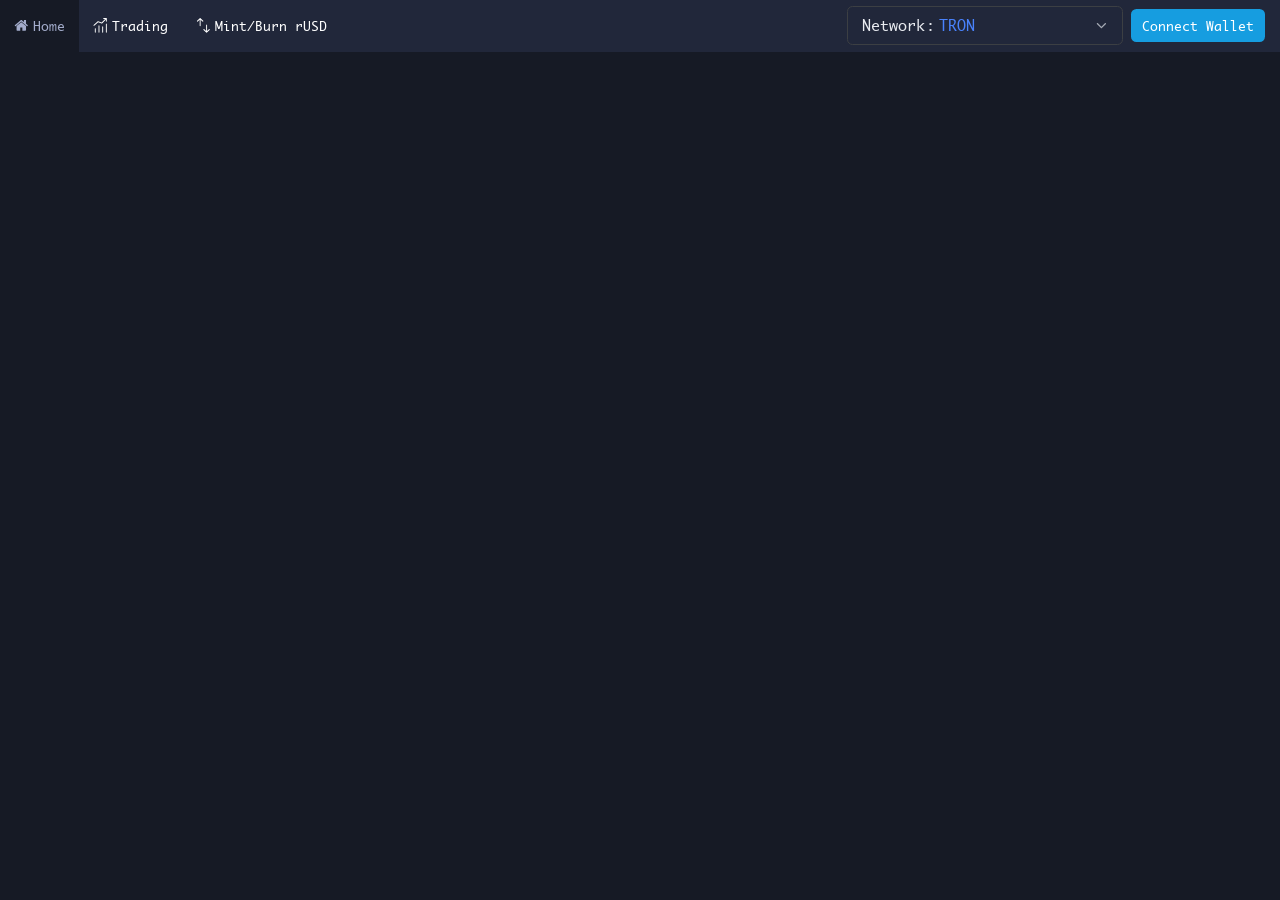
<file: index.html>
<!DOCTYPE html><html><head><meta charSet="utf-8"/><meta name="viewport" content="width=device-width"/><meta name="next-head-count" content="2"/><link rel="preload" href="/_next/static/css/ccac12d07654c556.css" as="style"/><link rel="stylesheet" href="/_next/static/css/ccac12d07654c556.css" data-n-g=""/><noscript data-n-css=""></noscript><script defer="" nomodule="" src="/_next/static/chunks/polyfills-c67a75d1b6f99dc8.js"></script><script src="/_next/static/chunks/webpack-36d12a75f0098f30.js" defer=""></script><script src="/_next/static/chunks/framework-36098b990598bc0c.js" defer=""></script><script src="/_next/static/chunks/main-2cfaf3d7337940ad.js" defer=""></script><script src="/_next/static/chunks/pages/_app-37c47f52ff003537.js" defer=""></script><script src="/_next/static/chunks/814-c52cb89d058b2c96.js" defer=""></script><script src="/_next/static/chunks/53-6a7116f3fd189d65.js" defer=""></script><script src="/_next/static/chunks/pages/index-d5a0bd3989b0d5b6.js" defer=""></script><script src="/_next/static/EcDCRXHR3Z5TCRewIWq68/_buildManifest.js" defer=""></script><script src="/_next/static/EcDCRXHR3Z5TCRewIWq68/_ssgManifest.js" defer=""></script></head><body><div id="__next"><nav style="background-color:#21273a" class="rs-navbar rs-navbar-default"><div class="rs-navbar-nav rs-nav rs-nav-default rs-nav-horizontal"><a aria-selected="true" class="rs-navbar-item rs-navbar-item-active" style="padding:0 15px 0 15px;color:#FFF" href="/"><svg width="1em" height="1em" viewBox="0 0 30 32" fill="currentColor" aria-hidden="true" focusable="false" class="rs-navbar-item-icon rs-icon" aria-label="home" data-category="legacy"><path d="M25.143 17.714v8.571c0 .625-.518 1.143-1.143 1.143h-6.857v-6.857h-4.571v6.857H5.715a1.151 1.151 0 01-1.143-1.143v-8.571c0-.036.018-.071.018-.107l10.268-8.464 10.268 8.464c.018.036.018.071.018.107zm3.982-1.232l-1.107 1.321a.59.59 0 01-.375.196h-.054a.561.561 0 01-.375-.125L14.857 7.57 2.5 17.874a.611.611 0 01-.429.125.594.594 0 01-.375-.196L.589 16.482a.586.586 0 01.071-.804L13.499 4.982c.75-.625 1.964-.625 2.714 0l4.357 3.643V5.143c0-.321.25-.571.571-.571h3.429c.321 0 .571.25.571.571v7.286l3.911 3.25a.585.585 0 01.071.804z"></path></svg>Home<span class="rs-ripple-pond"><span class="rs-ripple"></span></span></a><a class="rs-navbar-item" style="padding:0 15px 0 15px;color:#FFF" href="/trading"><svg width="1em" height="1em" viewBox="0 0 16 16" fill="currentColor" aria-hidden="true" focusable="false" class="rs-navbar-item-icon rs-icon" aria-label="trend" data-category="charts"><path d="M14.5 6a.5.5 0 01.5.5v9a.5.5 0 01-1 0v-9a.5.5 0 01.5-.5zM2.5 11a.5.5 0 01.5.5v4a.5.5 0 01-1 0v-4a.5.5 0 01.5-.5zM6.5 8a.5.5 0 01.5.5v7a.5.5 0 01-1 0v-7a.5.5 0 01.5-.5zM10.5 9a.5.5 0 01.5.5v6a.5.5 0 01-1 0v-6a.5.5 0 01.5-.5zM14.5 0a.5.5 0 01.5.5v3a.5.5 0 01-1 0V1h-2.5a.5.5 0 010-1h3z"></path><path d="M9.374 4.919L13.646.647a.5.5 0 01.707.707l-4.5 4.5a.501.501 0 01-.529.115L5.606 4.575l-4.275 3.8a.5.5 0 11-.664-.748l4.5-4a.499.499 0 01.508-.094L9.374 4.92z"></path></svg>Trading<span class="rs-ripple-pond"><span class="rs-ripple"></span></span></a><a class="rs-navbar-item" style="padding:0 15px 0 15px;color:#FFF" href="/rusd"><svg width="1em" height="1em" viewBox="0 0 16 16" fill="currentColor" aria-hidden="true" focusable="false" class="rs-navbar-item-icon rs-icon" aria-label="dragable" data-category="action"><path d="M11.5 7a.5.5 0 01.5.5v6.632l2.004-1.965a.592.592 0 01.744-.066l.081.066a.563.563 0 01.068.729l-.068.079-2.917 2.859a.593.593 0 01-.264.149L11.55 16h-.099a.588.588 0 01-.363-.165l-2.917-2.859c-.228-.223-.228-.585 0-.809s.597-.223.825 0L11 14.132V7.5a.5.5 0 01.5-.5zM4.55 0a.588.588 0 01.363.165L7.83 3.024c.228.223.228.585 0 .809s-.597.223-.825 0L5.001 1.868V8.5a.5.5 0 01-1 0V1.866L1.997 3.833a.592.592 0 01-.744.066l-.081-.066a.563.563 0 01-.068-.729l.067-.079L4.088.166a.585.585 0 01.363-.165h.099z"></path></svg>Mint/Burn rUSD<span class="rs-ripple-pond"><span class="rs-ripple"></span></span></a></div><div class="rs-navbar-nav rs-navbar-right rs-nav rs-nav-default rs-nav-horizontal"><a href="#" role="button" class="rs-navbar-item"><div class="rs-picker rs-picker-select rs-picker-default rs-picker-toggle-wrapper rs-picker-has-value" style="width:300px;min-width:250px"><div role="combobox" aria-haspopup="listbox" aria-expanded="false" tabindex="0" class="rs-picker-toggle rs-btn rs-btn-default rs-btn-lg"><div class="rs-stack" style="align-items:center"><div class="rs-stack-item"><span class="rs-picker-toggle-label">Network</span></div><div class="rs-stack-item" style="flex-grow:1;overflow:hidden"><input style="pointer-events:none" aria-hidden="true" readonly="" tabindex="-1" class="rs-picker-toggle-textbox rs-picker-toggle-read-only" value="tron"/><span class="rs-picker-toggle-value"><span>TRON</span></span></div><div class="rs-stack-item"><svg width="1em" height="1em" viewBox="0 0 21 32" fill="currentColor" aria-hidden="true" focusable="false" class="rs-picker-toggle-caret rs-icon" aria-label="angle down" data-category="legacy"><path d="M19.196 13.143a.612.612 0 01-.179.411l-8.321 8.321c-.107.107-.268.179-.411.179s-.304-.071-.411-.179l-8.321-8.321c-.107-.107-.179-.268-.179-.411s.071-.304.179-.411l.893-.893a.582.582 0 01.411-.179c.143 0 .304.071.411.179l7.018 7.018 7.018-7.018c.107-.107.268-.179.411-.179s.304.071.411.179l.893.893a.617.617 0 01.179.411z"></path></svg></div></div></div></div> <div><button style="background-color:linear-gradient(transparent, #089a81)" type="button" class="rs-btn rs-btn-primary">Connect Wallet<span class="rs-ripple-pond"><span class="rs-ripple"></span></span></button></div><span class="rs-ripple-pond"><span class="rs-ripple"></span></span></a></div></nav><div class="video-responsive"><iframe width="853" height="480" src="https://www.youtube.com/embed/r2hlTCYfyY8" frameBorder="0" allow="accelerometer; autoplay; clipboard-write; encrypted-media; gyroscope; picture-in-picture" allowfullscreen="" title="Embedded youtube"></iframe></div></div><script id="__NEXT_DATA__" type="application/json">{"props":{"pageProps":{}},"page":"/","query":{},"buildId":"EcDCRXHR3Z5TCRewIWq68","nextExport":true,"autoExport":true,"isFallback":false,"scriptLoader":[]}</script></body></html>
</file>
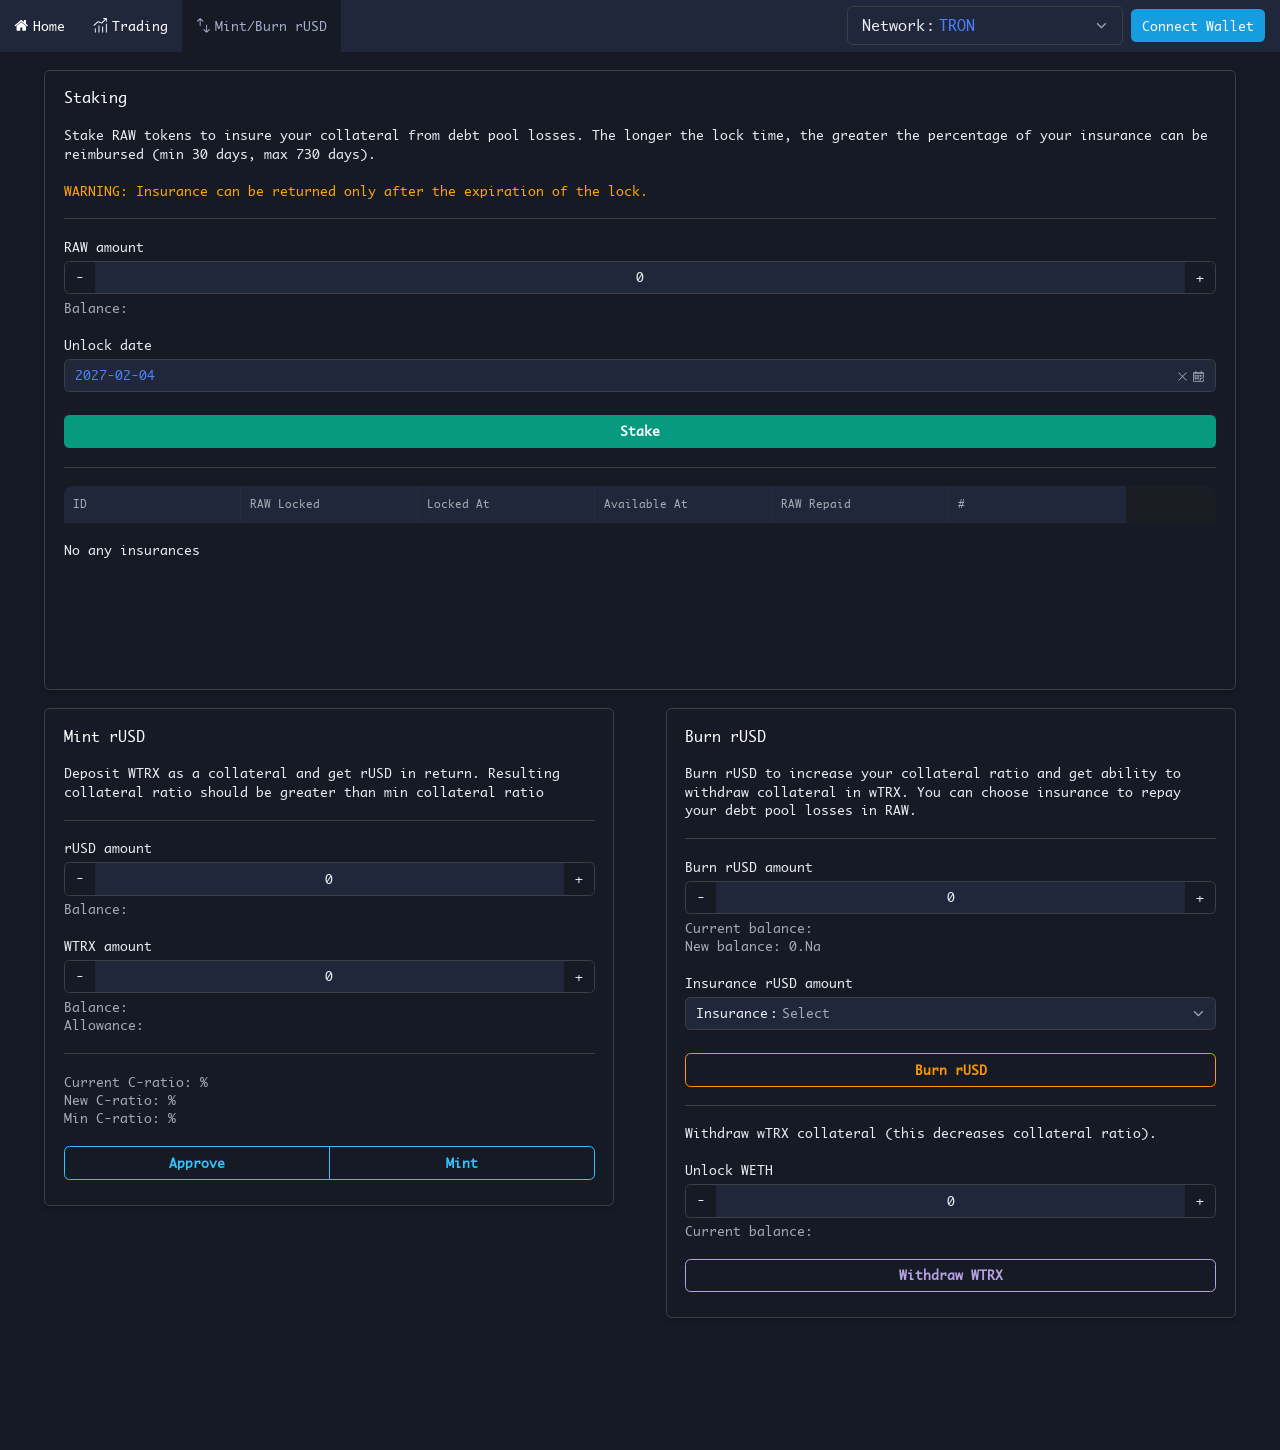
<file: rusd.html>
<!DOCTYPE html><html><head><meta charSet="utf-8"/><meta name="viewport" content="width=device-width"/><meta name="next-head-count" content="2"/><link rel="preload" href="/_next/static/css/ccac12d07654c556.css" as="style"/><link rel="stylesheet" href="/_next/static/css/ccac12d07654c556.css" data-n-g=""/><noscript data-n-css=""></noscript><script defer="" nomodule="" src="/_next/static/chunks/polyfills-c67a75d1b6f99dc8.js"></script><script src="/_next/static/chunks/webpack-36d12a75f0098f30.js" defer=""></script><script src="/_next/static/chunks/framework-36098b990598bc0c.js" defer=""></script><script src="/_next/static/chunks/main-2cfaf3d7337940ad.js" defer=""></script><script src="/_next/static/chunks/pages/_app-37c47f52ff003537.js" defer=""></script><script src="/_next/static/chunks/814-c52cb89d058b2c96.js" defer=""></script><script src="/_next/static/chunks/339-dd5eca967100513e.js" defer=""></script><script src="/_next/static/chunks/799-f7508aeb31880794.js" defer=""></script><script src="/_next/static/chunks/53-6a7116f3fd189d65.js" defer=""></script><script src="/_next/static/chunks/pages/rusd-cb16e3e07a14f7f9.js" defer=""></script><script src="/_next/static/EcDCRXHR3Z5TCRewIWq68/_buildManifest.js" defer=""></script><script src="/_next/static/EcDCRXHR3Z5TCRewIWq68/_ssgManifest.js" defer=""></script></head><body><div id="__next"><nav style="background-color:#21273a" class="rs-navbar rs-navbar-default"><div class="rs-navbar-nav rs-nav rs-nav-default rs-nav-horizontal"><a class="rs-navbar-item" style="padding:0 15px 0 15px;color:#FFF" href="/"><svg width="1em" height="1em" viewBox="0 0 30 32" fill="currentColor" aria-hidden="true" focusable="false" class="rs-navbar-item-icon rs-icon" aria-label="home" data-category="legacy"><path d="M25.143 17.714v8.571c0 .625-.518 1.143-1.143 1.143h-6.857v-6.857h-4.571v6.857H5.715a1.151 1.151 0 01-1.143-1.143v-8.571c0-.036.018-.071.018-.107l10.268-8.464 10.268 8.464c.018.036.018.071.018.107zm3.982-1.232l-1.107 1.321a.59.59 0 01-.375.196h-.054a.561.561 0 01-.375-.125L14.857 7.57 2.5 17.874a.611.611 0 01-.429.125.594.594 0 01-.375-.196L.589 16.482a.586.586 0 01.071-.804L13.499 4.982c.75-.625 1.964-.625 2.714 0l4.357 3.643V5.143c0-.321.25-.571.571-.571h3.429c.321 0 .571.25.571.571v7.286l3.911 3.25a.585.585 0 01.071.804z"></path></svg>Home<span class="rs-ripple-pond"><span class="rs-ripple"></span></span></a><a class="rs-navbar-item" style="padding:0 15px 0 15px;color:#FFF" href="/trading"><svg width="1em" height="1em" viewBox="0 0 16 16" fill="currentColor" aria-hidden="true" focusable="false" class="rs-navbar-item-icon rs-icon" aria-label="trend" data-category="charts"><path d="M14.5 6a.5.5 0 01.5.5v9a.5.5 0 01-1 0v-9a.5.5 0 01.5-.5zM2.5 11a.5.5 0 01.5.5v4a.5.5 0 01-1 0v-4a.5.5 0 01.5-.5zM6.5 8a.5.5 0 01.5.5v7a.5.5 0 01-1 0v-7a.5.5 0 01.5-.5zM10.5 9a.5.5 0 01.5.5v6a.5.5 0 01-1 0v-6a.5.5 0 01.5-.5zM14.5 0a.5.5 0 01.5.5v3a.5.5 0 01-1 0V1h-2.5a.5.5 0 010-1h3z"></path><path d="M9.374 4.919L13.646.647a.5.5 0 01.707.707l-4.5 4.5a.501.501 0 01-.529.115L5.606 4.575l-4.275 3.8a.5.5 0 11-.664-.748l4.5-4a.499.499 0 01.508-.094L9.374 4.92z"></path></svg>Trading<span class="rs-ripple-pond"><span class="rs-ripple"></span></span></a><a aria-selected="true" class="rs-navbar-item rs-navbar-item-active" style="padding:0 15px 0 15px;color:#FFF" href="/rusd"><svg width="1em" height="1em" viewBox="0 0 16 16" fill="currentColor" aria-hidden="true" focusable="false" class="rs-navbar-item-icon rs-icon" aria-label="dragable" data-category="action"><path d="M11.5 7a.5.5 0 01.5.5v6.632l2.004-1.965a.592.592 0 01.744-.066l.081.066a.563.563 0 01.068.729l-.068.079-2.917 2.859a.593.593 0 01-.264.149L11.55 16h-.099a.588.588 0 01-.363-.165l-2.917-2.859c-.228-.223-.228-.585 0-.809s.597-.223.825 0L11 14.132V7.5a.5.5 0 01.5-.5zM4.55 0a.588.588 0 01.363.165L7.83 3.024c.228.223.228.585 0 .809s-.597.223-.825 0L5.001 1.868V8.5a.5.5 0 01-1 0V1.866L1.997 3.833a.592.592 0 01-.744.066l-.081-.066a.563.563 0 01-.068-.729l.067-.079L4.088.166a.585.585 0 01.363-.165h.099z"></path></svg>Mint/Burn rUSD<span class="rs-ripple-pond"><span class="rs-ripple"></span></span></a></div><div class="rs-navbar-nav rs-navbar-right rs-nav rs-nav-default rs-nav-horizontal"><a href="#" role="button" class="rs-navbar-item"><div class="rs-picker rs-picker-select rs-picker-default rs-picker-toggle-wrapper rs-picker-has-value" style="width:300px;min-width:250px"><div role="combobox" aria-haspopup="listbox" aria-expanded="false" tabindex="0" class="rs-picker-toggle rs-btn rs-btn-default rs-btn-lg"><div class="rs-stack" style="align-items:center"><div class="rs-stack-item"><span class="rs-picker-toggle-label">Network</span></div><div class="rs-stack-item" style="flex-grow:1;overflow:hidden"><input style="pointer-events:none" aria-hidden="true" readonly="" tabindex="-1" class="rs-picker-toggle-textbox rs-picker-toggle-read-only" value="tron"/><span class="rs-picker-toggle-value"><span>TRON</span></span></div><div class="rs-stack-item"><svg width="1em" height="1em" viewBox="0 0 21 32" fill="currentColor" aria-hidden="true" focusable="false" class="rs-picker-toggle-caret rs-icon" aria-label="angle down" data-category="legacy"><path d="M19.196 13.143a.612.612 0 01-.179.411l-8.321 8.321c-.107.107-.268.179-.411.179s-.304-.071-.411-.179l-8.321-8.321c-.107-.107-.179-.268-.179-.411s.071-.304.179-.411l.893-.893a.582.582 0 01.411-.179c.143 0 .304.071.411.179l7.018 7.018 7.018-7.018c.107-.107.268-.179.411-.179s.304.071.411.179l.893.893a.617.617 0 01.179.411z"></path></svg></div></div></div></div> <div><button style="background-color:linear-gradient(transparent, #089a81)" type="button" class="rs-btn rs-btn-primary">Connect Wallet<span class="rs-ripple-pond"><span class="rs-ripple"></span></span></button></div><span class="rs-ripple-pond"><span class="rs-ripple"></span></span></a></div></nav><div style="padding:20px"><div class="rs-flex-box-grid rs-flex-box-grid-top rs-flex-box-grid-space-around"><div class="rs-flex-box-grid-item rs-flex-box-grid-item-23"><div class="rs-panel rs-panel-bordered rs-panel-shaded"><div aria-expanded="false" class="rs-panel-header" tabindex="-1"><span class="rs-panel-title" role="presentation"><span class="collapsed">Staking</span></span></div><div role="region" class="rs-panel-body"><p>Stake RAW tokens to insure your collateral from debt pool losses. The longer the lock time, the greater the percentage of your insurance can be reimbursed (min 30 days, max 730 days).<br/><br/><span style="color:orange">WARNING: Insurance can be returned only after the expiration of the lock.</span></p><hr/><div class="rs-form-group" role="group"><label id="_-control-label" for="_" class="rs-form-control-label">RAW amount</label><div style="margin-top:5px;margin-bottom:5px" class="rs-input-group"><button type="button" class="rs-input-group-addon rs-input-group-btn rs-btn rs-btn-default">-<span class="rs-ripple-pond"><span class="rs-ripple"></span></span></button><div class="no-arrows-input-number rs-input-number rs-input-group"><input autoComplete="off" step="1" class="rs-input" type="number" id="_" value="0"/><span class="rs-input-number-btn-group-vertical"><button tabindex="-1" aria-label="Increment" type="button" aria-disabled="false" class="rs-input-number-touchspin-up rs-btn rs-btn-subtle"><svg width="1em" height="1em" viewBox="0 0 21 32" fill="currentColor" aria-hidden="true" focusable="false" class="rs-icon" aria-label="angle up" data-category="legacy"><path d="M19.196 21.143a.612.612 0 01-.179.411l-.893.893a.582.582 0 01-.411.179.612.612 0 01-.411-.179l-7.018-7.018-7.018 7.018c-.107.107-.268.179-.411.179s-.304-.071-.411-.179l-.893-.893c-.107-.107-.179-.268-.179-.411s.071-.304.179-.411l8.321-8.321c.107-.107.268-.179.411-.179s.304.071.411.179l8.321 8.321a.617.617 0 01.179.411z"></path></svg><span class="rs-ripple-pond"><span class="rs-ripple"></span></span></button><button tabindex="-1" aria-label="Decrement" type="button" aria-disabled="false" class="rs-input-number-touchspin-down rs-btn rs-btn-subtle"><svg width="1em" height="1em" viewBox="0 0 21 32" fill="currentColor" aria-hidden="true" focusable="false" class="rs-icon" aria-label="angle down" data-category="legacy"><path d="M19.196 13.143a.612.612 0 01-.179.411l-8.321 8.321c-.107.107-.268.179-.411.179s-.304-.071-.411-.179l-8.321-8.321c-.107-.107-.179-.268-.179-.411s.071-.304.179-.411l.893-.893a.582.582 0 01.411-.179c.143 0 .304.071.411.179l7.018 7.018 7.018-7.018c.107-.107.268-.179.411-.179s.304.071.411.179l.893.893a.617.617 0 01.179.411z"></path></svg><span class="rs-ripple-pond"><span class="rs-ripple"></span></span></button></span></div><button type="button" class="rs-input-group-addon rs-input-group-btn rs-btn rs-btn-default">+<span class="rs-ripple-pond"><span class="rs-ripple"></span></span></button></div><span id="_-help-text" class="rs-form-help-text">Balance: </span></div><br/><div class="rs-form-group" role="group"><label id="_-control-label" for="_" class="rs-form-control-label">Unlock date</label><div class="rs-picker rs-picker-date rs-picker-default rs-picker-toggle-wrapper rs-picker-has-value rs-picker-cleanable rs-picker-block" style="margin-top:5px;margin-bottom:5px"><div role="combobox" aria-haspopup="dialog" aria-expanded="false" tabindex="-1" class="rs-picker-toggle rs-btn rs-btn-default"><div class="rs-stack" style="align-items:center"><div class="rs-stack-item" style="flex-grow:1;overflow:hidden"><input aria-hidden="true" readonly="" tabindex="0" class="rs-picker-toggle-textbox rs-picker-toggle-read-only" placeholder="yyyy-MM-dd" value="2023-01-14"/><span class="rs-picker-toggle-value" aria-placeholder="2023-01-14">2023-01-14</span></div><div class="rs-stack-item"><span role="button" tabindex="-1" class="rs-picker-toggle-clean rs-btn-close" title="Clear" aria-label="Clear"><svg width="1em" height="1em" viewBox="0 0 16 16" fill="currentColor" aria-hidden="true" focusable="false" class="rs-icon" aria-label="close" data-category="application"><path d="M2.784 2.089l.069.058 5.146 5.147 5.146-5.147a.5.5 0 01.765.638l-.058.069L8.705 8l5.147 5.146a.5.5 0 01-.638.765l-.069-.058-5.146-5.147-5.146 5.147a.5.5 0 01-.765-.638l.058-.069L7.293 8 2.146 2.854a.5.5 0 01.638-.765z"></path></svg></span></div><div class="rs-stack-item"><svg width="1em" height="1em" viewBox="0 0 14 14" fill="currentColor" aria-hidden="true" focusable="false" class="rs-picker-toggle-caret rs-icon" aria-label="calendar" data-category="legacy"><path d="M1 4v8.5a.5.5 0 00.5.5H8c0-.128.049-.256.146-.354.555-.555.854-1.6.854-3.146a.5.5 0 01.621-.485l.119.03A2.623 2.623 0 0012.999 6.5V4h-12zm3-2h6V0h1v2h1.5A1.5 1.5 0 0114 3.5v3a3.623 3.623 0 01-4.015 3.603c-.064 1.245-.335 2.212-.831 2.898H12.5a.5.5 0 00.5-.5v-2a.5.5 0 011 0v2a1.5 1.5 0 01-1.5 1.5h-11a1.5 1.5 0 01-1.5-1.5v-9a1.5 1.5 0 011.5-1.5H3v-2h1v2zm5 4V5h1v1h2v1h-2v1H9V7H7v2h1v1H7v2H6v-2H4v2H3v-2H1V9h2V7H1V6h2V5h1v1h2V5h1v1h2zM6 9V7H4v2h2z"></path></svg></div></div></div></div></div><br/><button style="background-color:#089a81;border-width:2px" type="button" class="rs-btn rs-btn-primary rs-btn-green rs-btn-block"><b>Stake</b><span class="rs-ripple-pond"><span class="rs-ripple"></span></span></button><hr/><div role="grid" aria-rowcount="1" aria-colcount="6" class="rs-table rs-table-hover rs-table-cell-bordered" style="width:auto;height:200px;border-radius:10px"><div role="rowgroup" class="rs-table-header-row-wrapper"><div role="row" aria-rowindex="1" class="rs-table-row rs-table-row-header" style="min-width:920px;height:40px;transform:translate3d(0px,0px,0);backface-visibility:hidden"><div class="rs-table-cell-group rs-table-cell-group-scroll" style="transform:translate3d(0px,0px,0);backface-visibility:hidden"><div class="rs-table-cell-header"><div role="columnheader" aria-colindex="1" class="rs-table-cell rs-table-cell-first" style="width:170px;height:40px;z-index:0;left:0"><div class="rs-table-cell-content" style="width:170px;height:40px;text-align:left;display:table-cell;vertical-align:middle">ID</div></div></div><div class="rs-table-cell-header"><div role="columnheader" aria-colindex="2" class="rs-table-cell" style="width:100px;height:40px;z-index:0;left:170px"><div class="rs-table-cell-content" style="width:100px;height:40px;display:table-cell;vertical-align:middle">RAW Locked</div></div></div><div class="rs-table-cell-header"><div role="columnheader" aria-colindex="3" class="rs-table-cell" style="width:200px;height:40px;z-index:0;left:270px"><div class="rs-table-cell-content" style="width:200px;height:40px;display:table-cell;vertical-align:middle">Locked At</div></div></div><div class="rs-table-cell-header"><div role="columnheader" aria-colindex="4" class="rs-table-cell" style="width:150px;height:40px;z-index:0;left:470px"><div class="rs-table-cell-content" style="width:150px;height:40px;display:table-cell;vertical-align:middle">Available At</div></div></div><div class="rs-table-cell-header"><div role="columnheader" aria-colindex="5" class="rs-table-cell" style="width:150px;height:40px;z-index:0;left:620px"><div class="rs-table-cell-content" style="width:150px;height:40px;display:table-cell;vertical-align:middle">RAW Repaid</div></div></div><div class="rs-table-cell-header"><div role="columnheader" aria-colindex="6" class="rs-table-cell rs-table-cell-last" style="width:150px;height:40px;z-index:0;left:770px"><div class="rs-table-cell-content" style="width:150px;height:40px;display:table-cell;vertical-align:middle">#</div></div></div></div></div></div><div role="rowgroup" class="rs-table-body-row-wrapper" style="top:40px;height:160px"><div style="position:absolute;height:0;min-height:200px" class="rs-table-body-wheel-area"></div><span style="align-content:center"><br/>No any insurances</span><div class="rs-table-loader-wrapper"><div class="rs-table-loader"><i class="rs-table-loader-icon"></i><span class="rs-table-loader-text">Loading...</span></div></div></div><div class="rs-table-mouse-area" style="height:200px"><span style="height:39px"></span></div></div></div></div></div></div><br/><div class="rs-flex-box-grid rs-flex-box-grid-top rs-flex-box-grid-space-around"><div class="rs-flex-box-grid-item rs-flex-box-grid-item-11"><div class="rs-panel rs-panel-bordered rs-panel-shaded"><div aria-expanded="false" class="rs-panel-header" tabindex="-1"><span class="rs-panel-title" role="presentation"><span class="collapsed">Mint rUSD</span></span></div><div role="region" class="rs-panel-body"><p>Deposit WTRX as a collateral and get rUSD in return. Resulting collateral ratio should be greater than min collateral ratio</p><hr/><div class="rs-form-group" role="group"><label id="_-control-label" for="_" class="rs-form-control-label">rUSD amount</label><div style="margin-top:5px;margin-bottom:5px" class="rs-input-group"><button type="button" class="rs-input-group-addon rs-input-group-btn rs-btn rs-btn-default">-<span class="rs-ripple-pond"><span class="rs-ripple"></span></span></button><div class="no-arrows-input-number rs-input-number rs-input-group"><input autoComplete="off" step="0.1" class="rs-input" type="number" id="_" value="0"/><span class="rs-input-number-btn-group-vertical"><button tabindex="-1" aria-label="Increment" type="button" aria-disabled="false" class="rs-input-number-touchspin-up rs-btn rs-btn-subtle"><svg width="1em" height="1em" viewBox="0 0 21 32" fill="currentColor" aria-hidden="true" focusable="false" class="rs-icon" aria-label="angle up" data-category="legacy"><path d="M19.196 21.143a.612.612 0 01-.179.411l-.893.893a.582.582 0 01-.411.179.612.612 0 01-.411-.179l-7.018-7.018-7.018 7.018c-.107.107-.268.179-.411.179s-.304-.071-.411-.179l-.893-.893c-.107-.107-.179-.268-.179-.411s.071-.304.179-.411l8.321-8.321c.107-.107.268-.179.411-.179s.304.071.411.179l8.321 8.321a.617.617 0 01.179.411z"></path></svg><span class="rs-ripple-pond"><span class="rs-ripple"></span></span></button><button tabindex="-1" aria-label="Decrement" type="button" aria-disabled="false" class="rs-input-number-touchspin-down rs-btn rs-btn-subtle"><svg width="1em" height="1em" viewBox="0 0 21 32" fill="currentColor" aria-hidden="true" focusable="false" class="rs-icon" aria-label="angle down" data-category="legacy"><path d="M19.196 13.143a.612.612 0 01-.179.411l-8.321 8.321c-.107.107-.268.179-.411.179s-.304-.071-.411-.179l-8.321-8.321c-.107-.107-.179-.268-.179-.411s.071-.304.179-.411l.893-.893a.582.582 0 01.411-.179c.143 0 .304.071.411.179l7.018 7.018 7.018-7.018c.107-.107.268-.179.411-.179s.304.071.411.179l.893.893a.617.617 0 01.179.411z"></path></svg><span class="rs-ripple-pond"><span class="rs-ripple"></span></span></button></span></div><button type="button" class="rs-input-group-addon rs-input-group-btn rs-btn rs-btn-default">+<span class="rs-ripple-pond"><span class="rs-ripple"></span></span></button></div><span id="_-help-text" class="rs-form-help-text">Balance: </span></div><br/><div class="rs-form-group" role="group"><label id="_-control-label" for="_" class="rs-form-control-label">WTRX amount</label><div style="margin-top:5px;margin-bottom:5px" class="rs-input-group"><button type="button" class="rs-input-group-addon rs-input-group-btn rs-btn rs-btn-default">-<span class="rs-ripple-pond"><span class="rs-ripple"></span></span></button><div class="no-arrows-input-number rs-input-number rs-input-group"><input autoComplete="off" step="0.1" class="rs-input" type="number" id="_" value="0"/><span class="rs-input-number-btn-group-vertical"><button tabindex="-1" aria-label="Increment" type="button" aria-disabled="false" class="rs-input-number-touchspin-up rs-btn rs-btn-subtle"><svg width="1em" height="1em" viewBox="0 0 21 32" fill="currentColor" aria-hidden="true" focusable="false" class="rs-icon" aria-label="angle up" data-category="legacy"><path d="M19.196 21.143a.612.612 0 01-.179.411l-.893.893a.582.582 0 01-.411.179.612.612 0 01-.411-.179l-7.018-7.018-7.018 7.018c-.107.107-.268.179-.411.179s-.304-.071-.411-.179l-.893-.893c-.107-.107-.179-.268-.179-.411s.071-.304.179-.411l8.321-8.321c.107-.107.268-.179.411-.179s.304.071.411.179l8.321 8.321a.617.617 0 01.179.411z"></path></svg><span class="rs-ripple-pond"><span class="rs-ripple"></span></span></button><button tabindex="-1" aria-label="Decrement" type="button" aria-disabled="false" class="rs-input-number-touchspin-down rs-btn rs-btn-subtle"><svg width="1em" height="1em" viewBox="0 0 21 32" fill="currentColor" aria-hidden="true" focusable="false" class="rs-icon" aria-label="angle down" data-category="legacy"><path d="M19.196 13.143a.612.612 0 01-.179.411l-8.321 8.321c-.107.107-.268.179-.411.179s-.304-.071-.411-.179l-8.321-8.321c-.107-.107-.179-.268-.179-.411s.071-.304.179-.411l.893-.893a.582.582 0 01.411-.179c.143 0 .304.071.411.179l7.018 7.018 7.018-7.018c.107-.107.268-.179.411-.179s.304.071.411.179l.893.893a.617.617 0 01.179.411z"></path></svg><span class="rs-ripple-pond"><span class="rs-ripple"></span></span></button></span></div><button type="button" class="rs-input-group-addon rs-input-group-btn rs-btn rs-btn-default">+<span class="rs-ripple-pond"><span class="rs-ripple"></span></span></button></div><span id="_-help-text" class="rs-form-help-text">Balance: </span><span id="_-help-text" class="rs-form-help-text">Allowance: </span><hr/><span id="_-help-text" class="rs-form-help-text">Current C-ratio: <!-- -->%</span><span id="_-help-text" class="rs-form-help-text">New C-ratio:<!-- --> <!-- -->%</span><span id="_-help-text" class="rs-form-help-text">Min C-ratio: <!-- -->%</span></div><br/><div role="group" class="rs-btn-group rs-btn-group-justified"><button style="margin-bottom:7px;border-width:2px" type="button" aria-disabled="false" class="rs-btn rs-btn-ghost"><b>Approve</b></button><button style="margin-bottom:7px;border-width:2px" type="button" aria-disabled="false" class="rs-btn rs-btn-ghost"><b>Mint</b></button></div></div></div></div><div class="rs-flex-box-grid-item rs-flex-box-grid-item-11"><div class="rs-panel rs-panel-bordered rs-panel-shaded"><div aria-expanded="false" class="rs-panel-header" tabindex="-1"><span class="rs-panel-title" role="presentation"><span class="collapsed">Burn rUSD</span></span></div><div role="region" class="rs-panel-body"><p>Burn rUSD to increase your collateral ratio and get ability to withdraw collateral in wTRX. You can choose insurance to repay your debt pool losses in RAW.</p><hr/><div class="rs-form-group" role="group"><label id="_-control-label" for="_" class="rs-form-control-label">Burn rUSD amount</label><div style="margin-top:5px;margin-bottom:5px" class="rs-input-group"><button type="button" class="rs-input-group-addon rs-input-group-btn rs-btn rs-btn-default">-<span class="rs-ripple-pond"><span class="rs-ripple"></span></span></button><div class="no-arrows-input-number rs-input-number rs-input-group"><input autoComplete="off" step="0.1" class="rs-input" type="number" id="_" value="0"/><span class="rs-input-number-btn-group-vertical"><button tabindex="-1" aria-label="Increment" type="button" aria-disabled="false" class="rs-input-number-touchspin-up rs-btn rs-btn-subtle"><svg width="1em" height="1em" viewBox="0 0 21 32" fill="currentColor" aria-hidden="true" focusable="false" class="rs-icon" aria-label="angle up" data-category="legacy"><path d="M19.196 21.143a.612.612 0 01-.179.411l-.893.893a.582.582 0 01-.411.179.612.612 0 01-.411-.179l-7.018-7.018-7.018 7.018c-.107.107-.268.179-.411.179s-.304-.071-.411-.179l-.893-.893c-.107-.107-.179-.268-.179-.411s.071-.304.179-.411l8.321-8.321c.107-.107.268-.179.411-.179s.304.071.411.179l8.321 8.321a.617.617 0 01.179.411z"></path></svg><span class="rs-ripple-pond"><span class="rs-ripple"></span></span></button><button tabindex="-1" aria-label="Decrement" type="button" aria-disabled="false" class="rs-input-number-touchspin-down rs-btn rs-btn-subtle"><svg width="1em" height="1em" viewBox="0 0 21 32" fill="currentColor" aria-hidden="true" focusable="false" class="rs-icon" aria-label="angle down" data-category="legacy"><path d="M19.196 13.143a.612.612 0 01-.179.411l-8.321 8.321c-.107.107-.268.179-.411.179s-.304-.071-.411-.179l-8.321-8.321c-.107-.107-.179-.268-.179-.411s.071-.304.179-.411l.893-.893a.582.582 0 01.411-.179c.143 0 .304.071.411.179l7.018 7.018 7.018-7.018c.107-.107.268-.179.411-.179s.304.071.411.179l.893.893a.617.617 0 01.179.411z"></path></svg><span class="rs-ripple-pond"><span class="rs-ripple"></span></span></button></span></div><button type="button" class="rs-input-group-addon rs-input-group-btn rs-btn rs-btn-default">+<span class="rs-ripple-pond"><span class="rs-ripple"></span></span></button></div><span id="_-help-text" class="rs-form-help-text">Current balance: </span><span id="_-help-text" class="rs-form-help-text">New balance: <!-- -->0.Na</span></div><br/><div class="rs-form-group" role="group"><label id="_-control-label" for="_" class="rs-form-control-label">Insurance rUSD amount</label><div style="margin-top:5px;margin-bottom:5px"><div class="rs-picker rs-picker-select rs-picker-default rs-picker-toggle-wrapper rs-picker-cleanable rs-picker-block"><div role="combobox" aria-haspopup="listbox" aria-expanded="false" tabindex="0" class="rs-picker-toggle rs-btn rs-btn-default"><div class="rs-stack" style="align-items:center"><div class="rs-stack-item"><span class="rs-picker-toggle-label">Insurance</span></div><div class="rs-stack-item" style="flex-grow:1;overflow:hidden"><input style="pointer-events:none" aria-hidden="true" readonly="" tabindex="-1" class="rs-picker-toggle-textbox rs-picker-toggle-read-only" value="0x0000000000000000000000000000000000000000000000000000000000000000"/><span class="rs-picker-toggle-placeholder" aria-placeholder="Select">Select</span></div><div class="rs-stack-item"><svg width="1em" height="1em" viewBox="0 0 21 32" fill="currentColor" aria-hidden="true" focusable="false" class="rs-picker-toggle-caret rs-icon" aria-label="angle down" data-category="legacy"><path d="M19.196 13.143a.612.612 0 01-.179.411l-8.321 8.321c-.107.107-.268.179-.411.179s-.304-.071-.411-.179l-8.321-8.321c-.107-.107-.179-.268-.179-.411s.071-.304.179-.411l.893-.893a.582.582 0 01.411-.179c.143 0 .304.071.411.179l7.018 7.018 7.018-7.018c.107-.107.268-.179.411-.179s.304.071.411.179l.893.893a.617.617 0 01.179.411z"></path></svg></div></div></div></div></div></div><br/><button style="margin-bottom:7px;border-width:2px" type="button" class="rs-btn rs-btn-ghost rs-btn-orange rs-btn-block"><b>Burn rUSD</b></button><hr/><p>Withdraw wTRX collateral (this decreases collateral ratio).</p><br/><div class="rs-form-group" role="group"><label id="_-control-label" for="_" class="rs-form-control-label">Unlock WETH</label><div style="margin-top:5px;margin-bottom:5px" class="rs-input-group"><button type="button" class="rs-input-group-addon rs-input-group-btn rs-btn rs-btn-default">-<span class="rs-ripple-pond"><span class="rs-ripple"></span></span></button><div class="no-arrows-input-number rs-input-number rs-input-group"><input autoComplete="off" step="0.01" class="rs-input" type="number" id="_" value="0"/><span class="rs-input-number-btn-group-vertical"><button tabindex="-1" aria-label="Increment" type="button" aria-disabled="false" class="rs-input-number-touchspin-up rs-btn rs-btn-subtle"><svg width="1em" height="1em" viewBox="0 0 21 32" fill="currentColor" aria-hidden="true" focusable="false" class="rs-icon" aria-label="angle up" data-category="legacy"><path d="M19.196 21.143a.612.612 0 01-.179.411l-.893.893a.582.582 0 01-.411.179.612.612 0 01-.411-.179l-7.018-7.018-7.018 7.018c-.107.107-.268.179-.411.179s-.304-.071-.411-.179l-.893-.893c-.107-.107-.179-.268-.179-.411s.071-.304.179-.411l8.321-8.321c.107-.107.268-.179.411-.179s.304.071.411.179l8.321 8.321a.617.617 0 01.179.411z"></path></svg><span class="rs-ripple-pond"><span class="rs-ripple"></span></span></button><button tabindex="-1" aria-label="Decrement" type="button" aria-disabled="false" class="rs-input-number-touchspin-down rs-btn rs-btn-subtle"><svg width="1em" height="1em" viewBox="0 0 21 32" fill="currentColor" aria-hidden="true" focusable="false" class="rs-icon" aria-label="angle down" data-category="legacy"><path d="M19.196 13.143a.612.612 0 01-.179.411l-8.321 8.321c-.107.107-.268.179-.411.179s-.304-.071-.411-.179l-8.321-8.321c-.107-.107-.179-.268-.179-.411s.071-.304.179-.411l.893-.893a.582.582 0 01.411-.179c.143 0 .304.071.411.179l7.018 7.018 7.018-7.018c.107-.107.268-.179.411-.179s.304.071.411.179l.893.893a.617.617 0 01.179.411z"></path></svg><span class="rs-ripple-pond"><span class="rs-ripple"></span></span></button></span></div><button type="button" class="rs-input-group-addon rs-input-group-btn rs-btn rs-btn-default">+<span class="rs-ripple-pond"><span class="rs-ripple"></span></span></button></div><span id="_-help-text" class="rs-form-help-text">Current balance: </span></div><br/><button style="margin-bottom:7px;border-width:2px;border-color:#b6a1e3;color:#b6a1e3" type="button" class="rs-btn rs-btn-ghost rs-btn-violet rs-btn-block"><b>Withdraw WTRX</b></button></div></div></div></div></div></div><script id="__NEXT_DATA__" type="application/json">{"props":{"pageProps":{}},"page":"/rusd","query":{},"buildId":"EcDCRXHR3Z5TCRewIWq68","nextExport":true,"autoExport":true,"isFallback":false,"scriptLoader":[]}</script></body></html>
</file>
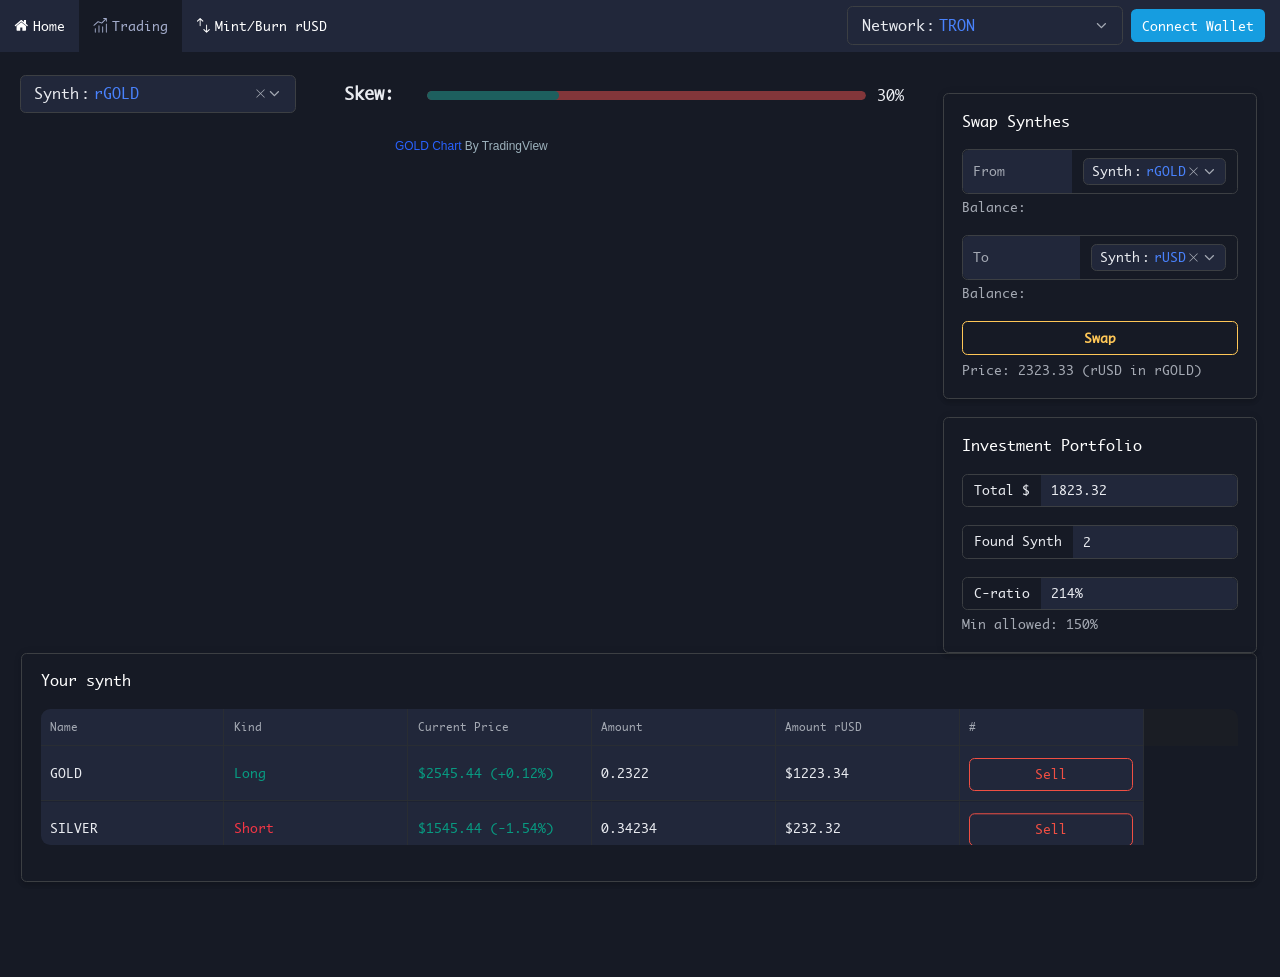
<file: trading.html>
<!DOCTYPE html><html><head><meta charSet="utf-8"/><meta name="viewport" content="width=device-width"/><meta name="next-head-count" content="2"/><link rel="preload" href="/_next/static/css/ccac12d07654c556.css" as="style"/><link rel="stylesheet" href="/_next/static/css/ccac12d07654c556.css" data-n-g=""/><noscript data-n-css=""></noscript><script defer="" nomodule="" src="/_next/static/chunks/polyfills-c67a75d1b6f99dc8.js"></script><script src="/_next/static/chunks/webpack-36d12a75f0098f30.js" defer=""></script><script src="/_next/static/chunks/framework-36098b990598bc0c.js" defer=""></script><script src="/_next/static/chunks/main-2cfaf3d7337940ad.js" defer=""></script><script src="/_next/static/chunks/pages/_app-37c47f52ff003537.js" defer=""></script><script src="/_next/static/chunks/814-c52cb89d058b2c96.js" defer=""></script><script src="/_next/static/chunks/339-dd5eca967100513e.js" defer=""></script><script src="/_next/static/chunks/867-3c5f357a5bd82ff3.js" defer=""></script><script src="/_next/static/chunks/53-6a7116f3fd189d65.js" defer=""></script><script src="/_next/static/chunks/pages/trading-f4a511ce02e8bcb2.js" defer=""></script><script src="/_next/static/EcDCRXHR3Z5TCRewIWq68/_buildManifest.js" defer=""></script><script src="/_next/static/EcDCRXHR3Z5TCRewIWq68/_ssgManifest.js" defer=""></script></head><body><div id="__next"><nav style="background-color:#21273a" class="rs-navbar rs-navbar-default"><div class="rs-navbar-nav rs-nav rs-nav-default rs-nav-horizontal"><a class="rs-navbar-item" style="padding:0 15px 0 15px;color:#FFF" href="/"><svg width="1em" height="1em" viewBox="0 0 30 32" fill="currentColor" aria-hidden="true" focusable="false" class="rs-navbar-item-icon rs-icon" aria-label="home" data-category="legacy"><path d="M25.143 17.714v8.571c0 .625-.518 1.143-1.143 1.143h-6.857v-6.857h-4.571v6.857H5.715a1.151 1.151 0 01-1.143-1.143v-8.571c0-.036.018-.071.018-.107l10.268-8.464 10.268 8.464c.018.036.018.071.018.107zm3.982-1.232l-1.107 1.321a.59.59 0 01-.375.196h-.054a.561.561 0 01-.375-.125L14.857 7.57 2.5 17.874a.611.611 0 01-.429.125.594.594 0 01-.375-.196L.589 16.482a.586.586 0 01.071-.804L13.499 4.982c.75-.625 1.964-.625 2.714 0l4.357 3.643V5.143c0-.321.25-.571.571-.571h3.429c.321 0 .571.25.571.571v7.286l3.911 3.25a.585.585 0 01.071.804z"></path></svg>Home<span class="rs-ripple-pond"><span class="rs-ripple"></span></span></a><a aria-selected="true" class="rs-navbar-item rs-navbar-item-active" style="padding:0 15px 0 15px;color:#FFF" href="/trading"><svg width="1em" height="1em" viewBox="0 0 16 16" fill="currentColor" aria-hidden="true" focusable="false" class="rs-navbar-item-icon rs-icon" aria-label="trend" data-category="charts"><path d="M14.5 6a.5.5 0 01.5.5v9a.5.5 0 01-1 0v-9a.5.5 0 01.5-.5zM2.5 11a.5.5 0 01.5.5v4a.5.5 0 01-1 0v-4a.5.5 0 01.5-.5zM6.5 8a.5.5 0 01.5.5v7a.5.5 0 01-1 0v-7a.5.5 0 01.5-.5zM10.5 9a.5.5 0 01.5.5v6a.5.5 0 01-1 0v-6a.5.5 0 01.5-.5zM14.5 0a.5.5 0 01.5.5v3a.5.5 0 01-1 0V1h-2.5a.5.5 0 010-1h3z"></path><path d="M9.374 4.919L13.646.647a.5.5 0 01.707.707l-4.5 4.5a.501.501 0 01-.529.115L5.606 4.575l-4.275 3.8a.5.5 0 11-.664-.748l4.5-4a.499.499 0 01.508-.094L9.374 4.92z"></path></svg>Trading<span class="rs-ripple-pond"><span class="rs-ripple"></span></span></a><a class="rs-navbar-item" style="padding:0 15px 0 15px;color:#FFF" href="/rusd"><svg width="1em" height="1em" viewBox="0 0 16 16" fill="currentColor" aria-hidden="true" focusable="false" class="rs-navbar-item-icon rs-icon" aria-label="dragable" data-category="action"><path d="M11.5 7a.5.5 0 01.5.5v6.632l2.004-1.965a.592.592 0 01.744-.066l.081.066a.563.563 0 01.068.729l-.068.079-2.917 2.859a.593.593 0 01-.264.149L11.55 16h-.099a.588.588 0 01-.363-.165l-2.917-2.859c-.228-.223-.228-.585 0-.809s.597-.223.825 0L11 14.132V7.5a.5.5 0 01.5-.5zM4.55 0a.588.588 0 01.363.165L7.83 3.024c.228.223.228.585 0 .809s-.597.223-.825 0L5.001 1.868V8.5a.5.5 0 01-1 0V1.866L1.997 3.833a.592.592 0 01-.744.066l-.081-.066a.563.563 0 01-.068-.729l.067-.079L4.088.166a.585.585 0 01.363-.165h.099z"></path></svg>Mint/Burn rUSD<span class="rs-ripple-pond"><span class="rs-ripple"></span></span></a></div><div class="rs-navbar-nav rs-navbar-right rs-nav rs-nav-default rs-nav-horizontal"><a href="#" role="button" class="rs-navbar-item"><div class="rs-picker rs-picker-select rs-picker-default rs-picker-toggle-wrapper rs-picker-has-value" style="width:300px;min-width:250px"><div role="combobox" aria-haspopup="listbox" aria-expanded="false" tabindex="0" class="rs-picker-toggle rs-btn rs-btn-default rs-btn-lg"><div class="rs-stack" style="align-items:center"><div class="rs-stack-item"><span class="rs-picker-toggle-label">Network</span></div><div class="rs-stack-item" style="flex-grow:1;overflow:hidden"><input style="pointer-events:none" aria-hidden="true" readonly="" tabindex="-1" class="rs-picker-toggle-textbox rs-picker-toggle-read-only" value="tron"/><span class="rs-picker-toggle-value"><span>TRON</span></span></div><div class="rs-stack-item"><svg width="1em" height="1em" viewBox="0 0 21 32" fill="currentColor" aria-hidden="true" focusable="false" class="rs-picker-toggle-caret rs-icon" aria-label="angle down" data-category="legacy"><path d="M19.196 13.143a.612.612 0 01-.179.411l-8.321 8.321c-.107.107-.268.179-.411.179s-.304-.071-.411-.179l-8.321-8.321c-.107-.107-.179-.268-.179-.411s.071-.304.179-.411l.893-.893a.582.582 0 01.411-.179c.143 0 .304.071.411.179l7.018 7.018 7.018-7.018c.107-.107.268-.179.411-.179s.304.071.411.179l.893.893a.617.617 0 01.179.411z"></path></svg></div></div></div></div> <div><button style="background-color:linear-gradient(transparent, #089a81)" type="button" class="rs-btn rs-btn-primary">Connect Wallet<span class="rs-ripple-pond"><span class="rs-ripple"></span></span></button></div><span class="rs-ripple-pond"><span class="rs-ripple"></span></span></a></div></nav><div style="padding-top:25px;padding-right:25px"><div class="rs-flex-box-grid rs-flex-box-grid-top rs-flex-box-grid-space-between"><div class="rs-flex-box-grid-item rs-flex-box-grid-item-18"><div style="flex-direction:column;align-items:center" class="rs-flex-box-grid rs-flex-box-grid-top rs-flex-box-grid-space-between"><div class="rs-flex-box-grid-item rs-flex-box-grid-item-23"><div class="rs-flex-box-grid rs-flex-box-grid-top rs-flex-box-grid-start"><div class="rs-flex-box-grid-item rs-flex-box-grid-item-8"><div class="rs-picker rs-picker-select rs-picker-default rs-picker-toggle-wrapper rs-picker-has-value rs-picker-cleanable" style="width:300px;min-width:250px"><div role="combobox" aria-haspopup="listbox" aria-expanded="false" tabindex="0" class="rs-picker-toggle rs-btn rs-btn-default rs-btn-lg"><div class="rs-stack" style="align-items:center"><div class="rs-stack-item"><span class="rs-picker-toggle-label">Synth</span></div><div class="rs-stack-item" style="flex-grow:1;overflow:hidden"><input style="pointer-events:none" aria-hidden="true" readonly="" tabindex="-1" class="rs-picker-toggle-textbox rs-picker-toggle-read-only" value="TJ9acewm9Li9utY6GxK7e4qDvaRMY72uGk"/><span class="rs-picker-toggle-value" aria-placeholder="rGOLD">rGOLD</span></div><div class="rs-stack-item"><span role="button" tabindex="-1" class="rs-picker-toggle-clean rs-btn-close" title="Clear" aria-label="Clear"><svg width="1em" height="1em" viewBox="0 0 16 16" fill="currentColor" aria-hidden="true" focusable="false" class="rs-icon" aria-label="close" data-category="application"><path d="M2.784 2.089l.069.058 5.146 5.147 5.146-5.147a.5.5 0 01.765.638l-.058.069L8.705 8l5.147 5.146a.5.5 0 01-.638.765l-.069-.058-5.146-5.147-5.146 5.147a.5.5 0 01-.765-.638l.058-.069L7.293 8 2.146 2.854a.5.5 0 01.638-.765z"></path></svg></span></div><div class="rs-stack-item"><svg width="1em" height="1em" viewBox="0 0 21 32" fill="currentColor" aria-hidden="true" focusable="false" class="rs-picker-toggle-caret rs-icon" aria-label="angle down" data-category="legacy"><path d="M19.196 13.143a.612.612 0 01-.179.411l-8.321 8.321c-.107.107-.268.179-.411.179s-.304-.071-.411-.179l-8.321-8.321c-.107-.107-.179-.268-.179-.411s.071-.304.179-.411l.893-.893a.582.582 0 01.411-.179c.143 0 .304.071.411.179l7.018 7.018 7.018-7.018c.107-.107.268-.179.411-.179s.304.071.411.179l.893.893a.617.617 0 01.179.411z"></path></svg></div></div></div></div></div><div class="rs-flex-box-grid-item rs-flex-box-grid-item-16"><div style="padding-top:5px;padding-left:25px" class="rs-flex-box-grid rs-flex-box-grid-top rs-flex-box-grid-space-between"><div style="padding-top:4px" class="rs-flex-box-grid-item rs-flex-box-grid-item-1"><h5>Skew:</h5></div><div class="rs-flex-box-grid-item rs-flex-box-grid-item-21"><div role="progressbar" aria-valuemin="0" aria-valuemax="100" aria-valuenow="30" class="rs-progress rs-progress-line"><div class="rs-progress-line-outer"><div class="rs-progress-line-inner" style="background-color:#82363a"><div class="rs-progress-line-bg" style="width:30%;background-color:#1d5f5e"></div></div></div><div class="rs-progress-info"><span class="rs-progress-info-status">30<!-- -->%</span></div></div></div></div></div></div></div><br/><div class="rs-flex-box-grid-item rs-flex-box-grid-item-23"><div id="tradingview_widget_wrapper"><div id="tradingview_aaab4"></div><div style="font-size:13px;line-height:32px;text-align:center;vertical-align:center;font-family:Trebuchet MS, Arial, sans-serif;color:#9db2bd"><a style="text-decoration:none;color:#9db2bd" href="https://www.tradingview.com/symbols/GOLD" target="_blank"><span style="color:#2962FF">GOLD Chart<!-- --> </span></a>By TradingView</div></div></div></div></div><div class="rs-flex-box-grid-item rs-flex-box-grid-item-6"><br/><div class="rs-panel rs-panel-bordered rs-panel-shaded"><div aria-expanded="false" class="rs-panel-header" tabindex="-1"><span class="rs-panel-title" role="presentation"><span class="collapsed">Swap Synthes</span></span></div><div role="region" class="rs-panel-body"><div class="rs-form-group" role="group"><div style="margin-bottom:5px" class="rs-input-group"><div class="rs-input-number rs-input-group"><input placeholder="From" autoComplete="off" step="1" class="rs-input" type="number" id="_" value=""/><span class="rs-input-number-btn-group-vertical"><button tabindex="-1" aria-label="Increment" type="button" aria-disabled="false" class="rs-input-number-touchspin-up rs-btn rs-btn-subtle"><svg width="1em" height="1em" viewBox="0 0 21 32" fill="currentColor" aria-hidden="true" focusable="false" class="rs-icon" aria-label="angle up" data-category="legacy"><path d="M19.196 21.143a.612.612 0 01-.179.411l-.893.893a.582.582 0 01-.411.179.612.612 0 01-.411-.179l-7.018-7.018-7.018 7.018c-.107.107-.268.179-.411.179s-.304-.071-.411-.179l-.893-.893c-.107-.107-.179-.268-.179-.411s.071-.304.179-.411l8.321-8.321c.107-.107.268-.179.411-.179s.304.071.411.179l8.321 8.321a.617.617 0 01.179.411z"></path></svg><span class="rs-ripple-pond"><span class="rs-ripple"></span></span></button><button tabindex="-1" aria-label="Decrement" type="button" aria-disabled="false" class="rs-input-number-touchspin-down rs-btn rs-btn-subtle"><svg width="1em" height="1em" viewBox="0 0 21 32" fill="currentColor" aria-hidden="true" focusable="false" class="rs-icon" aria-label="angle down" data-category="legacy"><path d="M19.196 13.143a.612.612 0 01-.179.411l-8.321 8.321c-.107.107-.268.179-.411.179s-.304-.071-.411-.179l-8.321-8.321c-.107-.107-.179-.268-.179-.411s.071-.304.179-.411l.893-.893a.582.582 0 01.411-.179c.143 0 .304.071.411.179l7.018 7.018 7.018-7.018c.107-.107.268-.179.411-.179s.304.071.411.179l.893.893a.617.617 0 01.179.411z"></path></svg><span class="rs-ripple-pond"><span class="rs-ripple"></span></span></button></span></div><button type="button" class="rs-input-group-addon selector-in-input rs-input-group-btn rs-btn rs-btn-default"><div class="rs-picker rs-picker-select rs-picker-default rs-picker-toggle-wrapper rs-picker-has-value rs-picker-cleanable"><div role="combobox" aria-haspopup="listbox" aria-expanded="false" tabindex="0" class="rs-picker-toggle rs-btn rs-btn-default rs-btn-sm"><div class="rs-stack" style="align-items:center"><div class="rs-stack-item"><span class="rs-picker-toggle-label">Synth</span></div><div class="rs-stack-item" style="flex-grow:1;overflow:hidden"><input style="pointer-events:none" aria-hidden="true" readonly="" tabindex="-1" class="rs-picker-toggle-textbox rs-picker-toggle-read-only" value="TJ9acewm9Li9utY6GxK7e4qDvaRMY72uGk"/><span class="rs-picker-toggle-value" aria-placeholder="rGOLD">rGOLD</span></div><div class="rs-stack-item"><span role="button" tabindex="-1" class="rs-picker-toggle-clean rs-btn-close" title="Clear" aria-label="Clear"><svg width="1em" height="1em" viewBox="0 0 16 16" fill="currentColor" aria-hidden="true" focusable="false" class="rs-icon" aria-label="close" data-category="application"><path d="M2.784 2.089l.069.058 5.146 5.147 5.146-5.147a.5.5 0 01.765.638l-.058.069L8.705 8l5.147 5.146a.5.5 0 01-.638.765l-.069-.058-5.146-5.147-5.146 5.147a.5.5 0 01-.765-.638l.058-.069L7.293 8 2.146 2.854a.5.5 0 01.638-.765z"></path></svg></span></div><div class="rs-stack-item"><svg width="1em" height="1em" viewBox="0 0 21 32" fill="currentColor" aria-hidden="true" focusable="false" class="rs-picker-toggle-caret rs-icon" aria-label="angle down" data-category="legacy"><path d="M19.196 13.143a.612.612 0 01-.179.411l-8.321 8.321c-.107.107-.268.179-.411.179s-.304-.071-.411-.179l-8.321-8.321c-.107-.107-.179-.268-.179-.411s.071-.304.179-.411l.893-.893a.582.582 0 01.411-.179c.143 0 .304.071.411.179l7.018 7.018 7.018-7.018c.107-.107.268-.179.411-.179s.304.071.411.179l.893.893a.617.617 0 01.179.411z"></path></svg></div></div></div></div><span class="rs-ripple-pond"><span class="rs-ripple"></span></span></button></div><span id="_-help-text" class="rs-form-help-text">Balance: </span></div><br/><div class="rs-form-group" role="group"><div style="margin-bottom:5px" class="rs-input-group"><div class="rs-input-number rs-input-group"><input placeholder="To" autoComplete="off" step="1" class="rs-input" type="number" id="_" value=""/><span class="rs-input-number-btn-group-vertical"><button tabindex="-1" aria-label="Increment" type="button" aria-disabled="false" class="rs-input-number-touchspin-up rs-btn rs-btn-subtle"><svg width="1em" height="1em" viewBox="0 0 21 32" fill="currentColor" aria-hidden="true" focusable="false" class="rs-icon" aria-label="angle up" data-category="legacy"><path d="M19.196 21.143a.612.612 0 01-.179.411l-.893.893a.582.582 0 01-.411.179.612.612 0 01-.411-.179l-7.018-7.018-7.018 7.018c-.107.107-.268.179-.411.179s-.304-.071-.411-.179l-.893-.893c-.107-.107-.179-.268-.179-.411s.071-.304.179-.411l8.321-8.321c.107-.107.268-.179.411-.179s.304.071.411.179l8.321 8.321a.617.617 0 01.179.411z"></path></svg><span class="rs-ripple-pond"><span class="rs-ripple"></span></span></button><button tabindex="-1" aria-label="Decrement" type="button" aria-disabled="false" class="rs-input-number-touchspin-down rs-btn rs-btn-subtle"><svg width="1em" height="1em" viewBox="0 0 21 32" fill="currentColor" aria-hidden="true" focusable="false" class="rs-icon" aria-label="angle down" data-category="legacy"><path d="M19.196 13.143a.612.612 0 01-.179.411l-8.321 8.321c-.107.107-.268.179-.411.179s-.304-.071-.411-.179l-8.321-8.321c-.107-.107-.179-.268-.179-.411s.071-.304.179-.411l.893-.893a.582.582 0 01.411-.179c.143 0 .304.071.411.179l7.018 7.018 7.018-7.018c.107-.107.268-.179.411-.179s.304.071.411.179l.893.893a.617.617 0 01.179.411z"></path></svg><span class="rs-ripple-pond"><span class="rs-ripple"></span></span></button></span></div><button type="button" class="rs-input-group-addon selector-in-input rs-input-group-btn rs-btn rs-btn-default"><div class="rs-picker rs-picker-select rs-picker-default rs-picker-toggle-wrapper rs-picker-has-value rs-picker-cleanable"><div role="combobox" aria-haspopup="listbox" aria-expanded="false" tabindex="0" class="rs-picker-toggle rs-btn rs-btn-default rs-btn-sm"><div class="rs-stack" style="align-items:center"><div class="rs-stack-item"><span class="rs-picker-toggle-label">Synth</span></div><div class="rs-stack-item" style="flex-grow:1;overflow:hidden"><input style="pointer-events:none" aria-hidden="true" readonly="" tabindex="-1" class="rs-picker-toggle-textbox rs-picker-toggle-read-only" value="TFQ8iSyJs6ooYo8YxJYtQnGt22FqyMCX8a"/><span class="rs-picker-toggle-value" aria-placeholder="rUSD">rUSD</span></div><div class="rs-stack-item"><span role="button" tabindex="-1" class="rs-picker-toggle-clean rs-btn-close" title="Clear" aria-label="Clear"><svg width="1em" height="1em" viewBox="0 0 16 16" fill="currentColor" aria-hidden="true" focusable="false" class="rs-icon" aria-label="close" data-category="application"><path d="M2.784 2.089l.069.058 5.146 5.147 5.146-5.147a.5.5 0 01.765.638l-.058.069L8.705 8l5.147 5.146a.5.5 0 01-.638.765l-.069-.058-5.146-5.147-5.146 5.147a.5.5 0 01-.765-.638l.058-.069L7.293 8 2.146 2.854a.5.5 0 01.638-.765z"></path></svg></span></div><div class="rs-stack-item"><svg width="1em" height="1em" viewBox="0 0 21 32" fill="currentColor" aria-hidden="true" focusable="false" class="rs-picker-toggle-caret rs-icon" aria-label="angle down" data-category="legacy"><path d="M19.196 13.143a.612.612 0 01-.179.411l-8.321 8.321c-.107.107-.268.179-.411.179s-.304-.071-.411-.179l-8.321-8.321c-.107-.107-.179-.268-.179-.411s.071-.304.179-.411l.893-.893a.582.582 0 01.411-.179c.143 0 .304.071.411.179l7.018 7.018 7.018-7.018c.107-.107.268-.179.411-.179s.304.071.411.179l.893.893a.617.617 0 01.179.411z"></path></svg></div></div></div></div><span class="rs-ripple-pond"><span class="rs-ripple"></span></span></button></div><span id="_-help-text" class="rs-form-help-text">Balance: </span></div><br/><button style="margin-bottom:7px;border-width:2px" type="button" class="rs-btn rs-btn-ghost rs-btn-yellow rs-btn-block"><b>Swap</b></button><span class="rs-form-help-text">Price: 2323.33 (<!-- -->rUSD<!-- --> in <!-- -->rGOLD<!-- -->)</span></div></div><br/><div class="rs-panel rs-panel-bordered rs-panel-shaded"><div aria-expanded="false" class="rs-panel-header" tabindex="-1"><span class="rs-panel-title" role="presentation"><span class="collapsed">Investment Portfolio</span></span></div><div role="region" class="rs-panel-body"><div class="rs-input-group"><span class="rs-input-group-addon">Total $</span><input class="rs-input" type="text" readonly="" value="1823.32"/></div><br/><div class="rs-input-group"><span class="rs-input-group-addon">Found Synth</span><input class="rs-input" type="text" readonly="" value="2"/></div><br/><div class="rs-input-group"><span class="rs-input-group-addon">C-ratio</span><input class="rs-input" type="text" readonly="" value="214%"/></div><span style="margin-top:5px" class="rs-form-help-text">Min allowed: 150%</span></div></div></div></div><div style="margin-left:23px" class="rs-panel rs-panel-bordered rs-panel-shaded"><div aria-expanded="false" class="rs-panel-header" tabindex="-1"><span class="rs-panel-title" role="presentation"><span class="collapsed">Your synth</span></span></div><div role="region" class="rs-panel-body"><div role="grid" aria-rowcount="3" aria-colcount="6" class="rs-table rs-table-hover rs-table-cell-bordered" style="width:auto;height:40px;border-radius:10px"><div role="rowgroup" class="rs-table-header-row-wrapper"><div role="row" aria-rowindex="1" class="rs-table-row rs-table-row-header" style="min-width:920px;height:40px;transform:translate3d(0px,0px,0);backface-visibility:hidden"><div class="rs-table-cell-group rs-table-cell-group-scroll" style="transform:translate3d(0px,0px,0);backface-visibility:hidden"><div class="rs-table-cell-header"><div role="columnheader" aria-colindex="1" class="rs-table-cell rs-table-cell-first" style="width:170px;height:40px;z-index:0;left:0"><div class="rs-table-cell-content" style="width:170px;height:40px;text-align:left;display:table-cell;vertical-align:middle">Name</div></div></div><div class="rs-table-cell-header"><div role="columnheader" aria-colindex="2" class="rs-table-cell" style="width:100px;height:40px;z-index:0;left:170px"><div class="rs-table-cell-content" style="width:100px;height:40px;display:table-cell;vertical-align:middle">Kind</div></div></div><div class="rs-table-cell-header"><div role="columnheader" aria-colindex="3" class="rs-table-cell" style="width:200px;height:40px;z-index:0;left:270px"><div class="rs-table-cell-content" style="width:200px;height:40px;display:table-cell;vertical-align:middle">Current Price</div></div></div><div class="rs-table-cell-header"><div role="columnheader" aria-colindex="4" class="rs-table-cell" style="width:150px;height:40px;z-index:0;left:470px"><div class="rs-table-cell-content" style="width:150px;height:40px;display:table-cell;vertical-align:middle">Amount</div></div></div><div class="rs-table-cell-header"><div role="columnheader" aria-colindex="5" class="rs-table-cell" style="width:150px;height:40px;z-index:0;left:620px"><div class="rs-table-cell-content" style="width:150px;height:40px;display:table-cell;vertical-align:middle">Amount rUSD</div></div></div><div class="rs-table-cell-header"><div role="columnheader" aria-colindex="6" class="rs-table-cell rs-table-cell-last" style="width:150px;height:40px;z-index:0;left:770px"><div class="rs-table-cell-content" style="width:150px;height:40px;display:table-cell;vertical-align:middle">#</div></div></div></div></div></div><div role="rowgroup" class="rs-table-body-row-wrapper" style="top:40px;height:0"><div style="position:absolute;height:120px;min-height:40px" class="rs-table-body-wheel-area"><div role="row" aria-rowindex="2" class="rs-table-row" style="min-width:920px;height:60px;transform:translate3d(0px,0px,0);backface-visibility:hidden"><div class="rs-table-cell-group rs-table-cell-group-scroll" style="transform:translate3d(0px,0px,0);backface-visibility:hidden"><div role="gridcell" aria-colindex="1" class="rs-table-cell rs-table-cell-first" style="width:170px;height:60px;z-index:0;left:0"><div class="rs-table-cell-content" style="width:170px;height:60px;text-align:left;display:table-cell;vertical-align:middle">GOLD</div></div><div role="gridcell" aria-colindex="2" class="rs-table-cell" style="width:100px;height:60px;z-index:0;left:170px"><div class="rs-table-cell-content" style="width:100px;height:60px;display:table-cell;vertical-align:middle"><span style="color:#089a81">Long</span></div></div><div role="gridcell" aria-colindex="3" class="rs-table-cell" style="width:200px;height:60px;z-index:0;left:270px"><div class="rs-table-cell-content" style="width:200px;height:60px;display:table-cell;vertical-align:middle"><span style="color:#089a81">$2545.44 (+0.12%)</span></div></div><div role="gridcell" aria-colindex="4" class="rs-table-cell" style="width:150px;height:60px;z-index:0;left:470px"><div class="rs-table-cell-content" style="width:150px;height:60px;display:table-cell;vertical-align:middle">0.2322</div></div><div role="gridcell" aria-colindex="5" class="rs-table-cell" style="width:150px;height:60px;z-index:0;left:620px"><div class="rs-table-cell-content" style="width:150px;height:60px;display:table-cell;vertical-align:middle">$1223.34</div></div><div role="gridcell" aria-colindex="6" class="rs-table-cell rs-table-cell-last" style="width:150px;height:60px;z-index:0;left:770px"><div class="rs-table-cell-content" style="width:150px;height:60px;display:table-cell;vertical-align:middle"><button style="border-width:2px" type="button" class="rs-btn rs-btn-ghost rs-btn-red rs-btn-block">Sell</button></div></div></div></div><div role="row" aria-rowindex="3" class="rs-table-row" style="min-width:920px;height:60px;transform:translate3d(0px,60px,0);backface-visibility:hidden"><div class="rs-table-cell-group rs-table-cell-group-scroll" style="transform:translate3d(0px,0px,0);backface-visibility:hidden"><div role="gridcell" aria-colindex="1" class="rs-table-cell rs-table-cell-first" style="width:170px;height:60px;z-index:0;left:0"><div class="rs-table-cell-content" style="width:170px;height:60px;text-align:left;display:table-cell;vertical-align:middle">SILVER</div></div><div role="gridcell" aria-colindex="2" class="rs-table-cell" style="width:100px;height:60px;z-index:0;left:170px"><div class="rs-table-cell-content" style="width:100px;height:60px;display:table-cell;vertical-align:middle"><span style="color:#f33645">Short</span></div></div><div role="gridcell" aria-colindex="3" class="rs-table-cell" style="width:200px;height:60px;z-index:0;left:270px"><div class="rs-table-cell-content" style="width:200px;height:60px;display:table-cell;vertical-align:middle"><span style="color:#089a81">$1545.44 (-1.54%)</span></div></div><div role="gridcell" aria-colindex="4" class="rs-table-cell" style="width:150px;height:60px;z-index:0;left:470px"><div class="rs-table-cell-content" style="width:150px;height:60px;display:table-cell;vertical-align:middle">0.34234</div></div><div role="gridcell" aria-colindex="5" class="rs-table-cell" style="width:150px;height:60px;z-index:0;left:620px"><div class="rs-table-cell-content" style="width:150px;height:60px;display:table-cell;vertical-align:middle">$232.32</div></div><div role="gridcell" aria-colindex="6" class="rs-table-cell rs-table-cell-last" style="width:150px;height:60px;z-index:0;left:770px"><div class="rs-table-cell-content" style="width:150px;height:60px;display:table-cell;vertical-align:middle"><button style="border-width:2px" type="button" class="rs-btn rs-btn-ghost rs-btn-red rs-btn-block">Sell</button></div></div></div></div></div><div class="rs-table-loader-wrapper"><div class="rs-table-loader"><i class="rs-table-loader-icon"></i><span class="rs-table-loader-text">Loading...</span></div></div></div><div class="rs-table-mouse-area" style="height:40px"><span style="height:39px"></span></div></div><br/></div></div><br/></div></div><script id="__NEXT_DATA__" type="application/json">{"props":{"pageProps":{}},"page":"/trading","query":{},"buildId":"EcDCRXHR3Z5TCRewIWq68","nextExport":true,"autoExport":true,"isFallback":false,"scriptLoader":[]}</script></body></html>
</file>
<file: _next/static/css/ccac12d07654c556.css>
.rs-theme-light,:root{--rs-gray-50:#f7f7fa;--rs-gray-100:#f2f2f5;--rs-gray-200:#e5e5ea;--rs-gray-300:#d9d9d9;--rs-gray-400:#c5c6c7;--rs-gray-500:#a6a6a6;--rs-gray-600:#8e8e93;--rs-gray-700:#7a7a7a;--rs-gray-800:#575757;--rs-gray-900:#272c36;--rs-primary-50:#f2faff;--rs-primary-100:#cce9ff;--rs-primary-200:#a6d7ff;--rs-primary-300:#80c4ff;--rs-primary-400:#59afff;--rs-primary-500:#3498ff;--rs-primary-600:#2589f5;--rs-primary-700:#1675e0;--rs-primary-800:#0a5dc2;--rs-primary-900:#004299;--rs-red-50:#fff2f2;--rs-red-100:#fccfcf;--rs-red-200:#faa9a7;--rs-red-300:#fa8682;--rs-red-400:#f7635c;--rs-red-500:#f44336;--rs-red-600:#eb3626;--rs-red-700:#d62915;--rs-red-800:#b81c07;--rs-red-900:#8f1300;--rs-orange-50:#fff8f2;--rs-orange-100:#ffdfc2;--rs-orange-200:#fcc690;--rs-orange-300:#fcb160;--rs-orange-400:#fa9b2f;--rs-orange-500:#fa8900;--rs-orange-600:#f08800;--rs-orange-700:#db8000;--rs-orange-800:#bd7100;--rs-orange-900:#945b00;--rs-yellow-50:#fffaf2;--rs-yellow-100:#ffe9c2;--rs-yellow-200:#ffd991;--rs-yellow-300:#ffca61;--rs-yellow-400:#ffbe30;--rs-yellow-500:#ffb300;--rs-yellow-600:#f5af00;--rs-yellow-700:#e0a500;--rs-yellow-800:#c29100;--rs-yellow-900:#997500;--rs-green-50:#eeffed;--rs-green-100:#c8f0c7;--rs-green-200:#a5e0a4;--rs-green-300:#82cf82;--rs-green-400:#65bf67;--rs-green-500:#4caf50;--rs-green-600:#37ab3c;--rs-green-700:#22a12a;--rs-green-800:#0f9119;--rs-green-900:#007d0c;--rs-cyan-50:#f2ffff;--rs-cyan-100:#bcf4f7;--rs-cyan-200:#87e6ed;--rs-cyan-300:#57dae6;--rs-cyan-400:#2acadb;--rs-cyan-500:#00bcd4;--rs-cyan-600:#00b1cc;--rs-cyan-700:#00a0bd;--rs-cyan-800:#008aa6;--rs-cyan-900:#006e87;--rs-blue-50:#f0f9ff;--rs-blue-100:#c5e7fc;--rs-blue-200:#9bd4fa;--rs-blue-300:#72c0f7;--rs-blue-400:#49abf5;--rs-blue-500:#2196f3;--rs-blue-600:#1787e8;--rs-blue-700:#0d73d4;--rs-blue-800:#045cb5;--rs-blue-900:#00448c;--rs-violet-50:#f6f2ff;--rs-violet-100:#d5c9f0;--rs-violet-200:#b6a1e3;--rs-violet-300:#987bd4;--rs-violet-400:#805ac7;--rs-violet-500:#673ab7;--rs-violet-600:#5f2bb3;--rs-violet-700:#531ba8;--rs-violet-800:#470c99;--rs-violet-900:#390085;--rs-state-success:#4caf50;--rs-state-info:#2196f3;--rs-state-warning:#ffb300;--rs-state-error:#f44336;--rs-body:#fff;--rs-bg-success:#edfae1;--rs-bg-info:#e9f5fe;--rs-bg-warning:#fff9e6;--rs-bg-error:#fde9ef;--rs-text-link:#1675e0;--rs-text-link-hover:#0a5dc2;--rs-text-link-active:#004299;--rs-text-primary:#575757;--rs-text-secondary:#8e8e93;--rs-text-tertiary:#a6a6a6;--rs-text-heading:#272c36;--rs-text-inverse:#f7f7fa;--rs-text-heading-inverse:#fff;--rs-text-active:#1675e0;--rs-text-disabled:#c5c6c7;--rs-text-error:#f44336;--rs-border-primary:#e5e5ea;--rs-border-secondary:#f2f2f5;--rs-bg-card:#fff;--rs-bg-overlay:#fff;--rs-bg-well:#f7f7fa;--rs-bg-active:#3498ff;--rs-bg-backdrop:rgba(39,44,54,.3);--rs-state-hover-bg:#f2faff;--rs-color-focus-ring:rgba(52,152,255,.25);--rs-state-focus-shadow:0 0 0 3px rgba(52,152,255,.25);--rs-state-focus-outline:3px solid rgba(52,152,255,.25);--rs-shadow-overlay:0 4px 4px rgba(0,0,0,.12),0 0 10px rgba(0,0,0,.06);--rs-btn-default-bg:#f7f7fa;--rs-btn-default-text:#575757;--rs-btn-default-hover-bg:#e5e5ea;--rs-btn-default-active-bg:#d9d9d9;--rs-btn-default-active-text:#272c36;--rs-btn-default-disabled-bg:#f7f7fa;--rs-btn-default-disabled-text:#c5c6c7;--rs-btn-primary-bg:#3498ff;--rs-btn-primary-text:#fff;--rs-btn-primary-hover-bg:#2589f5;--rs-btn-primary-active-bg:#1675e0;--rs-btn-subtle-text:#8e8e93;--rs-btn-subtle-hover-bg:#f7f7fa;--rs-btn-subtle-hover-text:#575757;--rs-btn-subtle-active-bg:#e5e5ea;--rs-btn-subtle-active-text:#272c36;--rs-btn-subtle-disabled-text:#c5c6c7;--rs-btn-ghost-border:#1675e0;--rs-btn-ghost-text:#1675e0;--rs-btn-ghost-hover-border:#0a5dc2;--rs-btn-ghost-hover-text:#0a5dc2;--rs-btn-ghost-active-border:#004299;--rs-btn-ghost-active-text:#004299;--rs-btn-link-text:#1675e0;--rs-btn-link-hover-text:#0a5dc2;--rs-btn-link-active-text:#004299;--rs-iconbtn-addon:#f2f2f5;--rs-iconbtn-activated-addon:#d9d9d9;--rs-iconbtn-pressed-addon:#c5c6c7;--rs-iconbtn-primary-addon:#2589f5;--rs-iconbtn-primary-activated-addon:#1675e0;--rs-iconbtn-primary-pressed-addon:#0a5dc2;--rs-divider-border:#e5e5ea;--rs-loader-ring:rgba(247,247,250,.8);--rs-loader-rotor:#a6a6a6;--rs-loader-backdrop:hsla(0,0%,100%,.9);--rs-loader-ring-inverse:rgba(247,247,250,.3);--rs-loader-rotor-inverse:#fff;--rs-loader-backdrop-inverse:rgba(39,44,54,.83);--rs-message-success-header:var(--rs-text-heading);--rs-message-success-text:var(--rs-text-primary);--rs-message-success-icon:#4caf50;--rs-message-success-bg:#eeffed;--rs-message-info-header:var(--rs-text-heading);--rs-message-info-text:var(--rs-text-primary);--rs-message-info-icon:#2196f3;--rs-message-info-bg:#f0f9ff;--rs-message-warning-header:var(--rs-text-heading);--rs-message-warning-text:var(--rs-text-primary);--rs-message-warning-icon:#ffb300;--rs-message-warning-bg:#fffaf2;--rs-message-error-header:var(--rs-text-heading);--rs-message-error-text:var(--rs-text-primary);--rs-message-error-icon:#f44336;--rs-message-error-bg:#fff2f2;--rs-tooltip-bg:#272c36;--rs-tooltip-text:#fff;--rs-progress-bg:#e5e5ea;--rs-progress-bar:#3498ff;--rs-progress-bar-success:#4caf50;--rs-progress-bar-fail:#f44336;--rs-placeholder:#f2f2f5;--rs-placeholder-active:#e5e5ea;--rs-dropdown-divider:#e5e5ea;--rs-dropdown-item-bg-hover:rgba(204,233,255,.5);--rs-dropdown-item-bg-active:#f2faff;--rs-dropdown-item-text-active:#1675e0;--rs-dropdown-header-text:#a6a6a6;--rs-dropdown-shadow:0 0 10px rgba(0,0,0,.06),0 4px 4px rgba(0,0,0,.12);--rs-menuitem-active-bg:rgba(204,233,255,.5);--rs-menuitem-active-text:#1675e0;--rs-steps-border:#8e8e93;--rs-steps-state-finish:#3498ff;--rs-steps-border-state-finish:#3498ff;--rs-steps-state-wait:#8e8e93;--rs-steps-state-process:#3498ff;--rs-steps-state-error:#f44336;--rs-steps-border-state-error:#f44336;--rs-steps-icon-state-process:#3498ff;--rs-steps-icon-state-error:#f44336;--rs-navs-text:#8e8e93;--rs-navs-text-hover:#575757;--rs-navs-bg-hover:#e5e5ea;--rs-navs-text-active:#272c36;--rs-navs-bg-active:#e5e5ea;--rs-navs-tab-border:#d9d9d9;--rs-navs-subtle-border:#f7f7fa;--rs-navs-selected:#1675e0;--rs-navbar-default-bg:#f7f7fa;--rs-navbar-default-text:#575757;--rs-navbar-default-selected-text:#1675e0;--rs-navbar-default-hover-bg:#e5e5ea;--rs-navbar-default-hover-text:#575757;--rs-navbar-inverse-bg:#3498ff;--rs-navbar-inverse-text:#fff;--rs-navbar-inverse-selected-bg:#1675e0;--rs-navbar-inverse-hover-bg:#2589f5;--rs-navbar-inverse-hover-text:#fff;--rs-navbar-subtle-bg:#fff;--rs-navbar-subtle-text:#8e8e93;--rs-navbar-subtle-selected-text:#1675e0;--rs-navbar-subtle-hover-bg:#f7f7fa;--rs-navbar-subtle-hover-text:#575757;--rs-sidenav-default-bg:#f7f7fa;--rs-sidenav-default-text:#575757;--rs-sidenav-default-selected-text:#1675e0;--rs-sidenav-default-hover-bg:#e5e5ea;--rs-sidenav-default-hover-text:#575757;--rs-sidenav-default-footer-border:#e5e5ea;--rs-sidenav-inverse-bg:#3498ff;--rs-sidenav-inverse-text:#fff;--rs-sidenav-inverse-selected-bg:#1675e0;--rs-sidenav-inverse-hover-bg:#2589f5;--rs-sidenav-inverse-footer-border:#2589f5;--rs-sidenav-subtle-bg:#fff;--rs-sidenav-subtle-text:#8e8e93;--rs-sidenav-subtle-selected-text:#1675e0;--rs-sidenav-subtle-hover-bg:#f7f7fa;--rs-sidenav-subtle-hover-text:#575757;--rs-sidenav-subtle-footer-border:#e5e5ea;--rs-input-bg:#fff;--rs-input-focus-border:#3498ff;--rs-input-disabled-bg:#f7f7fa;--rs-listbox-option-hover-bg:rgba(204,233,255,.5);--rs-listbox-option-hover-text:#1675e0;--rs-listbox-option-selected-text:#1675e0;--rs-listbox-option-selected-bg:#f2faff;--rs-listbox-option-disabled-text:#c5c6c7;--rs-listbox-option-disabled-selected-text:#a6d7ff;--rs-checkbox-icon:#fff;--rs-checkbox-border:#d9d9d9;--rs-checkbox-checked-bg:#3498ff;--rs-checkbox-disabled-bg:#f7f7fa;--rs-radio-marker:#fff;--rs-radio-border:#d9d9d9;--rs-radio-checked-bg:#3498ff;--rs-radio-disabled-bg:#f7f7fa;--rs-rate-symbol:#8e8e93;--rs-rate-symbol-checked:#ffb300;--rs-toggle-bg:#d9d9d9;--rs-toggle-thumb:#fff;--rs-toggle-loader-ring:rgba(247,247,250,.3);--rs-toggle-loader-rotor:#fff;--rs-toggle-hover-bg:#c5c6c7;--rs-toggle-disabled-bg:#f7f7fa;--rs-toggle-disabled-thumb:#fff;--rs-toggle-checked-bg:#3498ff;--rs-toggle-checked-thumb:#fff;--rs-toggle-checked-hover-bg:#2589f5;--rs-toggle-checked-disabled-bg:#cce9ff;--rs-toggle-checked-disabled-thumb:#fff;--rs-slider-bar:#f2f2f5;--rs-slider-hover-bar:#e5e5ea;--rs-slider-thumb-border:#3498ff;--rs-slider-thumb-bg:#fff;--rs-slider-thumb-hover-shadow:0 0 0 8px rgba(52,152,255,.25);--rs-slider-progress:#3498ff;--rs-uploader-item-bg:#d9d9d9;--rs-uploader-item-hover-bg:#f7f7fa;--rs-uploader-overlay-bg:hsla(0,0%,100%,.8);--rs-uploader-dnd-bg:#fff;--rs-uploader-dnd-border:#e5e5ea;--rs-uploader-dnd-hover-border:#3498ff;--rs-avatar-bg:#d9d9d9;--rs-avatar-text:#fff;--rs-badge-bg:#f44336;--rs-badge-text:#fff;--rs-tag-bg:#f7f7fa;--rs-tag-close:#f44336;--rs-carousel-bg:#8e8e93;--rs-carousel-indicator:hsla(0,0%,100%,.4);--rs-carousel-indicator-hover:#fff;--rs-carousel-indicator-active:#3498ff;--rs-panel-shadow:0 4px 4px rgba(0,0,0,.12),0 0 10px rgba(0,0,0,.06);--rs-list-bg:#fff;--rs-list-border:#e5e5ea;--rs-list-hover-bg:#f2faff;--rs-list-placeholder-bg:rgba(242,250,255,.5);--rs-list-placeholder-border:#3498ff;--rs-timeline-indicator-bg:#d9d9d9;--rs-timeline-indicator-active-bg:#3498ff;--rs-table-shadow:rgba(9,9,9,.08);--rs-table-sort:#3498ff;--rs-table-resize:#3498ff;--rs-table-scrollbar-track:#e5e5ea;--rs-table-scrollbar-thumb:#575757;--rs-table-scrollbar-thumb-active:#272c36;--rs-table-scrollbar-vertical-track:rgba(229,229,234,.4);--rs-drawer-shadow:0 4px 4px rgba(0,0,0,.12),0 0 10px rgba(0,0,0,.06);--rs-modal-shadow:0 4px 4px rgba(0,0,0,.12),0 0 10px rgba(0,0,0,.06);--rs-form-errormessage-text:#f44336;--rs-form-errormessage-bg:#fff;--rs-form-errormessage-border:#e5e5ea;--rs-picker-value:#1675e0;--rs-picker-count-bg:#3498ff;--rs-picker-count-text:#fff;--rs-calendar-today-bg:#3498ff;--rs-calendar-today-text:#fff;--rs-calendar-range-bg:rgba(204,233,255,.5);--rs-calendar-time-unit-bg:#f7f7fa;--rs-calendar-date-selected-text:#fff;--rs-popover-shadow:0 1px 8px rgba(0,0,0,.12)}.rs-theme-dark{--rs-gray-50:#e9ebf0;--rs-gray-100:#cbced4;--rs-gray-200:#a4a9b3;--rs-gray-300:#858b94;--rs-gray-400:#6a6f76;--rs-gray-500:#5c6066;--rs-gray-600:#3c3f43;--rs-gray-700:#292d33;--rs-gray-800:#1a1d24;--rs-gray-900:#0f131a;--rs-primary-50:#f2fcff;--rs-primary-100:#ccf3ff;--rs-primary-200:#a6e9ff;--rs-primary-300:#80ddff;--rs-primary-400:#59d0ff;--rs-primary-500:#34c3ff;--rs-primary-600:#25b3f5;--rs-primary-700:#169de0;--rs-primary-800:#0a81c2;--rs-primary-900:#006199;--rs-red-50:#ffeded;--rs-red-100:#fccaca;--rs-red-200:#faa9a7;--rs-red-300:#f58884;--rs-red-400:#f26a63;--rs-red-500:#f04f43;--rs-red-600:#e63f30;--rs-red-700:#d12f1d;--rs-red-800:#b3200c;--rs-red-900:#8a1200;--rs-orange-50:#fff9f2;--rs-orange-100:#ffe2c2;--rs-orange-200:#ffce91;--rs-orange-300:#ffba61;--rs-orange-400:#ffa930;--rs-orange-500:#ff9800;--rs-orange-600:#f59700;--rs-orange-700:#e08e00;--rs-orange-800:#c27e00;--rs-orange-900:#960;--rs-yellow-50:#fff9f0;--rs-yellow-100:#ffedd1;--rs-yellow-200:#ffe2b3;--rs-yellow-300:#ffd894;--rs-yellow-400:#ffcf75;--rs-yellow-500:#ffc757;--rs-yellow-600:#f5bb3d;--rs-yellow-700:#e0a824;--rs-yellow-800:#c28f0e;--rs-yellow-900:#997000;--rs-green-50:#f3fff2;--rs-green-100:#cff0ce;--rs-green-200:#aee0ad;--rs-green-300:#8ccf8c;--rs-green-400:#71bf72;--rs-green-500:#58b15b;--rs-green-600:#3fab45;--rs-green-700:#27a12f;--rs-green-800:#10911b;--rs-green-900:#007d0c;--rs-cyan-50:#f2ffff;--rs-cyan-100:#bcf4f7;--rs-cyan-200:#87e6ed;--rs-cyan-300:#57dae6;--rs-cyan-400:#2acadb;--rs-cyan-500:#00bcd4;--rs-cyan-600:#00b1cc;--rs-cyan-700:#00a0bd;--rs-cyan-800:#008aa6;--rs-cyan-900:#006e87;--rs-blue-50:#edf9ff;--rs-blue-100:#c0e8fc;--rs-blue-200:#93d6fa;--rs-blue-300:#67c1f5;--rs-blue-400:#3dadf2;--rs-blue-500:#1499ef;--rs-blue-600:#0e8ce6;--rs-blue-700:#087ad1;--rs-blue-800:#0464b3;--rs-blue-900:#00498a;--rs-violet-50:#f6f2ff;--rs-violet-100:#d5c9f0;--rs-violet-200:#b6a1e3;--rs-violet-300:#987bd4;--rs-violet-400:#805ac7;--rs-violet-500:#673ab7;--rs-violet-600:#5f2bb3;--rs-violet-700:#531ba8;--rs-violet-800:#470c99;--rs-violet-900:#390085;--rs-state-success:#58b15b;--rs-state-info:#1499ef;--rs-state-warning:#ffc757;--rs-state-error:#f04f43;--rs-body:#0f131a;--rs-text-link:#34c3ff;--rs-text-link-hover:#59d0ff;--rs-text-link-active:#80ddff;--rs-text-primary:#e9ebf0;--rs-text-secondary:#a4a9b3;--rs-text-tertiary:#858b94;--rs-text-heading:#fff;--rs-text-inverse:#1a1d24;--rs-text-heading-inverse:#0f131a;--rs-text-active:#34c3ff;--rs-text-disabled:#5c6066;--rs-border-primary:#3c3f43;--rs-border-secondary:#292d33;--rs-bg-card:#1a1d24;--rs-bg-overlay:#292d33;--rs-bg-well:#0f131a;--rs-bg-active:#169de0;--rs-bg-backdrop:rgba(15,19,26,.8);--rs-state-hover-bg:#3c3f43;--rs-color-focus-ring:0 0 0 3px rgba(52,195,255,.25);--rs-state-focus-shadow:0 0 0 3px rgba(52,195,255,.25);--rs-state-focus-outline:3px solid rgba(52,195,255,.25);--rs-shadow-overlay:0 4px 4px rgba(0,0,0,.12),0 0 10px rgba(0,0,0,.06);--rs-btn-default-bg:#3c3f43;--rs-btn-default-text:#e9ebf0;--rs-btn-default-hover-bg:#5c6066;--rs-btn-default-active-bg:#858b94;--rs-btn-default-active-text:#fff;--rs-btn-default-disabled-bg:#3c3f43;--rs-btn-default-disabled-text:#5c6066;--rs-btn-primary-bg:#169de0;--rs-btn-primary-text:#fff;--rs-btn-primary-hover-bg:#25b3f5;--rs-btn-primary-active-bg:#59d0ff;--rs-btn-subtle-text:#a4a9b3;--rs-btn-subtle-hover-bg:#292d33;--rs-btn-subtle-hover-text:#e9ebf0;--rs-btn-subtle-active-bg:#6a6f76;--rs-btn-subtle-active-text:#fff;--rs-btn-subtle-disabled-text:#5c6066;--rs-btn-ghost-border:#34c3ff;--rs-btn-ghost-text:#34c3ff;--rs-btn-ghost-hover-border:#59d0ff;--rs-btn-ghost-hover-text:#59d0ff;--rs-btn-ghost-active-border:#a6e9ff;--rs-btn-ghost-active-text:#a6e9ff;--rs-btn-link-text:#34c3ff;--rs-btn-link-hover-text:#59d0ff;--rs-btn-link-active-text:#a6e9ff;--rs-iconbtn-addon:#5c6066;--rs-iconbtn-activated-addon:#6a6f76;--rs-iconbtn-pressed-addon:#a4a9b3;--rs-iconbtn-primary-addon:#25b3f5;--rs-iconbtn-primary-activated-addon:#34c3ff;--rs-iconbtn-primary-pressed-addon:#59d0ff;--rs-divider-border:#3c3f43;--rs-loader-ring:rgba(233,235,240,.3);--rs-loader-rotor:#fff;--rs-loader-backdrop:rgba(15,19,26,.83);--rs-loader-ring-inverse:rgba(233,235,240,.8);--rs-loader-rotor-inverse:#5c6066;--rs-loader-backdrop-inverse:hsla(0,0%,100%,.9);--rs-message-success-header:#fff;--rs-message-success-text:#fff;--rs-message-success-icon:#fff;--rs-message-success-bg:#4caf50;--rs-message-info-header:#fff;--rs-message-info-text:#fff;--rs-message-info-icon:#fff;--rs-message-info-bg:#2196f3;--rs-message-warning-header:#0f131a;--rs-message-warning-text:#0f131a;--rs-message-warning-icon:#0f131a;--rs-message-warning-bg:#ffb300;--rs-message-error-header:#fff;--rs-message-error-text:#fff;--rs-message-error-icon:#fff;--rs-message-error-bg:#f44336;--rs-tooltip-bg:#5c6066;--rs-tooltip-text:#fff;--rs-progress-bg:#292d33;--rs-progress-bar:#34c3ff;--rs-progress-bar-success:#4caf50;--rs-progress-bar-fail:#f44336;--rs-placeholder:#3c3f43;--rs-placeholder-active:#484c50;--rs-dropdown-divider:#3c3f43;--rs-dropdown-item-bg-hover:#3c3f43;--rs-dropdown-item-bg-active:rgba(0,97,153,.2);--rs-dropdown-item-text-active:#34c3ff;--rs-dropdown-header-text:#5c6066;--rs-dropdown-shadow:0 0 10px 1px rgba(0,0,0,.2),0 4px 4px 3px rgba(0,0,0,.24);--rs-menuitem-active-bg:#3c3f43;--rs-menuitem-active-text:currentColor;--rs-steps-border:#a4a9b3;--rs-steps-state-finish:#34c3ff;--rs-steps-border-state-finish:#34c3ff;--rs-steps-state-wait:#a4a9b3;--rs-steps-state-process:#169de0;--rs-steps-state-error:#f44336;--rs-steps-border-state-error:#f44336;--rs-steps-icon-state-process:#34c3ff;--rs-steps-icon-state-error:#f44336;--rs-navs-text:#a4a9b3;--rs-navs-text-hover:#cbced4;--rs-navs-bg-hover:#6a6f76;--rs-navs-text-active:#fff;--rs-navs-bg-active:#6a6f76;--rs-navs-tab-border:#3c3f43;--rs-navs-subtle-border:#3c3f43;--rs-navs-selected:#34c3ff;--rs-navbar-default-bg:#1a1d24;--rs-navbar-default-text:#a4a9b3;--rs-navbar-default-selected-text:#34c3ff;--rs-navbar-default-hover-bg:#292d33;--rs-navbar-default-hover-text:#e9ebf0;--rs-navbar-inverse-bg:#169de0;--rs-navbar-inverse-text:#fff;--rs-navbar-inverse-selected-bg:#59d0ff;--rs-navbar-inverse-hover-bg:#25b3f5;--rs-navbar-inverse-hover-text:#fff;--rs-navbar-subtle-bg:transparent;--rs-navbar-subtle-text:#a4a9b3;--rs-navbar-subtle-selected-text:#34c3ff;--rs-navbar-subtle-hover-bg:#292d33;--rs-navbar-subtle-hover-text:#e9ebf0;--rs-sidenav-default-bg:#1a1d24;--rs-sidenav-default-text:#a4a9b3;--rs-sidenav-default-selected-text:#34c3ff;--rs-sidenav-default-hover-bg:#292d33;--rs-sidenav-default-hover-text:#e9ebf0;--rs-sidenav-default-footer-border:#3c3f43;--rs-sidenav-inverse-bg:#169de0;--rs-sidenav-inverse-text:#fff;--rs-sidenav-inverse-selected-bg:#59d0ff;--rs-sidenav-inverse-hover-bg:#25b3f5;--rs-sidenav-inverse-footer-border:#25b3f5;--rs-sidenav-subtle-bg:transparent;--rs-sidenav-subtle-text:#a4a9b3;--rs-sidenav-subtle-selected-text:#34c3ff;--rs-sidenav-subtle-hover-bg:#292d33;--rs-sidenav-subtle-hover-text:#e9ebf0;--rs-sidenav-subtle-footer-border:#3c3f43;--rs-input-bg:#1a1d24;--rs-input-focus-border:#34c3ff;--rs-input-disabled-bg:#292d33;--rs-listbox-option-hover-bg:#3c3f43;--rs-listbox-option-hover-text:currentColor;--rs-listbox-option-selected-text:#34c3ff;--rs-listbox-option-selected-bg:rgba(0,97,153,.2);--rs-listbox-option-disabled-text:#5c6066;--rs-listbox-option-disabled-selected-text:#a6e9ff;--rs-checkbox-icon:#1a1d24;--rs-checkbox-border:#6a6f76;--rs-checkbox-checked-bg:#34c3ff;--rs-checkbox-disabled-bg:#5c6066;--rs-radio-marker:#1a1d24;--rs-radio-border:#6a6f76;--rs-radio-checked-bg:#34c3ff;--rs-radio-disabled-bg:#5c6066;--rs-rate-symbol:#3c3f43;--rs-rate-symbol-checked:#ffb300;--rs-toggle-bg:#6a6f76;--rs-toggle-thumb:#fff;--rs-toggle-hover-bg:#858b94;--rs-toggle-disabled-bg:#3c3f43;--rs-toggle-disabled-thumb:#5c6066;--rs-toggle-checked-bg:#169de0;--rs-toggle-checked-thumb:#fff;--rs-toggle-checked-hover-bg:#25b3f5;--rs-toggle-checked-disabled-bg:#006199;--rs-toggle-checked-disabled-thumb:#858b94;--rs-slider-bar:#3c3f43;--rs-slider-hover-bar:#3c3f43;--rs-slider-thumb-border:#34c3ff;--rs-slider-thumb-bg:#292d33;--rs-slider-thumb-hover-shadow:0 0 0 8px rgba(52,195,255,.25);--rs-slider-progress:#34c3ff;--rs-uploader-item-bg:#858b94;--rs-uploader-item-hover-bg:#3c3f43;--rs-uploader-overlay-bg:rgba(60,63,67,.8);--rs-uploader-dnd-bg:#292d33;--rs-uploader-dnd-border:#a4a9b3;--rs-uploader-dnd-hover-border:#34c3ff;--rs-avatar-bg:#6a6f76;--rs-avatar-text:#fff;--rs-badge-bg:#f44336;--rs-badge-text:#fff;--rs-tag-bg:#3c3f43;--rs-tag-close:#f44336;--rs-carousel-bg:#3c3f43;--rs-carousel-indicator:hsla(0,0%,100%,.4);--rs-carousel-indicator-hover:#fff;--rs-carousel-indicator-active:#34c3ff;--rs-panel-shadow:0 4px 4px rgba(0,0,0,.12),0 0 10px rgba(0,0,0,.06);--rs-list-bg:#0f131a;--rs-list-border:#292d33;--rs-list-hover-bg:#3c3f43;--rs-list-placeholder-bg:rgba(0,97,153,.2);--rs-list-placeholder-border:#34c3ff;--rs-timeline-indicator-bg:#5c6066;--rs-timeline-indicator-active-bg:#34c3ff;--rs-table-shadow:rgba(9,9,9,.99);--rs-table-sort:#34c3ff;--rs-table-resize:#34c3ff;--rs-table-scrollbar-track:#292d33;--rs-table-scrollbar-thumb:#a4a9b3;--rs-table-scrollbar-thumb-active:#cbced4;--rs-table-scrollbar-vertical-track:#292d33;--rs-drawer-shadow:0 4px 4px rgba(0,0,0,.12),0 0 10px rgba(0,0,0,.06);--rs-modal-shadow:0 4px 4px rgba(0,0,0,.12),0 0 10px rgba(0,0,0,.06);--rs-form-errormessage-text:#fff;--rs-form-errormessage-bg:#f44336;--rs-form-errormessage-border:#f44336;--rs-picker-value:#34c3ff;--rs-picker-count-bg:#169de0;--rs-picker-count-text:#fff;--rs-calendar-today-bg:#169de0;--rs-calendar-today-text:#fff;--rs-calendar-range-bg:rgba(0,97,153,.5);--rs-calendar-time-unit-bg:#3c3f43;--rs-calendar-date-selected-text:#fff;--rs-popover-shadow:0 4px 6px rgba(0,0,0,.3)}.rs-theme-high-contrast{--rs-gray-50:#e9ebf0;--rs-gray-100:#cbced4;--rs-gray-200:#a4a9b3;--rs-gray-300:#858b94;--rs-gray-400:#6a6f76;--rs-gray-500:#5c6066;--rs-gray-600:#3c3f43;--rs-gray-700:#292d33;--rs-gray-800:#1a1d24;--rs-gray-900:#0f131a;--rs-primary-50:#fffef2;--rs-primary-100:#fffbc2;--rs-primary-200:#fffa91;--rs-primary-300:#fffa61;--rs-primary-400:#fffc30;--rs-primary-500:#ff0;--rs-primary-600:#f1f500;--rs-primary-700:#d9e000;--rs-primary-800:#b8c200;--rs-primary-900:#8f9900;--rs-red-50:#fff2f5;--rs-red-100:#f2c2cd;--rs-red-200:#e691a3;--rs-red-300:#d6637a;--rs-red-400:#c93a55;--rs-red-500:#bd1732;--rs-red-600:#b51029;--rs-red-700:#a60a1f;--rs-red-800:#8f0414;--rs-red-900:#70000b;--rs-orange-50:#fff9f2;--rs-orange-100:#ffe2c2;--rs-orange-200:#ffce91;--rs-orange-300:#ffba61;--rs-orange-400:#ffa930;--rs-orange-500:#ff9800;--rs-orange-600:#f59700;--rs-orange-700:#e08e00;--rs-orange-800:#c27e00;--rs-orange-900:#960;--rs-yellow-50:#fff9f0;--rs-yellow-100:#ffedd1;--rs-yellow-200:#ffe2b3;--rs-yellow-300:#ffd894;--rs-yellow-400:#ffcf75;--rs-yellow-500:#ffc757;--rs-yellow-600:#f5bb3d;--rs-yellow-700:#e0a824;--rs-yellow-800:#c28f0e;--rs-yellow-900:#997000;--rs-green-50:#f2fff5;--rs-green-100:#b3e6bd;--rs-green-200:#7ccc8e;--rs-green-300:#50b567;--rs-green-400:#2a9c46;--rs-green-500:#0d822c;--rs-green-600:#09802b;--rs-green-700:#057a28;--rs-green-800:#017325;--rs-green-900:#006923;--rs-cyan-50:#f2ffff;--rs-cyan-100:#bcf4f7;--rs-cyan-200:#87e6ed;--rs-cyan-300:#57dae6;--rs-cyan-400:#2acadb;--rs-cyan-500:#00bcd4;--rs-cyan-600:#00b1cc;--rs-cyan-700:#00a0bd;--rs-cyan-800:#008aa6;--rs-cyan-900:#006e87;--rs-blue-50:#edf9ff;--rs-blue-100:#c0e8fc;--rs-blue-200:#93d6fa;--rs-blue-300:#67c1f5;--rs-blue-400:#3dadf2;--rs-blue-500:#1499ef;--rs-blue-600:#0e8ce6;--rs-blue-700:#087ad1;--rs-blue-800:#0464b3;--rs-blue-900:#00498a;--rs-violet-50:#f6f2ff;--rs-violet-100:#d5c9f0;--rs-violet-200:#b6a1e3;--rs-violet-300:#987bd4;--rs-violet-400:#805ac7;--rs-violet-500:#673ab7;--rs-violet-600:#5f2bb3;--rs-violet-700:#531ba8;--rs-violet-800:#470c99;--rs-violet-900:#390085;--rs-state-success:#0d822c;--rs-state-info:#1499ef;--rs-state-warning:#ffc757;--rs-state-error:#bd1732;--rs-body:#0f131a;--rs-text-link:#ff0;--rs-text-link-hover:#fffc30;--rs-text-link-active:#fffa61;--rs-text-primary:#e9ebf0;--rs-text-secondary:#a4a9b3;--rs-text-tertiary:#858b94;--rs-text-heading:#fff;--rs-text-inverse:#1a1d24;--rs-text-heading-inverse:#0f131a;--rs-text-active:#ff0;--rs-text-disabled:#5c6066;--rs-border-primary:#cbced4;--rs-border-secondary:#292d33;--rs-bg-card:#1a1d24;--rs-bg-overlay:#1a1d24;--rs-bg-well:#0f131a;--rs-bg-active:#ff0;--rs-bg-backdrop:rgba(15,19,26,.8);--rs-state-hover-bg:#3c3f43;--rs-color-focus-ring:#fff;--rs-state-focus-shadow:0 0 0 3px #0f131a,0 0 0 5px #fff;--rs-state-focus-shadow-slim:0 0 0 2px #fff;--rs-state-focus-outline:3px solid rgba(255,255,0,.25);--rs-shadow-overlay:0 4px 4px rgba(0,0,0,.12),0 0 10px rgba(0,0,0,.06);--rs-btn-default-bg:transparent;--rs-btn-default-text:#ff0;--rs-btn-default-border:1px solid #ff0;--rs-btn-default-hover-bg:transparent;--rs-btn-default-hover-text:#fffc30;--rs-btn-default-active-bg:transparent;--rs-btn-default-active-text:#fffa91;--rs-btn-default-disabled-bg:transparent;--rs-btn-default-disabled-text:#ff0;--rs-btn-primary-bg:#ff0;--rs-btn-primary-text:#0f131a;--rs-btn-primary-hover-bg:#fffc30;--rs-btn-primary-active-bg:#fffa91;--rs-btn-subtle-text:#ff0;--rs-btn-subtle-hover-bg:transparent;--rs-btn-subtle-hover-text:#fffc30;--rs-btn-subtle-active-bg:transparent;--rs-btn-subtle-active-text:#fffa91;--rs-btn-subtle-disabled-text:#5c6066;--rs-btn-ghost-border:#ff0;--rs-btn-ghost-text:#ff0;--rs-btn-ghost-hover-border:#fffc30;--rs-btn-ghost-hover-text:#fffc30;--rs-btn-ghost-active-border:#fffa91;--rs-btn-ghost-active-text:#fffa91;--rs-btn-link-text:#ff0;--rs-btn-link-hover-text:#fffc30;--rs-btn-link-active-text:#fffa91;--rs-iconbtn-addon:transparent;--rs-iconbtn-activated-addon:transparent;--rs-iconbtn-pressed-addon:transparent;--rs-iconbtn-primary-addon:#fffc30;--rs-iconbtn-primary-activated-addon:#fffa61;--rs-iconbtn-primary-pressed-addon:#fffbc2;--rs-divider-border:#3c3f43;--rs-loader-ring:rgba(233,235,240,.3);--rs-loader-rotor:#fff;--rs-loader-backdrop:rgba(15,19,26,.83);--rs-loader-ring-inverse:rgba(233,235,240,.8);--rs-loader-rotor-inverse:#5c6066;--rs-loader-backdrop-inverse:hsla(0,0%,100%,.9);--rs-message-success-header:#fff;--rs-message-success-text:#fff;--rs-message-success-icon:#fff;--rs-message-success-bg:#007d0c;--rs-message-success-border:#82cf82;--rs-message-info-header:#fff;--rs-message-info-text:#fff;--rs-message-info-icon:#fff;--rs-message-info-bg:#00448c;--rs-message-info-border:#2196f3;--rs-message-warning-header:#fff;--rs-message-warning-text:#fff;--rs-message-warning-icon:#fff;--rs-message-warning-bg:#997500;--rs-message-warning-border:#ffb300;--rs-message-error-header:#fff;--rs-message-error-text:#fff;--rs-message-error-icon:#fff;--rs-message-error-bg:#8f1300;--rs-message-error-border:#fa8682;--rs-tooltip-bg:#1a1d24;--rs-tooltip-text:#fff;--rs-progress-bg:#292d33;--rs-progress-bar:#ff0;--rs-progress-bar-success:#4caf50;--rs-progress-bar-fail:#f44336;--rs-placeholder:#3c3f43;--rs-placeholder-active:#484c50;--rs-dropdown-divider:#3c3f43;--rs-dropdown-item-bg-hover:#3c3f43;--rs-dropdown-item-bg-active:rgba(143,153,0,.2);--rs-dropdown-item-text-active:#ff0;--rs-dropdown-header-text:#5c6066;--rs-dropdown-shadow:0 0 10px 1px rgba(0,0,0,.2),0 4px 4px 3px rgba(0,0,0,.24);--rs-menuitem-active-bg:transparent;--rs-menuitem-active-text:#ff0;--rs-steps-border:#a4a9b3;--rs-steps-state-finish:#ff0;--rs-steps-border-state-finish:#ff0;--rs-steps-state-wait:#a4a9b3;--rs-steps-state-process:#d9e000;--rs-steps-state-error:#f44336;--rs-steps-border-state-error:#f44336;--rs-steps-icon-state-process:#ff0;--rs-steps-icon-state-error:#f44336;--rs-navs-text:#a4a9b3;--rs-navs-text-hover:#ff0;--rs-navs-bg-hover:transparent;--rs-navs-text-active:#ff0;--rs-navs-bg-active:#6a6f76;--rs-navs-tab-border:#3c3f43;--rs-navs-subtle-border:#3c3f43;--rs-navs-selected:#ff0;--rs-navbar-default-bg:#1a1d24;--rs-navbar-default-text:#e9ebf0;--rs-navbar-default-selected-text:#ff0;--rs-navbar-default-hover-bg:transparent;--rs-navbar-default-hover-text:#ff0;--rs-navbar-inverse-bg:#1a1d24;--rs-navbar-inverse-text:#e9ebf0;--rs-navbar-inverse-selected-bg:transparent;--rs-navbar-inverse-selected-text:#ff0;--rs-navbar-inverse-hover-bg:transparent;--rs-navbar-inverse-hover-text:#ff0;--rs-navbar-subtle-bg:#1a1d24;--rs-navbar-subtle-text:#e9ebf0;--rs-navbar-subtle-selected-text:#ff0;--rs-navbar-subtle-hover-bg:transparent;--rs-navbar-subtle-hover-text:#ff0;--rs-sidenav-default-bg:#1a1d24;--rs-sidenav-default-text:#e9ebf0;--rs-sidenav-default-selected-text:#ff0;--rs-sidenav-default-hover-bg:transparent;--rs-sidenav-default-hover-text:#ff0;--rs-sidenav-default-footer-border:#e9ebf0;--rs-sidenav-inverse-bg:#1a1d24;--rs-sidenav-inverse-text:#e9ebf0;--rs-sidenav-inverse-selected-bg:transparent;--rs-sidenav-inverse-selected-text:#ff0;--rs-sidenav-inverse-hover-bg:transparent;--rs-sidenav-inverse-footer-border:#e9ebf0;--rs-sidenav-subtle-bg:#1a1d24;--rs-sidenav-subtle-text:#e9ebf0;--rs-sidenav-subtle-selected-text:#ff0;--rs-sidenav-subtle-hover-bg:transparent;--rs-sidenav-subtle-hover-text:#ff0;--rs-sidenav-subtle-footer-border:#e9ebf0;--rs-input-bg:#1a1d24;--rs-input-focus-border:#ff0;--rs-input-disabled-bg:#292d33;--rs-listbox-option-hover-bg:transparent;--rs-listbox-option-hover-text:#ff0;--rs-listbox-option-selected-text:#ff0;--rs-listbox-option-selected-bg:transparent;--rs-listbox-option-disabled-text:#5c6066;--rs-listbox-option-disabled-selected-text:#fffa91;--rs-checkbox-icon:#1a1d24;--rs-checkbox-border:#cbced4;--rs-checkbox-checked-bg:#ff0;--rs-checkbox-disabled-bg:#5c6066;--rs-radio-marker:#1a1d24;--rs-radio-border:#cbced4;--rs-radio-checked-bg:#ff0;--rs-radio-disabled-bg:#5c6066;--rs-rate-symbol:#cbced4;--rs-rate-symbol-checked:#ff0;--rs-toggle-bg:#1a1d24;--rs-toggle-thumb:#cbced4;--rs-toggle-hover-bg:#1a1d24;--rs-toggle-disabled-bg:#1a1d24;--rs-toggle-disabled-thumb:#858b94;--rs-toggle-checked-bg:#ff0;--rs-toggle-checked-thumb:#1a1d24;--rs-toggle-checked-hover-bg:#fffc30;--rs-toggle-checked-disabled-bg:#8f9900;--rs-toggle-checked-disabled-thumb:#1a1d24;--rs-slider-bar:#3c3f43;--rs-slider-hover-bar:#3c3f43;--rs-slider-thumb-border:#ff0;--rs-slider-thumb-bg:#292d33;--rs-slider-thumb-hover-shadow:0 0 0 8px rgba(255,255,0,.25);--rs-slider-progress:#ff0;--rs-uploader-item-bg:#858b94;--rs-uploader-item-hover-bg:#1a1d24;--rs-uploader-item-hover-text:#ff0;--rs-uploader-overlay-bg:rgba(60,63,67,.8);--rs-uploader-dnd-bg:#292d33;--rs-uploader-dnd-border:#a4a9b3;--rs-uploader-dnd-hover-border:#ff0;--rs-avatar-bg:#6a6f76;--rs-avatar-text:#fff;--rs-badge-bg:#f44336;--rs-badge-text:#fff;--rs-tag-bg:#3c3f43;--rs-tag-close:#f44336;--rs-carousel-bg:#3c3f43;--rs-carousel-indicator:hsla(0,0%,100%,.4);--rs-carousel-indicator-hover:#fff;--rs-carousel-indicator-active:#ff0;--rs-panel-shadow:0 4px 4px rgba(0,0,0,.12),0 0 10px rgba(0,0,0,.06);--rs-pagination-item-text:#e9ebf0;--rs-pagination-item-current-text:#ff0;--rs-list-bg:transparent;--rs-list-border:#292d33;--rs-list-hover-bg:#3c3f43;--rs-list-placeholder-bg:rgba(143,153,0,.2);--rs-list-placeholder-border:#ff0;--rs-timeline-indicator-bg:#5c6066;--rs-timeline-indicator-active-bg:#ff0;--rs-table-shadow:rgba(9,9,9,.99);--rs-table-sort:#ff0;--rs-table-resize:#ff0;--rs-table-scrollbar-track:#292d33;--rs-table-scrollbar-thumb:#a4a9b3;--rs-table-scrollbar-thumb-active:#cbced4;--rs-table-scrollbar-vertical-track:#292d33;--rs-drawer-bg:#292d33;--rs-drawer-shadow:0 4px 4px rgba(0,0,0,.12),0 0 10px rgba(0,0,0,.06);--rs-modal-shadow:0 4px 4px rgba(0,0,0,.12),0 0 10px rgba(0,0,0,.06);--rs-modal-border:1px solid #cbced4;--rs-form-errormessage-text:#fff;--rs-form-errormessage-bg:#f44336;--rs-form-errormessage-border:#f44336;--rs-picker-value:#ff0;--rs-picker-count-bg:#ff0;--rs-picker-count-text:#0f131a;--rs-calendar-today-bg:#ff0;--rs-calendar-today-text:#0f131a;--rs-calendar-range-bg:rgba(143,153,0,.5);--rs-calendar-time-unit-bg:#0f131a;--rs-calendar-date-selected-text:#0f131a;--rs-popover-shadow:0 4px 6px rgba(0,0,0,.3)}:after,:before{box-sizing:border-box}body{margin:0;-webkit-font-smoothing:antialiased;-moz-osx-font-smoothing:grayscale}[hidden],template{display:none}a{background-color:transparent}a:active,a:hover{outline:0}b,strong{font-weight:700}sub,sup{font-size:75%;line-height:0;position:relative;vertical-align:baseline}sup{top:-.5em}sub{bottom:-.25em}img{border:0}svg:not(:root){overflow:hidden}hr{box-sizing:content-box;height:0}pre{overflow:auto}button,input,optgroup,select,textarea{color:inherit;font:inherit;margin:0}button{overflow:visible;border-radius:0}button,select{text-transform:none}button,html input[type=button],input[type=reset],input[type=submit]{-webkit-appearance:button;cursor:pointer}button[disabled],html input[disabled]{cursor:not-allowed}button::-moz-focus-inner,input::-moz-focus-inner{border:0;padding:0}input{line-height:normal}input[type=checkbox],input[type=radio]{box-sizing:border-box;padding:0}input[type=number]::-webkit-inner-spin-button,input[type=number]::-webkit-outer-spin-button{height:auto}textarea{overflow:auto}table{border-collapse:collapse;border-spacing:0}td,th{padding:0}[tabindex="-1"]{outline:none}button,input[type=button],input[type=reset],input[type=submit]{border-width:0}input::-ms-clear{display:none}input[type=file]::-ms-browse,input[type=file]::-webkit-file-upload-button{border-width:0;background:transparent;color:currentColor}button,input,select,textarea{font-family:inherit;font-size:inherit;line-height:inherit}html{-webkit-tap-highlight-color:rgba(0,0,0,0)}body{font-family:Apple-System,Arial,Helvetica,PingFang SC,Hiragino Sans GB,Microsoft YaHei,STXihei,sans-serif;font-size:14px;line-height:1.42857143;color:var(--rs-text-primary);background-color:var(--rs-body)}a{color:var(--rs-text-link)}a:focus,a:hover{color:var(--rs-text-link-hover)}a:active,a:focus,a:hover{text-decoration:underline}a:active{color:var(--rs-text-link-active)}img{vertical-align:middle}hr{margin-top:20px;margin-bottom:20px;border:0;border-top:1px solid var(--rs-border-primary)}[role=button]{cursor:pointer}h1,h2,h3,h4,h5,h6{font-family:inherit;font-weight:bolder;color:inherit;margin:0}h1 small,h2 small,h3 small,h4 small,h5 small,h6 small{font-weight:400;line-height:1;color:var(--rs-text-disabled)}h1{font-size:46px;line-height:62px}h2{font-size:36px;line-height:50px}h3{font-size:28px;line-height:42px}h4{font-size:22px;line-height:34px}h5{font-size:18px;line-height:24px}h6{font-size:16px;line-height:22px}p{margin:0}p+p{margin-top:8px}small{font-size:85%}mark{background-color:var(--rs-bg-warning);padding:.2em;font-weight:bolder}ol,ul{margin-top:0;margin-bottom:10px}ol ol,ol ul,ul ol,ul ul{margin-bottom:0}dl{margin-top:0;margin-bottom:10px}dd,dt{line-height:1.42857143}dt{font-weight:700}dd{margin-left:0;margin-bottom:10px}@font-face{font-family:Apple-System;src:local(-apple-system),local(BlinkMacSystemFont),local(system-ui)}@keyframes slideInLeft{0%{opacity:0;transform:translate3d(-100%,0,0)}to{opacity:1;transform:none}}@keyframes slideOutLeft{0%{opacity:1;transform:none}to{opacity:0;transform:translate3d(-100%,0,0)}}@keyframes slideInRight{0%{opacity:0;transform:translate3d(100%,0,0)}to{opacity:1;transform:none}}@keyframes slideOutRight{0%{opacity:1;transform:none}to{opacity:0;transform:translate3d(100%,0,0)}}@keyframes slideInTop{0%{opacity:0;transform:translate3d(0,-100%,0)}to{opacity:1;transform:none}}@keyframes slideOutTop{0%{opacity:1;transform:none}to{opacity:0;transform:translate3d(0,-100%,0)}}@keyframes slideInBottom{0%{opacity:0;transform:translate3d(0,100%,0)}to{opacity:1;transform:none}}@keyframes slideOutBottom{0%{opacity:1;transform:none}to{opacity:0;transform:translate3d(0,100%,0)}}.rs-anim-slide-out{animation-duration:.3s;animation-timing-function:cubic-bezier(.4,0,1,1);animation-fill-mode:forwards}.rs-anim-slide-in{animation-duration:.3s;animation-timing-function:ease-in-out;animation-fill-mode:forwards}.rs-anim-right.rs-anim-slide-in{animation-name:slideInRight}.rs-anim-right.rs-anim-slide-out{animation-name:slideOutRight}.rs-anim-left.rs-anim-slide-in{animation-name:slideInLeft}.rs-anim-left.rs-anim-slide-out{animation-name:slideOutLeft}.rs-anim-top.rs-anim-slide-in{animation-name:slideInTop}.rs-anim-top.rs-anim-slide-out{animation-name:slideOutTop}.rs-anim-bottom.rs-anim-slide-in{animation-name:slideInBottom}.rs-anim-bottom.rs-anim-slide-out{animation-name:slideOutBottom}.rs-anim-bounce-in{animation-name:bounceIn;animation-duration:.3s;animation-timing-function:cubic-bezier(.68,-.55,.27,1.55);animation-fill-mode:forwards}@keyframes bounceIn{0%{opacity:0;transform:scale(.8)}to{opacity:1;transform:scale(1)}}.rs-anim-bounce-out{animation-name:bounceOut;animation-duration:.3s;animation-timing-function:cubic-bezier(.4,0,1,1);animation-fill-mode:forwards}@keyframes bounceOut{0%{opacity:1;transform:scale(1)}to{opacity:0;transform:scale(.8)}}.rs-anim-fade{opacity:0;transition:opacity .15s linear;pointer-events:none}.rs-anim-fade.rs-anim-in{opacity:1;pointer-events:unset}.rs-anim-collapse{display:none}.rs-anim-collapse.rs-anim-in{display:block}tr.rs-anim-collapse.rs-anim-in{display:table-row}tbody.rs-anim-collapse.rs-anim-in{display:table-row-group}.rs-anim-collapsing{position:relative;height:0;overflow:hidden;transition:height .35s ease,width .35s ease,visibility .35s ease}.rs-auto-complete-menu{margin-bottom:6px;overflow-y:auto;margin-top:6px}.rs-auto-complete-menu ul{list-style:none;margin:0;padding:0}.rs-auto-complete-item{display:block;padding:8px 12px;clear:both;font-weight:400;line-height:1.42857143;color:var(--rs-text-primary);cursor:pointer;text-decoration:none;width:100%}.rs-auto-complete-item-focus,.rs-auto-complete-item:focus,.rs-auto-complete-item:hover{background-color:var(--rs-listbox-option-hover-bg);color:var(--rs-listbox-option-hover-text)}.rs-theme-high-contrast .rs-auto-complete-item-focus,.rs-theme-high-contrast .rs-auto-complete-item:focus,.rs-theme-high-contrast .rs-auto-complete-item:hover{outline:3px solid var(--rs-color-focus-ring);outline-offset:-3px;outline-width:2px;color:var(--rs-listbox-option-hover-text);text-decoration:underline}.rs-theme-high-contrast .rs-theme-high-contrast .rs-auto-complete-item-focus,.rs-theme-high-contrast .rs-theme-high-contrast .rs-auto-complete-item:focus,.rs-theme-high-contrast .rs-theme-high-contrast .rs-auto-complete-item:hover{outline-offset:2px}.rs-auto-complete .rs-input:focus::-webkit-textfield-decoration-container{visibility:hidden;pointer-events:none}.rs-avatar{background-color:var(--rs-avatar-bg);color:var(--rs-avatar-text);display:inline-flex;justify-content:center;align-items:center;border-radius:4px;overflow:hidden;position:relative;width:40px;height:40px;font-size:18px}.rs-avatar>.rs-icon{font-size:29px;height:29px}.rs-avatar>.rs-avatar-image{width:40px;height:40px;line-height:40px}.rs-avatar>.rs-icon{vertical-align:middle}.rs-avatar-image:before{content:attr(alt);position:absolute;width:100%;height:inherit;top:0;left:0;background:var(--rs-avatar-bg);text-align:center;padding:0 2px;overflow:hidden;text-overflow:ellipsis;white-space:nowrap}.rs-avatar-circle{border-radius:50%}.rs-avatar-lg{width:60px;height:60px;font-size:26px}.rs-avatar-lg>.rs-icon{font-size:43px;height:43px}.rs-avatar-lg>.rs-avatar-image{width:60px;height:60px;line-height:60px}.rs-avatar-sm{width:30px;height:30px;font-size:14px}.rs-avatar-sm>.rs-icon{font-size:22px;height:22px}.rs-avatar-sm>.rs-avatar-image{width:30px;height:30px;line-height:30px}.rs-avatar-xs{width:20px;height:20px;font-size:12px}.rs-avatar-xs>.rs-icon{font-size:16px;height:16px}.rs-avatar-xs>.rs-avatar-image{width:20px;height:20px;line-height:20px}.rs-avatar-group{display:flex;align-items:flex-end}.rs-avatar-group-stack .rs-avatar{box-sizing:content-box;margin-right:-10px;transition:margin .15s}.rs-avatar-group-stack .rs-avatar:hover,.rs-avatar-group-stack .rs-avatar:last-child{margin-right:0}.rs-badge-wrapper{position:relative}.rs-badge{display:inline-block}.rs-badge-content,.rs-badge-independent{background-color:var(--rs-badge-bg);color:var(--rs-badge-text);border-radius:8px;font-size:12px;line-height:16px;padding:0 5px}.rs-badge-independent.rs-badge-dot,.rs-badge-wrapper .rs-badge-content:empty{width:8px;height:8px;border-radius:4px;padding:0}.rs-badge-wrapper .rs-badge-content{position:absolute;top:0;right:0;transform:translate(50%,-50%);z-index:1}.rs-badge-red .rs-badge-content,.rs-badge-red.rs-badge-independent{background-color:var(--rs-red-500)}.rs-badge-orange .rs-badge-content,.rs-badge-orange.rs-badge-independent{background-color:var(--rs-orange-500)}.rs-badge-yellow .rs-badge-content,.rs-badge-yellow.rs-badge-independent{background-color:var(--rs-yellow-500)}.rs-badge-green .rs-badge-content,.rs-badge-green.rs-badge-independent{background-color:var(--rs-green-500)}.rs-badge-cyan .rs-badge-content,.rs-badge-cyan.rs-badge-independent{background-color:var(--rs-cyan-500)}.rs-badge-blue .rs-badge-content,.rs-badge-blue.rs-badge-independent{background-color:var(--rs-blue-500)}.rs-badge-violet .rs-badge-content,.rs-badge-violet.rs-badge-independent{background-color:var(--rs-violet-500)}.rs-breadcrumb{margin-bottom:20px;font-size:12px;color:var(--rs-text-secondary)}.rs-breadcrumb-item{transition:color .3s linear}.rs-breadcrumb-item:focus{outline:0}.rs-breadcrumb-separator{margin:0 4px}.rs-btn{display:inline-block;margin-bottom:0;font-weight:400;text-align:center;vertical-align:middle;cursor:pointer;white-space:nowrap;transition:color .2s linear,background-color .3s linear;border:var(--rs-btn-default-border,none);-webkit-user-select:none;-moz-user-select:none;user-select:none;text-decoration:none;color:var(--rs-btn-default-text);background-color:var(--rs-btn-default-bg);border-radius:6px;font-size:14px;line-height:20px;padding:8px 12px;overflow:hidden;position:relative}.rs-theme-high-contrast .rs-btn{transition:none}.rs-btn-ghost.rs-btn{padding:7px 11px}.rs-btn-icon.rs-btn{padding:10px;line-height:16px}.rs-btn-icon.rs-btn>.rs-icon{font-size:16px}.rs-btn-icon-with-text.rs-btn{line-height:20px}.rs-btn-icon-with-text.rs-btn>.rs-icon{padding:10px;width:36px;height:36px}.rs-btn-icon-with-text.rs-btn.rs-btn-icon-placement-left{padding:8px 12px 8px 48px}.rs-btn-icon-with-text.rs-btn.rs-btn-icon-placement-left>.rs-icon{left:0;border-right:var(--rs-btn-default-border,none)}.rs-btn-icon-with-text.rs-btn.rs-btn-icon-placement-right{padding:8px 48px 8px 12px}.rs-btn-icon-with-text.rs-btn.rs-btn-icon-placement-right>.rs-icon{right:0;border-left:var(--rs-btn-default-border,none)}.rs-btn:focus-visible{outline:3px solid var(--rs-color-focus-ring)}.rs-theme-high-contrast .rs-btn:focus-visible{outline-offset:2px}.rs-btn:focus,.rs-btn:hover{color:var(--rs-btn-default-hover-text);background-color:var(--rs-btn-default-hover-bg);text-decoration:none}.rs-btn.rs-btn-active,.rs-btn:active{color:var(--rs-btn-default-active-text);background-color:var(--rs-btn-default-active-bg)}.rs-btn.rs-btn-disabled,.rs-btn:disabled{cursor:not-allowed;color:var(--rs-btn-default-disabled-text);background-color:var(--rs-btn-default-disabled-bg)}.rs-theme-high-contrast .rs-btn.rs-btn-disabled,.rs-theme-high-contrast .rs-btn:disabled{opacity:.5}@media not all and (-webkit-min-device-pixel-ratio:0),not all and (min-resolution:0.001dpcm){.rs-btn{-webkit-mask-image:-webkit-radial-gradient(#fff,#000)}}.rs-btn-primary{color:var(--rs-btn-primary-text);background-color:var(--rs-btn-primary-bg);border:none}.rs-btn-primary:focus,.rs-btn-primary:hover{color:var(--rs-btn-primary-text);background-color:var(--rs-btn-primary-hover-bg)}.rs-btn-primary.rs-btn-active,.rs-btn-primary:active{color:var(--rs-btn-primary-text);background-color:var(--rs-btn-primary-active-bg)}.rs-btn-primary.rs-btn-disabled,.rs-btn-primary:disabled{color:var(--rs-btn-primary-text);background-color:var(--rs-btn-primary-bg);opacity:.3}.rs-theme-high-contrast .rs-btn-primary.rs-btn-disabled,.rs-theme-high-contrast .rs-btn-primary:disabled{opacity:.5}.rs-btn-subtle{color:var(--rs-btn-subtle-text);background-color:transparent;border:none}.rs-btn-subtle:focus,.rs-btn-subtle:hover{color:var(--rs-btn-subtle-hover-text);background-color:var(--rs-btn-subtle-hover-bg)}.rs-btn-subtle.rs-btn-active,.rs-btn-subtle:active{color:var(--rs-btn-subtle-active-text);background-color:var(--rs-btn-subtle-active-bg)}.rs-btn-subtle.rs-btn-disabled,.rs-btn-subtle:disabled{color:var(--rs-btn-subtle-disabled-text);background:none}.rs-theme-high-contrast .rs-btn-subtle.rs-btn-disabled,.rs-theme-high-contrast .rs-btn-subtle:disabled{opacity:.5}.rs-btn-link{color:var(--rs-btn-link-text);background-color:transparent;border:none}.rs-btn-link:focus,.rs-btn-link:hover{color:var(--rs-btn-link-hover-text);background-color:transparent;text-decoration:underline}.rs-btn-link.rs-btn-active,.rs-btn-link:active{color:var(--rs-btn-link-active-text);background-color:transparent}.rs-btn-link.rs-btn-disabled,.rs-btn-link:disabled{color:var(--rs-btn-link-hover-text);background-color:transparent;text-decoration:none;opacity:.3}.rs-theme-high-contrast .rs-btn-link.rs-btn-disabled,.rs-theme-high-contrast .rs-btn-link:disabled{opacity:.5}.rs-btn-ghost{color:var(--rs-btn-ghost-text);background-color:transparent;border:1px solid var(--rs-btn-ghost-border)}.rs-btn-ghost:focus,.rs-btn-ghost:hover{color:var(--rs-btn-ghost-hover-text);background-color:transparent;border-color:var(--rs-btn-ghost-hover-border)}.rs-btn-ghost.rs-btn-active,.rs-btn-ghost:active{color:var(--rs-btn-ghost-active-text);background-color:transparent;border-color:var(--rs-btn-ghost-active-border)}.rs-btn-ghost.rs-btn-disabled,.rs-btn-ghost:disabled{color:var(--rs-btn-ghost-text);background-color:transparent;opacity:.3}.rs-theme-high-contrast .rs-btn-ghost.rs-btn-disabled,.rs-theme-high-contrast .rs-btn-ghost:disabled{opacity:.5}.rs-btn-red{--rs-btn-primary-bg:var(--rs-red-500);--rs-btn-primary-hover-bg:var(--rs-red-600);--rs-btn-primary-active-bg:var(--rs-red-700);--rs-btn-subtle-hover-bg:var(--rs-red-500);--rs-btn-subtle-hover-text:#fff;--rs-btn-subtle-active-bg:var(--rs-red-600);--rs-btn-subtle-active-text:#fff;--rs-btn-ghost-border:var(--rs-red-700);--rs-btn-ghost-text:var(--rs-red-700);--rs-btn-ghost-hover-border:var(--rs-red-800);--rs-btn-ghost-hover-text:var(--rs-red-800);--rs-btn-ghost-active-border:var(--rs-red-900);--rs-btn-ghost-active-text:var(--rs-red-900);--rs-btn-link-text:var(--rs-red-700);--rs-btn-link-hover-text:var(--rs-red-800);--rs-btn-link-active-text:var(--rs-red-900);--rs-iconbtn-primary-addon:var(--rs-red-600);--rs-iconbtn-primary-activated-addon:var(--rs-red-700);--rs-iconbtn-primary-pressed-addon:var(--rs-red-800)}.rs-theme-dark .rs-btn-red{--rs-btn-primary-bg:var(--rs-red-700);--rs-btn-primary-hover-bg:var(--rs-red-600);--rs-btn-primary-active-bg:var(--rs-red-400);--rs-btn-subtle-hover-bg:var(--rs-red-600);--rs-btn-subtle-hover-text:#fff;--rs-btn-subtle-active-bg:var(--rs-red-400);--rs-btn-subtle-active-text:#fff;--rs-btn-ghost-border:var(--rs-red-500);--rs-btn-ghost-text:var(--rs-red-500);--rs-btn-ghost-hover-border:var(--rs-red-400);--rs-btn-ghost-hover-text:var(--rs-red-400);--rs-btn-ghost-active-border:var(--rs-red-200);--rs-btn-ghost-active-text:var(--rs-red-200);--rs-btn-link-text:var(--rs-red-500);--rs-btn-link-hover-text:var(--rs-red-400);--rs-btn-link-active-text:var(--rs-red-200);--rs-iconbtn-primary-addon:var(--rs-red-600);--rs-iconbtn-primary-activated-addon:var(--rs-red-500);--rs-iconbtn-primary-pressed-addon:var(--rs-red-400)}.rs-theme-high-contrast .rs-btn-red{--rs-btn-primary-bg:var(--rs-red-700);--rs-btn-primary-hover-bg:var(--rs-red-600);--rs-btn-primary-active-bg:var(--rs-red-400);--rs-btn-subtle-hover-bg:var(--rs-red-600);--rs-btn-subtle-hover-text:var(--rs-gray-900);--rs-btn-subtle-active-bg:var(--rs-red-400);--rs-btn-subtle-active-text:var(--rs-gray-900);--rs-btn-ghost-border:var(--rs-red-500);--rs-btn-ghost-text:var(--rs-red-500);--rs-btn-ghost-hover-border:var(--rs-red-400);--rs-btn-ghost-hover-text:var(--rs-red-400);--rs-btn-ghost-active-border:var(--rs-red-200);--rs-btn-ghost-active-text:var(--rs-red-200);--rs-btn-link-text:var(--rs-red-500);--rs-btn-link-hover-text:var(--rs-red-400);--rs-btn-link-active-text:var(--rs-red-200)}.rs-btn-orange{--rs-btn-primary-bg:var(--rs-orange-500);--rs-btn-primary-hover-bg:var(--rs-orange-600);--rs-btn-primary-active-bg:var(--rs-orange-700);--rs-btn-subtle-hover-bg:var(--rs-orange-500);--rs-btn-subtle-hover-text:#fff;--rs-btn-subtle-active-bg:var(--rs-orange-600);--rs-btn-subtle-active-text:#fff;--rs-btn-ghost-border:var(--rs-orange-700);--rs-btn-ghost-text:var(--rs-orange-700);--rs-btn-ghost-hover-border:var(--rs-orange-800);--rs-btn-ghost-hover-text:var(--rs-orange-800);--rs-btn-ghost-active-border:var(--rs-orange-900);--rs-btn-ghost-active-text:var(--rs-orange-900);--rs-btn-link-text:var(--rs-orange-700);--rs-btn-link-hover-text:var(--rs-orange-800);--rs-btn-link-active-text:var(--rs-orange-900);--rs-iconbtn-primary-addon:var(--rs-orange-600);--rs-iconbtn-primary-activated-addon:var(--rs-orange-700);--rs-iconbtn-primary-pressed-addon:var(--rs-orange-800)}.rs-theme-dark .rs-btn-orange{--rs-btn-primary-bg:var(--rs-orange-700);--rs-btn-primary-hover-bg:var(--rs-orange-600);--rs-btn-primary-active-bg:var(--rs-orange-400);--rs-btn-subtle-hover-bg:var(--rs-orange-600);--rs-btn-subtle-hover-text:#fff;--rs-btn-subtle-active-bg:var(--rs-orange-400);--rs-btn-subtle-active-text:#fff;--rs-btn-ghost-border:var(--rs-orange-500);--rs-btn-ghost-text:var(--rs-orange-500);--rs-btn-ghost-hover-border:var(--rs-orange-400);--rs-btn-ghost-hover-text:var(--rs-orange-400);--rs-btn-ghost-active-border:var(--rs-orange-200);--rs-btn-ghost-active-text:var(--rs-orange-200);--rs-btn-link-text:var(--rs-orange-500);--rs-btn-link-hover-text:var(--rs-orange-400);--rs-btn-link-active-text:var(--rs-orange-200);--rs-iconbtn-primary-addon:var(--rs-orange-600);--rs-iconbtn-primary-activated-addon:var(--rs-orange-500);--rs-iconbtn-primary-pressed-addon:var(--rs-orange-400)}.rs-theme-high-contrast .rs-btn-orange{--rs-btn-primary-bg:var(--rs-orange-700);--rs-btn-primary-hover-bg:var(--rs-orange-600);--rs-btn-primary-active-bg:var(--rs-orange-400);--rs-btn-subtle-hover-bg:var(--rs-orange-600);--rs-btn-subtle-hover-text:var(--rs-gray-900);--rs-btn-subtle-active-bg:var(--rs-orange-400);--rs-btn-subtle-active-text:var(--rs-gray-900);--rs-btn-ghost-border:var(--rs-orange-500);--rs-btn-ghost-text:var(--rs-orange-500);--rs-btn-ghost-hover-border:var(--rs-orange-400);--rs-btn-ghost-hover-text:var(--rs-orange-400);--rs-btn-ghost-active-border:var(--rs-orange-200);--rs-btn-ghost-active-text:var(--rs-orange-200);--rs-btn-link-text:var(--rs-orange-500);--rs-btn-link-hover-text:var(--rs-orange-400);--rs-btn-link-active-text:var(--rs-orange-200)}.rs-btn-yellow{--rs-btn-primary-bg:var(--rs-yellow-500);--rs-btn-primary-hover-bg:var(--rs-yellow-600);--rs-btn-primary-active-bg:var(--rs-yellow-700);--rs-btn-subtle-hover-bg:var(--rs-yellow-500);--rs-btn-subtle-hover-text:#fff;--rs-btn-subtle-active-bg:var(--rs-yellow-600);--rs-btn-subtle-active-text:#fff;--rs-btn-ghost-border:var(--rs-yellow-700);--rs-btn-ghost-text:var(--rs-yellow-700);--rs-btn-ghost-hover-border:var(--rs-yellow-800);--rs-btn-ghost-hover-text:var(--rs-yellow-800);--rs-btn-ghost-active-border:var(--rs-yellow-900);--rs-btn-ghost-active-text:var(--rs-yellow-900);--rs-btn-link-text:var(--rs-yellow-700);--rs-btn-link-hover-text:var(--rs-yellow-800);--rs-btn-link-active-text:var(--rs-yellow-900);--rs-iconbtn-primary-addon:var(--rs-yellow-600);--rs-iconbtn-primary-activated-addon:var(--rs-yellow-700);--rs-iconbtn-primary-pressed-addon:var(--rs-yellow-800)}.rs-theme-dark .rs-btn-yellow{--rs-btn-primary-bg:var(--rs-yellow-700);--rs-btn-primary-hover-bg:var(--rs-yellow-600);--rs-btn-primary-active-bg:var(--rs-yellow-400);--rs-btn-subtle-hover-bg:var(--rs-yellow-600);--rs-btn-subtle-hover-text:#fff;--rs-btn-subtle-active-bg:var(--rs-yellow-400);--rs-btn-subtle-active-text:#fff;--rs-btn-ghost-border:var(--rs-yellow-500);--rs-btn-ghost-text:var(--rs-yellow-500);--rs-btn-ghost-hover-border:var(--rs-yellow-400);--rs-btn-ghost-hover-text:var(--rs-yellow-400);--rs-btn-ghost-active-border:var(--rs-yellow-200);--rs-btn-ghost-active-text:var(--rs-yellow-200);--rs-btn-link-text:var(--rs-yellow-500);--rs-btn-link-hover-text:var(--rs-yellow-400);--rs-btn-link-active-text:var(--rs-yellow-200);--rs-iconbtn-primary-addon:var(--rs-yellow-600);--rs-iconbtn-primary-activated-addon:var(--rs-yellow-500);--rs-iconbtn-primary-pressed-addon:var(--rs-yellow-400)}.rs-theme-high-contrast .rs-btn-yellow{--rs-btn-primary-bg:var(--rs-yellow-700);--rs-btn-primary-hover-bg:var(--rs-yellow-600);--rs-btn-primary-active-bg:var(--rs-yellow-400);--rs-btn-subtle-hover-bg:var(--rs-yellow-600);--rs-btn-subtle-hover-text:var(--rs-gray-900);--rs-btn-subtle-active-bg:var(--rs-yellow-400);--rs-btn-subtle-active-text:var(--rs-gray-900);--rs-btn-ghost-border:var(--rs-yellow-500);--rs-btn-ghost-text:var(--rs-yellow-500);--rs-btn-ghost-hover-border:var(--rs-yellow-400);--rs-btn-ghost-hover-text:var(--rs-yellow-400);--rs-btn-ghost-active-border:var(--rs-yellow-200);--rs-btn-ghost-active-text:var(--rs-yellow-200);--rs-btn-link-text:var(--rs-yellow-500);--rs-btn-link-hover-text:var(--rs-yellow-400);--rs-btn-link-active-text:var(--rs-yellow-200)}.rs-btn-green{--rs-btn-primary-bg:var(--rs-green-500);--rs-btn-primary-hover-bg:var(--rs-green-600);--rs-btn-primary-active-bg:var(--rs-green-700);--rs-btn-subtle-hover-bg:var(--rs-green-500);--rs-btn-subtle-hover-text:#fff;--rs-btn-subtle-active-bg:var(--rs-green-600);--rs-btn-subtle-active-text:#fff;--rs-btn-ghost-border:var(--rs-green-700);--rs-btn-ghost-text:var(--rs-green-700);--rs-btn-ghost-hover-border:var(--rs-green-800);--rs-btn-ghost-hover-text:var(--rs-green-800);--rs-btn-ghost-active-border:var(--rs-green-900);--rs-btn-ghost-active-text:var(--rs-green-900);--rs-btn-link-text:var(--rs-green-700);--rs-btn-link-hover-text:var(--rs-green-800);--rs-btn-link-active-text:var(--rs-green-900);--rs-iconbtn-primary-addon:var(--rs-green-600);--rs-iconbtn-primary-activated-addon:var(--rs-green-700);--rs-iconbtn-primary-pressed-addon:var(--rs-green-800)}.rs-theme-dark .rs-btn-green{--rs-btn-primary-bg:var(--rs-green-700);--rs-btn-primary-hover-bg:var(--rs-green-600);--rs-btn-primary-active-bg:var(--rs-green-400);--rs-btn-subtle-hover-bg:var(--rs-green-600);--rs-btn-subtle-hover-text:#fff;--rs-btn-subtle-active-bg:var(--rs-green-400);--rs-btn-subtle-active-text:#fff;--rs-btn-ghost-border:var(--rs-green-500);--rs-btn-ghost-text:var(--rs-green-500);--rs-btn-ghost-hover-border:var(--rs-green-400);--rs-btn-ghost-hover-text:var(--rs-green-400);--rs-btn-ghost-active-border:var(--rs-green-200);--rs-btn-ghost-active-text:var(--rs-green-200);--rs-btn-link-text:var(--rs-green-500);--rs-btn-link-hover-text:var(--rs-green-400);--rs-btn-link-active-text:var(--rs-green-200);--rs-iconbtn-primary-addon:var(--rs-green-600);--rs-iconbtn-primary-activated-addon:var(--rs-green-500);--rs-iconbtn-primary-pressed-addon:var(--rs-green-400)}.rs-theme-high-contrast .rs-btn-green{--rs-btn-primary-bg:var(--rs-green-700);--rs-btn-primary-hover-bg:var(--rs-green-600);--rs-btn-primary-active-bg:var(--rs-green-400);--rs-btn-subtle-hover-bg:var(--rs-green-600);--rs-btn-subtle-hover-text:var(--rs-gray-900);--rs-btn-subtle-active-bg:var(--rs-green-400);--rs-btn-subtle-active-text:var(--rs-gray-900);--rs-btn-ghost-border:var(--rs-green-500);--rs-btn-ghost-text:var(--rs-green-500);--rs-btn-ghost-hover-border:var(--rs-green-400);--rs-btn-ghost-hover-text:var(--rs-green-400);--rs-btn-ghost-active-border:var(--rs-green-200);--rs-btn-ghost-active-text:var(--rs-green-200);--rs-btn-link-text:var(--rs-green-500);--rs-btn-link-hover-text:var(--rs-green-400);--rs-btn-link-active-text:var(--rs-green-200)}.rs-btn-cyan{--rs-btn-primary-bg:var(--rs-cyan-500);--rs-btn-primary-hover-bg:var(--rs-cyan-600);--rs-btn-primary-active-bg:var(--rs-cyan-700);--rs-btn-subtle-hover-bg:var(--rs-cyan-500);--rs-btn-subtle-hover-text:#fff;--rs-btn-subtle-active-bg:var(--rs-cyan-600);--rs-btn-subtle-active-text:#fff;--rs-btn-ghost-border:var(--rs-cyan-700);--rs-btn-ghost-text:var(--rs-cyan-700);--rs-btn-ghost-hover-border:var(--rs-cyan-800);--rs-btn-ghost-hover-text:var(--rs-cyan-800);--rs-btn-ghost-active-border:var(--rs-cyan-900);--rs-btn-ghost-active-text:var(--rs-cyan-900);--rs-btn-link-text:var(--rs-cyan-700);--rs-btn-link-hover-text:var(--rs-cyan-800);--rs-btn-link-active-text:var(--rs-cyan-900);--rs-iconbtn-primary-addon:var(--rs-cyan-600);--rs-iconbtn-primary-activated-addon:var(--rs-cyan-700);--rs-iconbtn-primary-pressed-addon:var(--rs-cyan-800)}.rs-theme-dark .rs-btn-cyan{--rs-btn-primary-bg:var(--rs-cyan-700);--rs-btn-primary-hover-bg:var(--rs-cyan-600);--rs-btn-primary-active-bg:var(--rs-cyan-400);--rs-btn-subtle-hover-bg:var(--rs-cyan-600);--rs-btn-subtle-hover-text:#fff;--rs-btn-subtle-active-bg:var(--rs-cyan-400);--rs-btn-subtle-active-text:#fff;--rs-btn-ghost-border:var(--rs-cyan-500);--rs-btn-ghost-text:var(--rs-cyan-500);--rs-btn-ghost-hover-border:var(--rs-cyan-400);--rs-btn-ghost-hover-text:var(--rs-cyan-400);--rs-btn-ghost-active-border:var(--rs-cyan-200);--rs-btn-ghost-active-text:var(--rs-cyan-200);--rs-btn-link-text:var(--rs-cyan-500);--rs-btn-link-hover-text:var(--rs-cyan-400);--rs-btn-link-active-text:var(--rs-cyan-200);--rs-iconbtn-primary-addon:var(--rs-cyan-600);--rs-iconbtn-primary-activated-addon:var(--rs-cyan-500);--rs-iconbtn-primary-pressed-addon:var(--rs-cyan-400)}.rs-theme-high-contrast .rs-btn-cyan{--rs-btn-primary-bg:var(--rs-cyan-700);--rs-btn-primary-hover-bg:var(--rs-cyan-600);--rs-btn-primary-active-bg:var(--rs-cyan-400);--rs-btn-subtle-hover-bg:var(--rs-cyan-600);--rs-btn-subtle-hover-text:var(--rs-gray-900);--rs-btn-subtle-active-bg:var(--rs-cyan-400);--rs-btn-subtle-active-text:var(--rs-gray-900);--rs-btn-ghost-border:var(--rs-cyan-500);--rs-btn-ghost-text:var(--rs-cyan-500);--rs-btn-ghost-hover-border:var(--rs-cyan-400);--rs-btn-ghost-hover-text:var(--rs-cyan-400);--rs-btn-ghost-active-border:var(--rs-cyan-200);--rs-btn-ghost-active-text:var(--rs-cyan-200);--rs-btn-link-text:var(--rs-cyan-500);--rs-btn-link-hover-text:var(--rs-cyan-400);--rs-btn-link-active-text:var(--rs-cyan-200)}.rs-btn-blue{--rs-btn-primary-bg:var(--rs-blue-500);--rs-btn-primary-hover-bg:var(--rs-blue-600);--rs-btn-primary-active-bg:var(--rs-blue-700);--rs-btn-subtle-hover-bg:var(--rs-blue-500);--rs-btn-subtle-hover-text:#fff;--rs-btn-subtle-active-bg:var(--rs-blue-600);--rs-btn-subtle-active-text:#fff;--rs-btn-ghost-border:var(--rs-blue-700);--rs-btn-ghost-text:var(--rs-blue-700);--rs-btn-ghost-hover-border:var(--rs-blue-800);--rs-btn-ghost-hover-text:var(--rs-blue-800);--rs-btn-ghost-active-border:var(--rs-blue-900);--rs-btn-ghost-active-text:var(--rs-blue-900);--rs-btn-link-text:var(--rs-blue-700);--rs-btn-link-hover-text:var(--rs-blue-800);--rs-btn-link-active-text:var(--rs-blue-900);--rs-iconbtn-primary-addon:var(--rs-blue-600);--rs-iconbtn-primary-activated-addon:var(--rs-blue-700);--rs-iconbtn-primary-pressed-addon:var(--rs-blue-800)}.rs-theme-dark .rs-btn-blue{--rs-btn-primary-bg:var(--rs-blue-700);--rs-btn-primary-hover-bg:var(--rs-blue-600);--rs-btn-primary-active-bg:var(--rs-blue-400);--rs-btn-subtle-hover-bg:var(--rs-blue-600);--rs-btn-subtle-hover-text:#fff;--rs-btn-subtle-active-bg:var(--rs-blue-400);--rs-btn-subtle-active-text:#fff;--rs-btn-ghost-border:var(--rs-blue-500);--rs-btn-ghost-text:var(--rs-blue-500);--rs-btn-ghost-hover-border:var(--rs-blue-400);--rs-btn-ghost-hover-text:var(--rs-blue-400);--rs-btn-ghost-active-border:var(--rs-blue-200);--rs-btn-ghost-active-text:var(--rs-blue-200);--rs-btn-link-text:var(--rs-blue-500);--rs-btn-link-hover-text:var(--rs-blue-400);--rs-btn-link-active-text:var(--rs-blue-200);--rs-iconbtn-primary-addon:var(--rs-blue-600);--rs-iconbtn-primary-activated-addon:var(--rs-blue-500);--rs-iconbtn-primary-pressed-addon:var(--rs-blue-400)}.rs-theme-high-contrast .rs-btn-blue{--rs-btn-primary-bg:var(--rs-blue-700);--rs-btn-primary-hover-bg:var(--rs-blue-600);--rs-btn-primary-active-bg:var(--rs-blue-400);--rs-btn-subtle-hover-bg:var(--rs-blue-600);--rs-btn-subtle-hover-text:var(--rs-gray-900);--rs-btn-subtle-active-bg:var(--rs-blue-400);--rs-btn-subtle-active-text:var(--rs-gray-900);--rs-btn-ghost-border:var(--rs-blue-500);--rs-btn-ghost-text:var(--rs-blue-500);--rs-btn-ghost-hover-border:var(--rs-blue-400);--rs-btn-ghost-hover-text:var(--rs-blue-400);--rs-btn-ghost-active-border:var(--rs-blue-200);--rs-btn-ghost-active-text:var(--rs-blue-200);--rs-btn-link-text:var(--rs-blue-500);--rs-btn-link-hover-text:var(--rs-blue-400);--rs-btn-link-active-text:var(--rs-blue-200)}.rs-btn-violet{--rs-btn-primary-bg:var(--rs-violet-500);--rs-btn-primary-hover-bg:var(--rs-violet-600);--rs-btn-primary-active-bg:var(--rs-violet-700);--rs-btn-subtle-hover-bg:var(--rs-violet-500);--rs-btn-subtle-hover-text:#fff;--rs-btn-subtle-active-bg:var(--rs-violet-600);--rs-btn-subtle-active-text:#fff;--rs-btn-ghost-border:var(--rs-violet-700);--rs-btn-ghost-text:var(--rs-violet-700);--rs-btn-ghost-hover-border:var(--rs-violet-800);--rs-btn-ghost-hover-text:var(--rs-violet-800);--rs-btn-ghost-active-border:var(--rs-violet-900);--rs-btn-ghost-active-text:var(--rs-violet-900);--rs-btn-link-text:var(--rs-violet-700);--rs-btn-link-hover-text:var(--rs-violet-800);--rs-btn-link-active-text:var(--rs-violet-900);--rs-iconbtn-primary-addon:var(--rs-violet-600);--rs-iconbtn-primary-activated-addon:var(--rs-violet-700);--rs-iconbtn-primary-pressed-addon:var(--rs-violet-800)}.rs-theme-dark .rs-btn-violet{--rs-btn-primary-bg:var(--rs-violet-700);--rs-btn-primary-hover-bg:var(--rs-violet-600);--rs-btn-primary-active-bg:var(--rs-violet-400);--rs-btn-subtle-hover-bg:var(--rs-violet-600);--rs-btn-subtle-hover-text:#fff;--rs-btn-subtle-active-bg:var(--rs-violet-400);--rs-btn-subtle-active-text:#fff;--rs-btn-ghost-border:var(--rs-violet-500);--rs-btn-ghost-text:var(--rs-violet-500);--rs-btn-ghost-hover-border:var(--rs-violet-400);--rs-btn-ghost-hover-text:var(--rs-violet-400);--rs-btn-ghost-active-border:var(--rs-violet-200);--rs-btn-ghost-active-text:var(--rs-violet-200);--rs-btn-link-text:var(--rs-violet-500);--rs-btn-link-hover-text:var(--rs-violet-400);--rs-btn-link-active-text:var(--rs-violet-200);--rs-iconbtn-primary-addon:var(--rs-violet-600);--rs-iconbtn-primary-activated-addon:var(--rs-violet-500);--rs-iconbtn-primary-pressed-addon:var(--rs-violet-400)}.rs-theme-high-contrast .rs-btn-violet{--rs-btn-primary-bg:var(--rs-violet-700);--rs-btn-primary-hover-bg:var(--rs-violet-600);--rs-btn-primary-active-bg:var(--rs-violet-400);--rs-btn-subtle-hover-bg:var(--rs-violet-600);--rs-btn-subtle-hover-text:var(--rs-gray-900);--rs-btn-subtle-active-bg:var(--rs-violet-400);--rs-btn-subtle-active-text:var(--rs-gray-900);--rs-btn-ghost-border:var(--rs-violet-500);--rs-btn-ghost-text:var(--rs-violet-500);--rs-btn-ghost-hover-border:var(--rs-violet-400);--rs-btn-ghost-hover-text:var(--rs-violet-400);--rs-btn-ghost-active-border:var(--rs-violet-200);--rs-btn-ghost-active-text:var(--rs-violet-200);--rs-btn-link-text:var(--rs-violet-500);--rs-btn-link-hover-text:var(--rs-violet-400);--rs-btn-link-active-text:var(--rs-violet-200)}.rs-btn-lg{font-size:16px;line-height:22px;padding:10px 16px}.rs-btn-ghost.rs-btn-lg{padding:9px 15px}.rs-btn-icon.rs-btn-lg{padding:11px;line-height:20px}.rs-btn-icon.rs-btn-lg>.rs-icon{font-size:20px}.rs-btn-icon-with-text.rs-btn-lg{line-height:22px}.rs-btn-icon-with-text.rs-btn-lg>.rs-icon{padding:11px;width:42px;height:42px}.rs-btn-icon-with-text.rs-btn-lg.rs-btn-icon-placement-left{padding:10px 16px 10px 58px}.rs-btn-icon-with-text.rs-btn-lg.rs-btn-icon-placement-left>.rs-icon{left:0;border-right:var(--rs-btn-default-border,none)}.rs-btn-icon-with-text.rs-btn-lg.rs-btn-icon-placement-right{padding:10px 58px 10px 16px}.rs-btn-icon-with-text.rs-btn-lg.rs-btn-icon-placement-right>.rs-icon{right:0;border-left:var(--rs-btn-default-border,none)}.rs-btn-md{font-size:14px;line-height:20px;padding:8px 12px}.rs-btn-ghost.rs-btn-md{padding:7px 11px}.rs-btn-icon.rs-btn-md{padding:10px;line-height:16px}.rs-btn-icon.rs-btn-md>.rs-icon{font-size:16px}.rs-btn-icon-with-text.rs-btn-md{line-height:20px}.rs-btn-icon-with-text.rs-btn-md>.rs-icon{padding:10px;width:36px;height:36px}.rs-btn-icon-with-text.rs-btn-md.rs-btn-icon-placement-left{padding:8px 12px 8px 48px}.rs-btn-icon-with-text.rs-btn-md.rs-btn-icon-placement-left>.rs-icon{left:0;border-right:var(--rs-btn-default-border,none)}.rs-btn-icon-with-text.rs-btn-md.rs-btn-icon-placement-right{padding:8px 48px 8px 12px}.rs-btn-icon-with-text.rs-btn-md.rs-btn-icon-placement-right>.rs-icon{right:0;border-left:var(--rs-btn-default-border,none)}.rs-btn-sm{font-size:14px;line-height:20px;padding:5px 10px}.rs-btn-ghost.rs-btn-sm{padding:4px 9px}.rs-btn-icon.rs-btn-sm{padding:7px;line-height:16px}.rs-btn-icon.rs-btn-sm>.rs-icon{font-size:16px}.rs-btn-icon-with-text.rs-btn-sm{line-height:20px}.rs-btn-icon-with-text.rs-btn-sm>.rs-icon{padding:7px;width:30px;height:30px}.rs-btn-icon-with-text.rs-btn-sm.rs-btn-icon-placement-left{padding:5px 10px 5px 40px}.rs-btn-icon-with-text.rs-btn-sm.rs-btn-icon-placement-left>.rs-icon{left:0;border-right:var(--rs-btn-default-border,none)}.rs-btn-icon-with-text.rs-btn-sm.rs-btn-icon-placement-right{padding:5px 40px 5px 10px}.rs-btn-icon-with-text.rs-btn-sm.rs-btn-icon-placement-right>.rs-icon{right:0;border-left:var(--rs-btn-default-border,none)}.rs-btn-xs{font-size:12px;line-height:20px;padding:2px 8px}.rs-btn-ghost.rs-btn-xs{padding:1px 7px}.rs-btn-icon.rs-btn-xs{padding:6px;line-height:12px}.rs-btn-icon.rs-btn-xs>.rs-icon{font-size:12px}.rs-btn-icon-with-text.rs-btn-xs{line-height:20px}.rs-btn-icon-with-text.rs-btn-xs>.rs-icon{padding:6px;width:24px;height:24px}.rs-btn-icon-with-text.rs-btn-xs.rs-btn-icon-placement-left{padding:2px 8px 2px 32px}.rs-btn-icon-with-text.rs-btn-xs.rs-btn-icon-placement-left>.rs-icon{left:0;border-right:var(--rs-btn-default-border,none)}.rs-btn-icon-with-text.rs-btn-xs.rs-btn-icon-placement-right{padding:2px 32px 2px 8px}.rs-btn-icon-with-text.rs-btn-xs.rs-btn-icon-placement-right>.rs-icon{right:0;border-left:var(--rs-btn-default-border,none)}.rs-btn-block{display:block;width:100%}.rs-btn-block+.rs-btn-block{margin-top:5px}.rs-btn-loading{color:transparent!important;position:relative;cursor:default;pointer-events:none}.rs-btn-loading>.rs-btn-spin:after,.rs-btn-loading>.rs-btn-spin:before{content:"";position:absolute;width:18px;height:18px;margin:auto;top:0;right:0;bottom:0;left:0;border-radius:50%;z-index:1}.rs-btn-xs.rs-btn-loading>.rs-btn-spin:after,.rs-btn-xs.rs-btn-loading>.rs-btn-spin:before{width:16px;height:16px}.rs-btn-loading>.rs-btn-spin:before{border:3px solid var(--rs-loader-ring)}.rs-btn-primary.rs-btn-loading>.rs-btn-spin:before{border-color:rgba(248,247,250,.3)}.rs-theme-high-contrast .rs-btn-primary.rs-btn-loading>.rs-btn-spin:before{border-color:var(--rs-loader-ring-inverse)}.rs-btn-loading>.rs-btn-spin:after{border-width:3px;border-color:var(--rs-loader-rotor) transparent transparent;border-style:solid;animation:buttonSpin .6s linear infinite}.rs-btn-primary.rs-btn-loading>.rs-btn-spin:after{border-top-color:#fff}.rs-theme-high-contrast .rs-btn-primary.rs-btn-loading>.rs-btn-spin:after{border-top-color:var(--rs-loader-rotor-inverse)}@keyframes buttonSpin{0%{transform:rotate(0)}to{transform:rotate(1turn)}}.rs-btn-group{display:inline-block;vertical-align:middle}.rs-btn-group,.rs-btn-group>.rs-btn{position:relative}.rs-btn-group>.rs-btn:active,.rs-btn-group>.rs-btn:focus{z-index:2}.rs-btn-group:not(.rs-btn-group-vertical)>.rs-btn{float:left}.rs-btn-group:not(.rs-btn-group-vertical)>.rs-btn:not(:last-child){border-bottom-right-radius:0;border-top-right-radius:0}.rs-btn-group:not(.rs-btn-group-vertical)>.rs-btn:not(:first-child){border-bottom-left-radius:0;border-top-left-radius:0}.rs-btn-group:not(.rs-btn-group-vertical)>.rs-btn-ghost+.rs-btn-ghost{margin-left:-1px}.rs-btn-group-vertical>.rs-btn{display:block;width:100%;max-width:100%}.rs-btn-group-vertical>.rs-btn:not(:last-child){border-bottom-right-radius:0;border-bottom-left-radius:0}.rs-btn-group-vertical>.rs-btn:not(:first-child){border-top-right-radius:0;border-top-left-radius:0}.rs-btn-group-vertical>.rs-btn-ghost+.rs-btn-ghost{margin-top:-1px}.rs-btn-group-justified{display:flex;width:100%}.rs-btn-group-justified>.rs-btn{flex:1 1 1%;overflow:hidden;text-overflow:ellipsis;white-space:nowrap}.rs-btn-toolbar{line-height:0}.rs-btn-toolbar>:not(:first-child):not(.rs-btn-block){margin-left:10px}.rs-picker-subtle .picker-subtle-toggle{position:relative;z-index:5;padding-right:32px;display:inline-block;cursor:pointer}.rs-picker-subtle.rs-picker-disabled .picker-subtle-toggle{cursor:not-allowed}.rs-picker-subtle.rs-picker-disabled .picker-subtle-toggle:active,.rs-picker-subtle.rs-picker-disabled .picker-subtle-toggle:focus,.rs-picker-subtle.rs-picker-disabled .picker-subtle-toggle:hover{background:none}.rs-picker-subtle.rs-picker-disabled .picker-subtle-toggle:active:after,.rs-picker-subtle.rs-picker-disabled .picker-subtle-toggle:focus:after,.rs-picker-subtle.rs-picker-disabled .picker-subtle-toggle:hover:after{display:none}.rs-calendar{padding-top:12px;position:relative;min-height:266px;overflow:hidden}.rs-calendar-bordered .rs-calendar-table{border:1px solid var(--rs-border-primary);border-radius:6px}.rs-calendar-bordered .rs-calendar-table-header-row .rs-calendar-table-cell,.rs-calendar-bordered .rs-calendar-table-row:not(:last-child) .rs-calendar-table-cell{border-bottom:1px solid var(--rs-border-secondary)}.rs-calendar-bordered .rs-calendar-month-dropdown{border:1px solid var(--rs-border-primary);border-radius:6px}.rs-calendar-panel .rs-calendar-header{width:100%;padding-bottom:6px}.rs-calendar-panel .rs-calendar-header:after,.rs-calendar-panel .rs-calendar-header:before{content:" ";display:table}.rs-calendar-panel .rs-calendar-header:after{clear:both}.rs-calendar-panel .rs-calendar-header .rs-calendar-btn-today{float:right}.rs-calendar-panel .rs-calendar-header-backward,.rs-calendar-panel .rs-calendar-header-forward{float:none!important}.rs-calendar-panel.rs-calendar-month-view .rs-calendar-header-backward,.rs-calendar-panel.rs-calendar-month-view .rs-calendar-header-forward{display:inline-block;visibility:hidden;pointer-events:none}.rs-calendar-panel .rs-calendar-header-month-toolbar{width:auto!important}.rs-calendar-panel .rs-calendar-month-view,.rs-calendar-panel.rs-calendar-month-view .rs-calendar-header-month-toolbar{padding-left:0;padding-right:0}.rs-calendar-panel .rs-calendar-table-header-row .rs-calendar-table-cell-content{padding-top:8px;padding-bottom:8px}.rs-calendar-panel .rs-calendar-table-cell-is-today .rs-calendar-table-cell-day{color:var(--rs-calendar-today-text);width:20px;height:20px;background-color:var(--rs-calendar-today-bg);border-radius:50%;margin-left:auto;margin-right:auto}.rs-calendar-panel .rs-calendar-table-cell-is-today .rs-calendar-table-cell-content{box-shadow:none}.rs-calendar-panel .rs-calendar-table-cell-selected .rs-calendar-table-cell-content{background-color:inherit;color:inherit;box-shadow:inset 0 0 0 1px var(--rs-input-focus-border)}.rs-calendar-panel .rs-calendar-table-cell-day{margin-top:3px;display:block;text-align:center}.rs-calendar-panel .rs-calendar-month-dropdown{margin-top:-2px;margin-left:12px;margin-right:12px;top:54px;width:calc(100% - 24px)}.rs-calendar-panel:not(.rs-calendar-compact) .rs-calendar-month-dropdown-scroll{height:644px}.rs-calendar-panel.rs-calendar-compact .rs-calendar-month-dropdown-scroll{height:344px}.rs-calendar-panel:not(.rs-calendar-compact) .rs-calendar-table-row:not(.rs-calendar-table-header-row) .rs-calendar-table-cell-content{width:100%;height:100px;overflow:hidden}.rs-calendar-panel:not(.rs-calendar-compact) .rs-calendar-table-cell{vertical-align:top}.rs-calendar-panel .rs-calendar-table-cell{padding:0 1px;line-height:0}.rs-calendar-panel .rs-calendar-table-cell-content{width:100%;border-radius:0}.rs-calendar-panel .rs-calendar-table-row:last-child :first-child .rs-calendar-table-cell-content{border-bottom-left-radius:6px}.rs-calendar-panel .rs-calendar-table-row:last-child :last-child .rs-calendar-table-cell-content{border-bottom-right-radius:6px}.rs-calendar-panel.rs-calendar-compact .rs-calendar-table-row:not(.rs-calendar-table-header-row) .rs-calendar-table-cell-content{height:50px}.rs-calendar-btn-close{position:absolute;bottom:0;left:0;right:0;height:14px;padding:0;border:0;display:flex;justify-content:center;background:var(--rs-bg-overlay);z-index:1}.rs-calendar-panel .rs-calendar-btn-close{bottom:11px;margin:0 20px}.rs-calendar-month-view .rs-calendar-header-month-toolbar{padding-left:24px;padding-right:24px}.rs-calendar-month-view .rs-calendar-header-backward,.rs-calendar-month-view .rs-calendar-header-forward{display:none}.rs-calendar-month-view .rs-calendar-header-title-date{color:var(--rs-text-active);background:transparent}.rs-calendar-month-view .rs-calendar-header-title-date.rs-calendar-header-error{color:var(--rs-text-error)}.rs-calendar-month-view .rs-calendar-header-title-date.rs-calendar-header-error:focus,.rs-calendar-month-view .rs-calendar-header-title-date.rs-calendar-header-error:hover:active{color:#fff!important}.rs-calendar-time-view .rs-calendar-header-title-time{color:var(--rs-text-active);background:transparent}.rs-calendar-time-view .rs-calendar-header-title-time.rs-calendar-header-error{color:var(--rs-text-error)}.rs-calendar-time-view .rs-calendar-header-title-time.rs-calendar-header-error:hover:active{color:#fff}.rs-calendar-table-cell-in-range,.rs-calendar-table-cell-selected{position:relative}.rs-calendar-table-cell-in-range:before,.rs-calendar-table-cell-selected:before{content:"";display:block;width:100%;margin-top:4px;height:24px;position:absolute;z-index:0;top:0}.rs-calendar-table-cell-in-range .rs-calendar-table-cell-content,.rs-calendar-table-cell-selected .rs-calendar-table-cell-content{z-index:1;position:relative}.rs-calendar-table-cell-in-range:before{background-color:var(--rs-calendar-range-bg)}.rs-calendar-table-cell-in-range:hover:before{display:none}.rs-calendar-month-dropdown-scroll div:focus{outline:none}.rs-calendar-header{width:280px;padding-left:12px;padding-right:12px}.rs-calendar-header:after,.rs-calendar-header:before{content:" ";display:table}.rs-calendar-header:after{clear:both}.rs-calendar-header-month-toolbar,.rs-calendar-header-time-toolbar{display:inline-block}.rs-calendar-header-month-toolbar{float:left}.rs-calendar-header-time-toolbar{float:right}.rs-calendar-header-title{margin:0 4px}.rs-calendar-header-meridian{font-size:12px;margin-left:4px}.rs-calendar-header-error{color:var(--rs-btn-subtle-text);background-color:transparent;border:none;--rs-btn-subtle-text:var(--rs-red-500);--rs-btn-subtle-hover-bg:var(--rs-red-500);--rs-btn-subtle-hover-text:#fff;--rs-btn-subtle-active-bg:var(--rs-red-600);--rs-btn-subtle-active-text:#fff}.rs-calendar-header-error:focus,.rs-calendar-header-error:hover{color:var(--rs-btn-subtle-hover-text);background-color:var(--rs-btn-subtle-hover-bg)}.rs-calendar-header-error.rs-btn-active,.rs-calendar-header-error:active{color:var(--rs-btn-subtle-active-text);background-color:var(--rs-btn-subtle-active-bg)}.rs-calendar-header-error.rs-btn-disabled,.rs-calendar-header-error:disabled{color:var(--rs-btn-subtle-disabled-text);background:none}.rs-theme-high-contrast .rs-calendar-header-error.rs-btn-disabled,.rs-theme-high-contrast .rs-calendar-header-error:disabled{opacity:.5}.rs-theme-dark .rs-calendar-header-error{--rs-btn-subtle-hover-bg:var(--rs-red-600);--rs-btn-subtle-active-bg:var(--rs-red-400)}.rs-calendar-header-btn-disabled,.rs-calendar-header-btn-disabled:hover,.rs-calendar-header-btn-disabled:hover:focus{cursor:not-allowed;opacity:.3;background:none}.rs-calendar-header-btn-disabled:after{display:none!important}.rs-calendar-header-has-month:not(.rs-calendar-header-has-time){margin:0 auto;padding-left:12px;padding-right:12px}.rs-calendar-header-has-month:not(.rs-calendar-header-has-time) .rs-calendar-header-month-toolbar{display:block;text-align:center;width:100%}.rs-calendar-header-has-month:not(.rs-calendar-header-has-time) .rs-calendar-header-month-toolbar:after,.rs-calendar-header-has-month:not(.rs-calendar-header-has-time) .rs-calendar-header-month-toolbar:before{content:" ";display:table}.rs-calendar-header-has-month:not(.rs-calendar-header-has-time) .rs-calendar-header-month-toolbar:after{clear:both}.rs-calendar-header-has-month:not(.rs-calendar-header-has-time) .rs-calendar-header-backward{float:left}.rs-calendar-header-has-month:not(.rs-calendar-header-has-time) .rs-calendar-header-forward{float:right}.rs-calendar-header-has-time:not(.rs-calendar-header-has-month){margin:0 auto;text-align:center}.rs-calendar-header-has-time:not(.rs-calendar-header-has-month) .rs-calendar-header-time-toolbar{float:none;display:inline-block}.rs-calendar-header-has-month.rs-calendar-header-has-time{margin:0 auto}[dir=rtl] .rs-calendar-header-backward .rs-icon,[dir=rtl] .rs-calendar-header-forward .rs-icon{transform:rotate(180deg)}.rs-calendar-body{padding:4px 12px 12px}.rs-calendar-table{display:table;table-layout:fixed;width:100%}.rs-calendar-table-row{display:table-row}.rs-calendar-table-row:nth-child(2) .rs-calendar-table-cell-week-number{border-top-left-radius:6px;border-top-right-radius:6px}.rs-calendar-table-row:last-child .rs-calendar-table-cell-week-number{border-bottom-left-radius:6px;border-bottom-right-radius:6px}.rs-calendar-table-cell{display:table-cell;width:1%;padding:1px 0;text-align:center;vertical-align:middle}.rs-calendar-table-cell-disabled .rs-calendar-table-cell-content,.rs-calendar-table-cell-disabled .rs-calendar-table-cell-content:hover,.rs-calendar-table-cell-un-same-month .rs-calendar-table-cell-content,.rs-calendar-table-cell-un-same-month .rs-calendar-table-cell-content:hover{color:var(--rs-text-disabled)}.rs-calendar-table-cell-disabled .rs-calendar-table-cell-content,.rs-calendar-table-cell-disabled .rs-calendar-table-cell-content:hover{background:none;text-decoration:line-through;cursor:not-allowed}.rs-calendar-table-cell-disabled.rs-calendar-table-cell-is-today.rs-calendar-table-cell-selected .rs-calendar-table-cell-content:hover{color:var(--rs-calendar-date-selected-text);background-color:var(--rs-bg-active);box-shadow:none}.rs-theme-high-contrast .rs-calendar-table-cell-disabled.rs-calendar-table-cell-is-today.rs-calendar-table-cell-selected .rs-calendar-table-cell-content:hover{text-decoration:underline}.rs-calendar-table-cell-disabled.rs-calendar-table-cell-selected .rs-calendar-table-cell-content{opacity:.3}.rs-calendar-table-cell-content{display:inline-block;font-size:14px;line-height:1.42857143;padding:5px;cursor:pointer;border-radius:6px}.rs-calendar-table-cell-content:hover{background-color:var(--rs-state-hover-bg)}.rs-calendar-table-cell-is-today .rs-calendar-table-cell-content{box-shadow:inset 0 0 0 1px var(--rs-input-focus-border)}.rs-calendar-table-cell-selected .rs-calendar-table-cell-content{color:var(--rs-calendar-date-selected-text);background-color:var(--rs-bg-active);box-shadow:none}.rs-theme-high-contrast .rs-calendar-table-cell-selected .rs-calendar-table-cell-content{text-decoration:underline}.rs-calendar-table-header-row .rs-calendar-table-cell-content{color:var(--rs-text-secondary);font-size:12px;line-height:1.66666667;padding-top:2px;padding-bottom:2px}.rs-calendar-table-header-row .rs-calendar-table-cell-content,.rs-calendar-table-header-row .rs-calendar-table-cell-content:focus,.rs-calendar-table-header-row .rs-calendar-table-cell-content:hover,.rs-calendar-table-header-row .rs-calendar-table-cell-content:hover:focus{background:none;cursor:auto}.rs-calendar-table-cell-week-number{display:table-cell;width:1%;padding:1px;text-align:center;vertical-align:middle;color:var(--rs-text-secondary);background-color:var(--rs-bg-well);font-size:12px}.rs-calendar-month-dropdown{display:none;position:absolute;top:44px;border-top:1px solid var(--rs-border-primary);margin-top:0;width:100%;background-color:var(--rs-bg-overlay);overflow:hidden;z-index:1}.rs-calendar-month-view .rs-calendar-month-dropdown{display:block}.rs-calendar-month-view .rs-calendar-month-dropdown-content{animation:slideDown .3s linear}.rs-calendar-month-dropdown-scroll{height:230px}.rs-calendar-month-dropdown-row{position:relative;padding:5px 12px 5px 52px}.rs-calendar-month-dropdown-row:not(:last-child){border-bottom:1px dotted var(--rs-border-primary)}.rs-calendar-month-dropdown-year{position:absolute;top:calc(50% - .5em);left:12px}.rs-calendar-month-dropdown-year-active{color:var(--rs-text-active)}.rs-calendar-month-dropdown-list{display:block}.rs-calendar-month-dropdown-list:after,.rs-calendar-month-dropdown-list:before{content:" ";display:table}.rs-calendar-month-dropdown-list:after{clear:both}.rs-calendar-month-dropdown-cell{display:inline-block;float:left;width:calc((100% - 1px * 12) / 6);margin:1px;text-align:center;vertical-align:middle}@media (-ms-high-contrast:none),screen and (-ms-high-contrast:active){.rs-calendar-month-dropdown-cell{width:calc((100% - 1px * 12 - 1px) / 6)}}@supports (-ms-ime-align:auto){.rs-calendar-month-dropdown-cell{width:calc((100% - 1px * 12 - 1px) / 6)}}.rs-calendar-month-dropdown-cell-content{display:inline-block;font-size:14px;line-height:1.42857143;padding:5px;cursor:pointer;border-radius:6px}.rs-calendar-month-dropdown-cell-content:hover{background-color:var(--rs-state-hover-bg)}.rs-calendar-month-dropdown-cell:not(.rs-calendar-month-dropdown-cell-active).disabled .rs-calendar-month-dropdown-cell-content{color:var(--rs-text-disabled);background:none;text-decoration:line-through;cursor:not-allowed}.rs-calendar-month-dropdown-cell-active.disabled .rs-calendar-month-dropdown-cell-content{opacity:.3;cursor:not-allowed}.rs-calendar-month-dropdown-cell-active .rs-calendar-month-dropdown-cell-content{color:var(--rs-calendar-date-selected-text);background-color:var(--rs-bg-active);box-shadow:none}.rs-theme-high-contrast .rs-calendar-month-dropdown-cell-active .rs-calendar-month-dropdown-cell-content{text-decoration:underline}.rs-calendar-time-dropdown{display:none;position:absolute;top:44px;padding-left:12px;padding-right:12px;width:100%;background-color:var(--rs-bg-overlay);color:var(--rs-text-primary);overflow:hidden;z-index:1}.rs-calendar-time-view .rs-calendar-time-dropdown{display:block}.rs-calendar-time-view .rs-calendar-time-dropdown-content{animation:slideDown .3s linear}.rs-calendar-time-dropdown-row{display:table;width:100%}.rs-calendar-time-dropdown-column{display:table-cell;width:1%}.rs-calendar-time-dropdown-column>ul,.rs-calendar-time-dropdown-column>ul>li{list-style:none;margin:0;padding:0}.rs-calendar-time-dropdown-column>ul{height:230px;overflow-y:auto;padding-bottom:200px}.rs-calendar-time-dropdown-column-title{width:100%;background-color:var(--rs-calendar-time-unit-bg);color:var(--rs-text-secondary);text-align:center;font-size:12px;line-height:1.66666667;padding-top:2px;padding-bottom:2px}.rs-calendar-time-dropdown-cell{font-size:14px;line-height:20px;color:inherit;padding:5px;display:block;text-align:center;cursor:pointer}.rs-calendar-time-dropdown-cell,.rs-calendar-time-dropdown-cell:focus,.rs-calendar-time-dropdown-cell:hover{text-decoration:none}.rs-calendar-time-dropdown-cell:hover{background-color:var(--rs-listbox-option-hover-bg);color:var(--rs-listbox-option-hover-text)}.rs-theme-high-contrast .rs-calendar-time-dropdown-cell:hover{outline:3px solid var(--rs-color-focus-ring);outline-offset:-3px;outline-width:2px;color:var(--rs-listbox-option-hover-text);text-decoration:underline}.rs-theme-high-contrast .rs-theme-high-contrast .rs-calendar-time-dropdown-cell:hover{outline-offset:2px}.rs-calendar-time-dropdown-cell.rs-calendar-time-dropdown-cell-active{background-color:var(--rs-bg-active);color:var(--rs-calendar-date-selected-text)}.rs-theme-high-contrast .rs-calendar-time-dropdown-cell.rs-calendar-time-dropdown-cell-active:hover{background-color:var(--rs-listbox-option-hover-bg);color:var(--rs-listbox-option-hover-text)}.rs-theme-high-contrast .rs-theme-high-contrast .rs-calendar-time-dropdown-cell.rs-calendar-time-dropdown-cell-active:hover{outline:3px solid var(--rs-color-focus-ring);outline-offset:-3px;outline-width:2px;color:var(--rs-listbox-option-hover-text);text-decoration:underline}.rs-theme-high-contrast .rs-theme-high-contrast .rs-theme-high-contrast .rs-calendar-time-dropdown-cell.rs-calendar-time-dropdown-cell-active:hover{outline-offset:2px}.rs-calendar-time-dropdown-cell.rs-calendar-time-dropdown-cell-disabled{color:var(--rs-text-disabled);background:none;cursor:not-allowed;text-decoration:line-through}.rs-calendar-time-dropdown-cell-active.rs-calendar-time-dropdown-cell-disabled.rs-calendar-time-dropdown-cell{opacity:.3;cursor:not-allowed}@keyframes slideDown{0%{transform:translateY(-100%)}to{transform:translateY(0)}}.rs-carousel{position:relative;height:400px;overflow:hidden;background-color:var(--rs-carousel-bg)}.rs-carousel-content{position:relative;width:100%;height:100%;overflow:hidden}.rs-carousel-slider{position:relative;left:0;height:100%;transition:transform .3s ease;will-change:transform}.rs-carousel-slider-item{float:left}.rs-carousel-slider-after,.rs-carousel-slider-item{background-color:var(--rs-carousel-bg);height:100%;width:100%}.rs-carousel-slider-after{position:absolute;left:0;top:0;animation:moveLeftHalf .3s ease forwards}.rs-carousel-slider-after-vertical{animation:moveLeftHalf-vertical .3s ease forwards}.rs-carousel-toolbar{display:flex;align-items:center;justify-content:center;position:absolute}.rs-carousel-toolbar>ul{display:flex;flex-wrap:wrap;list-style:none;margin:0;padding:0}.rs-carousel-label-wrapper{margin:3px}.rs-carousel-label-wrapper input{width:0;height:0;position:absolute;opacity:0}.rs-carousel-label-wrapper input:checked~label{background-color:var(--rs-carousel-indicator-active)}.rs-carousel-label{cursor:pointer;display:block;background-color:var(--rs-carousel-indicator);transition:background .3s linear;transition-property:background,width,height;position:relative}.rs-carousel-label:after{content:"";position:absolute;top:-3px;right:-3px;bottom:-3px;left:-3px}.rs-carousel-label:hover{background-color:var(--rs-carousel-indicator-hover)}.rs-carousel-shape-dot .rs-carousel-label{width:10px;height:10px;border-radius:50%}.rs-carousel-shape-bar .rs-carousel-label{border-radius:2px}.rs-carousel-placement-bottom.rs-carousel-shape-bar .rs-carousel-label,.rs-carousel-placement-top.rs-carousel-shape-bar .rs-carousel-label{width:18px;height:4px}.rs-carousel-placement-bottom.rs-carousel-shape-bar .rs-carousel-label-wrapper input:checked~label,.rs-carousel-placement-top.rs-carousel-shape-bar .rs-carousel-label-wrapper input:checked~label{width:28px}.rs-carousel-placement-left.rs-carousel-shape-bar .rs-carousel-label,.rs-carousel-placement-right.rs-carousel-shape-bar .rs-carousel-label{width:4px;height:18px}.rs-carousel-placement-left.rs-carousel-shape-bar .rs-carousel-label-wrapper input:checked~label,.rs-carousel-placement-right.rs-carousel-shape-bar .rs-carousel-label-wrapper input:checked~label{height:28px}.rs-carousel-placement-bottom .rs-carousel-toolbar,.rs-carousel-placement-top .rs-carousel-toolbar{left:0;width:100%}.rs-carousel-placement-bottom .rs-carousel-toolbar>ul,.rs-carousel-placement-top .rs-carousel-toolbar>ul{align-items:center;justify-content:center}.rs-carousel-placement-top .rs-carousel-toolbar{top:17px}.rs-carousel-placement-bottom .rs-carousel-toolbar{bottom:17px}.rs-carousel-placement-left .rs-carousel-toolbar,.rs-carousel-placement-right .rs-carousel-toolbar{top:0;width:1.2vw;height:100%}.rs-carousel-placement-left .rs-carousel-toolbar>ul,.rs-carousel-placement-right .rs-carousel-toolbar>ul{align-items:center;justify-content:center;flex-direction:column}.rs-carousel-placement-left .rs-carousel-toolbar{left:17px}.rs-carousel-placement-right .rs-carousel-toolbar{right:17px}@keyframes moveLeftHalf{0%{transform:none}to{transform:translateX(-50%)}}@keyframes moveLeftHalf-vertical{0%{transform:none}to{transform:translateY(-50%)}}.rs-picker-cascader-menu-items>div:after,.rs-picker-cascader-menu-items>div:before{content:" ";display:table}.rs-picker-cascader-menu-items>div:after{clear:both}.rs-picker-cascader-search-panel{max-height:300px;overflow:auto}.rs-picker-cascader-row{display:block;padding:8px 12px;clear:both;font-weight:400;line-height:1.42857143;color:var(--rs-text-primary);cursor:pointer;text-decoration:none;width:100%}.rs-picker-cascader-row:hover{background-color:var(--rs-listbox-option-hover-bg);color:var(--rs-listbox-option-hover-text)}.rs-theme-high-contrast .rs-picker-cascader-row:hover{outline:3px solid var(--rs-color-focus-ring);outline-offset:-3px;outline-width:2px;color:var(--rs-listbox-option-hover-text);text-decoration:underline}.rs-theme-high-contrast .rs-theme-high-contrast .rs-picker-cascader-row:hover{outline-offset:2px}.rs-picker-cascader-row.rs-picker-cascader-row-focus{background-color:var(--rs-listbox-option-hover-bg);color:var(--rs-listbox-option-hover-text)}.rs-theme-high-contrast .rs-picker-cascader-row.rs-picker-cascader-row-focus{outline:3px solid var(--rs-color-focus-ring);outline-offset:-3px;outline-width:2px;color:var(--rs-listbox-option-hover-text);text-decoration:underline}.rs-theme-high-contrast .rs-theme-high-contrast .rs-picker-cascader-row.rs-picker-cascader-row-focus{outline-offset:2px}.rs-picker-cascader-row.rs-picker-cascader-row-disabled,.rs-picker-cascader-row:disabled{color:var(--rs-listbox-option-disabled-text);background:none;cursor:not-allowed}.rs-picker-cascader-row.rs-picker-cascader-row-disabled .rs-picker-cascader-search-match,.rs-picker-cascader-row:disabled .rs-picker-cascader-search-match{opacity:.7;font-weight:400}.rs-picker-cascader-col{display:inline-block}.rs-picker-cascader-col:after{content:"\00a0/\00a0"}.rs-picker-cascader-col:last-child:after{display:none}.rs-picker-cascader-search-match{color:var(--rs-primary-500);font-weight:700}.rs-picker-cascader-menu-column{float:left;overflow-y:auto}.rs-picker-cascader-menu-column-loading{padding:4px;display:flex;align-items:center;justify-content:center}.rs-picker-cascader-menu-column-loading .rs-icon{margin:4px}.rs-picker-cascader-menu-items{padding:6px 0}.rs-picker-cascader-menu-items li,.rs-picker-cascader-menu-items ul{margin:0;padding:0;list-style:none}.rs-picker-cascader-menu-item{display:block;clear:both;font-weight:400;line-height:1.42857143;color:var(--rs-text-primary);cursor:pointer;text-decoration:none;width:100%;position:relative;padding:8px 28px 8px 12px;word-break:break-word}.rs-picker-cascader-menu-items-has-children .rs-picker-cascader-menu-item{padding-right:32px}.rs-picker-cascader-menu-item.rs-picker-cascader-menu-item-focus,.rs-picker-cascader-menu-item.rs-picker-select-menu-item-focus,.rs-picker-cascader-menu-item:focus,.rs-picker-cascader-menu-item:hover{background-color:var(--rs-listbox-option-hover-bg);color:var(--rs-listbox-option-hover-text)}.rs-theme-high-contrast .rs-picker-cascader-menu-item.rs-picker-cascader-menu-item-focus,.rs-theme-high-contrast .rs-picker-cascader-menu-item.rs-picker-select-menu-item-focus,.rs-theme-high-contrast .rs-picker-cascader-menu-item:focus,.rs-theme-high-contrast .rs-picker-cascader-menu-item:hover{outline:3px solid var(--rs-color-focus-ring);outline-offset:-3px;outline-width:2px;color:var(--rs-listbox-option-hover-text);text-decoration:underline}.rs-theme-high-contrast .rs-theme-high-contrast .rs-picker-cascader-menu-item.rs-picker-cascader-menu-item-focus,.rs-theme-high-contrast .rs-theme-high-contrast .rs-picker-cascader-menu-item.rs-picker-select-menu-item-focus,.rs-theme-high-contrast .rs-theme-high-contrast .rs-picker-cascader-menu-item:focus,.rs-theme-high-contrast .rs-theme-high-contrast .rs-picker-cascader-menu-item:hover{outline-offset:2px}.rs-picker-cascader-menu-item.rs-picker-cascader-menu-item-active{background-color:var(--rs-listbox-option-selected-bg);font-weight:700;color:var(--rs-listbox-option-selected-text)}.rs-theme-high-contrast .rs-picker-cascader-menu-item.rs-picker-cascader-menu-item-active{text-decoration:underline}.rs-picker-cascader-menu-item.rs-picker-cascader-menu-item-active .rs-picker-cascader-menu-caret{color:var(--rs-text-primary)}.rs-picker-cascader-menu-item.rs-picker-cascader-menu-item-disabled,.rs-picker-cascader-menu-item:disabled{color:var(--rs-listbox-option-disabled-text);background:none;cursor:not-allowed}.rs-picker-cascader-menu-caret{display:flex;align-items:center;margin-left:2px;position:absolute;top:8px;right:12px;height:20px;font-size:12px}.rs-checkbox{position:relative;display:inline-block;vertical-align:middle}.rs-checkbox-disabled label{cursor:not-allowed}.rs-checkbox label{line-height:1.14285714;margin-bottom:0;font-weight:400;cursor:pointer}.rs-checkbox-inner:before{border-color:var(--rs-checkbox-checked-bg)}.rs-checkbox.rs-checkbox-disabled label{cursor:not-allowed}.rs-checkbox-disabled>.rs-checkbox-checker>label{color:var(--rs-text-disabled)}.rs-checkbox-inline{position:relative;display:inline-block;margin-bottom:0;vertical-align:middle;font-weight:400;margin-top:0;margin-left:10px}.rs-plaintext .rs-checkbox-inline:first-child{margin-left:0}.rs-checkbox [type=checkbox]:focus-visible~.rs-checkbox-inner:before{box-shadow:var(--rs-state-focus-shadow)}.rs-checkbox-checker{padding-top:10px;padding-bottom:10px;padding-left:36px;min-height:36px;line-height:1;position:relative}.rs-checkbox-wrapper .rs-checkbox-inner:after,.rs-checkbox-wrapper .rs-checkbox-inner:before,.rs-checkbox-wrapper:after,.rs-checkbox-wrapper:before{content:"";position:absolute;left:0;top:0;display:block}.rs-checkbox-wrapper .rs-checkbox-inner:after{opacity:0;transform:rotate(45deg) scale(0);transition:opacity .2s ease-in,transform .2s cubic-bezier(.12,.4,.29,1.46)}.rs-theme-high-contrast .rs-checkbox-wrapper .rs-checkbox-inner:after{transition:none}.rs-checkbox-checked .rs-checkbox-wrapper .rs-checkbox-inner:after,.rs-checkbox-indeterminate .rs-checkbox-wrapper .rs-checkbox-inner:after{border:solid var(--rs-checkbox-icon);width:6px;height:9px;margin-top:2px;margin-left:5px;opacity:1}.rs-checkbox-checked .rs-checkbox-wrapper .rs-checkbox-inner:after{border-width:0 2px 2px 0;transform:rotate(45deg) scale(1)}.rs-checkbox-indeterminate .rs-checkbox-wrapper .rs-checkbox-inner:after{border-width:0 0 2px;transform:rotate(0deg) scale(1);width:10px;margin-top:0;margin-left:3px}.rs-checkbox-wrapper{position:absolute;width:16px;height:16px;display:inline-block;left:10px;top:10px}.rs-checkbox-wrapper [type=checkbox]{width:0;height:0;opacity:0}.rs-checkbox-wrapper .rs-checkbox-inner:after,.rs-checkbox-wrapper .rs-checkbox-inner:before,.rs-checkbox-wrapper:before{width:16px;height:16px}.rs-checkbox-wrapper:before{border:1px solid var(--rs-checkbox-checked-bg);background-color:transparent;border-radius:3px;transform:scale(1);opacity:.7;visibility:hidden;transition:transform .2s linear,opacity .2s linear}.rs-theme-high-contrast .rs-checkbox-wrapper:before{transition:none}.rs-checkbox-checked .rs-checkbox-wrapper:before{transform:scale(1.5);opacity:0;visibility:visible}.rs-checkbox-wrapper:after{top:-10px;right:-10px;bottom:-10px;left:-10px}.rs-checkbox-wrapper .rs-checkbox-inner:before{border:1px solid var(--rs-checkbox-border);background-color:transparent;border-radius:3px;transition:background .2s linear,border .2s linear,box-shadow .2s linear}.rs-theme-high-contrast .rs-checkbox-wrapper .rs-checkbox-inner:before{transition:none}label:hover .rs-checkbox-wrapper .rs-checkbox-inner:before{border-color:var(--rs-checkbox-checked-bg)}.rs-checkbox-disabled:not(.rs-checkbox-checked):not(.rs-checkbox-indeterminate) .rs-checkbox-wrapper .rs-checkbox-inner:before{border-color:var(--rs-checkbox-disabled-bg);background-color:var(--rs-checkbox-disabled-bg)}.rs-checkbox-checked .rs-checkbox-wrapper .rs-checkbox-inner:before,.rs-checkbox-indeterminate .rs-checkbox-wrapper .rs-checkbox-inner:before{border-color:var(--rs-checkbox-checked-bg);background-color:var(--rs-checkbox-checked-bg)}.rs-checkbox-disabled.rs-checkbox-checked .rs-checkbox-wrapper .rs-checkbox-inner:before,.rs-checkbox-disabled.rs-checkbox-indeterminate .rs-checkbox-wrapper .rs-checkbox-inner:before{opacity:.3}.rs-theme-high-contrast .rs-checkbox-disabled.rs-checkbox-checked .rs-checkbox-wrapper .rs-checkbox-inner:before,.rs-theme-high-contrast .rs-checkbox-disabled.rs-checkbox-indeterminate .rs-checkbox-wrapper .rs-checkbox-inner:before{opacity:.5}.rs-checkbox-group{display:flex;flex-direction:column}.rs-checkbox-group-inline{flex-direction:row;margin-left:-10px}.rs-picker-check-menu-items{margin-bottom:6px;overflow-y:auto}.rs-picker-check-menu-items ul{list-style:none;margin:0;padding:0}.rs-picker-check-menu-items .rs-picker-menu-group:not(:first-child){margin-top:6px;border-top:1px solid var(--rs-border-primary);padding-top:6px}.rs-picker-check-menu-items .rs-picker-menu-group-title{padding:8px 32px 8px 12px;position:relative;cursor:default;transition:color .3s linear,background-color .3s linear;color:var(--rs-text-heading)}.rs-picker-check-menu-items .rs-picker-menu-group-title:hover{background-color:var(--rs-state-hover-bg)}.rs-picker-check-menu-items .rs-picker-menu-group-title .rs-picker-menu-group-caret{display:inline-block;margin-left:2px;position:absolute;top:8px;right:12px;transition:transform .3s linear;padding:3px}.rs-picker-check-menu-items .rs-picker-menu-group.folded .rs-picker-menu-group-caret{transform:rotate(90deg)}.rs-picker-check-menu-items .rs-check-item.rs-checkbox-checked .rs-checkbox-checker>label{font-weight:700}.rs-check-tree{max-height:360px;height:100%;overflow-y:auto;flex:1 1 auto}.rs-check-tree.rs-check-tree-virtualized{overflow:hidden}.rs-check-tree .rs-check-item .rs-checkbox-checker>label{text-align:left;position:relative;margin:0;padding:8px 12px 8px 50px}.rs-check-tree .rs-check-item .rs-checkbox-checker>label:before{content:"";position:absolute;width:46px;height:100%;top:0;margin-left:-52px}.rs-check-tree .rs-check-item .rs-checkbox-checker .rs-checkbox-wrapper{left:20px}.rs-check-tree-without-children .rs-check-item .rs-checkbox-checker>label{padding-left:32px}.rs-check-tree-without-children .rs-check-item .rs-checkbox-checker>label:before{width:28px;margin-left:-34px}.rs-check-tree-without-children .rs-check-item .rs-checkbox-checker .rs-checkbox-wrapper{left:0}.rs-check-tree-node{position:relative;font-size:14px;line-height:22px}.rs-check-tree-node .rs-check-item{display:inline-block}.rs-picker-menu .rs-check-tree-node .rs-check-item{display:block}.rs-check-tree-node:focus .rs-check-item .rs-checkbox-checker>label{color:var(--rs-text-primary);background-color:var(--rs-state-hover-bg)}.rs-check-tree-node .rs-check-item.rs-checkbox-checked .rs-checkbox-checker>label{font-weight:700}.rs-check-tree-node-all-uncheckable .rs-check-item .rs-checkbox-checker>label{padding-left:22px}.rs-check-tree-node-all-uncheckable .rs-check-item .rs-checkbox-checker>label:before{width:14px;margin-left:0;left:0}.rs-check-tree-node-expand-icon-wrapper{display:inline-block;position:absolute;cursor:pointer;z-index:1}.rs-check-tree-node-expand-icon-wrapper>.rs-check-tree-node-expand-icon{display:inline-block;padding:8px 8px 8px 0;height:36px;font-size:16px;line-height:22px;transform:rotate(-90deg);transform-origin:1.5px 14px;margin-top:6px;-webkit-user-select:none;-moz-user-select:none;user-select:none}.rs-check-tree-node-expand-icon-wrapper>.rs-check-tree-node-expanded,.rs-check-tree-open>.rs-check-tree-node .rs-check-tree-node-expand-icon-wrapper>.rs-check-tree-node-expand-icon{transform:rotate(0deg);margin-left:0;margin-top:0}.rs-check-tree-node-expand-icon-wrapper>.rs-check-tree-node-custom-icon,.rs-check-tree-node-expand-icon-wrapper>.rs-check-tree-node-loading-icon{width:14px;height:36px;display:flex;align-items:center;font-size:14px}.rs-check-tree-node-children>.rs-check-tree-children{position:relative;display:none}.rs-check-tree-open.rs-check-tree-node-children>.rs-check-tree-children{display:block}.rs-check-tree-indent-line{height:100%;width:1px;position:absolute;top:0;margin-left:-13px;border-left:1px solid rgba(0,0,0,.1)}.rs-picker-menu.rs-check-tree-menu{padding-top:12px}.rs-picker-menu.rs-check-tree-menu .rs-picker-search-bar{padding-top:0}.rs-picker-menu .rs-check-tree{padding:0 12px 12px 0}.rs-picker-menu .rs-check-tree-node>.rs-check-tree-node-label .rs-check-tree-node-text-wrapper{overflow:hidden;text-overflow:ellipsis;white-space:nowrap;width:100%;display:inline-block;vertical-align:top}[dir=rtl] .rs-check-tree-node-expand-icon-wrapper{right:0;padding-right:inherit}.rs-container{display:flex;flex-direction:column;flex:auto}.rs-container-has-sidebar{flex-direction:row}.rs-content{flex:1 1 auto}.rs-form-control-label{margin-bottom:4px}.rs-form-plaintext .rs-form-control-label{color:var(--rs-text-secondary)}.rs-picker-date.rs-picker-default .rs-picker-toggle-caret,.rs-picker-date.rs-picker-default .rs-picker-toggle-clean,.rs-picker-daterange.rs-picker-default .rs-picker-toggle-caret,.rs-picker-daterange.rs-picker-default .rs-picker-toggle-clean{top:7px}.rs-picker-toolbar{padding:12px;border-top:1px solid var(--rs-border-primary)}.rs-picker-date-inline{height:299px}.rs-picker-date-inline .rs-calendar{height:286px}.rs-picker-date-predefined{height:325px;border-right:1px solid var(--rs-border-primary);padding:4px 0}.rs-picker-date-predefined .rs-btn{display:block}.rs-picker-menu .rs-picker-toolbar{max-width:100%}.rs-picker-menu .rs-picker-toolbar-ranges{max-width:400px}.rs-picker-menu .rs-calendar{min-width:246px;display:block;margin:0 auto}.rs-picker-menu .rs-calendar-show-week-numbers{min-width:278px}.rs-picker-menu .rs-calendar-header{width:100%}.rs-picker-menu .rs-calendar-table{width:unset}.rs-picker-menu .rs-calendar .rs-calendar-month-dropdown-cell-content,.rs-picker-menu .rs-calendar .rs-calendar-table-cell-content{width:30px;height:30px}.rs-picker-menu .rs-calendar .rs-calendar-month-dropdown-cell-content:hover{background-color:var(--rs-listbox-option-hover-bg);color:var(--rs-listbox-option-hover-text)}.rs-theme-high-contrast .rs-picker-menu .rs-calendar .rs-calendar-month-dropdown-cell-content:hover{outline:3px solid var(--rs-color-focus-ring);outline-offset:-3px;outline-width:2px;color:var(--rs-listbox-option-hover-text);text-decoration:underline}.rs-theme-high-contrast .rs-theme-high-contrast .rs-picker-menu .rs-calendar .rs-calendar-month-dropdown-cell-content:hover{outline-offset:2px}.rs-picker-menu .rs-calendar .rs-calendar-table-header-row .rs-calendar-table-cell-content{height:24px;padding-top:0}.rs-picker-menu .rs-calendar .rs-calendar-table-cell-content{padding-left:0;padding-right:0;display:inline-block}.rs-picker-menu .rs-calendar .rs-calendar-table-cell:hover .rs-calendar-table-cell-content{background-color:var(--rs-listbox-option-hover-bg);color:var(--rs-listbox-option-hover-text)}.rs-theme-high-contrast .rs-picker-menu .rs-calendar .rs-calendar-table-cell:hover .rs-calendar-table-cell-content{outline:3px solid var(--rs-color-focus-ring);outline-offset:-3px;outline-width:2px;color:var(--rs-listbox-option-hover-text);text-decoration:underline}.rs-theme-high-contrast .rs-theme-high-contrast .rs-picker-menu .rs-calendar .rs-calendar-table-cell:hover .rs-calendar-table-cell-content{outline-offset:2px}.rs-picker-menu .rs-calendar .rs-calendar-month-dropdown-scroll{height:227px}.rs-picker-menu .rs-calendar .rs-calendar-time-dropdown-column>ul{height:214px;padding-bottom:184px}.rs-picker-daterange-menu .rs-calendar{display:inline-block;height:274px;padding-bottom:12px}.rs-picker-daterange-menu .rs-calendar:first-child{border-right:1px solid var(--rs-border-primary)}.rs-picker-daterange-menu .rs-calendar-header{width:100%;text-align:center}.rs-picker-daterange-menu .rs-calendar-header-month-toolbar{float:none}.rs-picker-daterange-menu .rs-calendar-month-dropdown{z-index:1}.rs-picker-daterange-menu .rs-calendar-month-dropdown-list{width:185px}.rs-picker-daterange-menu .rs-picker-daterange-panel-show-one-calendar .rs-picker-toolbar{max-width:255px}.rs-picker-daterange-menu .rs-picker-daterange-panel-show-one-calendar .rs-picker-toolbar-ranges{width:190px}.rs-picker-daterange-menu .rs-picker-daterange-calendar-single .rs-calendar{border:0;display:block;margin:auto}.rs-picker-daterange-header{padding:8px 12px;font-size:14px;line-height:1.42857143;border-bottom:1px solid var(--rs-border-primary)}.rs-picker-daterange-calendar-group{height:274px;min-width:492px}.rs-picker-daterange-predefined{height:366px;border-right:1px solid var(--rs-border-primary);padding:4px 0}.rs-picker-daterange-predefined .rs-btn{display:block}.rs-divider{background-color:var(--rs-divider-border)}.rs-divider-vertical{display:inline-block;height:1em;width:1px;vertical-align:middle;margin:0 12px}.rs-divider-horizontal{height:1px;margin:24px 0}.rs-divider-horizontal.rs-divider-with-text{display:flex;flex-direction:row;align-items:center;background:transparent;margin:30px 0}.rs-divider-horizontal.rs-divider-with-text:after,.rs-divider-horizontal.rs-divider-with-text:before{content:"";flex:1 1 auto;border-top:1px solid var(--rs-divider-border)}.rs-divider-inner-text{padding:0 12px;flex:0 0 auto}@keyframes shakeHead{0%,to{transform:translateZ(0)}25%,75%{transform:translate3d(-10px,0,0)}50%{transform:translate3d(10px,0,0)}}.rs-drawer-wrapper{position:fixed;z-index:1050;top:0;left:0;width:100%;height:100%}.rs-drawer{display:none;position:fixed;z-index:1050;box-shadow:var(--rs-drawer-shadow);outline:0}.rs-drawer,.rs-drawer-open.rs-drawer-has-backdrop{overflow:hidden}.rs-drawer-left,.rs-drawer-right{top:0;height:100%}.rs-drawer-left.rs-drawer-lg,.rs-drawer-right.rs-drawer-lg{width:968px}.rs-drawer-left.rs-drawer-md,.rs-drawer-right.rs-drawer-md{width:800px}.rs-drawer-left.rs-drawer-sm,.rs-drawer-right.rs-drawer-sm{width:600px}.rs-drawer-left.rs-drawer-xs,.rs-drawer-right.rs-drawer-xs{width:400px}.rs-drawer-bottom,.rs-drawer-top{width:100%}.rs-drawer-bottom.rs-drawer-lg,.rs-drawer-top.rs-drawer-lg{height:568px}.rs-drawer-bottom.rs-drawer-md,.rs-drawer-top.rs-drawer-md{height:480px}.rs-drawer-bottom.rs-drawer-sm,.rs-drawer-top.rs-drawer-sm{height:400px}.rs-drawer-bottom.rs-drawer-xs,.rs-drawer-top.rs-drawer-xs{height:290px}.rs-drawer-full.rs-drawer-bottom,.rs-drawer-full.rs-drawer-top{height:calc(100% - 60px)}.rs-drawer-full.rs-drawer-bottom .rs-drawer-content,.rs-drawer-full.rs-drawer-top .rs-drawer-content{height:100%}.rs-drawer-full.rs-drawer-left,.rs-drawer-full.rs-drawer-right{width:calc(100% - 60px)}.rs-drawer-right{right:0}.rs-drawer-left{left:0}.rs-drawer-top{top:0}.rs-drawer-bottom{bottom:0}.rs-drawer-open .rs-drawer{overflow:visible}.rs-drawer-dialog{position:relative;width:100%;height:100%}.rs-drawer-shake .rs-drawer-dialog{animation:shakeHead .3s linear}.rs-drawer-content{position:absolute;background-color:var(--rs-bg-overlay);outline:0;width:100%;height:100%}.rs-theme-high-contrast .rs-drawer-content{background-color:var(--rs-drawer-bg)}.rs-drawer-backdrop{position:fixed;top:0;right:0;bottom:0;left:0;z-index:1050;background-color:var(--rs-bg-backdrop)}.rs-drawer-backdrop.rs-anim-fade{opacity:0;transition:opacity .3s ease-in}.rs-drawer-backdrop.rs-anim-in{opacity:1}.rs-drawer-header{position:relative;padding:20px 40px 20px 60px;border-bottom:1px solid var(--rs-border-primary);display:flex}.rs-drawer-header:after,.rs-drawer-header:before{content:" ";display:table}.rs-drawer-header:after{clear:both}.rs-drawer-header .rs-drawer-header-close{position:absolute;left:15px;top:23px}.rs-drawer-title{flex-grow:1;flex-shrink:1;margin:0;color:var(--rs-text-heading);font-weight:400;font-size:16px;line-height:36px;overflow:hidden;text-overflow:ellipsis;white-space:nowrap}.rs-drawer-actions{flex-shrink:0;text-align:right;border-top:none;margin-left:auto}.rs-drawer-actions:after,.rs-drawer-actions:before{content:" ";display:table}.rs-drawer-actions:after{clear:both}.rs-drawer-title~.rs-drawer-actions{margin-left:10px}.rs-drawer-actions .rs-btn+.rs-btn{margin-left:10px;margin-bottom:0}.rs-drawer-actions .rs-btn-group .rs-btn+.rs-btn{margin-left:-1px}.rs-drawer-actions .rs-btn-block+.rs-btn-block{margin-left:0}.rs-drawer-body{position:relative;padding:30px 60px;height:100%;overflow:auto}.rs-drawer-header+.rs-drawer-body{height:calc(100% - 76px)}.rs-drawer-body-close{position:absolute;left:15px;top:25px}.rs-drawer-header~.rs-drawer-body .rs-drawer-body-close{display:none}.rs-drawer-scrollbar-measure{position:absolute;top:-9999px;width:50px;height:50px;overflow:scroll}.rs-drawer-footer{text-align:right;border-top:none;margin:0 20px 20px}.rs-drawer-footer:after,.rs-drawer-footer:before{content:" ";display:table}.rs-drawer-footer:after{clear:both}.rs-drawer-footer .rs-btn+.rs-btn{margin-left:10px;margin-bottom:0}.rs-drawer-footer .rs-btn-group .rs-btn+.rs-btn{margin-left:-1px}.rs-drawer-footer .rs-btn-block+.rs-btn-block{margin-left:0}.rs-dropdown-toggle-caret{display:flex;align-items:center;margin-left:2px;position:absolute;top:8px;right:12px;height:20px;font-size:12px}.rs-dropdown{position:relative;display:inline-block;vertical-align:middle}.rs-dropdown .rs-btn>.rs-dropdown-toggle-icon{margin-right:6px}.rs-dropdown .rs-btn>.rs-dropdown-toggle-caret{margin-left:4px}.rs-dropdown-disabled .rs-dropdown-toggle.rs-btn{cursor:not-allowed!important;box-shadow:none}.rs-dropdown-disabled .rs-dropdown-toggle.rs-btn.rs-btn-subtle,.rs-dropdown-disabled .rs-dropdown-toggle.rs-btn.rs-btn-subtle:active,.rs-dropdown-disabled .rs-dropdown-toggle.rs-btn.rs-btn-subtle:focus{color:var(--rs-btn-subtle-disabled-text);background:none}.rs-dropdown-disabled .rs-dropdown-toggle.rs-btn.rs-btn-primary,.rs-dropdown-disabled .rs-dropdown-toggle.rs-btn.rs-btn-primary:active,.rs-dropdown-disabled .rs-dropdown-toggle.rs-btn.rs-btn-primary:focus{opacity:.3;background-color:var(--rs-btn-primary-bg)}.rs-dropdown-disabled .rs-dropdown-toggle.rs-btn.rs-btn-link,.rs-dropdown-disabled .rs-dropdown-toggle.rs-btn.rs-btn-link:active,.rs-dropdown-disabled .rs-dropdown-toggle.rs-btn.rs-btn-link:focus{opacity:.3;text-decoration:none}.rs-dropdown-disabled .rs-dropdown-toggle.rs-btn.rs-btn-ghost,.rs-dropdown-disabled .rs-dropdown-toggle.rs-btn.rs-btn-ghost:active,.rs-dropdown-disabled .rs-dropdown-toggle.rs-btn.rs-btn-ghost:focus{opacity:.3}.rs-dropdown-disabled .rs-dropdown-toggle.rs-btn .rs-ripple-pond{display:none!important}.rs-dropdown-toggle.rs-btn-lg{padding-right:36px!important}.rs-dropdown-toggle.rs-btn-lg .rs-dropdown-toggle-caret{top:10px;right:16px;font-size:14px}.rs-dropdown-toggle.rs-btn-sm{padding-right:30px!important}.rs-dropdown-toggle.rs-btn-sm .rs-dropdown-toggle-caret{top:5px;right:10px;font-size:10px}.rs-dropdown-toggle.rs-btn-xs{padding-right:28px!important}.rs-dropdown-toggle.rs-btn-xs .rs-dropdown-toggle-caret{top:2px;right:8px;font-size:8px}.rs-dropdown-toggle,.rs-dropdown-toggle.rs-btn{position:relative;z-index:5;padding-right:32px;display:inline-block;cursor:pointer}.rs-dropdown-toggle.rs-dropdown-toggle-no-caret{padding-right:12px}.rs-dropdown-menu{margin:0;list-style:none;font-size:14px;text-align:left;background-color:var(--rs-bg-overlay);border-radius:6px;padding:6px 0;outline:0}.rs-dropdown-menu:focus-visible{outline:3px solid var(--rs-color-focus-ring)}.rs-theme-high-contrast .rs-dropdown-menu:focus-visible{outline-offset:2px}.rs-dropdown .rs-dropdown-menu{position:absolute;z-index:6;float:left;box-shadow:var(--rs-dropdown-shadow);outline:none}.rs-theme-high-contrast .rs-dropdown .rs-dropdown-menu{border:1px solid var(--rs-border-primary)}.rs-dropdown-menu[hidden]{display:none}.rs-dropdown-item{display:block;padding:8px 12px;clear:both;font-weight:400;line-height:1.42857143;color:var(--rs-text-primary);white-space:nowrap;cursor:pointer}.rs-dropdown-item,.rs-dropdown-item:active,.rs-dropdown-item:focus,.rs-dropdown-item:hover{text-decoration:none}.rs-dropdown-item>.rs-icon{width:14px;text-align:center;margin-right:6px}.rs-dropdown-item.rs-dropdown-item-active{outline:0;font-weight:700}.rs-dropdown-item.rs-dropdown-item-active,.rs-dropdown-item.rs-dropdown-item-active:focus,.rs-dropdown-item.rs-dropdown-item-active:hover{color:var(--rs-dropdown-item-text-active);background-color:var(--rs-dropdown-item-bg-active)}.rs-dropdown-item.rs-dropdown-item-focus,.rs-dropdown-item:focus-visible{background-color:var(--rs-menuitem-active-bg);color:var(--rs-menuitem-active-text)}.rs-theme-high-contrast .rs-dropdown-item.rs-dropdown-item-focus,.rs-theme-high-contrast .rs-dropdown-item:focus-visible{text-decoration:underline;box-shadow:inset 0 0 0 2px #fff}.rs-dropdown-item:focus{outline:0}.rs-dropdown-item-disabled{color:var(--rs-text-disabled);cursor:not-allowed;pointer-events:none}.rs-dropdown-item-disabled:focus,.rs-dropdown-item-disabled:hover{text-decoration:none;background-color:transparent;background-image:none}.rs-dropdown-item-divider{height:1px;margin:6px 0;overflow:hidden;background-color:var(--rs-dropdown-divider)}.rs-dropdown-item-submenu{position:relative}.rs-dropdown-item-submenu:hover>.rs-dropdown-item-toggle{background-color:var(--rs-menuitem-active-bg);color:var(--rs-menuitem-active-text)}.rs-theme-high-contrast .rs-dropdown-item-submenu:hover>.rs-dropdown-item-toggle{text-decoration:underline;box-shadow:inset 0 0 0 2px #fff}.rs-dropdown-item-submenu.rs-dropdown-item{position:relative}.rs-dropdown-item-submenu.rs-dropdown-item>.rs-dropdown-item-toggle .rs-dropdown-menu-toggle-icon{position:absolute;top:11px;margin:0}.rs-dropdown-item-submenu.rs-dropdown-item>.rs-dropdown-menu{position:absolute;top:-6px}.rs-dropdown-item.rs-dropdown-item-submenu{padding:0}.rs-dropdown-item.rs-dropdown-item-submenu .rs-dropdown-item-toggle{padding:8px 27px 8px 12px}.rs-dropdown-item.rs-dropdown-item-submenu .rs-dropdown-menu-toggle-icon{right:9px}.rs-dropdown-item-submenu .rs-dropdown-menu{left:100%}.rs-dropdown-item-submenu .rs-dropdown-menu[data-direction=start]{left:unset;right:100%}.rs-dropdown-item-submenu.rs-dropdown-item-open>.rs-dropdown-menu{display:table;animation-name:slideUpIn;animation-play-state:running}.rs-dropdown-menu>.rs-dropdown-menu-item-focus{outline:0;background-color:var(--rs-dropdown-item-bg-active)}.rs-dropdown-menu>.rs-dropdown-menu-item-focus:focus,.rs-dropdown-menu>.rs-dropdown-menu-item-focus:hover{background-color:var(--rs-menuitem-active-bg);color:var(--rs-menuitem-active-text)}.rs-theme-high-contrast .rs-dropdown-menu>.rs-dropdown-menu-item-focus:focus,.rs-theme-high-contrast .rs-dropdown-menu>.rs-dropdown-menu-item-focus:hover{text-decoration:underline;box-shadow:inset 0 0 0 2px #fff}.rs-dropdown-open>.rs-dropdown-menu{animation-play-state:running}.rs-dropdown-open.rs-dropdown-placement-top-end>.rs-dropdown-menu,.rs-dropdown-open.rs-dropdown-placement-top-start>.rs-dropdown-menu{bottom:100%}.rs-dropdown-open.rs-dropdown-placement-left-end>.rs-dropdown-menu,.rs-dropdown-open.rs-dropdown-placement-left-start>.rs-dropdown-menu{right:100%}.rs-dropdown-open.rs-dropdown-placement-right-end>.rs-dropdown-menu,.rs-dropdown-open.rs-dropdown-placement-right-start>.rs-dropdown-menu{left:100%}.rs-dropdown-open.rs-dropdown-placement-bottom-end>.rs-dropdown-menu,.rs-dropdown-open.rs-dropdown-placement-bottom-start>.rs-dropdown-menu{top:100%}.rs-dropdown-open.rs-dropdown-placement-bottom-start>.rs-dropdown-menu,.rs-dropdown-open.rs-dropdown-placement-top-start>.rs-dropdown-menu{left:0}.rs-dropdown-open.rs-dropdown-placement-bottom-end>.rs-dropdown-menu,.rs-dropdown-open.rs-dropdown-placement-top-end>.rs-dropdown-menu{right:0}.rs-dropdown-open.rs-dropdown-placement-left-start>.rs-dropdown-menu,.rs-dropdown-open.rs-dropdown-placement-right-start>.rs-dropdown-menu{top:0}.rs-dropdown-open.rs-dropdown-placement-left-end>.rs-dropdown-menu,.rs-dropdown-open.rs-dropdown-placement-right-end>.rs-dropdown-menu{bottom:0}.rs-dropdown-open>a{outline:0}.rs-dropdown-header{display:block;padding:8px 12px;line-height:1.42857143;color:var(--rs-dropdown-header-text);border-bottom:1px solid var(--rs-border-primary);white-space:nowrap}@keyframes slideUpIn{0%{transform-origin:0 0;transform:scaleY(.8)}to{transform-origin:0 0;transform:scaleY(1)}}.rs-flex-box-grid{display:flex;flex-flow:row wrap}.rs-flex-box-grid-item{flex:0 0 auto}.rs-flex-box-grid-top{align-items:flex-start}.rs-flex-box-grid-middle{align-items:center}.rs-flex-box-grid-bottom{align-items:flex-end}.rs-flex-box-grid-start{justify-content:flex-start}.rs-flex-box-grid-center{justify-content:center}.rs-flex-box-grid-end{justify-content:flex-end}.rs-flex-box-grid-space-between{justify-content:space-between}.rs-flex-box-grid-space-around{justify-content:space-around}.rs-flex-box-grid-item-1{position:relative;display:block;min-height:1px;width:4.16666667%}.rs-flex-box-grid-item-order-1{order:1}.rs-flex-box-grid-item-2{position:relative;display:block;min-height:1px;width:8.33333333%}.rs-flex-box-grid-item-order-2{order:2}.rs-flex-box-grid-item-3{position:relative;display:block;min-height:1px;width:12.5%}.rs-flex-box-grid-item-order-3{order:3}.rs-flex-box-grid-item-4{position:relative;display:block;min-height:1px;width:16.66666667%}.rs-flex-box-grid-item-order-4{order:4}.rs-flex-box-grid-item-5{position:relative;display:block;min-height:1px;width:20.83333333%}.rs-flex-box-grid-item-order-5{order:5}.rs-flex-box-grid-item-6{position:relative;display:block;min-height:1px;width:25%}.rs-flex-box-grid-item-order-6{order:6}.rs-flex-box-grid-item-7{position:relative;display:block;min-height:1px;width:29.16666667%}.rs-flex-box-grid-item-order-7{order:7}.rs-flex-box-grid-item-8{position:relative;display:block;min-height:1px;width:33.33333333%}.rs-flex-box-grid-item-order-8{order:8}.rs-flex-box-grid-item-9{position:relative;display:block;min-height:1px;width:37.5%}.rs-flex-box-grid-item-order-9{order:9}.rs-flex-box-grid-item-10{position:relative;display:block;min-height:1px;width:41.66666667%}.rs-flex-box-grid-item-order-10{order:10}.rs-flex-box-grid-item-11{position:relative;display:block;min-height:1px;width:45.83333333%}.rs-flex-box-grid-item-order-11{order:11}.rs-flex-box-grid-item-12{position:relative;display:block;min-height:1px;width:50%}.rs-flex-box-grid-item-order-12{order:12}.rs-flex-box-grid-item-13{position:relative;display:block;min-height:1px;width:54.16666667%}.rs-flex-box-grid-item-order-13{order:13}.rs-flex-box-grid-item-14{position:relative;display:block;min-height:1px;width:58.33333333%}.rs-flex-box-grid-item-order-14{order:14}.rs-flex-box-grid-item-15{position:relative;display:block;min-height:1px;width:62.5%}.rs-flex-box-grid-item-order-15{order:15}.rs-flex-box-grid-item-16{position:relative;display:block;min-height:1px;width:66.66666667%}.rs-flex-box-grid-item-order-16{order:16}.rs-flex-box-grid-item-17{position:relative;display:block;min-height:1px;width:70.83333333%}.rs-flex-box-grid-item-order-17{order:17}.rs-flex-box-grid-item-18{position:relative;display:block;min-height:1px;width:75%}.rs-flex-box-grid-item-order-18{order:18}.rs-flex-box-grid-item-19{position:relative;display:block;min-height:1px;width:79.16666667%}.rs-flex-box-grid-item-order-19{order:19}.rs-flex-box-grid-item-20{position:relative;display:block;min-height:1px;width:83.33333333%}.rs-flex-box-grid-item-order-20{order:20}.rs-flex-box-grid-item-21{position:relative;display:block;min-height:1px;width:87.5%}.rs-flex-box-grid-item-order-21{order:21}.rs-flex-box-grid-item-22{position:relative;display:block;min-height:1px;width:91.66666667%}.rs-flex-box-grid-item-order-22{order:22}.rs-flex-box-grid-item-23{position:relative;display:block;min-height:1px;width:95.83333333%}.rs-flex-box-grid-item-order-23{order:23}.rs-flex-box-grid-item-24{position:relative;display:block;min-height:1px;width:100%}.rs-flex-box-grid-item-order-24{order:24}.rs-footer{flex:0 0 auto}.rs-form-inline>*,.rs-form-inline>.rs-btn{margin-right:20px;margin-bottom:24px;vertical-align:top}.rs-form-inline .rs-form-control-label{vertical-align:top;margin-bottom:auto;margin-right:12px;margin-top:8px;display:inline-block}.rs-form-fluid .rs-form-control-wrapper,.rs-form-fluid .rs-form-control-wrapper>.rs-input,.rs-form-fluid .rs-form-control-wrapper>.rs-input-number,.rs-form-fluid.rs-form-vertical .rs-form-group .rs-input-group{width:100%}.rs-form-control-wrapper{position:relative}.rs-form-control-wrapper>.rs-input,.rs-form-control-wrapper>.rs-input-number{width:300px}.rs-form-control-wrapper.read-only{pointer-events:none;touch-action:none}.rs-form-vertical .rs-form-group .rs-input-group{width:300px}.rs-form-vertical .rs-form-group .rs-form-control-wrapper{display:inline-block;max-width:100%}.rs-form-horizontal .rs-form-group .rs-form-control-wrapper{float:left}.rs-form-horizontal .rs-form-group .rs-form-control-wrapper+.rs-form-help-text{clear:both}.rs-form-horizontal .rs-form-group .rs-form-control-wrapper+.rs-form-help-text:not(.rs-form-help-text-tooltip){margin-left:182px}.rs-form-inline .rs-form-group .rs-form-control-wrapper{display:inline-block}.rs-form-inline .rs-form-group .rs-sr-only+.rs-form-control-wrapper{margin-left:0}.rs-form:not(.rs-form-inline) .rs-form-group:not(:last-child){margin-bottom:24px}.rs-form-group .rs-input{display:inline-block}.rs-form-group textarea.rs-input{vertical-align:bottom}.rs-form-vertical .rs-form-group .rs-form-control-label{display:block}.rs-form-vertical .rs-form-group .rs-form-help-text:not(.rs-form-help-text-tooltip){padding-top:4px}.rs-form-horizontal .rs-form-group:after,.rs-form-horizontal .rs-form-group:before{content:" ";display:table}.rs-form-horizontal .rs-form-group:after{clear:both}.rs-form-horizontal .rs-form-group .rs-form-control-label{float:left;display:inline-block;min-height:20px;line-height:1.42857143;font-size:14px;padding:8px 0;width:170px;margin-right:12px;text-align:right}.rs-form-horizontal .rs-form-group .rs-btn-toolbar{padding-left:182px}.rs-form-inline .rs-form-group{display:inline-block}@keyframes errorMessageSlideUpIn{0%{transform:translate3d(0,2px,0);visibility:visible}to{transform:translateZ(0)}}@keyframes errorMessageSlideDownIn{0%{transform:translate3d(0,-2px,0);visibility:visible}to{transform:translateZ(0)}}@keyframes errorMessageSlideLeftIn{0%{transform:translate3d(-2px,0,0);visibility:visible}to{transform:translateZ(0)}}@keyframes errorMessageSlideRightIn{0%{transform:translate3d(2px,0,0);visibility:visible}to{transform:translateZ(0)}}.rs-form-error-message{position:absolute;padding:3px 7px;background-color:var(--rs-form-errormessage-bg);border:1px solid var(--rs-form-errormessage-border);border-radius:6px;filter:drop-shadow(0 0 6px rgba(0,0,0,.1));z-index:5;color:var(--rs-form-errormessage-text);font-size:12px;line-height:20px;display:none;white-space:nowrap}.rs-form-error-message-wrapper{position:absolute}.rs-form-error-message-show{display:block;animation-duration:.3s;animation-timing-function:ease-out}.rs-form-error-message-arrow:after,.rs-form-error-message-arrow:before{content:"";position:absolute;border-color:transparent;border-style:solid}.rs-form-error-message-placement-bottom-end,.rs-form-error-message-placement-bottom-start{bottom:0}.rs-form-error-message-placement-bottom-end .rs-form-error-message,.rs-form-error-message-placement-bottom-start .rs-form-error-message{top:0}.rs-form-error-message-placement-bottom-end .rs-form-error-message-show,.rs-form-error-message-placement-bottom-start .rs-form-error-message-show{animation-name:errorMessageSlideDownIn}.rs-form-error-message-placement-bottom-end .rs-form-error-message-arrow:after,.rs-form-error-message-placement-bottom-end .rs-form-error-message-arrow:before,.rs-form-error-message-placement-bottom-start .rs-form-error-message-arrow:after,.rs-form-error-message-placement-bottom-start .rs-form-error-message-arrow:before{border-width:0 6px 6px;border-bottom-color:var(--rs-form-errormessage-border);top:-6px}.rs-form-error-message-placement-bottom-end .rs-form-error-message-arrow:after,.rs-form-error-message-placement-bottom-start .rs-form-error-message-arrow:after{top:-5px;border-bottom-color:var(--rs-form-errormessage-bg)}.rs-form-error-message-placement-top-end,.rs-form-error-message-placement-top-start{top:0}.rs-form-error-message-placement-top-end .rs-form-error-message,.rs-form-error-message-placement-top-start .rs-form-error-message{bottom:0}.rs-form-error-message-placement-top-end .rs-form-error-message-show,.rs-form-error-message-placement-top-start .rs-form-error-message-show{animation-name:errorMessageSlideUpIn}.rs-form-error-message-placement-top-end .rs-form-error-message-arrow:after,.rs-form-error-message-placement-top-end .rs-form-error-message-arrow:before,.rs-form-error-message-placement-top-start .rs-form-error-message-arrow:after,.rs-form-error-message-placement-top-start .rs-form-error-message-arrow:before{border-width:6px 6px 0;border-top-color:var(--rs-form-errormessage-border);bottom:-6px}.rs-form-error-message-placement-top-end .rs-form-error-message-arrow:after,.rs-form-error-message-placement-top-start .rs-form-error-message-arrow:after{bottom:-5px;border-top-color:var(--rs-form-errormessage-bg)}.rs-form-error-message-placement-bottom-start,.rs-form-error-message-placement-bottom-start .rs-form-error-message,.rs-form-error-message-placement-top-start,.rs-form-error-message-placement-top-start .rs-form-error-message{left:0}.rs-form-error-message-placement-bottom-start .rs-form-error-message-arrow:after,.rs-form-error-message-placement-bottom-start .rs-form-error-message-arrow:before,.rs-form-error-message-placement-top-start .rs-form-error-message-arrow:after,.rs-form-error-message-placement-top-start .rs-form-error-message-arrow:before{left:10px}.rs-form-error-message-placement-bottom-end,.rs-form-error-message-placement-bottom-end .rs-form-error-message,.rs-form-error-message-placement-top-end,.rs-form-error-message-placement-top-end .rs-form-error-message{right:0}.rs-form-error-message-placement-bottom-end .rs-form-error-message-arrow:after,.rs-form-error-message-placement-bottom-end .rs-form-error-message-arrow:before,.rs-form-error-message-placement-top-end .rs-form-error-message-arrow:after,.rs-form-error-message-placement-top-end .rs-form-error-message-arrow:before{right:10px}.rs-form-error-message-placement-left-end,.rs-form-error-message-placement-left-start{left:0}.rs-form-error-message-placement-left-end .rs-form-error-message,.rs-form-error-message-placement-left-start .rs-form-error-message{right:0}.rs-form-error-message-placement-left-end .rs-form-error-message-show,.rs-form-error-message-placement-left-start .rs-form-error-message-show{animation-name:errorMessageSlideRightIn}.rs-form-error-message-placement-left-end .rs-form-error-message-arrow:after,.rs-form-error-message-placement-left-end .rs-form-error-message-arrow:before,.rs-form-error-message-placement-left-start .rs-form-error-message-arrow:after,.rs-form-error-message-placement-left-start .rs-form-error-message-arrow:before{border-width:6px 0 6px 6px;border-left-color:var(--rs-form-errormessage-border);right:-6px}.rs-form-error-message-placement-left-end .rs-form-error-message-arrow:after,.rs-form-error-message-placement-left-start .rs-form-error-message-arrow:after{right:-5px;border-left-color:var(--rs-form-errormessage-bg)}.rs-form-error-message-placement-right-end,.rs-form-error-message-placement-right-start{right:0}.rs-form-error-message-placement-right-end .rs-form-error-message,.rs-form-error-message-placement-right-start .rs-form-error-message{left:0}.rs-form-error-message-placement-right-end .rs-form-error-message-show,.rs-form-error-message-placement-right-start .rs-form-error-message-show{animation-name:errorMessageSlideLeftIn}.rs-form-error-message-placement-right-end .rs-form-error-message-arrow:after,.rs-form-error-message-placement-right-end .rs-form-error-message-arrow:before,.rs-form-error-message-placement-right-start .rs-form-error-message-arrow:after,.rs-form-error-message-placement-right-start .rs-form-error-message-arrow:before{border-width:6px 6px 6px 0;border-right-color:var(--rs-form-errormessage-border);left:-6px}.rs-form-error-message-placement-right-end .rs-form-error-message-arrow:after,.rs-form-error-message-placement-right-start .rs-form-error-message-arrow:after{left:-5px;border-right-color:var(--rs-form-errormessage-bg)}.rs-form-error-message-placement-left-start,.rs-form-error-message-placement-left-start .rs-form-error-message,.rs-form-error-message-placement-right-start,.rs-form-error-message-placement-right-start .rs-form-error-message{top:0}.rs-form-error-message-placement-left-start .rs-form-error-message-arrow:after,.rs-form-error-message-placement-left-start .rs-form-error-message-arrow:before,.rs-form-error-message-placement-right-start .rs-form-error-message-arrow:after,.rs-form-error-message-placement-right-start .rs-form-error-message-arrow:before{top:4px}.rs-form-error-message-placement-left-end,.rs-form-error-message-placement-left-end .rs-form-error-message,.rs-form-error-message-placement-right-end,.rs-form-error-message-placement-right-end .rs-form-error-message{bottom:0}.rs-form-error-message-placement-left-end .rs-form-error-message-arrow:after,.rs-form-error-message-placement-left-end .rs-form-error-message-arrow:before,.rs-form-error-message-placement-right-end .rs-form-error-message-arrow:after,.rs-form-error-message-placement-right-end .rs-form-error-message-arrow:before{bottom:4px}.rs-grid-container{margin-right:auto;margin-left:auto;padding-left:5px;padding-right:5px}.rs-grid-container:after,.rs-grid-container:before{content:" ";display:table}.rs-grid-container:after{clear:both}@media (min-width:576px){.rs-grid-container{width:550px}}@media (min-width:768px){.rs-grid-container{width:730px}}@media (min-width:992px){.rs-grid-container{width:970px}}@media (min-width:1200px){.rs-grid-container{width:970px}}@media (min-width:1400px){.rs-grid-container{width:970px}}.rs-grid-container-fluid{margin-right:auto;margin-left:auto;padding-left:5px;padding-right:5px}.rs-grid-container-fluid:after,.rs-grid-container-fluid:before{content:" ";display:table}.rs-grid-container-fluid:after{clear:both}.rs-col{float:left;position:relative;min-height:1px;padding-left:5px;padding-right:5px}.rs-col-xs-1{width:4.16666667%}.rs-col-xs-pull-1{right:4.16666667%}.rs-col-xs-push-1{left:4.16666667%}.rs-col-xs-offset-1{margin-left:4.16666667%}.rs-col-xs-2{width:8.33333333%}.rs-col-xs-pull-2{right:8.33333333%}.rs-col-xs-push-2{left:8.33333333%}.rs-col-xs-offset-2{margin-left:8.33333333%}.rs-col-xs-3{width:12.5%}.rs-col-xs-pull-3{right:12.5%}.rs-col-xs-push-3{left:12.5%}.rs-col-xs-offset-3{margin-left:12.5%}.rs-col-xs-4{width:16.66666667%}.rs-col-xs-pull-4{right:16.66666667%}.rs-col-xs-push-4{left:16.66666667%}.rs-col-xs-offset-4{margin-left:16.66666667%}.rs-col-xs-5{width:20.83333333%}.rs-col-xs-pull-5{right:20.83333333%}.rs-col-xs-push-5{left:20.83333333%}.rs-col-xs-offset-5{margin-left:20.83333333%}.rs-col-xs-6{width:25%}.rs-col-xs-pull-6{right:25%}.rs-col-xs-push-6{left:25%}.rs-col-xs-offset-6{margin-left:25%}.rs-col-xs-7{width:29.16666667%}.rs-col-xs-pull-7{right:29.16666667%}.rs-col-xs-push-7{left:29.16666667%}.rs-col-xs-offset-7{margin-left:29.16666667%}.rs-col-xs-8{width:33.33333333%}.rs-col-xs-pull-8{right:33.33333333%}.rs-col-xs-push-8{left:33.33333333%}.rs-col-xs-offset-8{margin-left:33.33333333%}.rs-col-xs-9{width:37.5%}.rs-col-xs-pull-9{right:37.5%}.rs-col-xs-push-9{left:37.5%}.rs-col-xs-offset-9{margin-left:37.5%}.rs-col-xs-10{width:41.66666667%}.rs-col-xs-pull-10{right:41.66666667%}.rs-col-xs-push-10{left:41.66666667%}.rs-col-xs-offset-10{margin-left:41.66666667%}.rs-col-xs-11{width:45.83333333%}.rs-col-xs-pull-11{right:45.83333333%}.rs-col-xs-push-11{left:45.83333333%}.rs-col-xs-offset-11{margin-left:45.83333333%}.rs-col-xs-12{width:50%}.rs-col-xs-pull-12{right:50%}.rs-col-xs-push-12{left:50%}.rs-col-xs-offset-12{margin-left:50%}.rs-col-xs-13{width:54.16666667%}.rs-col-xs-pull-13{right:54.16666667%}.rs-col-xs-push-13{left:54.16666667%}.rs-col-xs-offset-13{margin-left:54.16666667%}.rs-col-xs-14{width:58.33333333%}.rs-col-xs-pull-14{right:58.33333333%}.rs-col-xs-push-14{left:58.33333333%}.rs-col-xs-offset-14{margin-left:58.33333333%}.rs-col-xs-15{width:62.5%}.rs-col-xs-pull-15{right:62.5%}.rs-col-xs-push-15{left:62.5%}.rs-col-xs-offset-15{margin-left:62.5%}.rs-col-xs-16{width:66.66666667%}.rs-col-xs-pull-16{right:66.66666667%}.rs-col-xs-push-16{left:66.66666667%}.rs-col-xs-offset-16{margin-left:66.66666667%}.rs-col-xs-17{width:70.83333333%}.rs-col-xs-pull-17{right:70.83333333%}.rs-col-xs-push-17{left:70.83333333%}.rs-col-xs-offset-17{margin-left:70.83333333%}.rs-col-xs-18{width:75%}.rs-col-xs-pull-18{right:75%}.rs-col-xs-push-18{left:75%}.rs-col-xs-offset-18{margin-left:75%}.rs-col-xs-19{width:79.16666667%}.rs-col-xs-pull-19{right:79.16666667%}.rs-col-xs-push-19{left:79.16666667%}.rs-col-xs-offset-19{margin-left:79.16666667%}.rs-col-xs-20{width:83.33333333%}.rs-col-xs-pull-20{right:83.33333333%}.rs-col-xs-push-20{left:83.33333333%}.rs-col-xs-offset-20{margin-left:83.33333333%}.rs-col-xs-21{width:87.5%}.rs-col-xs-pull-21{right:87.5%}.rs-col-xs-push-21{left:87.5%}.rs-col-xs-offset-21{margin-left:87.5%}.rs-col-xs-22{width:91.66666667%}.rs-col-xs-pull-22{right:91.66666667%}.rs-col-xs-push-22{left:91.66666667%}.rs-col-xs-offset-22{margin-left:91.66666667%}.rs-col-xs-23{width:95.83333333%}.rs-col-xs-pull-23{right:95.83333333%}.rs-col-xs-push-23{left:95.83333333%}.rs-col-xs-offset-23{margin-left:95.83333333%}.rs-col-xs-24{width:100%}.rs-col-xs-pull-24{right:100%}.rs-col-xs-push-24{left:100%}.rs-col-xs-offset-24{margin-left:100%}.rs-col-xs-pull-0{right:auto}.rs-col-xs-push-0{left:auto}@media (min-width:576px){.rs-col-sm-1{width:4.16666667%}.rs-col-sm-pull-1{right:4.16666667%}.rs-col-sm-push-1{left:4.16666667%}.rs-col-sm-offset-1{margin-left:4.16666667%}.rs-col-sm-2{width:8.33333333%}.rs-col-sm-pull-2{right:8.33333333%}.rs-col-sm-push-2{left:8.33333333%}.rs-col-sm-offset-2{margin-left:8.33333333%}.rs-col-sm-3{width:12.5%}.rs-col-sm-pull-3{right:12.5%}.rs-col-sm-push-3{left:12.5%}.rs-col-sm-offset-3{margin-left:12.5%}.rs-col-sm-4{width:16.66666667%}.rs-col-sm-pull-4{right:16.66666667%}.rs-col-sm-push-4{left:16.66666667%}.rs-col-sm-offset-4{margin-left:16.66666667%}.rs-col-sm-5{width:20.83333333%}.rs-col-sm-pull-5{right:20.83333333%}.rs-col-sm-push-5{left:20.83333333%}.rs-col-sm-offset-5{margin-left:20.83333333%}.rs-col-sm-6{width:25%}.rs-col-sm-pull-6{right:25%}.rs-col-sm-push-6{left:25%}.rs-col-sm-offset-6{margin-left:25%}.rs-col-sm-7{width:29.16666667%}.rs-col-sm-pull-7{right:29.16666667%}.rs-col-sm-push-7{left:29.16666667%}.rs-col-sm-offset-7{margin-left:29.16666667%}.rs-col-sm-8{width:33.33333333%}.rs-col-sm-pull-8{right:33.33333333%}.rs-col-sm-push-8{left:33.33333333%}.rs-col-sm-offset-8{margin-left:33.33333333%}.rs-col-sm-9{width:37.5%}.rs-col-sm-pull-9{right:37.5%}.rs-col-sm-push-9{left:37.5%}.rs-col-sm-offset-9{margin-left:37.5%}.rs-col-sm-10{width:41.66666667%}.rs-col-sm-pull-10{right:41.66666667%}.rs-col-sm-push-10{left:41.66666667%}.rs-col-sm-offset-10{margin-left:41.66666667%}.rs-col-sm-11{width:45.83333333%}.rs-col-sm-pull-11{right:45.83333333%}.rs-col-sm-push-11{left:45.83333333%}.rs-col-sm-offset-11{margin-left:45.83333333%}.rs-col-sm-12{width:50%}.rs-col-sm-pull-12{right:50%}.rs-col-sm-push-12{left:50%}.rs-col-sm-offset-12{margin-left:50%}.rs-col-sm-13{width:54.16666667%}.rs-col-sm-pull-13{right:54.16666667%}.rs-col-sm-push-13{left:54.16666667%}.rs-col-sm-offset-13{margin-left:54.16666667%}.rs-col-sm-14{width:58.33333333%}.rs-col-sm-pull-14{right:58.33333333%}.rs-col-sm-push-14{left:58.33333333%}.rs-col-sm-offset-14{margin-left:58.33333333%}.rs-col-sm-15{width:62.5%}.rs-col-sm-pull-15{right:62.5%}.rs-col-sm-push-15{left:62.5%}.rs-col-sm-offset-15{margin-left:62.5%}.rs-col-sm-16{width:66.66666667%}.rs-col-sm-pull-16{right:66.66666667%}.rs-col-sm-push-16{left:66.66666667%}.rs-col-sm-offset-16{margin-left:66.66666667%}.rs-col-sm-17{width:70.83333333%}.rs-col-sm-pull-17{right:70.83333333%}.rs-col-sm-push-17{left:70.83333333%}.rs-col-sm-offset-17{margin-left:70.83333333%}.rs-col-sm-18{width:75%}.rs-col-sm-pull-18{right:75%}.rs-col-sm-push-18{left:75%}.rs-col-sm-offset-18{margin-left:75%}.rs-col-sm-19{width:79.16666667%}.rs-col-sm-pull-19{right:79.16666667%}.rs-col-sm-push-19{left:79.16666667%}.rs-col-sm-offset-19{margin-left:79.16666667%}.rs-col-sm-20{width:83.33333333%}.rs-col-sm-pull-20{right:83.33333333%}.rs-col-sm-push-20{left:83.33333333%}.rs-col-sm-offset-20{margin-left:83.33333333%}.rs-col-sm-21{width:87.5%}.rs-col-sm-pull-21{right:87.5%}.rs-col-sm-push-21{left:87.5%}.rs-col-sm-offset-21{margin-left:87.5%}.rs-col-sm-22{width:91.66666667%}.rs-col-sm-pull-22{right:91.66666667%}.rs-col-sm-push-22{left:91.66666667%}.rs-col-sm-offset-22{margin-left:91.66666667%}.rs-col-sm-23{width:95.83333333%}.rs-col-sm-pull-23{right:95.83333333%}.rs-col-sm-push-23{left:95.83333333%}.rs-col-sm-offset-23{margin-left:95.83333333%}.rs-col-sm-24{width:100%}.rs-col-sm-pull-24{right:100%}.rs-col-sm-push-24{left:100%}.rs-col-sm-offset-24{margin-left:100%}.rs-col-sm-pull-0{right:auto}.rs-col-sm-push-0{left:auto}}@media (min-width:768px){.rs-col-md-1{width:4.16666667%}.rs-col-md-pull-1{right:4.16666667%}.rs-col-md-push-1{left:4.16666667%}.rs-col-md-offset-1{margin-left:4.16666667%}.rs-col-md-2{width:8.33333333%}.rs-col-md-pull-2{right:8.33333333%}.rs-col-md-push-2{left:8.33333333%}.rs-col-md-offset-2{margin-left:8.33333333%}.rs-col-md-3{width:12.5%}.rs-col-md-pull-3{right:12.5%}.rs-col-md-push-3{left:12.5%}.rs-col-md-offset-3{margin-left:12.5%}.rs-col-md-4{width:16.66666667%}.rs-col-md-pull-4{right:16.66666667%}.rs-col-md-push-4{left:16.66666667%}.rs-col-md-offset-4{margin-left:16.66666667%}.rs-col-md-5{width:20.83333333%}.rs-col-md-pull-5{right:20.83333333%}.rs-col-md-push-5{left:20.83333333%}.rs-col-md-offset-5{margin-left:20.83333333%}.rs-col-md-6{width:25%}.rs-col-md-pull-6{right:25%}.rs-col-md-push-6{left:25%}.rs-col-md-offset-6{margin-left:25%}.rs-col-md-7{width:29.16666667%}.rs-col-md-pull-7{right:29.16666667%}.rs-col-md-push-7{left:29.16666667%}.rs-col-md-offset-7{margin-left:29.16666667%}.rs-col-md-8{width:33.33333333%}.rs-col-md-pull-8{right:33.33333333%}.rs-col-md-push-8{left:33.33333333%}.rs-col-md-offset-8{margin-left:33.33333333%}.rs-col-md-9{width:37.5%}.rs-col-md-pull-9{right:37.5%}.rs-col-md-push-9{left:37.5%}.rs-col-md-offset-9{margin-left:37.5%}.rs-col-md-10{width:41.66666667%}.rs-col-md-pull-10{right:41.66666667%}.rs-col-md-push-10{left:41.66666667%}.rs-col-md-offset-10{margin-left:41.66666667%}.rs-col-md-11{width:45.83333333%}.rs-col-md-pull-11{right:45.83333333%}.rs-col-md-push-11{left:45.83333333%}.rs-col-md-offset-11{margin-left:45.83333333%}.rs-col-md-12{width:50%}.rs-col-md-pull-12{right:50%}.rs-col-md-push-12{left:50%}.rs-col-md-offset-12{margin-left:50%}.rs-col-md-13{width:54.16666667%}.rs-col-md-pull-13{right:54.16666667%}.rs-col-md-push-13{left:54.16666667%}.rs-col-md-offset-13{margin-left:54.16666667%}.rs-col-md-14{width:58.33333333%}.rs-col-md-pull-14{right:58.33333333%}.rs-col-md-push-14{left:58.33333333%}.rs-col-md-offset-14{margin-left:58.33333333%}.rs-col-md-15{width:62.5%}.rs-col-md-pull-15{right:62.5%}.rs-col-md-push-15{left:62.5%}.rs-col-md-offset-15{margin-left:62.5%}.rs-col-md-16{width:66.66666667%}.rs-col-md-pull-16{right:66.66666667%}.rs-col-md-push-16{left:66.66666667%}.rs-col-md-offset-16{margin-left:66.66666667%}.rs-col-md-17{width:70.83333333%}.rs-col-md-pull-17{right:70.83333333%}.rs-col-md-push-17{left:70.83333333%}.rs-col-md-offset-17{margin-left:70.83333333%}.rs-col-md-18{width:75%}.rs-col-md-pull-18{right:75%}.rs-col-md-push-18{left:75%}.rs-col-md-offset-18{margin-left:75%}.rs-col-md-19{width:79.16666667%}.rs-col-md-pull-19{right:79.16666667%}.rs-col-md-push-19{left:79.16666667%}.rs-col-md-offset-19{margin-left:79.16666667%}.rs-col-md-20{width:83.33333333%}.rs-col-md-pull-20{right:83.33333333%}.rs-col-md-push-20{left:83.33333333%}.rs-col-md-offset-20{margin-left:83.33333333%}.rs-col-md-21{width:87.5%}.rs-col-md-pull-21{right:87.5%}.rs-col-md-push-21{left:87.5%}.rs-col-md-offset-21{margin-left:87.5%}.rs-col-md-22{width:91.66666667%}.rs-col-md-pull-22{right:91.66666667%}.rs-col-md-push-22{left:91.66666667%}.rs-col-md-offset-22{margin-left:91.66666667%}.rs-col-md-23{width:95.83333333%}.rs-col-md-pull-23{right:95.83333333%}.rs-col-md-push-23{left:95.83333333%}.rs-col-md-offset-23{margin-left:95.83333333%}.rs-col-md-24{width:100%}.rs-col-md-pull-24{right:100%}.rs-col-md-push-24{left:100%}.rs-col-md-offset-24{margin-left:100%}.rs-col-md-pull-0{right:auto}.rs-col-md-push-0{left:auto}}@media (min-width:992px){.rs-col-lg-1{width:4.16666667%}.rs-col-lg-pull-1{right:4.16666667%}.rs-col-lg-push-1{left:4.16666667%}.rs-col-lg-offset-1{margin-left:4.16666667%}.rs-col-lg-2{width:8.33333333%}.rs-col-lg-pull-2{right:8.33333333%}.rs-col-lg-push-2{left:8.33333333%}.rs-col-lg-offset-2{margin-left:8.33333333%}.rs-col-lg-3{width:12.5%}.rs-col-lg-pull-3{right:12.5%}.rs-col-lg-push-3{left:12.5%}.rs-col-lg-offset-3{margin-left:12.5%}.rs-col-lg-4{width:16.66666667%}.rs-col-lg-pull-4{right:16.66666667%}.rs-col-lg-push-4{left:16.66666667%}.rs-col-lg-offset-4{margin-left:16.66666667%}.rs-col-lg-5{width:20.83333333%}.rs-col-lg-pull-5{right:20.83333333%}.rs-col-lg-push-5{left:20.83333333%}.rs-col-lg-offset-5{margin-left:20.83333333%}.rs-col-lg-6{width:25%}.rs-col-lg-pull-6{right:25%}.rs-col-lg-push-6{left:25%}.rs-col-lg-offset-6{margin-left:25%}.rs-col-lg-7{width:29.16666667%}.rs-col-lg-pull-7{right:29.16666667%}.rs-col-lg-push-7{left:29.16666667%}.rs-col-lg-offset-7{margin-left:29.16666667%}.rs-col-lg-8{width:33.33333333%}.rs-col-lg-pull-8{right:33.33333333%}.rs-col-lg-push-8{left:33.33333333%}.rs-col-lg-offset-8{margin-left:33.33333333%}.rs-col-lg-9{width:37.5%}.rs-col-lg-pull-9{right:37.5%}.rs-col-lg-push-9{left:37.5%}.rs-col-lg-offset-9{margin-left:37.5%}.rs-col-lg-10{width:41.66666667%}.rs-col-lg-pull-10{right:41.66666667%}.rs-col-lg-push-10{left:41.66666667%}.rs-col-lg-offset-10{margin-left:41.66666667%}.rs-col-lg-11{width:45.83333333%}.rs-col-lg-pull-11{right:45.83333333%}.rs-col-lg-push-11{left:45.83333333%}.rs-col-lg-offset-11{margin-left:45.83333333%}.rs-col-lg-12{width:50%}.rs-col-lg-pull-12{right:50%}.rs-col-lg-push-12{left:50%}.rs-col-lg-offset-12{margin-left:50%}.rs-col-lg-13{width:54.16666667%}.rs-col-lg-pull-13{right:54.16666667%}.rs-col-lg-push-13{left:54.16666667%}.rs-col-lg-offset-13{margin-left:54.16666667%}.rs-col-lg-14{width:58.33333333%}.rs-col-lg-pull-14{right:58.33333333%}.rs-col-lg-push-14{left:58.33333333%}.rs-col-lg-offset-14{margin-left:58.33333333%}.rs-col-lg-15{width:62.5%}.rs-col-lg-pull-15{right:62.5%}.rs-col-lg-push-15{left:62.5%}.rs-col-lg-offset-15{margin-left:62.5%}.rs-col-lg-16{width:66.66666667%}.rs-col-lg-pull-16{right:66.66666667%}.rs-col-lg-push-16{left:66.66666667%}.rs-col-lg-offset-16{margin-left:66.66666667%}.rs-col-lg-17{width:70.83333333%}.rs-col-lg-pull-17{right:70.83333333%}.rs-col-lg-push-17{left:70.83333333%}.rs-col-lg-offset-17{margin-left:70.83333333%}.rs-col-lg-18{width:75%}.rs-col-lg-pull-18{right:75%}.rs-col-lg-push-18{left:75%}.rs-col-lg-offset-18{margin-left:75%}.rs-col-lg-19{width:79.16666667%}.rs-col-lg-pull-19{right:79.16666667%}.rs-col-lg-push-19{left:79.16666667%}.rs-col-lg-offset-19{margin-left:79.16666667%}.rs-col-lg-20{width:83.33333333%}.rs-col-lg-pull-20{right:83.33333333%}.rs-col-lg-push-20{left:83.33333333%}.rs-col-lg-offset-20{margin-left:83.33333333%}.rs-col-lg-21{width:87.5%}.rs-col-lg-pull-21{right:87.5%}.rs-col-lg-push-21{left:87.5%}.rs-col-lg-offset-21{margin-left:87.5%}.rs-col-lg-22{width:91.66666667%}.rs-col-lg-pull-22{right:91.66666667%}.rs-col-lg-push-22{left:91.66666667%}.rs-col-lg-offset-22{margin-left:91.66666667%}.rs-col-lg-23{width:95.83333333%}.rs-col-lg-pull-23{right:95.83333333%}.rs-col-lg-push-23{left:95.83333333%}.rs-col-lg-offset-23{margin-left:95.83333333%}.rs-col-lg-24{width:100%}.rs-col-lg-pull-24{right:100%}.rs-col-lg-push-24{left:100%}.rs-col-lg-offset-24{margin-left:100%}.rs-col-lg-pull-0{right:auto}.rs-col-lg-push-0{left:auto}}@media (min-width:1200px){.rs-col-xl-1{width:4.16666667%}.rs-col-xl-pull-1{right:4.16666667%}.rs-col-xl-push-1{left:4.16666667%}.rs-col-xl-offset-1{margin-left:4.16666667%}.rs-col-xl-2{width:8.33333333%}.rs-col-xl-pull-2{right:8.33333333%}.rs-col-xl-push-2{left:8.33333333%}.rs-col-xl-offset-2{margin-left:8.33333333%}.rs-col-xl-3{width:12.5%}.rs-col-xl-pull-3{right:12.5%}.rs-col-xl-push-3{left:12.5%}.rs-col-xl-offset-3{margin-left:12.5%}.rs-col-xl-4{width:16.66666667%}.rs-col-xl-pull-4{right:16.66666667%}.rs-col-xl-push-4{left:16.66666667%}.rs-col-xl-offset-4{margin-left:16.66666667%}.rs-col-xl-5{width:20.83333333%}.rs-col-xl-pull-5{right:20.83333333%}.rs-col-xl-push-5{left:20.83333333%}.rs-col-xl-offset-5{margin-left:20.83333333%}.rs-col-xl-6{width:25%}.rs-col-xl-pull-6{right:25%}.rs-col-xl-push-6{left:25%}.rs-col-xl-offset-6{margin-left:25%}.rs-col-xl-7{width:29.16666667%}.rs-col-xl-pull-7{right:29.16666667%}.rs-col-xl-push-7{left:29.16666667%}.rs-col-xl-offset-7{margin-left:29.16666667%}.rs-col-xl-8{width:33.33333333%}.rs-col-xl-pull-8{right:33.33333333%}.rs-col-xl-push-8{left:33.33333333%}.rs-col-xl-offset-8{margin-left:33.33333333%}.rs-col-xl-9{width:37.5%}.rs-col-xl-pull-9{right:37.5%}.rs-col-xl-push-9{left:37.5%}.rs-col-xl-offset-9{margin-left:37.5%}.rs-col-xl-10{width:41.66666667%}.rs-col-xl-pull-10{right:41.66666667%}.rs-col-xl-push-10{left:41.66666667%}.rs-col-xl-offset-10{margin-left:41.66666667%}.rs-col-xl-11{width:45.83333333%}.rs-col-xl-pull-11{right:45.83333333%}.rs-col-xl-push-11{left:45.83333333%}.rs-col-xl-offset-11{margin-left:45.83333333%}.rs-col-xl-12{width:50%}.rs-col-xl-pull-12{right:50%}.rs-col-xl-push-12{left:50%}.rs-col-xl-offset-12{margin-left:50%}.rs-col-xl-13{width:54.16666667%}.rs-col-xl-pull-13{right:54.16666667%}.rs-col-xl-push-13{left:54.16666667%}.rs-col-xl-offset-13{margin-left:54.16666667%}.rs-col-xl-14{width:58.33333333%}.rs-col-xl-pull-14{right:58.33333333%}.rs-col-xl-push-14{left:58.33333333%}.rs-col-xl-offset-14{margin-left:58.33333333%}.rs-col-xl-15{width:62.5%}.rs-col-xl-pull-15{right:62.5%}.rs-col-xl-push-15{left:62.5%}.rs-col-xl-offset-15{margin-left:62.5%}.rs-col-xl-16{width:66.66666667%}.rs-col-xl-pull-16{right:66.66666667%}.rs-col-xl-push-16{left:66.66666667%}.rs-col-xl-offset-16{margin-left:66.66666667%}.rs-col-xl-17{width:70.83333333%}.rs-col-xl-pull-17{right:70.83333333%}.rs-col-xl-push-17{left:70.83333333%}.rs-col-xl-offset-17{margin-left:70.83333333%}.rs-col-xl-18{width:75%}.rs-col-xl-pull-18{right:75%}.rs-col-xl-push-18{left:75%}.rs-col-xl-offset-18{margin-left:75%}.rs-col-xl-19{width:79.16666667%}.rs-col-xl-pull-19{right:79.16666667%}.rs-col-xl-push-19{left:79.16666667%}.rs-col-xl-offset-19{margin-left:79.16666667%}.rs-col-xl-20{width:83.33333333%}.rs-col-xl-pull-20{right:83.33333333%}.rs-col-xl-push-20{left:83.33333333%}.rs-col-xl-offset-20{margin-left:83.33333333%}.rs-col-xl-21{width:87.5%}.rs-col-xl-pull-21{right:87.5%}.rs-col-xl-push-21{left:87.5%}.rs-col-xl-offset-21{margin-left:87.5%}.rs-col-xl-22{width:91.66666667%}.rs-col-xl-pull-22{right:91.66666667%}.rs-col-xl-push-22{left:91.66666667%}.rs-col-xl-offset-22{margin-left:91.66666667%}.rs-col-xl-23{width:95.83333333%}.rs-col-xl-pull-23{right:95.83333333%}.rs-col-xl-push-23{left:95.83333333%}.rs-col-xl-offset-23{margin-left:95.83333333%}.rs-col-xl-24{width:100%}.rs-col-xl-pull-24{right:100%}.rs-col-xl-push-24{left:100%}.rs-col-xl-offset-24{margin-left:100%}.rs-col-xl-pull-0{right:auto}.rs-col-xl-push-0{left:auto}}@media (min-width:1400px){.rs-col-xxl-1{width:4.16666667%}.rs-col-xxl-pull-1{right:4.16666667%}.rs-col-xxl-push-1{left:4.16666667%}.rs-col-xxl-offset-1{margin-left:4.16666667%}.rs-col-xxl-2{width:8.33333333%}.rs-col-xxl-pull-2{right:8.33333333%}.rs-col-xxl-push-2{left:8.33333333%}.rs-col-xxl-offset-2{margin-left:8.33333333%}.rs-col-xxl-3{width:12.5%}.rs-col-xxl-pull-3{right:12.5%}.rs-col-xxl-push-3{left:12.5%}.rs-col-xxl-offset-3{margin-left:12.5%}.rs-col-xxl-4{width:16.66666667%}.rs-col-xxl-pull-4{right:16.66666667%}.rs-col-xxl-push-4{left:16.66666667%}.rs-col-xxl-offset-4{margin-left:16.66666667%}.rs-col-xxl-5{width:20.83333333%}.rs-col-xxl-pull-5{right:20.83333333%}.rs-col-xxl-push-5{left:20.83333333%}.rs-col-xxl-offset-5{margin-left:20.83333333%}.rs-col-xxl-6{width:25%}.rs-col-xxl-pull-6{right:25%}.rs-col-xxl-push-6{left:25%}.rs-col-xxl-offset-6{margin-left:25%}.rs-col-xxl-7{width:29.16666667%}.rs-col-xxl-pull-7{right:29.16666667%}.rs-col-xxl-push-7{left:29.16666667%}.rs-col-xxl-offset-7{margin-left:29.16666667%}.rs-col-xxl-8{width:33.33333333%}.rs-col-xxl-pull-8{right:33.33333333%}.rs-col-xxl-push-8{left:33.33333333%}.rs-col-xxl-offset-8{margin-left:33.33333333%}.rs-col-xxl-9{width:37.5%}.rs-col-xxl-pull-9{right:37.5%}.rs-col-xxl-push-9{left:37.5%}.rs-col-xxl-offset-9{margin-left:37.5%}.rs-col-xxl-10{width:41.66666667%}.rs-col-xxl-pull-10{right:41.66666667%}.rs-col-xxl-push-10{left:41.66666667%}.rs-col-xxl-offset-10{margin-left:41.66666667%}.rs-col-xxl-11{width:45.83333333%}.rs-col-xxl-pull-11{right:45.83333333%}.rs-col-xxl-push-11{left:45.83333333%}.rs-col-xxl-offset-11{margin-left:45.83333333%}.rs-col-xxl-12{width:50%}.rs-col-xxl-pull-12{right:50%}.rs-col-xxl-push-12{left:50%}.rs-col-xxl-offset-12{margin-left:50%}.rs-col-xxl-13{width:54.16666667%}.rs-col-xxl-pull-13{right:54.16666667%}.rs-col-xxl-push-13{left:54.16666667%}.rs-col-xxl-offset-13{margin-left:54.16666667%}.rs-col-xxl-14{width:58.33333333%}.rs-col-xxl-pull-14{right:58.33333333%}.rs-col-xxl-push-14{left:58.33333333%}.rs-col-xxl-offset-14{margin-left:58.33333333%}.rs-col-xxl-15{width:62.5%}.rs-col-xxl-pull-15{right:62.5%}.rs-col-xxl-push-15{left:62.5%}.rs-col-xxl-offset-15{margin-left:62.5%}.rs-col-xxl-16{width:66.66666667%}.rs-col-xxl-pull-16{right:66.66666667%}.rs-col-xxl-push-16{left:66.66666667%}.rs-col-xxl-offset-16{margin-left:66.66666667%}.rs-col-xxl-17{width:70.83333333%}.rs-col-xxl-pull-17{right:70.83333333%}.rs-col-xxl-push-17{left:70.83333333%}.rs-col-xxl-offset-17{margin-left:70.83333333%}.rs-col-xxl-18{width:75%}.rs-col-xxl-pull-18{right:75%}.rs-col-xxl-push-18{left:75%}.rs-col-xxl-offset-18{margin-left:75%}.rs-col-xxl-19{width:79.16666667%}.rs-col-xxl-pull-19{right:79.16666667%}.rs-col-xxl-push-19{left:79.16666667%}.rs-col-xxl-offset-19{margin-left:79.16666667%}.rs-col-xxl-20{width:83.33333333%}.rs-col-xxl-pull-20{right:83.33333333%}.rs-col-xxl-push-20{left:83.33333333%}.rs-col-xxl-offset-20{margin-left:83.33333333%}.rs-col-xxl-21{width:87.5%}.rs-col-xxl-pull-21{right:87.5%}.rs-col-xxl-push-21{left:87.5%}.rs-col-xxl-offset-21{margin-left:87.5%}.rs-col-xxl-22{width:91.66666667%}.rs-col-xxl-pull-22{right:91.66666667%}.rs-col-xxl-push-22{left:91.66666667%}.rs-col-xxl-offset-22{margin-left:91.66666667%}.rs-col-xxl-23{width:95.83333333%}.rs-col-xxl-pull-23{right:95.83333333%}.rs-col-xxl-push-23{left:95.83333333%}.rs-col-xxl-offset-23{margin-left:95.83333333%}.rs-col-xxl-24{width:100%}.rs-col-xxl-pull-24{right:100%}.rs-col-xxl-push-24{left:100%}.rs-col-xxl-offset-24{margin-left:100%}.rs-col-xxl-pull-0{right:auto}.rs-col-xxl-push-0{left:auto}}@media (max-width:575px){.rs-hidden-xs{display:none}}@media (min-width:576px) and (max-width:767px){.rs-hidden-sm{display:none}}@media (min-width:768px) and (max-width:991px){.rs-hidden-md{display:none}}@media (min-width:992px) and (max-width:1199px){.rs-hidden-lg{display:none}}@media (min-width:1200px) and (max-width:1399px){.rs-hidden-xl{display:none}}@media (min-width:1400px){.rs-hidden-xxl{display:none}}.rs-header{flex:0 0 auto}.rs-form-help-text{display:block;color:var(--rs-text-secondary);min-height:20px;line-height:1.42857143;font-size:14px}.rs-form-help-text-tooltip{display:inline-flex;align-items:center;margin-left:10px;margin-top:8px}.rs-btn-icon>.rs-icon{vertical-align:bottom}.rs-btn-icon-with-text>.rs-icon{position:absolute;top:0;display:block;background-color:var(--rs-iconbtn-addon);transition:color .2s linear,background-color .3s linear}.rs-btn-icon-with-text:focus>.rs-icon,.rs-btn-icon-with-text:hover>.rs-icon{background-color:var(--rs-iconbtn-activated-addon)}.rs-btn-icon-with-text.rs-btn-active>.rs-icon,.rs-btn-icon-with-text:active>.rs-icon{background-color:var(--rs-iconbtn-pressed-addon)}.rs-btn-icon-with-text.rs-btn-disabled>.rs-icon,.rs-btn-icon-with-text:disabled>.rs-icon{background-color:var(--rs-iconbtn-addon)}.rs-theme-high-contrast .rs-btn-icon-with-text.rs-btn-disabled,.rs-theme-high-contrast .rs-btn-icon-with-text:disabled{opacity:.5}.rs-btn-icon-with-text.rs-btn-primary>.rs-icon{background-color:var(--rs-iconbtn-primary-addon)}.rs-btn-icon-with-text.rs-btn-primary:focus>.rs-icon,.rs-btn-icon-with-text.rs-btn-primary:hover>.rs-icon{background-color:var(--rs-iconbtn-primary-activated-addon)}.rs-btn-icon-with-text.rs-btn-primary.rs-btn-active>.rs-icon,.rs-btn-icon-with-text.rs-btn-primary:active>.rs-icon{background-color:var(--rs-iconbtn-primary-pressed-addon)}.rs-btn-icon-with-text.rs-btn-primary.rs-btn-disabled>.rs-icon,.rs-btn-icon-with-text.rs-btn-primary:disabled>.rs-icon{background-color:var(--rs-iconbtn-primary-addon)}.rs-theme-high-contrast .rs-btn-icon-with-text.rs-btn-primary.rs-btn-disabled,.rs-theme-high-contrast .rs-btn-icon-with-text.rs-btn-primary:disabled{opacity:.5}.rs-btn-icon-circle{border-radius:50%!important}.rs-input{display:block;width:100%;color:var(--rs-text-primary);background-color:var(--rs-input-bg);background-image:none;border:1px solid var(--rs-border-primary);transition:border-color .3s ease-in-out;border-radius:6px;padding:7px 11px;font-size:14px;line-height:1.42857143}@media (-ms-high-contrast:none),screen and (-ms-high-contrast:active){.rs-input{height:36px}}textarea.rs-input{height:auto}.rs-theme-high-contrast .rs-input{transition:none}.rs-input::placeholder{color:var(--rs-text-secondary)}.rs-input:focus,.rs-input:hover:not(:disabled){border-color:var(--rs-input-focus-border)}.rs-input:focus{outline:3px solid var(--rs-color-focus-ring)}.rs-theme-high-contrast .rs-input:focus{outline-offset:2px}.rs-input:disabled{background-color:var(--rs-input-disabled-bg);color:var(--rs-text-disabled)}textarea.rs-input{overflow:auto;resize:vertical}.rs-input-xs{padding:1px 11px;font-size:12px;line-height:1.66666667}@media (-ms-high-contrast:none),screen and (-ms-high-contrast:active){.rs-input-xs{height:24px}}textarea.rs-input-xs{height:auto}.rs-input-lg{padding:9px 11px;font-size:16px;line-height:1.375}@media (-ms-high-contrast:none),screen and (-ms-high-contrast:active){.rs-input-lg{height:42px}}textarea.rs-input-lg{height:auto}.rs-input-sm{padding:4px 11px;font-size:14px;line-height:1.42857143}@media (-ms-high-contrast:none),screen and (-ms-high-contrast:active){.rs-input-sm{height:30px}}textarea.rs-input-sm{height:auto}.rs-input-group{position:relative;display:flex;border-radius:6px;transition:border-color .3s ease-in-out;width:100%;cursor:text;color:var(--rs-text-primary);border:1px solid var(--rs-border-primary)}.rs-theme-high-contrast .rs-input-group{transition:none}.rs-input-group:focus-within,.rs-input-group:not(.rs-input-group-disabled).rs-input-group-focus,.rs-input-group:not(.rs-input-group-disabled):hover{border-color:var(--rs-input-focus-border)}.rs-input-group:focus-within,.rs-input-group:not(.rs-input-group-disabled).rs-input-group-focus{outline:3px solid var(--rs-color-focus-ring)}.rs-theme-high-contrast .rs-input-group:focus-within,.rs-theme-high-contrast .rs-input-group:not(.rs-input-group-disabled).rs-input-group-focus{outline-offset:2px}.rs-input-group .rs-input-group{outline:none!important}.rs-input-group .rs-input-group-addon,.rs-input-group .rs-input-group-btn,.rs-input-group .rs-input-number,.rs-input-group .rs-picker-date .rs-picker-toggle,.rs-input-group:not(.rs-input-group-inside) .rs-input{border:none;border-radius:0;outline:none}.rs-input-group:not(.rs-input-group-inside) .rs-input-number:not(:last-child) .rs-input-number-btn-group-vertical{border-radius:0}.rs-input-group:not(.rs-input-group-inside) .rs-input-number:not(:last-child) .rs-input-number-touchspin-up{border-top-right-radius:0}.rs-input-group:not(.rs-input-group-inside) .rs-input-number:not(:last-child) .rs-input-number-touchspin-down{border-bottom-right-radius:0}.rs-input-group:not(.rs-input-group-inside) .rs-input-number:not(:first-child) .rs-input{border-radius:0!important}.rs-input-group:not(.rs-input-group-inside) .rs-auto-complete:first-child .rs-input,.rs-input-group:not(.rs-input-group-inside) .rs-form-control-wrapper:first-child>.rs-input,.rs-input-group:not(.rs-input-group-inside) .rs-picker-date:first-child .rs-picker-toggle,.rs-input-group:not(.rs-input-group-inside)>:first-child{border-bottom-left-radius:6px;border-top-left-radius:6px}.rs-input-group:not(.rs-input-group-inside) .rs-auto-complete:last-child .rs-input,.rs-input-group:not(.rs-input-group-inside) .rs-form-control-wrapper:last-child>.rs-input,.rs-input-group:not(.rs-input-group-inside) .rs-picker-date:last-child .rs-picker-toggle,.rs-input-group:not(.rs-input-group-inside)>:last-child{border-bottom-right-radius:6px;border-top-right-radius:6px}.rs-input-group>.rs-auto-complete,.rs-input-group>.rs-form-control-wrapper,.rs-input-group>.rs-input{flex:1 1 auto}.rs-input-group .rs-form-control-wrapper>.rs-input{width:100%}.rs-input-group>.rs-auto-complete,.rs-input-group>.rs-input{position:relative;z-index:2}.rs-input-group>.rs-input:focus{z-index:3}.rs-input-group .rs-form-control-wrapper~.rs-input-group-addon,.rs-input-group input.rs-input~.rs-input-group-addon{border-left:none;left:auto;right:0}.rs-input-group .rs-form-control-wrapper~.rs-input-group-addon:not(:last-child),.rs-input-group input.rs-input~.rs-input-group-addon:not(:last-child){border-right:0}.rs-input-group.rs-input-group-inside{width:100%}.rs-input-group.rs-input-group-inside .rs-input{display:block;width:100%;border:none;padding-right:36px}.rs-input-group.rs-input-group-inside .rs-input-group-addon,.rs-input-group.rs-input-group-inside .rs-input-group-btn{position:absolute;z-index:4;flex:0 0 auto;width:auto}.rs-input-group.rs-input-group-inside .rs-input-group-btn{color:var(--rs-btn-subtle-text);background-color:transparent;border:none;color:inherit;position:absolute;height:34px;padding:7px 11px;border-radius:0 6px 6px 0}.rs-input-group.rs-input-group-inside .rs-input-group-btn:focus,.rs-input-group.rs-input-group-inside .rs-input-group-btn:hover{color:var(--rs-btn-subtle-hover-text);background-color:var(--rs-btn-subtle-hover-bg)}.rs-input-group.rs-input-group-inside .rs-input-group-btn.rs-btn-active,.rs-input-group.rs-input-group-inside .rs-input-group-btn:active{color:var(--rs-btn-subtle-active-text);background-color:var(--rs-btn-subtle-active-bg)}.rs-input-group.rs-input-group-inside .rs-input-group-btn.rs-btn-disabled,.rs-input-group.rs-input-group-inside .rs-input-group-btn:disabled{color:var(--rs-btn-subtle-disabled-text);background:none}.rs-theme-high-contrast .rs-input-group.rs-input-group-inside .rs-input-group-btn.rs-btn-disabled,.rs-theme-high-contrast .rs-input-group.rs-input-group-inside .rs-input-group-btn:disabled{opacity:.5}.rs-input-group.rs-input-group-inside .rs-input-group-btn>.rs-icon{font-size:14px;line-height:1.42857143}.rs-input-group.rs-input-group-inside .rs-input-group-btn:focus{outline:none}.rs-input-group.rs-input-group-inside .rs-input-group-btn:first-child{border-bottom-left-radius:6px;border-top-left-radius:6px}.rs-input-group.rs-input-group-inside .rs-input-group-btn:last-child{border-bottom-right-radius:6px;border-top-right-radius:6px}.rs-input-group.rs-input-group-inside .rs-input-group-addon{top:0;background:none;border:none;padding:10px 13px}.rs-input-group.rs-input-group-inside .rs-input-group-addon.rs-input-group-btn{padding:8px 13px}.rs-input-group.rs-input-group-inside .rs-input-group-addon~.rs-auto-complete>input.rs-input,.rs-input-group.rs-input-group-inside .rs-input-group-addon~.rs-form-control-wrapper>input.rs-input,.rs-input-group.rs-input-group-inside .rs-input-group-addon~input.rs-input,.rs-input-group.rs-input-group-inside .rs-input-group-btn~.rs-auto-complete>input.rs-input,.rs-input-group.rs-input-group-inside .rs-input-group-btn~.rs-form-control-wrapper>input.rs-input,.rs-input-group.rs-input-group-inside .rs-input-group-btn~input.rs-input{padding-left:36px;padding-right:12px}.rs-input-group.rs-input-group-inside .rs-auto-complete~.rs-input-group-addon,.rs-input-group.rs-input-group-inside .rs-form-control-wrapper~.rs-input-group-addon,.rs-input-group.rs-input-group-inside .rs-form-control-wrapper~.rs-input-group-btn,.rs-input-group.rs-input-group-inside input.rs-input~.rs-input-group-btn{left:inherit;right:0}.rs-input-group.rs-input-group-inside .rs-auto-complete~.rs-input-group-btn,.rs-input-group.rs-input-group-inside .rs-form-control-wrapper~.rs-input-group-btn{left:inherit;right:1px}.rs-input-group-disabled{background-color:var(--rs-input-disabled-bg);color:var(--rs-text-disabled);cursor:not-allowed}.rs-input-group-disabled .rs-input,.rs-input-group-disabled .rs-input-group-addon,.rs-input-group-disabled .rs-input-group-btn{color:inherit}.rs-input-group-lg>.rs-input{padding:9px 11px;font-size:16px;line-height:1.375}@media (-ms-high-contrast:none),screen and (-ms-high-contrast:active){.rs-input-group-lg>.rs-input{height:42px}}textarea.rs-input-group-lg>.rs-input{height:auto}.rs-input-group-lg.rs-input-group-inside>.rs-input{padding-right:46px}.rs-input-group-lg.rs-input-group>.rs-input,.rs-input-group-lg.rs-input-group>.rs-input-group-addon{height:40px}.rs-input-group-lg.rs-input-group>.rs-input-group-addon>.rs-icon{font-size:inherit}.rs-input-group-lg.rs-input-group:not(.rs-input-group-inside)>.rs-input-group-addon{padding-top:8px;padding-bottom:8px}.rs-input-group-md>.rs-input{padding:7px 11px;font-size:14px;line-height:1.42857143}@media (-ms-high-contrast:none),screen and (-ms-high-contrast:active){.rs-input-group-md>.rs-input{height:36px}}textarea.rs-input-group-md>.rs-input{height:auto}.rs-input-group-md.rs-input-group-inside>.rs-input{padding-right:36px}.rs-input-group-md.rs-input-group>.rs-input,.rs-input-group-md.rs-input-group>.rs-input-group-addon{height:34px}.rs-input-group-md.rs-input-group>.rs-input-group-addon>.rs-icon{font-size:inherit}.rs-input-group-md.rs-input-group:not(.rs-input-group-inside)>.rs-input-group-addon{padding-top:6px;padding-bottom:6px}.rs-input-group-sm>.rs-input{padding:4px 11px;font-size:14px;line-height:1.42857143}@media (-ms-high-contrast:none),screen and (-ms-high-contrast:active){.rs-input-group-sm>.rs-input{height:30px}}textarea.rs-input-group-sm>.rs-input{height:auto}.rs-input-group-sm.rs-input-group-inside>.rs-input{padding-right:30px}.rs-input-group-sm.rs-input-group>.rs-input,.rs-input-group-sm.rs-input-group>.rs-input-group-addon{height:28px}.rs-input-group-sm.rs-input-group>.rs-input-group-addon>.rs-icon{font-size:inherit}.rs-input-group-sm.rs-input-group:not(.rs-input-group-inside)>.rs-input-group-addon{padding-top:3px;padding-bottom:3px}.rs-input-group-xs>.rs-input{padding:1px 11px;font-size:12px;line-height:1.66666667}@media (-ms-high-contrast:none),screen and (-ms-high-contrast:active){.rs-input-group-xs>.rs-input{height:24px}}textarea.rs-input-group-xs>.rs-input{height:auto}.rs-input-group-xs.rs-input-group-inside>.rs-input{padding-right:26px}.rs-input-group-xs.rs-input-group>.rs-input,.rs-input-group-xs.rs-input-group>.rs-input-group-addon{height:22px}.rs-input-group-xs.rs-input-group>.rs-input-group-addon>.rs-icon{font-size:inherit}.rs-input-group.rs-input-group-lg>.rs-input-group-addon{font-size:16px;line-height:1.375;min-width:44px;padding:9px 15px}@media (-ms-high-contrast:none),screen and (-ms-high-contrast:active){.rs-input-group.rs-input-group-lg>.rs-input-group-addon{height:42px}}textarea.rs-input-group.rs-input-group-lg>.rs-input-group-addon{height:auto}.rs-input-group.rs-input-group-md>.rs-input-group-addon{font-size:14px;line-height:1.42857143;min-width:36px;padding:7px 11px}@media (-ms-high-contrast:none),screen and (-ms-high-contrast:active){.rs-input-group.rs-input-group-md>.rs-input-group-addon{height:36px}}textarea.rs-input-group.rs-input-group-md>.rs-input-group-addon{height:auto}.rs-input-group.rs-input-group-sm>.rs-input-group-addon{font-size:14px;line-height:1.42857143;min-width:32px;padding:4px 9px}@media (-ms-high-contrast:none),screen and (-ms-high-contrast:active){.rs-input-group.rs-input-group-sm>.rs-input-group-addon{height:30px}}textarea.rs-input-group.rs-input-group-sm>.rs-input-group-addon{height:auto}.rs-input-group.rs-input-group-xs>.rs-input-group-addon{font-size:12px;line-height:1.66666667;min-width:28px;padding:1px 7px}@media (-ms-high-contrast:none),screen and (-ms-high-contrast:active){.rs-input-group.rs-input-group-xs>.rs-input-group-addon{height:24px}}textarea.rs-input-group.rs-input-group-xs>.rs-input-group-addon{height:auto}.rs-input-group-inside.rs-input-group-lg>.rs-input-group-btn{font-size:16px;line-height:1.375;height:40px;padding:9px 15px;border-radius:0 6px 6px 0}@media (-ms-high-contrast:none),screen and (-ms-high-contrast:active){.rs-input-group-inside.rs-input-group-lg>.rs-input-group-btn{height:42px}}textarea.rs-input-group-inside.rs-input-group-lg>.rs-input-group-btn{height:auto}.rs-input-group-inside.rs-input-group-lg>.rs-input-group-btn>.rs-icon{font-size:16px;line-height:1.375}.rs-input-group-inside.rs-input-group-md>.rs-input-group-btn{font-size:14px;line-height:1.42857143;height:34px;padding:7px 11px;border-radius:0 6px 6px 0}@media (-ms-high-contrast:none),screen and (-ms-high-contrast:active){.rs-input-group-inside.rs-input-group-md>.rs-input-group-btn{height:36px}}textarea.rs-input-group-inside.rs-input-group-md>.rs-input-group-btn{height:auto}.rs-input-group-inside.rs-input-group-md>.rs-input-group-btn>.rs-icon{font-size:14px;line-height:1.42857143}.rs-input-group-inside.rs-input-group-sm>.rs-input-group-btn{font-size:14px;line-height:1.42857143;height:28px;padding:4px 9px;border-radius:0 6px 6px 0}@media (-ms-high-contrast:none),screen and (-ms-high-contrast:active){.rs-input-group-inside.rs-input-group-sm>.rs-input-group-btn{height:30px}}textarea.rs-input-group-inside.rs-input-group-sm>.rs-input-group-btn{height:auto}.rs-input-group-inside.rs-input-group-sm>.rs-input-group-btn>.rs-icon{font-size:12px;line-height:1.66666667}.rs-input-group-inside.rs-input-group-xs>.rs-input-group-btn{font-size:12px;line-height:1.66666667;height:22px;padding:1px 7px;border-radius:0 6px 6px 0}@media (-ms-high-contrast:none),screen and (-ms-high-contrast:active){.rs-input-group-inside.rs-input-group-xs>.rs-input-group-btn{height:24px}}textarea.rs-input-group-inside.rs-input-group-xs>.rs-input-group-btn{height:auto}.rs-input-group-inside.rs-input-group-xs>.rs-input-group-btn>.rs-icon{font-size:12px;line-height:1.66666667}.rs-input-group-addon:not(:first-child):not(:last-child),.rs-input-group-btn:not(:first-child):not(:last-child),.rs-input-group:not(.rs-input-group-inside) .rs-input:not(:first-child):not(:last-child){border-radius:0}.rs-input-group-addon{flex:0 0 auto;display:flex;align-items:center;white-space:nowrap;vertical-align:middle;color:var(--rs-text-primary);padding:8px 12px;font-size:14px;font-weight:400;line-height:1;text-align:center;background-color:var(--rs-btn-default-bg);border:1px solid var(--rs-border-primary);border-radius:6px}.rs-input-group-addon.rs-input-sm{padding:5px 10px;font-size:12px;border-radius:6px}.rs-input-group-addon.rs-input-xs{padding:8px;font-size:12px;border-radius:6px}.rs-input-group-addon.rs-input-lg{padding:10px 16px;font-size:16px;border-radius:6px}.rs-input-group-addon input[type=checkbox],.rs-input-group-addon input[type=radio]{margin-top:0}.rs-input-group-btn{position:relative;line-height:1;white-space:nowrap;border-radius:0}.rs-input-group-btn>.rs-btn{position:relative}.rs-input-group-btn>.rs-btn+.rs-btn{margin-left:-1px}.rs-input-group-btn>.rs-btn:active,.rs-input-group-btn>.rs-btn:focus,.rs-input-group-btn>.rs-btn:hover{z-index:2}.rs-input-group-btn:first-child>.rs-btn,.rs-input-group-btn:first-child>.rs-btn-group{margin-right:-1px;border-right:none}.rs-input-group-btn:last-child>.rs-btn,.rs-input-group-btn:last-child>.rs-btn-group{z-index:2;margin-left:-1px}.rs-input-number{background-color:var(--rs-input-bg)}.rs-input-number-btn-group-vertical{position:relative;width:20px;flex:0 0 20px;display:block}.rs-input-number-btn-group-vertical>.rs-btn{display:block;float:none;width:100%;max-width:100%;position:relative;border:none}.rs-input-number-touchspin-down,.rs-input-number-touchspin-up{position:relative;border-radius:0;padding:0;box-shadow:none!important;height:17px}.rs-input-number-touchspin-down>.rs-icon,.rs-input-number-touchspin-up>.rs-icon{height:17px}.rs-input-group-lg .rs-input-number-touchspin-down,.rs-input-group-lg .rs-input-number-touchspin-down>.rs-icon,.rs-input-group-lg .rs-input-number-touchspin-up,.rs-input-group-lg .rs-input-number-touchspin-up>.rs-icon{height:20px}.rs-input-group-sm .rs-input-number-touchspin-down,.rs-input-group-sm .rs-input-number-touchspin-down>.rs-icon,.rs-input-group-sm .rs-input-number-touchspin-up,.rs-input-group-sm .rs-input-number-touchspin-up>.rs-icon{height:14px}.rs-input-group-xs .rs-input-number-touchspin-down,.rs-input-group-xs .rs-input-number-touchspin-down>.rs-icon,.rs-input-group-xs .rs-input-number-touchspin-up,.rs-input-group-xs .rs-input-number-touchspin-up>.rs-icon{height:11px}.rs-input-number-touchspin-down>.rs-icon,.rs-input-number-touchspin-up>.rs-icon{position:absolute;top:0;left:0;width:100%;font-size:12px;display:flex;align-items:center;justify-content:center}.rs-input-number-btn-group-vertical:last-child .rs-input-number-touchspin-up{border-top-right-radius:6px}.rs-input-number-btn-group-vertical:last-child .rs-input-number-touchspin-down{border-bottom-right-radius:6px}.rs-input-number>.rs-input{border-bottom-left-radius:6px!important;border-top-left-radius:6px!important}.rs-input-number>.rs-input:disabled+.rs-input-number-btn-group-vertical .rs-input-number-touchspin-down,.rs-input-number>.rs-input:disabled+.rs-input-number-btn-group-vertical .rs-input-number-touchspin-up{background-color:var(--rs-input-disabled-bg)}.rs-input-number input[type=number]{-webkit-appearance:textfield;-moz-appearance:textfield;appearance:textfield}.rs-input-number input[type=number]::-webkit-inner-spin-button{-webkit-appearance:none}.rs-picker-input{position:relative;border:1px solid var(--rs-border-primary);border-radius:6px;transition:border-color .3s ease-in-out;background-color:var(--rs-input-bg)}.rs-picker-input .rs-picker-toggle{border:none!important;background:transparent!important;height:34px;cursor:text}.rs-picker-input .rs-picker-toggle-caret,.rs-picker-input .rs-picker-toggle-clean{top:7px}.rs-picker-input .rs-picker-toggle .rs-ripple-pond{display:none}.rs-picker-input:not(.rs-picker-disabled) .rs-picker-toggle{position:absolute!important}.rs-picker-input .rs-picker-toggle.rs-btn-lg{height:40px}.rs-picker-input .rs-picker-toggle.rs-btn-md{height:34px}.rs-picker-input .rs-picker-toggle.rs-btn-sm{height:28px}.rs-picker-input .rs-picker-toggle.rs-btn-xs{height:22px}.rs-picker-tag-wrapper{margin-right:32px;min-height:34px}.rs-picker-toggle.rs-btn-lg~.rs-picker-tag-wrapper{min-height:40px}.rs-picker-toggle.rs-btn-sm~.rs-picker-tag-wrapper{min-height:28px}.rs-picker-toggle.rs-btn-xs~.rs-picker-tag-wrapper{min-height:22px}.rs-picker-cleanable .rs-picker-tag-wrapper{margin-right:44px}.rs-picker-search{border:none;width:100%}.rs-picker-search-input{font-size:14px;line-height:1.42857143;background:none;outline:none;border:none;width:100%;position:relative;padding:7px 0 7px 11px}@media (-ms-high-contrast:none),screen and (-ms-high-contrast:active){.rs-picker-search-input{height:36px}}textarea.rs-picker-search-input{height:auto}.rs-picker-tag .rs-picker-search-input{font-size:14px;line-height:1.42857143;padding:2px 12px 2px 11px}.rs-picker-tag .rs-picker-search-input>input{background:none;outline:none;border:none;width:100%}.rs-picker-focused .rs-picker-search-input{z-index:6}.rs-list{position:relative;box-shadow:0 1px 0 var(--rs-list-border),0 -1px 0 var(--rs-list-border);overflow-x:hidden;overflow-y:auto}.rs-list-bordered{border-radius:6px;box-shadow:0 0 0 1px var(--rs-list-border)}.rs-list-hover .rs-list-item:hover{background-color:var(--rs-list-hover-bg)}.rs-list-sortable .rs-list-item{cursor:move;cursor:-webkit-grab;cursor:grab}.rs-list-sortable .rs-list-item-disabled,.rs-list-sortable .rs-list-item-disabled:active{cursor:not-allowed}.rs-list-item{position:relative}.rs-list-item-bordered{padding-left:20px;padding-right:20px}.rs-list-item-lg{padding-top:20px;padding-bottom:20px}.rs-list-item-md{padding-top:13px;padding-bottom:13px}.rs-list-item-sm{padding-top:8px;padding-bottom:8px}.rs-list-item{background-color:var(--rs-list-bg);box-shadow:0 -1px 0 var(--rs-list-border),0 1px 0 var(--rs-list-border)}.rs-list-item-helper{position:absolute;background-color:var(--rs-list-bg);box-shadow:0 3px 8px rgba(0,0,0,.1);width:calc(100% - 2px);border-radius:6px;top:0;left:0;z-index:99;border:none;cursor:move}.rs-drawer-open .rs-list-item-helper,.rs-modal-open .rs-list-item-helper{z-index:1149}.rs-list-item-holder{background-color:var(--rs-list-placeholder-bg);visibility:hidden}.rs-list-item-holder:after{content:"";position:absolute;visibility:visible;top:1px;left:1px;width:calc(100% - 2 * 1px);height:calc(100% - 2 * 1px);border:1px dashed var(--rs-list-placeholder-border)}.rs-loader{display:inline-block}.rs-loader:after,.rs-loader:before{content:" ";display:table}.rs-loader:after{clear:both}.rs-loader .rs-loader-spin,.rs-loader .rs-loader-spin:after,.rs-loader .rs-loader-spin:before{width:18px;height:18px}.rs-loader .rs-loader-content{font-size:12px;line-height:1.5}.rs-loader .rs-loader-vertical .rs-loader .rs-loader{height:48px}.rs-loader .rs-loader-vertical .rs-loader .rs-loader-content{line-height:1.66666667}.rs-loader-spin{position:relative;display:inline-block;float:left}.rs-loader-spin:after,.rs-loader-spin:before{content:"";position:absolute;left:0;right:0;display:block;border-radius:50%}.rs-loader-spin:before{border:3px solid var(--rs-loader-ring)}.rs-loader-spin:after{border-width:3px;border-style:solid;border-color:var(--rs-loader-rotor) transparent transparent;animation:loaderSpin .6s linear infinite}.rs-loader-content{float:left;display:inline-block}.rs-loader-spin+.rs-loader-content{margin-left:12px}.rs-loader-xs .rs-loader-spin+.rs-loader-content{margin-left:10px}.rs-loader-backdrop{position:absolute;top:0;left:0;width:100%;height:100%;background:var(--rs-loader-backdrop)}.rs-loader-vertical{width:auto;display:inline-block}.rs-loader-vertical .rs-loader{flex-direction:column}.rs-loader-vertical .rs-loader-spin{margin:0 auto}.rs-loader-vertical .rs-loader-content{line-height:1.66666667;text-align:center}.rs-loader-vertical .rs-loader-content,.rs-loader-vertical .rs-loader-spin{display:block;float:none}.rs-loader-vertical .rs-loader-spin+.rs-loader-content{margin-left:0;margin-top:10px}.rs-loader-inverse .rs-loader-content{color:var(--rs-text-inverse)}.rs-loader-inverse .rs-loader-backdrop{background:var(--rs-loader-backdrop-inverse)}.rs-loader-inverse .rs-loader-spin:before{border-color:var(--rs-loader-ring-inverse)}.rs-loader-inverse .rs-loader-spin:after{border-top-color:var(--rs-loader-rotor-inverse)}.rs-loader-speed-fast .rs-loader-spin:after{animation-duration:.4s}.rs-loader-speed-normal .rs-loader-spin:after{animation-duration:.6s}.rs-loader-speed-slow .rs-loader-spin:after{animation-duration:.8s}.rs-loader-backdrop-wrapper,.rs-loader-center{position:absolute;top:0;left:0;right:0;bottom:0;margin:auto;width:100%;height:100%}.rs-loader-backdrop-wrapper .rs-loader,.rs-loader-center .rs-loader{display:flex;align-items:center;justify-content:center;width:100%;height:100%}.rs-loader-backdrop-wrapper:not(.rs-loader-vertical) .rs-loader,.rs-loader-center:not(.rs-loader-vertical) .rs-loader{display:flex}.rs-loader-backdrop-wrapper.rs-loader-vertical .rs-loader,.rs-loader-center.rs-loader-vertical .rs-loader{display:flex;align-items:center;justify-content:center;width:100%;height:100%}.rs-loader-backdrop-wrapper .rs-loader-content,.rs-loader-center .rs-loader-content{z-index:1}.rs-loader-lg .rs-loader-spin,.rs-loader-lg .rs-loader-spin:after,.rs-loader-lg .rs-loader-spin:before{width:64px;height:64px}.rs-loader-lg .rs-loader-content{font-size:16px;line-height:4}.rs-loader-lg .rs-loader-vertical .rs-loader-lg .rs-loader{height:94px}.rs-loader-lg .rs-loader-vertical .rs-loader-lg .rs-loader-content{line-height:1.25}.rs-loader-md .rs-loader-spin,.rs-loader-md .rs-loader-spin:after,.rs-loader-md .rs-loader-spin:before{width:36px;height:36px}.rs-loader-md .rs-loader-content{font-size:14px;line-height:2.57142857}.rs-loader-md .rs-loader-vertical .rs-loader-md .rs-loader{height:66px}.rs-loader-md .rs-loader-vertical .rs-loader-md .rs-loader-content{line-height:1.42857143}.rs-loader-sm .rs-loader-spin,.rs-loader-sm .rs-loader-spin:after,.rs-loader-sm .rs-loader-spin:before{width:18px;height:18px}.rs-loader-sm .rs-loader-content{font-size:14px;line-height:1.28571429}.rs-loader-sm .rs-loader-vertical .rs-loader-sm .rs-loader{height:48px}.rs-loader-sm .rs-loader-vertical .rs-loader-sm .rs-loader-content{line-height:1.42857143}.rs-loader-xs .rs-loader-spin,.rs-loader-xs .rs-loader-spin:after,.rs-loader-xs .rs-loader-spin:before{width:16px;height:16px}.rs-loader-xs .rs-loader-content{font-size:12px;line-height:1.33333333}.rs-loader-xs .rs-loader-vertical .rs-loader-xs .rs-loader{height:46px}.rs-loader-xs .rs-loader-vertical .rs-loader-xs .rs-loader-content{line-height:1.66666667}.rs-loader-wrapper{display:inline-block;width:auto;line-height:0}@keyframes loaderSpin{0%{transform:rotate(0)}to{transform:rotate(1turn)}}@keyframes notificationMoveIn{0%{opacity:0;transform-origin:0 0;transform:scaleY(.8)}to{opacity:1;transform-origin:0 0;transform:scaleY(1)}}@keyframes notificationMoveInLeft{0%{opacity:0;transform:translate3d(-100%,0,0)}to{opacity:1;transform:none}}@keyframes notificationMoveInRight{0%{opacity:0;transform:translate3d(100%,0,0)}to{opacity:1;transform:none}}@keyframes notificationMoveOut{0%{opacity:1;transform-origin:0 0;transform:scaleY(1);max-height:100px}to{opacity:0;transform-origin:0 0;transform:scaleY(.8);max-height:0;overflow:hidden}}.rs-message{border-radius:6px;font-size:14px;line-height:1.42857143;position:relative;animation-fill-mode:forwards}.rs-message-container{padding:20px 28px 20px 20px;display:flex}.rs-message-icon-wrapper{align-self:center;font-size:0;margin-right:10px}.rs-message-icon-wrapper .rs-icon{font-size:12px;align-items:center}.rs-message-content{flex-grow:1}.rs-message-header{color:var(--rs-text-heading);line-height:1.71428571;overflow:hidden;text-overflow:ellipsis;white-space:nowrap;width:100%}.rs-message-header+.rs-message-body{margin-top:4px}.rs-message-body{color:var(--rs-text-primary)}.rs-message.rs-message-has-title .rs-message-icon-wrapper{align-self:flex-start}.rs-message.rs-message-has-title .rs-message-icon-wrapper .rs-icon{font-size:24px;line-height:1}.rs-message:not(.rs-message-hiding)+.rs-message{margin-top:10px}.rs-message:not(.rs-message-hiding)+.rs-message.rs-message-hiding:last-child{transition:margin-top .1s linear .3s;margin-top:0}.rs-message.rs-message-hiding{animation:notificationMoveOut .3s ease-in forwards}.rs-theme-dark .rs-message .rs-btn-link,.rs-theme-dark .rs-message a{color:inherit;text-decoration:underline}.rs-message-full{position:absolute;top:0;left:0;width:100%;border-radius:0}.rs-message-success{background-color:var(--rs-message-success-bg)}.rs-message-success .rs-message-header{color:var(--rs-message-success-header)}.rs-message-success .rs-message-body{color:var(--rs-message-success-text)}.rs-message-success .rs-btn-close,.rs-message-success .rs-message-icon-wrapper>.rs-icon{color:var(--rs-message-success-icon)}.rs-theme-high-contrast .rs-message-success{border:1px solid var(--rs-message-success-border)}.rs-message-info{background-color:var(--rs-message-info-bg)}.rs-message-info .rs-message-header{color:var(--rs-message-info-header)}.rs-message-info .rs-message-body{color:var(--rs-message-info-text)}.rs-message-info .rs-btn-close,.rs-message-info .rs-message-icon-wrapper>.rs-icon{color:var(--rs-message-info-icon)}.rs-theme-high-contrast .rs-message-info{border:1px solid var(--rs-message-info-border)}.rs-message-warning{background-color:var(--rs-message-warning-bg)}.rs-message-warning .rs-message-header{color:var(--rs-message-warning-header)}.rs-message-warning .rs-message-body{color:var(--rs-message-warning-text)}.rs-message-warning .rs-btn-close,.rs-message-warning .rs-message-icon-wrapper>.rs-icon{color:var(--rs-message-warning-icon)}.rs-theme-high-contrast .rs-message-warning{border:1px solid var(--rs-message-warning-border)}.rs-message-error{background-color:var(--rs-message-error-bg)}.rs-message-error .rs-message-header{color:var(--rs-message-error-header)}.rs-message-error .rs-message-body{color:var(--rs-message-error-text)}.rs-message-error .rs-btn-close,.rs-message-error .rs-message-icon-wrapper>.rs-icon{color:var(--rs-message-error-icon)}.rs-theme-high-contrast .rs-message-error{border:1px solid var(--rs-message-error-border)}.rs-modal-backdrop{position:fixed;top:0;left:0;width:100vw;height:100vh;z-index:1049;background-color:var(--rs-bg-backdrop)}.rs-modal-backdrop.rs-anim-fade{opacity:0;transition:opacity .3s ease-in}.rs-modal-backdrop.rs-anim-in{opacity:1}.rs-modal-open{overflow:hidden}.rs-modal-wrapper{position:fixed;overflow:auto;z-index:1050;top:0;left:0;width:100%;height:100%}.rs-modal{display:none;overflow:visible;outline:0;margin:30px auto 0;position:relative;width:auto;z-index:1050}.rs-modal-lg{width:968px}.rs-modal-lg,.rs-modal-md{max-width:calc(100% - 10px)}.rs-modal-md{width:800px}.rs-modal-sm{width:600px}.rs-modal-sm,.rs-modal-xs{max-width:calc(100% - 10px)}.rs-modal-xs{width:400px}.rs-modal-full{width:calc(100% - 120px);max-width:calc(100% - 10px)}.rs-modal-shake .rs-modal-dialog{animation:shakeHead .3s linear}.rs-modal-content{position:relative;background-color:var(--rs-bg-overlay);border:var(--rs-modal-border,none);border-radius:6px;outline:0;box-shadow:var(--rs-modal-shadow);padding:20px}.rs-modal-header{padding-right:20px}.rs-modal-header:after,.rs-modal-header:before{content:" ";display:table}.rs-modal-header:after{clear:both}.rs-modal-header .rs-modal-header-close{position:absolute;right:20px;top:20px;font-size:12px;line-height:1.66666667;color:var(--rs-text-primary);width:20px;padding:0 4px}.rs-modal-title{font-weight:400;font-size:16px;line-height:1.25;display:block;color:var(--rs-text-heading);margin:0;overflow:hidden;text-overflow:ellipsis;white-space:nowrap;width:100%}.rs-modal-body{position:relative;margin-top:20px;padding-bottom:20px}.rs-modal-footer{text-align:right;border-top:none}.rs-modal-footer:after,.rs-modal-footer:before{content:" ";display:table}.rs-modal-footer:after{clear:both}.rs-modal-footer .rs-btn+.rs-btn{margin-left:10px;margin-bottom:0}.rs-modal-footer .rs-btn-group .rs-btn+.rs-btn{margin-left:-1px}.rs-modal-footer .rs-btn-block+.rs-btn-block{margin-left:0}.rs-modal-scrollbar-measure{position:absolute;top:-9999px;width:50px;height:50px;overflow:scroll}.rs-picker-cascader-menu .rs-check-item .rs-checkbox-checker>label{padding-right:26px}.rs-picker-cascader-menu .rs-check-item.rs-check-item-focus .rs-checkbox-checker>label,.rs-picker-cascader-menu .rs-check-item.rs-checkbox-checked .rs-checkbox-checker>label{font-weight:700}.rs-picker-cascader-menu-column.rs-picker-cascader-menu-column-uncheckable .rs-check-item .rs-checkbox-checker>label{padding-left:12px}.rs-picker-multi-cascader-menu .rs-picker-cascader-col{padding:0}.rs-picker-multi-cascader-menu .rs-picker-cascader-row{padding-left:0;padding-top:0;padding-bottom:0}.rs-nav{position:relative;outline:0}.rs-nav .rs-dropdown>.rs-dropdown-toggle{height:36px;vertical-align:bottom}.rs-nav-default .rs-nav-item,.rs-nav-tabs .rs-nav-item{overflow:hidden;position:relative;transition:color .3s linear,background-color .3s linear}@media not all and (-webkit-min-device-pixel-ratio:0),not all and (min-resolution:0.001dpcm){.rs-nav-default .rs-nav-item,.rs-nav-tabs .rs-nav-item{-webkit-mask-image:-webkit-radial-gradient(#fff,#000)}}.rs-nav-item{padding:8px 12px;cursor:pointer;color:var(--rs-navs-text);transition:color .3s linear,background-color .3s linear;overflow:hidden;text-overflow:ellipsis;white-space:nowrap;outline:none;text-decoration:none}@media not all and (-webkit-min-device-pixel-ratio:0),not all and (min-resolution:0.001dpcm){.rs-nav-item{-webkit-mask-image:-webkit-radial-gradient(#fff,#000)}}.rs-nav-item:active,.rs-nav-item:focus,.rs-nav-item:hover{text-decoration:none}.rs-theme-high-contrast .rs-nav-item{transition:none}.rs-nav-item.rs-nav-item-focus,.rs-nav-item:focus,.rs-nav-item:hover{color:var(--rs-navs-text-hover)}.rs-theme-high-contrast .rs-nav-item.rs-nav-item-focus,.rs-theme-high-contrast .rs-nav-item:focus,.rs-theme-high-contrast .rs-nav-item:hover{text-decoration:underline}.rs-nav-item:focus-visible{outline:3px solid var(--rs-color-focus-ring);outline-width:2px;outline-offset:0;z-index:2}.rs-theme-high-contrast .rs-nav-item:focus-visible{outline-offset:2px}.rs-nav-item:active{color:var(--rs-navs-text-active)}.rs-theme-high-contrast .rs-nav-item:active{text-decoration:underline}.rs-nav-item.rs-nav-item-disabled{cursor:not-allowed;pointer-events:none;color:var(--rs-text-disabled)}.rs-nav-item.rs-nav-item-active{position:relative;color:var(--rs-navs-selected);z-index:1}.rs-theme-high-contrast .rs-nav-item.rs-nav-item-active{text-decoration:underline}.rs-nav-item-icon{margin-right:6px}.rs-nav-item-caret{font-size:16px;vertical-align:text-bottom;margin-left:6px}.rs-nav-horizontal{white-space:nowrap}.rs-nav-horizontal .rs-nav-bar{position:absolute;bottom:0;width:100%}.rs-nav-reversed.rs-nav-horizontal .rs-nav-bar{bottom:auto;top:0}.rs-nav-horizontal>.rs-dropdown,.rs-nav-horizontal>.rs-nav-item{display:inline-block;vertical-align:top}.rs-nav-vertical>.rs-dropdown,.rs-nav-vertical>.rs-nav-item{display:block}.rs-nav-vertical>.rs-dropdown{width:100%}.rs-nav-vertical>.rs-dropdown>.rs-dropdown-toggle{width:100%;text-align:left;z-index:0}.rs-nav-vertical .rs-nav-bar{display:block;position:absolute;top:0;bottom:0;right:0}.rs-nav-reversed.rs-nav-vertical .rs-nav-bar{right:auto}.rs-nav-default .rs-nav-item{border-radius:6px}.rs-nav-default .rs-nav-item:focus,.rs-nav-default .rs-nav-item:hover,.rs-nav-tabs .rs-nav-item:focus,.rs-nav-tabs .rs-nav-item:hover{background:var(--rs-navs-bg-hover)}.rs-nav-tabs .rs-nav-item.rs-nav-item-active{border:1px solid var(--rs-navs-tab-border);background-color:var(--rs-bg-card);z-index:1}.rs-nav-tabs.rs-nav-horizontal>.rs-dropdown .rs-dropdown-toggle,.rs-nav-tabs.rs-nav-horizontal>.rs-nav-item{border-radius:6px 6px 0 0}.rs-nav-reversed.rs-nav-tabs.rs-nav-horizontal>.rs-dropdown .rs-dropdown-toggle,.rs-nav-reversed.rs-nav-tabs.rs-nav-horizontal>.rs-nav-item{border-radius:0 0 6px 6px}.rs-nav-tabs.rs-nav-horizontal .rs-nav-bar{border-top:1px solid var(--rs-navs-tab-border)}.rs-nav-tabs.rs-nav-horizontal .rs-nav-item.rs-nav-item-active{border-bottom-width:0}.rs-nav-reversed.rs-nav-tabs.rs-nav-horizontal .rs-nav-item.rs-nav-item-active{border-bottom-width:1px;border-top-width:0}.rs-nav-tabs.rs-nav-vertical>.rs-dropdown .rs-dropdown-toggle,.rs-nav-tabs.rs-nav-vertical>.rs-nav-item{border-radius:6px 0 0 6px}.rs-nav-reversed.rs-nav-tabs.rs-nav-vertical>.rs-dropdown .rs-dropdown-toggle,.rs-nav-reversed.rs-nav-tabs.rs-nav-vertical>.rs-nav-item{border-radius:0 6px 6px 0}.rs-nav-tabs.rs-nav-vertical .rs-nav-bar{width:1px;background:var(--rs-navs-tab-border)}.rs-nav-tabs.rs-nav-vertical .rs-nav-item.rs-nav-item-active{border-right-width:0}.rs-nav-reversed.rs-nav-tabs.rs-nav-vertical .rs-nav-item.rs-nav-item-active{border-right-width:1px;border-left-width:0}.rs-nav-subtle .rs-nav-item{position:relative}.rs-nav-subtle .rs-nav-item:focus,.rs-nav-subtle .rs-nav-item:hover{color:var(--rs-navs-selected)}.rs-nav-subtle .rs-nav-item.rs-nav-item-active:before{content:"";position:absolute;background-color:var(--rs-navs-selected);display:block;z-index:1}.rs-nav-subtle.rs-nav-horizontal .rs-nav-bar{border-top:2px solid var(--rs-navs-subtle-border)}.rs-nav-subtle.rs-nav-horizontal .rs-nav-item.rs-nav-item-active:before{bottom:0;left:0;right:0;height:2px}.rs-nav-reversed.rs-nav-subtle.rs-nav-horizontal .rs-nav-item.rs-nav-item-active:before{bottom:auto;top:0}.rs-nav-subtle.rs-nav-vertical .rs-nav-bar{width:2px;background:var(--rs-navs-subtle-border)}.rs-nav-subtle.rs-nav-vertical .rs-nav-item.rs-nav-item-active:before{right:0;top:0;bottom:0;width:2px}.rs-nav-reversed.rs-nav-subtle.rs-nav-vertical .rs-nav-item.rs-nav-item-active:before{right:auto;left:0}.rs-nav-justified{display:flex}.rs-nav-justified>.rs-dropdown,.rs-nav-justified>.rs-nav-item{flex:1 1 1%}.rs-nav-justified>.rs-dropdown .rs-dropdown-toggle{width:100%;text-align:left}.rs-navbar:after,.rs-navbar:before{content:" ";display:table}.rs-navbar:after{clear:both}.rs-navbar-brand,.rs-navbar-header{float:left;display:inline-block;height:56px;color:inherit}.rs-navbar-header a{color:inherit}.rs-navbar-brand{padding:18px 20px}.rs-navbar-nav{float:left}.rs-navbar-nav.rs-navbar-right{float:right}.rs-navbar-nav:focus .rs-dropdown .rs-dropdown-toggle:focus-visible,.rs-navbar-nav:focus .rs-dropdown.rs-dropdown-focus .rs-dropdown-toggle,.rs-navbar-nav:focus .rs-navbar-item.rs-navbar-item-focus,.rs-navbar-nav:focus .rs-navbar-item:focus-visible{z-index:1;outline:3px solid var(--rs-color-focus-ring)}.rs-theme-high-contrast .rs-navbar-nav:focus .rs-dropdown .rs-dropdown-toggle:focus-visible,.rs-theme-high-contrast .rs-navbar-nav:focus .rs-dropdown.rs-dropdown-focus .rs-dropdown-toggle,.rs-theme-high-contrast .rs-navbar-nav:focus .rs-navbar-item.rs-navbar-item-focus,.rs-theme-high-contrast .rs-navbar-nav:focus .rs-navbar-item:focus-visible{outline-offset:2px}.rs-theme-high-contrast .rs-navbar-nav:focus .rs-dropdown .rs-dropdown-toggle:focus-visible,.rs-theme-high-contrast .rs-navbar-nav:focus .rs-dropdown.rs-dropdown-focus .rs-dropdown-toggle,.rs-theme-high-contrast .rs-navbar-nav:focus .rs-navbar-item.rs-navbar-item-focus,.rs-theme-high-contrast .rs-navbar-nav:focus .rs-navbar-item:focus-visible{outline:3px solid var(--rs-color-focus-ring);outline-offset:-3px;outline-width:2px}.rs-theme-high-contrast .rs-theme-high-contrast .rs-navbar-nav:focus .rs-dropdown .rs-dropdown-toggle:focus-visible,.rs-theme-high-contrast .rs-theme-high-contrast .rs-navbar-nav:focus .rs-dropdown.rs-dropdown-focus .rs-dropdown-toggle,.rs-theme-high-contrast .rs-theme-high-contrast .rs-navbar-nav:focus .rs-navbar-item.rs-navbar-item-focus,.rs-theme-high-contrast .rs-theme-high-contrast .rs-navbar-nav:focus .rs-navbar-item:focus-visible{outline-offset:2px}.rs-navbar-item,.rs-navbar-nav>.rs-dropdown .rs-dropdown-toggle{padding:18px 16px;height:56px;border-radius:0;color:inherit;float:left;background-color:transparent;position:relative;overflow:hidden;display:flex;align-items:center}.rs-navbar-item-icon{font-size:16px;margin-right:5px}.rs-navbar-item-caret{font-size:16px;margin-left:6px}.rs-navbar-brand,.rs-navbar-brand:active,.rs-navbar-brand:focus,.rs-navbar-brand:hover,.rs-navbar-item,.rs-navbar-item:active,.rs-navbar-item:focus,.rs-navbar-item:hover,.rs-navbar-nav>.rs-dropdown .rs-dropdown-toggle,.rs-navbar-nav>.rs-dropdown-item,.rs-navbar-nav>.rs-dropdown-item:active,.rs-navbar-nav>.rs-dropdown-item:focus,.rs-navbar-nav>.rs-dropdown-item:hover{text-decoration:none}.rs-navbar-brand:focus-visible,.rs-navbar-item:focus-visible,.rs-navbar-nav>.rs-dropdown .rs-dropdown-toggle:focus,.rs-navbar-nav>.rs-dropdown .rs-dropdown-toggle:focus-visible,.rs-navbar-nav>.rs-dropdown-item:focus-visible{outline:3px solid var(--rs-color-focus-ring);outline-offset:-3px;z-index:2}.rs-theme-high-contrast .rs-navbar-brand:focus-visible,.rs-theme-high-contrast .rs-navbar-item:focus-visible,.rs-theme-high-contrast .rs-navbar-nav>.rs-dropdown-item:focus-visible{outline-offset:2px}.rs-theme-high-contrast .rs-navbar-brand:focus-visible,.rs-theme-high-contrast .rs-navbar-item:focus-visible,.rs-theme-high-contrast .rs-navbar-nav>.rs-dropdown-item:focus-visible{outline:3px solid var(--rs-color-focus-ring);outline-offset:-3px;outline-width:2px}.rs-theme-high-contrast .rs-theme-high-contrast .rs-navbar-brand:focus-visible,.rs-theme-high-contrast .rs-theme-high-contrast .rs-navbar-item:focus-visible,.rs-theme-high-contrast .rs-theme-high-contrast .rs-navbar-nav>.rs-dropdown-item:focus-visible{outline-offset:2px}.rs-navbar-item,.rs-navbar-nav>.rs-dropdown,.rs-navbar-nav>.rs-dropdown .rs-dropdown-toggle{margin:0!important}.rs-theme-high-contrast .rs-navbar-item.rs-navbar-item-active{text-decoration:underline}.rs-navbar-nav>.rs-dropdown .rs-dropdown-toggle{padding-right:36px}.rs-theme-high-contrast .rs-navbar-nav>.rs-dropdown .rs-dropdown-toggle{border:none}.rs-theme-high-contrast .rs-navbar-nav>.rs-dropdown .rs-dropdown-toggle:focus-visible{outline:3px solid var(--rs-color-focus-ring);outline-offset:-3px;outline-width:2px}.rs-theme-high-contrast .rs-theme-high-contrast .rs-navbar-nav>.rs-dropdown .rs-dropdown-toggle:focus-visible{outline-offset:2px}.rs-navbar-nav>.rs-dropdown .rs-dropdown-toggle .rs-dropdown-toggle-caret{top:18px;right:16px}.rs-navbar .rs-dropdown-item:hover{background-color:var(--rs-menuitem-active-bg);color:var(--rs-menuitem-active-text)}.rs-theme-high-contrast .rs-navbar .rs-dropdown-item:hover{text-decoration:underline;box-shadow:inset 0 0 0 2px #fff}.rs-navbar-default{background-color:var(--rs-navbar-default-bg);color:var(--rs-navbar-default-text)}.rs-navbar-default .rs-dropdown .rs-dropdown-toggle:hover,.rs-navbar-default .rs-dropdown.rs-dropdown-open .rs-dropdown-toggle,.rs-navbar-default .rs-navbar-item:hover{background-color:var(--rs-navbar-default-hover-bg);color:var(--rs-navbar-default-hover-text)}.rs-navbar-default .rs-dropdown .rs-dropdown-menu-active~.rs-dropdown-toggle,.rs-navbar-default .rs-navbar-item.rs-navbar-item-active{color:var(--rs-navbar-default-selected-text)}.rs-navbar-inverse{background-color:var(--rs-navbar-inverse-bg);color:var(--rs-navbar-inverse-text)}.rs-navbar-inverse .rs-dropdown .rs-dropdown-toggle:focus,.rs-navbar-inverse .rs-dropdown .rs-dropdown-toggle:hover,.rs-navbar-inverse .rs-navbar-item:focus,.rs-navbar-inverse .rs-navbar-item:hover{background-color:var(--rs-navbar-inverse-hover-bg);color:var(--rs-navbar-inverse-hover-text)}.rs-navbar-inverse .rs-dropdown .rs-dropdown-menu-active~.rs-dropdown-toggle,.rs-navbar-inverse .rs-navbar-item.rs-navbar-item-active{background-color:var(--rs-navbar-inverse-selected-bg)}.rs-theme-high-contrast .rs-navbar-inverse .rs-dropdown .rs-dropdown-menu-active~.rs-dropdown-toggle,.rs-theme-high-contrast .rs-navbar-inverse .rs-navbar-item.rs-navbar-item-active{color:var(--rs-navbar-inverse-selected-text)}.rs-navbar-subtle{background-color:transparent;color:var(--rs-navbar-subtle-text)}.rs-navbar-subtle .rs-dropdown .rs-dropdown-toggle:focus,.rs-navbar-subtle .rs-dropdown .rs-dropdown-toggle:hover,.rs-navbar-subtle .rs-navbar-item:focus,.rs-navbar-subtle .rs-navbar-item:hover{background-color:transparent;color:var(--rs-navbar-subtle-hover-text)}.rs-navbar-subtle .rs-dropdown .rs-dropdown-menu-active~.rs-dropdown-toggle,.rs-navbar-subtle .rs-navbar-item.rs-navbar-item-active{color:var(--rs-navbar-subtle-selected-text)}.rs-notification{pointer-events:auto;position:relative;display:inline-block;flex:0 0 auto;animation-fill-mode:forwards;border-radius:6px;background:var(--rs-bg-overlay);box-shadow:0 4px 4px rgba(0,0,0,.12),0 0 10px rgba(0,0,0,.06);overflow:hidden}.rs-notification:not(.rs-toast-fade-exited)~.rs-notification{margin-top:10px}.rs-theme-high-contrast .rs-notification{border:1px solid var(--rs-border-primary)}.rs-notification-content{padding:20px;max-width:400px}.rs-notification-title{overflow:hidden;text-overflow:ellipsis;white-space:nowrap;width:100%;color:var(--rs-text-heading);font-size:16px;line-height:1.5}.rs-notification-title>p{margin:0}.rs-notification-title .rs-icon{font-size:24px;width:24px;line-height:1;margin-right:10px}.rs-notification-title-with-icon{display:flex;align-items:center;overflow:hidden;text-overflow:ellipsis;white-space:nowrap;width:100%}.rs-notification-description{color:var(--rs-text-primary)}.rs-notification-title+.rs-notification-description{margin-top:8px}.rs-notification.rs-notification-hiding{animation:notificationMoveOut .3s ease-in forwards}.rs-notification.rs-notification-hiding~.rs-notification{margin-top:0}.rs-notification-success .rs-notification-content .rs-notification-title+.rs-notification-description{margin-left:34px}.rs-notification-success .rs-notification-content .rs-icon{color:var(--rs-state-success)}.rs-notification-success .rs-notification-content .rs-icon:before{vertical-align:middle}.rs-notification-info .rs-notification-content .rs-notification-title+.rs-notification-description{margin-left:34px}.rs-notification-info .rs-notification-content .rs-icon{color:var(--rs-state-info)}.rs-notification-info .rs-notification-content .rs-icon:before{vertical-align:middle}.rs-notification-warning .rs-notification-content .rs-notification-title+.rs-notification-description{margin-left:34px}.rs-notification-warning .rs-notification-content .rs-icon{color:var(--rs-state-warning)}.rs-notification-warning .rs-notification-content .rs-icon:before{vertical-align:middle}.rs-notification-error .rs-notification-content .rs-notification-title+.rs-notification-description{margin-left:34px}.rs-notification-error .rs-notification-content .rs-icon{color:var(--rs-state-error)}.rs-notification-error .rs-notification-content .rs-icon:before{vertical-align:middle}.rs-pagination-group{display:flex;align-items:center}.rs-pagination-group-lg{font-size:16px}.rs-pagination-group-md,.rs-pagination-group-sm{font-size:14px}.rs-pagination-group-xs{font-size:12px}.rs-pagination-group-grow{flex-grow:1}.rs-pagination-group .rs-pagination{vertical-align:middle}.rs-pagination-group-limit+.rs-pagination-group-total{margin-left:18px}.rs-pagination-group-skip{vertical-align:middle;display:inline-block;margin-left:10px}.rs-pagination-group-skip .rs-input{width:46px;margin:0 5px;display:inline-block}.rs-pagination{display:inline-block;padding-left:0;margin-bottom:0}.rs-pagination-lg .rs-pagination-btn{font-size:16px;line-height:22px;padding:10px 16px;min-width:42px}.rs-btn-ghost.rs-pagination-lg .rs-pagination-btn{padding:9px 15px}.rs-btn-icon.rs-pagination-lg .rs-pagination-btn{padding:11px;line-height:20px}.rs-btn-icon.rs-pagination-lg .rs-pagination-btn>.rs-icon{font-size:20px}.rs-btn-icon-with-text.rs-pagination-lg .rs-pagination-btn{line-height:22px}.rs-btn-icon-with-text.rs-pagination-lg .rs-pagination-btn>.rs-icon{padding:11px;width:42px;height:42px}.rs-btn-icon-with-text.rs-pagination-lg .rs-pagination-btn.rs-btn-icon-placement-left{padding:10px 16px 10px 58px}.rs-btn-icon-with-text.rs-pagination-lg .rs-pagination-btn.rs-btn-icon-placement-left>.rs-icon{left:0;border-right:var(--rs-btn-default-border,none)}.rs-btn-icon-with-text.rs-pagination-lg .rs-pagination-btn.rs-btn-icon-placement-right{padding:10px 58px 10px 16px}.rs-btn-icon-with-text.rs-pagination-lg .rs-pagination-btn.rs-btn-icon-placement-right>.rs-icon{right:0;border-left:var(--rs-btn-default-border,none)}.rs-pagination-lg .rs-pagination-btn .rs-pagination-symbol{height:22px}.rs-pagination-lg .rs-pagination-btn-active{padding:9px 15px}.rs-pagination-md .rs-pagination-btn{font-size:14px;line-height:20px;padding:8px 12px;min-width:36px}.rs-btn-ghost.rs-pagination-md .rs-pagination-btn{padding:7px 11px}.rs-btn-icon.rs-pagination-md .rs-pagination-btn{padding:10px;line-height:16px}.rs-btn-icon.rs-pagination-md .rs-pagination-btn>.rs-icon{font-size:16px}.rs-btn-icon-with-text.rs-pagination-md .rs-pagination-btn{line-height:20px}.rs-btn-icon-with-text.rs-pagination-md .rs-pagination-btn>.rs-icon{padding:10px;width:36px;height:36px}.rs-btn-icon-with-text.rs-pagination-md .rs-pagination-btn.rs-btn-icon-placement-left{padding:8px 12px 8px 48px}.rs-btn-icon-with-text.rs-pagination-md .rs-pagination-btn.rs-btn-icon-placement-left>.rs-icon{left:0;border-right:var(--rs-btn-default-border,none)}.rs-btn-icon-with-text.rs-pagination-md .rs-pagination-btn.rs-btn-icon-placement-right{padding:8px 48px 8px 12px}.rs-btn-icon-with-text.rs-pagination-md .rs-pagination-btn.rs-btn-icon-placement-right>.rs-icon{right:0;border-left:var(--rs-btn-default-border,none)}.rs-pagination-md .rs-pagination-btn-active{padding:7px 11px}.rs-pagination-sm .rs-pagination-btn{font-size:14px;line-height:20px;padding:5px 10px;min-width:30px}.rs-btn-ghost.rs-pagination-sm .rs-pagination-btn{padding:4px 9px}.rs-btn-icon.rs-pagination-sm .rs-pagination-btn{padding:7px;line-height:16px}.rs-btn-icon.rs-pagination-sm .rs-pagination-btn>.rs-icon{font-size:16px}.rs-btn-icon-with-text.rs-pagination-sm .rs-pagination-btn{line-height:20px}.rs-btn-icon-with-text.rs-pagination-sm .rs-pagination-btn>.rs-icon{padding:7px;width:30px;height:30px}.rs-btn-icon-with-text.rs-pagination-sm .rs-pagination-btn.rs-btn-icon-placement-left{padding:5px 10px 5px 40px}.rs-btn-icon-with-text.rs-pagination-sm .rs-pagination-btn.rs-btn-icon-placement-left>.rs-icon{left:0;border-right:var(--rs-btn-default-border,none)}.rs-btn-icon-with-text.rs-pagination-sm .rs-pagination-btn.rs-btn-icon-placement-right{padding:5px 40px 5px 10px}.rs-btn-icon-with-text.rs-pagination-sm .rs-pagination-btn.rs-btn-icon-placement-right>.rs-icon{right:0;border-left:var(--rs-btn-default-border,none)}.rs-pagination-sm .rs-pagination-btn-active{padding:4px 9px}.rs-pagination-xs .rs-pagination-btn{font-size:12px;line-height:20px;padding:2px 8px;min-width:24px}.rs-btn-ghost.rs-pagination-xs .rs-pagination-btn{padding:1px 7px}.rs-btn-icon.rs-pagination-xs .rs-pagination-btn{padding:6px;line-height:12px}.rs-btn-icon.rs-pagination-xs .rs-pagination-btn>.rs-icon{font-size:12px}.rs-btn-icon-with-text.rs-pagination-xs .rs-pagination-btn{line-height:20px}.rs-btn-icon-with-text.rs-pagination-xs .rs-pagination-btn>.rs-icon{padding:6px;width:24px;height:24px}.rs-btn-icon-with-text.rs-pagination-xs .rs-pagination-btn.rs-btn-icon-placement-left{padding:2px 8px 2px 32px}.rs-btn-icon-with-text.rs-pagination-xs .rs-pagination-btn.rs-btn-icon-placement-left>.rs-icon{left:0;border-right:var(--rs-btn-default-border,none)}.rs-btn-icon-with-text.rs-pagination-xs .rs-pagination-btn.rs-btn-icon-placement-right{padding:2px 32px 2px 8px}.rs-btn-icon-with-text.rs-pagination-xs .rs-pagination-btn.rs-btn-icon-placement-right>.rs-icon{right:0;border-left:var(--rs-btn-default-border,none)}.rs-pagination-xs .rs-pagination-btn-active{padding:1px 7px}.rs-pagination-btn{display:inline-block;font-weight:400;text-align:center;vertical-align:middle;white-space:nowrap;transition:color .2s linear,background-color .3s linear;color:var(--rs-btn-default-text);background-color:var(--rs-btn-default-bg);border-radius:6px;overflow:hidden;color:var(--rs-btn-subtle-text);background-color:transparent;border:none;font-size:14px;line-height:20px;padding:5px 10px;margin:0 2px;position:relative;float:left;text-decoration:none;cursor:pointer;-webkit-user-select:none;-moz-user-select:none;user-select:none;display:flex;justify-content:center}.rs-btn-ghost.rs-pagination-btn{padding:7px 11px}.rs-btn-icon.rs-pagination-btn{padding:10px}.rs-btn-icon-with-text.rs-pagination-btn>.rs-icon{padding:10px;width:36px;height:36px}.rs-btn-icon-with-text.rs-pagination-btn.rs-btn-icon-placement-left{padding:8px 12px 8px 48px}.rs-btn-icon-with-text.rs-pagination-btn.rs-btn-icon-placement-right{padding:8px 48px 8px 12px}.rs-pagination-btn:focus-visible{outline:3px solid var(--rs-color-focus-ring)}.rs-theme-high-contrast .rs-pagination-btn:focus-visible{outline-offset:2px}.rs-pagination-btn:focus,.rs-pagination-btn:hover{color:var(--rs-btn-default-hover-text);background-color:var(--rs-btn-default-hover-bg);text-decoration:none}.rs-pagination-btn.rs-btn-active,.rs-pagination-btn:active{color:var(--rs-btn-default-active-text);background-color:var(--rs-btn-default-active-bg)}.rs-pagination-btn.rs-btn-disabled,.rs-pagination-btn:disabled{cursor:not-allowed;color:var(--rs-btn-default-disabled-text);background-color:var(--rs-btn-default-disabled-bg)}@media not all and (-webkit-min-device-pixel-ratio:0),not all and (min-resolution:0.001dpcm){.rs-pagination-btn{-webkit-mask-image:-webkit-radial-gradient(#fff,#000)}}.rs-picker-default .rs-pagination-btn{transition:border-color .3s ease-in-out}.rs-theme-high-contrast .rs-picker-default .rs-pagination-btn{transition:none}.rs-picker-default:not(.rs-picker-disabled) .rs-pagination-btn-active,.rs-picker-default:not(.rs-picker-disabled) .rs-pagination-btn:focus,.rs-picker-default:not(.rs-picker-disabled) .rs-pagination-btn:hover{border-color:var(--rs-input-focus-border)}.rs-picker-subtle .rs-pagination-btn{color:var(--rs-btn-subtle-text);background-color:transparent;border:none;transition:none}.rs-picker-subtle .rs-pagination-btn:focus,.rs-picker-subtle .rs-pagination-btn:hover{color:var(--rs-btn-subtle-hover-text);background-color:var(--rs-btn-subtle-hover-bg)}.rs-picker-subtle .rs-pagination-btn.rs-btn-active,.rs-picker-subtle .rs-pagination-btn:active{color:var(--rs-btn-subtle-active-text);background-color:var(--rs-btn-subtle-active-bg)}.rs-picker-subtle .rs-pagination-btn.rs-btn-disabled,.rs-picker-subtle .rs-pagination-btn:disabled{color:var(--rs-btn-subtle-disabled-text);background:none}.rs-theme-high-contrast .rs-picker-subtle .rs-pagination-btn.rs-btn-disabled,.rs-theme-high-contrast .rs-picker-subtle .rs-pagination-btn:disabled{opacity:.5}.rs-pagination-btn:focus,.rs-pagination-btn:hover,.rs-picker-subtle .rs-pagination-btn-active{background-color:var(--rs-btn-subtle-hover-bg);color:var(--rs-btn-subtle-hover-text)}.rs-pagination-btn.rs-btn-active,.rs-pagination-btn:active{color:var(--rs-btn-subtle-active-text);background-color:var(--rs-btn-subtle-active-bg)}.rs-pagination-btn.rs-btn-disabled,.rs-pagination-btn:disabled{color:var(--rs-btn-subtle-disabled-text);background:none}.rs-theme-high-contrast .rs-pagination-btn.rs-btn-disabled,.rs-theme-high-contrast .rs-pagination-btn:disabled{opacity:.5}.rs-btn-ghost.rs-pagination-btn{padding:4px 9px}.rs-btn-icon.rs-pagination-btn{padding:7px;line-height:16px}.rs-btn-icon.rs-pagination-btn>.rs-icon{font-size:16px}.rs-btn-icon-with-text.rs-pagination-btn{line-height:20px}.rs-btn-icon-with-text.rs-pagination-btn>.rs-icon{padding:7px;width:30px;height:30px}.rs-btn-icon-with-text.rs-pagination-btn.rs-btn-icon-placement-left{padding:5px 10px 5px 40px}.rs-btn-icon-with-text.rs-pagination-btn.rs-btn-icon-placement-left>.rs-icon{left:0;border-right:var(--rs-btn-default-border,none)}.rs-btn-icon-with-text.rs-pagination-btn.rs-btn-icon-placement-right{padding:5px 40px 5px 10px}.rs-btn-icon-with-text.rs-pagination-btn.rs-btn-icon-placement-right>.rs-icon{right:0;border-left:var(--rs-btn-default-border,none)}.rs-pagination-btn .rs-pagination-symbol{display:flex;align-items:center;height:20px}.rs-theme-high-contrast .rs-pagination-btn{transition:none;color:var(--rs-pagination-item-text)}.rs-theme-high-contrast .rs-pagination-btn:focus-visible,.rs-theme-high-contrast .rs-pagination-btn:hover{color:var(--rs-pagination-item-current-text);text-decoration:underline}.rs-pagination-btn.rs-pagination-btn-active{color:var(--rs-btn-ghost-text);background-color:transparent;border:1px solid var(--rs-btn-ghost-border)}.rs-pagination-btn.rs-pagination-btn-active:focus,.rs-pagination-btn.rs-pagination-btn-active:hover{color:var(--rs-btn-ghost-hover-text);background-color:transparent;border-color:var(--rs-btn-ghost-hover-border)}.rs-pagination-btn.rs-pagination-btn-active.rs-btn-active,.rs-pagination-btn.rs-pagination-btn-active:active{color:var(--rs-btn-ghost-active-text);background-color:transparent;border-color:var(--rs-btn-ghost-active-border)}.rs-pagination-btn.rs-pagination-btn-active.rs-btn-disabled,.rs-pagination-btn.rs-pagination-btn-active:disabled{color:var(--rs-btn-ghost-text);background-color:transparent;opacity:.3}.rs-theme-high-contrast .rs-pagination-btn.rs-pagination-btn-active.rs-btn-disabled,.rs-theme-high-contrast .rs-pagination-btn.rs-pagination-btn-active:disabled{opacity:.5}.rs-theme-high-contrast .rs-pagination-btn.rs-pagination-btn-active{color:var(--rs-pagination-item-current-text);text-decoration:underline}[dir=rtl] .rs-pagination-btn [class*=rs-icon-page]{transform:rotate(180deg)}.rs-panel{border-radius:6px;overflow:hidden}.rs-panel-bordered{border:1px solid var(--rs-border-primary)}.rs-panel-shaded{box-shadow:var(--rs-panel-shadow)}.rs-panel-body,.rs-panel-header{padding:20px}.rs-panel-body-fill{padding:0!important}.rs-panel-header{color:var(--rs-text-heading);font-size:16px;line-height:1.25}.rs-panel-title{margin:0}.rs-panel-title a{color:inherit}.rs-panel-title a:active,.rs-panel-title a:focus,.rs-panel-title a:hover{text-decoration:none}.rs-panel-header+.rs-panel-body,.rs-panel-header+.rs-panel-collapse .rs-panel-body{padding-top:0}.rs-panel-collapsible>.rs-panel-header{cursor:pointer;transition:background-color .3s linear,border-radius .3s linear;position:relative}.rs-panel-collapsible>.rs-panel-header>.rs-icon{color:var(--rs-text-secondary);position:absolute;top:24px;right:20px;transition:transform .3s linear}.rs-panel-group{border-radius:6px;overflow:hidden}.rs-panel-group-bordered{border:1px solid var(--rs-border-primary)}.rs-panel-group>.rs-panel{border:none}.rs-panel-group>.rs-panel+.rs-panel{position:relative}.rs-panel-group>.rs-panel+.rs-panel:before{content:"";position:absolute;top:0;border-top:1px solid var(--rs-border-primary);left:20px;right:20px}.rs-picker-toggle-wrapper{display:inline-block;vertical-align:middle;max-width:100%}.rs-picker-toggle{min-width:75px}.rs-picker-toggle.rs-btn .rs-ripple-pond{display:none!important}.rs-picker-block{display:block}.rs-picker-disabled{opacity:.3}.rs-picker-toggle .rs-picker-toggle-placeholder{color:var(--rs-text-secondary)}.rs-picker-has-value .rs-btn .rs-picker-toggle-value,.rs-picker-has-value .rs-picker-toggle .rs-picker-toggle-value{color:var(--rs-picker-value)}.rs-picker-none{padding:6px 12px 12px;color:var(--rs-text-secondary);cursor:default}.rs-picker-countable .rs-picker-toggle-value{display:flex}.rs-picker-value-list{flex:0 1 auto;overflow:hidden;text-overflow:ellipsis;white-space:nowrap}@media (-ms-high-contrast:none),screen and (-ms-high-contrast:active){.rs-picker-value-list{max-width:100%}}.rs-picker-value-count{margin:0 4px;background-color:var(--rs-picker-count-bg);color:var(--rs-picker-count-text);border-radius:10px;padding:0 8px;line-height:20px}.rs-picker-value-separator{margin:0 4px 0 0}.rs-picker.rs-picker-focused,.rs-picker:not(.rs-picker-disabled):hover{border-color:var(--rs-input-focus-border)}.rs-picker-toggle-active,.rs-picker.rs-picker-focused{box-shadow:var(--rs-state-focus-shadow)}.rs-picker-toggle{display:inline-block;margin-bottom:0;font-weight:400;text-align:center;vertical-align:middle;cursor:pointer;transition:color .2s linear,background-color .3s linear;border:var(--rs-btn-default-border,none);-webkit-user-select:none;-moz-user-select:none;user-select:none;text-decoration:none;color:var(--rs-btn-default-text);background-color:var(--rs-btn-default-bg);border-radius:6px;font-size:14px;line-height:20px;padding:8px 12px;position:relative}.rs-theme-high-contrast .rs-picker-toggle{transition:none}.rs-btn-ghost.rs-picker-toggle{padding:7px 11px}.rs-btn-icon.rs-picker-toggle{padding:10px;line-height:16px}.rs-btn-icon.rs-picker-toggle>.rs-icon{font-size:16px}.rs-btn-icon-with-text.rs-picker-toggle{line-height:20px}.rs-btn-icon-with-text.rs-picker-toggle>.rs-icon{padding:10px;width:36px;height:36px}.rs-btn-icon-with-text.rs-picker-toggle.rs-btn-icon-placement-left{padding:8px 12px 8px 48px}.rs-btn-icon-with-text.rs-picker-toggle.rs-btn-icon-placement-left>.rs-icon{left:0;border-right:var(--rs-btn-default-border,none)}.rs-btn-icon-with-text.rs-picker-toggle.rs-btn-icon-placement-right{padding:8px 48px 8px 12px}.rs-btn-icon-with-text.rs-picker-toggle.rs-btn-icon-placement-right>.rs-icon{right:0;border-left:var(--rs-btn-default-border,none)}.rs-picker-toggle:focus-visible{outline:3px solid var(--rs-color-focus-ring)}.rs-theme-high-contrast .rs-picker-toggle:focus-visible{outline-offset:2px}.rs-picker-toggle:focus,.rs-picker-toggle:hover{color:var(--rs-btn-default-hover-text);background-color:var(--rs-btn-default-hover-bg);text-decoration:none}.rs-picker-toggle.rs-btn-active,.rs-picker-toggle:active{color:var(--rs-btn-default-active-text);background-color:var(--rs-btn-default-active-bg)}.rs-picker-toggle.rs-btn-disabled,.rs-picker-toggle:disabled{cursor:not-allowed;color:var(--rs-btn-default-disabled-text);background-color:var(--rs-btn-default-disabled-bg)}.rs-theme-high-contrast .rs-picker-toggle.rs-btn-disabled,.rs-theme-high-contrast .rs-picker-toggle:disabled{opacity:.5}@media not all and (-webkit-min-device-pixel-ratio:0),not all and (min-resolution:0.001dpcm){.rs-picker-toggle{-webkit-mask-image:-webkit-radial-gradient(#fff,#000)}}.rs-picker-default .rs-picker-toggle{transition:border-color .3s ease-in-out}.rs-theme-high-contrast .rs-picker-default .rs-picker-toggle{transition:none}.rs-picker-default:not(.rs-picker-disabled) .rs-picker-toggle-active,.rs-picker-default:not(.rs-picker-disabled) .rs-picker-toggle:focus,.rs-picker-default:not(.rs-picker-disabled) .rs-picker-toggle:hover{border-color:var(--rs-input-focus-border)}.rs-picker-subtle .rs-picker-toggle{color:var(--rs-btn-subtle-text);background-color:transparent;border:none;transition:none}.rs-picker-subtle .rs-picker-toggle:focus,.rs-picker-subtle .rs-picker-toggle:hover{color:var(--rs-btn-subtle-hover-text);background-color:var(--rs-btn-subtle-hover-bg)}.rs-picker-subtle .rs-picker-toggle.rs-btn-active,.rs-picker-subtle .rs-picker-toggle:active{color:var(--rs-btn-subtle-active-text);background-color:var(--rs-btn-subtle-active-bg)}.rs-picker-subtle .rs-picker-toggle.rs-btn-disabled,.rs-picker-subtle .rs-picker-toggle:disabled{color:var(--rs-btn-subtle-disabled-text);background:none}.rs-theme-high-contrast .rs-picker-subtle .rs-picker-toggle.rs-btn-disabled,.rs-theme-high-contrast .rs-picker-subtle .rs-picker-toggle:disabled{opacity:.5}.rs-picker-subtle .rs-picker-toggle-active{background-color:var(--rs-btn-subtle-hover-bg);color:var(--rs-btn-subtle-hover-text)}.rs-picker-default .rs-picker-toggle{padding:7px 11px}.rs-picker-toggle-textbox{position:absolute;width:100%;height:100%;left:0;top:0;border:1px solid #0000;padding-left:10px;padding-right:32px;color:var(--rs-text-primary);background-color:var(--rs-input-bg);outline:none}.rs-picker-toggle.rs-btn-lg .rs-picker-toggle-textbox{padding-left:14px}.rs-picker-toggle.rs-btn-sm .rs-picker-toggle-textbox{padding-left:8px}.rs-picker-toggle.rs-btn-xs .rs-picker-toggle-textbox{padding-left:6px}.rs-picker-toggle-read-only{opacity:0}.rs-picker-default .rs-btn,.rs-picker-default .rs-picker-toggle{transition:border-color .3s ease-in-out}.rs-theme-high-contrast .rs-picker-default .rs-btn,.rs-theme-high-contrast .rs-picker-default .rs-picker-toggle{transition:none}.rs-picker-default:not(.rs-picker-disabled) .rs-btn-active,.rs-picker-default:not(.rs-picker-disabled) .rs-btn:focus,.rs-picker-default:not(.rs-picker-disabled) .rs-btn:hover,.rs-picker-default:not(.rs-picker-disabled) .rs-picker-toggle-active,.rs-picker-default:not(.rs-picker-disabled) .rs-picker-toggle:focus,.rs-picker-default:not(.rs-picker-disabled) .rs-picker-toggle:hover{border-color:var(--rs-input-focus-border)}.rs-picker-subtle .rs-btn,.rs-picker-subtle .rs-picker-toggle{color:var(--rs-btn-subtle-text);background-color:transparent;border:none;transition:none}.rs-picker-subtle .rs-btn:focus,.rs-picker-subtle .rs-btn:hover,.rs-picker-subtle .rs-picker-toggle:focus,.rs-picker-subtle .rs-picker-toggle:hover{color:var(--rs-btn-subtle-hover-text);background-color:var(--rs-btn-subtle-hover-bg)}.rs-picker-subtle .rs-btn.rs-btn-active,.rs-picker-subtle .rs-btn:active,.rs-picker-subtle .rs-picker-toggle.rs-btn-active,.rs-picker-subtle .rs-picker-toggle:active{color:var(--rs-btn-subtle-active-text);background-color:var(--rs-btn-subtle-active-bg)}.rs-picker-subtle .rs-btn.rs-btn-disabled,.rs-picker-subtle .rs-btn:disabled,.rs-picker-subtle .rs-picker-toggle.rs-btn-disabled,.rs-picker-subtle .rs-picker-toggle:disabled{color:var(--rs-btn-subtle-disabled-text);background:none}.rs-theme-high-contrast .rs-picker-subtle .rs-btn.rs-btn-disabled,.rs-theme-high-contrast .rs-picker-subtle .rs-btn:disabled,.rs-theme-high-contrast .rs-picker-subtle .rs-picker-toggle.rs-btn-disabled,.rs-theme-high-contrast .rs-picker-subtle .rs-picker-toggle:disabled{opacity:.5}.rs-picker-subtle .rs-btn-active,.rs-picker-subtle .rs-picker-toggle-active{background-color:var(--rs-btn-subtle-hover-bg);color:var(--rs-btn-subtle-hover-text)}.rs-picker-toggle-wrapper .rs-picker-toggle.rs-btn{padding-right:32px}.rs-picker-has-value.rs-picker-cleanable .rs-picker-toggle.rs-btn{padding-right:44px}.rs-picker-toggle.rs-btn .rs-picker-toggle-caret,.rs-picker-toggle.rs-btn .rs-picker-toggle-clean{top:8px}.rs-picker-default .rs-picker-toggle.rs-btn .rs-picker-toggle-caret,.rs-picker-default .rs-picker-toggle.rs-btn .rs-picker-toggle-clean{top:7px}.rs-picker-toggle.rs-btn .rs-picker-toggle-caret{right:12px}.rs-picker-toggle.rs-btn .rs-picker-toggle-clean{right:30px}.rs-picker-input:not(.rs-picker-tag) .rs-picker-toggle.rs-btn~.rs-picker-tag-wrapper .rs-picker-search-input{padding:7px 12px;font-size:14px;line-height:1.42857143}.rs-picker-tag .rs-picker-toggle.rs-btn~.rs-picker-tag-wrapper{padding-bottom:5px}.rs-picker-tag .rs-picker-toggle.rs-btn~.rs-picker-tag-wrapper .rs-tag{margin-top:5px}.rs-picker-tag .rs-picker-toggle.rs-btn~.rs-picker-tag-wrapper .rs-picker-search-input{padding-left:12px;margin-top:5px;font-size:14px}.rs-picker-tag .rs-picker-toggle.rs-btn~.rs-picker-tag-wrapper input{height:18px}.rs-picker-input.rs-picker-tag .rs-picker-toggle.rs-btn{padding-top:7px;padding-bottom:7px;box-shadow:none}.rs-picker-date .rs-picker-toggle.rs-btn,.rs-picker-daterange .rs-picker-toggle.rs-btn{padding-right:36px}.rs-picker-date .rs-picker-toggle.rs-btn .rs-picker-toggle-caret,.rs-picker-date .rs-picker-toggle.rs-btn .rs-picker-toggle-clean,.rs-picker-daterange .rs-picker-toggle.rs-btn .rs-picker-toggle-caret,.rs-picker-daterange .rs-picker-toggle.rs-btn .rs-picker-toggle-clean{top:8px}.rs-picker-subtle .rs-picker-date .rs-picker-toggle.rs-btn .rs-picker-toggle-caret,.rs-picker-subtle .rs-picker-date .rs-picker-toggle.rs-btn .rs-picker-toggle-clean,.rs-picker-subtle .rs-picker-daterange .rs-picker-toggle.rs-btn .rs-picker-toggle-caret,.rs-picker-subtle .rs-picker-daterange .rs-picker-toggle.rs-btn .rs-picker-toggle-clean{top:7px}.rs-picker-date .rs-picker-toggle.rs-btn .rs-picker-toggle-caret,.rs-picker-daterange .rs-picker-toggle.rs-btn .rs-picker-toggle-caret{right:12px}.rs-picker-date .rs-picker-toggle.rs-btn .rs-picker-toggle-clean,.rs-picker-daterange .rs-picker-toggle.rs-btn .rs-picker-toggle-clean{right:30px}.rs-picker-default .rs-picker-toggle.rs-btn{padding-top:7px;padding-bottom:7px}.rs-picker-toggle.rs-btn-lg{font-size:16px;line-height:22px;padding:10px 16px}.rs-picker-toggle-wrapper .rs-picker-toggle.rs-btn-lg{padding-right:36px}.rs-picker-has-value.rs-picker-cleanable .rs-picker-toggle.rs-btn-lg{padding-right:50px}.rs-picker-toggle.rs-btn-lg .rs-picker-toggle-caret,.rs-picker-toggle.rs-btn-lg .rs-picker-toggle-clean{top:10px}.rs-picker-default .rs-picker-toggle.rs-btn-lg .rs-picker-toggle-caret,.rs-picker-default .rs-picker-toggle.rs-btn-lg .rs-picker-toggle-clean{top:9px}.rs-picker-toggle.rs-btn-lg .rs-picker-toggle-caret{right:16px}.rs-picker-toggle.rs-btn-lg .rs-picker-toggle-clean{right:32px}.rs-picker-default .rs-picker-toggle.rs-btn-lg{padding-left:15px}.rs-picker-input:not(.rs-picker-tag) .rs-picker-toggle.rs-btn-lg~.rs-picker-tag-wrapper .rs-picker-search-input{padding:8px 16px;font-size:16px;line-height:1.375}.rs-picker-tag .rs-picker-toggle.rs-btn-lg~.rs-picker-tag-wrapper{padding-bottom:6px}.rs-picker-tag .rs-picker-toggle.rs-btn-lg~.rs-picker-tag-wrapper .rs-tag{margin-top:6px}.rs-picker-tag .rs-picker-toggle.rs-btn-lg~.rs-picker-tag-wrapper .rs-picker-search-input{padding-left:16px;margin-top:6px;font-size:16px}.rs-picker-tag .rs-picker-toggle.rs-btn-lg~.rs-picker-tag-wrapper input{height:20px}.rs-picker-input.rs-picker-tag .rs-picker-toggle.rs-btn-lg{padding-top:8px;padding-bottom:8px;box-shadow:none}.rs-picker-date .rs-picker-toggle.rs-btn-lg,.rs-picker-daterange .rs-picker-toggle.rs-btn-lg{padding-right:42px}.rs-picker-date .rs-picker-toggle.rs-btn-lg .rs-picker-toggle-caret,.rs-picker-date .rs-picker-toggle.rs-btn-lg .rs-picker-toggle-clean,.rs-picker-daterange .rs-picker-toggle.rs-btn-lg .rs-picker-toggle-caret,.rs-picker-daterange .rs-picker-toggle.rs-btn-lg .rs-picker-toggle-clean{top:10px}.rs-picker-subtle .rs-picker-date .rs-picker-toggle.rs-btn-lg .rs-picker-toggle-caret,.rs-picker-subtle .rs-picker-date .rs-picker-toggle.rs-btn-lg .rs-picker-toggle-clean,.rs-picker-subtle .rs-picker-daterange .rs-picker-toggle.rs-btn-lg .rs-picker-toggle-caret,.rs-picker-subtle .rs-picker-daterange .rs-picker-toggle.rs-btn-lg .rs-picker-toggle-clean{top:9px}.rs-picker-date .rs-picker-toggle.rs-btn-lg .rs-picker-toggle-caret,.rs-picker-daterange .rs-picker-toggle.rs-btn-lg .rs-picker-toggle-caret{right:16px}.rs-picker-date .rs-picker-toggle.rs-btn-lg .rs-picker-toggle-clean,.rs-picker-daterange .rs-picker-toggle.rs-btn-lg .rs-picker-toggle-clean{right:36px}.rs-picker-default .rs-picker-toggle.rs-btn-lg{padding-top:9px;padding-bottom:9px}.rs-btn-ghost.rs-picker-toggle.rs-btn-lg{padding:9px 15px}.rs-btn-icon.rs-picker-toggle.rs-btn-lg{padding:11px;line-height:20px}.rs-btn-icon.rs-picker-toggle.rs-btn-lg>.rs-icon{font-size:20px}.rs-btn-icon-with-text.rs-picker-toggle.rs-btn-lg{line-height:22px}.rs-btn-icon-with-text.rs-picker-toggle.rs-btn-lg>.rs-icon{padding:11px;width:42px;height:42px}.rs-btn-icon-with-text.rs-picker-toggle.rs-btn-lg.rs-btn-icon-placement-left{padding:10px 16px 10px 58px}.rs-btn-icon-with-text.rs-picker-toggle.rs-btn-lg.rs-btn-icon-placement-left>.rs-icon{left:0;border-right:var(--rs-btn-default-border,none)}.rs-btn-icon-with-text.rs-picker-toggle.rs-btn-lg.rs-btn-icon-placement-right{padding:10px 58px 10px 16px}.rs-btn-icon-with-text.rs-picker-toggle.rs-btn-lg.rs-btn-icon-placement-right>.rs-icon{right:0;border-left:var(--rs-btn-default-border,none)}.rs-picker-toggle.rs-btn-lg .rs-picker-value-count{line-height:22px}.rs-picker-toggle-wrapper .rs-picker-toggle.rs-btn-md{padding-right:32px}.rs-picker-has-value.rs-picker-cleanable .rs-picker-toggle.rs-btn-md{padding-right:44px}.rs-picker-toggle.rs-btn-md .rs-picker-toggle-caret,.rs-picker-toggle.rs-btn-md .rs-picker-toggle-clean{top:8px}.rs-picker-default .rs-picker-toggle.rs-btn-md .rs-picker-toggle-caret,.rs-picker-default .rs-picker-toggle.rs-btn-md .rs-picker-toggle-clean{top:7px}.rs-picker-toggle.rs-btn-md .rs-picker-toggle-caret{right:12px}.rs-picker-toggle.rs-btn-md .rs-picker-toggle-clean{right:30px}.rs-picker-default .rs-picker-toggle.rs-btn-md{padding-left:11px}.rs-picker-input:not(.rs-picker-tag) .rs-picker-toggle.rs-btn-md~.rs-picker-tag-wrapper .rs-picker-search-input{padding:7px 12px;font-size:14px;line-height:1.42857143}.rs-picker-tag .rs-picker-toggle.rs-btn-md~.rs-picker-tag-wrapper{padding-bottom:5px}.rs-picker-tag .rs-picker-toggle.rs-btn-md~.rs-picker-tag-wrapper .rs-tag{margin-top:5px}.rs-picker-tag .rs-picker-toggle.rs-btn-md~.rs-picker-tag-wrapper .rs-picker-search-input{padding-left:12px;margin-top:5px;font-size:14px}.rs-picker-tag .rs-picker-toggle.rs-btn-md~.rs-picker-tag-wrapper input{height:18px}.rs-picker-input.rs-picker-tag .rs-picker-toggle.rs-btn-md{padding-top:7px;padding-bottom:7px;box-shadow:none}.rs-picker-date .rs-picker-toggle.rs-btn-md,.rs-picker-daterange .rs-picker-toggle.rs-btn-md{padding-right:36px}.rs-picker-date .rs-picker-toggle.rs-btn-md .rs-picker-toggle-caret,.rs-picker-date .rs-picker-toggle.rs-btn-md .rs-picker-toggle-clean,.rs-picker-daterange .rs-picker-toggle.rs-btn-md .rs-picker-toggle-caret,.rs-picker-daterange .rs-picker-toggle.rs-btn-md .rs-picker-toggle-clean{top:8px}.rs-picker-subtle .rs-picker-date .rs-picker-toggle.rs-btn-md .rs-picker-toggle-caret,.rs-picker-subtle .rs-picker-date .rs-picker-toggle.rs-btn-md .rs-picker-toggle-clean,.rs-picker-subtle .rs-picker-daterange .rs-picker-toggle.rs-btn-md .rs-picker-toggle-caret,.rs-picker-subtle .rs-picker-daterange .rs-picker-toggle.rs-btn-md .rs-picker-toggle-clean{top:7px}.rs-picker-date .rs-picker-toggle.rs-btn-md .rs-picker-toggle-caret,.rs-picker-daterange .rs-picker-toggle.rs-btn-md .rs-picker-toggle-caret{right:12px}.rs-picker-date .rs-picker-toggle.rs-btn-md .rs-picker-toggle-clean,.rs-picker-daterange .rs-picker-toggle.rs-btn-md .rs-picker-toggle-clean{right:30px}.rs-picker-default .rs-picker-toggle.rs-btn-md{padding-top:7px;padding-bottom:7px}.rs-picker-toggle.rs-btn-sm{font-size:14px;line-height:20px;padding:5px 10px}.rs-btn-ghost.rs-picker-toggle.rs-btn-sm{padding:4px 9px}.rs-btn-icon.rs-picker-toggle.rs-btn-sm{padding:7px;line-height:16px}.rs-btn-icon.rs-picker-toggle.rs-btn-sm>.rs-icon{font-size:16px}.rs-btn-icon-with-text.rs-picker-toggle.rs-btn-sm{line-height:20px}.rs-btn-icon-with-text.rs-picker-toggle.rs-btn-sm>.rs-icon{padding:7px;width:30px;height:30px}.rs-btn-icon-with-text.rs-picker-toggle.rs-btn-sm.rs-btn-icon-placement-left{padding:5px 10px 5px 40px}.rs-btn-icon-with-text.rs-picker-toggle.rs-btn-sm.rs-btn-icon-placement-left>.rs-icon{left:0;border-right:var(--rs-btn-default-border,none)}.rs-btn-icon-with-text.rs-picker-toggle.rs-btn-sm.rs-btn-icon-placement-right{padding:5px 40px 5px 10px}.rs-btn-icon-with-text.rs-picker-toggle.rs-btn-sm.rs-btn-icon-placement-right>.rs-icon{right:0;border-left:var(--rs-btn-default-border,none)}.rs-picker-toggle-wrapper .rs-picker-toggle.rs-btn-sm{padding-right:30px}.rs-picker-has-value.rs-picker-cleanable .rs-picker-toggle.rs-btn-sm{padding-right:42px}.rs-picker-toggle.rs-btn-sm .rs-picker-toggle-caret,.rs-picker-toggle.rs-btn-sm .rs-picker-toggle-clean{top:5px}.rs-picker-default .rs-picker-toggle.rs-btn-sm .rs-picker-toggle-caret,.rs-picker-default .rs-picker-toggle.rs-btn-sm .rs-picker-toggle-clean{top:4px}.rs-picker-toggle.rs-btn-sm .rs-picker-toggle-caret{right:10px}.rs-picker-toggle.rs-btn-sm .rs-picker-toggle-clean{right:28px}.rs-picker-default .rs-picker-toggle.rs-btn-sm{padding-left:9px}.rs-picker-input:not(.rs-picker-tag) .rs-picker-toggle.rs-btn-sm~.rs-picker-tag-wrapper .rs-picker-search-input{padding:4px 10px;font-size:14px;line-height:1.42857143}.rs-picker-tag .rs-picker-toggle.rs-btn-sm~.rs-picker-tag-wrapper{padding-bottom:2px}.rs-picker-tag .rs-picker-toggle.rs-btn-sm~.rs-picker-tag-wrapper .rs-tag{margin-top:2px}.rs-picker-tag .rs-picker-toggle.rs-btn-sm~.rs-picker-tag-wrapper .rs-picker-search-input{padding-left:10px;margin-top:2px;font-size:14px}.rs-picker-tag .rs-picker-toggle.rs-btn-sm~.rs-picker-tag-wrapper input{height:18px}.rs-picker-input.rs-picker-tag .rs-picker-toggle.rs-btn-sm{padding-top:4px;padding-bottom:4px;box-shadow:none}.rs-picker-date .rs-picker-toggle.rs-btn-sm,.rs-picker-daterange .rs-picker-toggle.rs-btn-sm{padding-right:34px}.rs-picker-date .rs-picker-toggle.rs-btn-sm .rs-picker-toggle-caret,.rs-picker-date .rs-picker-toggle.rs-btn-sm .rs-picker-toggle-clean,.rs-picker-daterange .rs-picker-toggle.rs-btn-sm .rs-picker-toggle-caret,.rs-picker-daterange .rs-picker-toggle.rs-btn-sm .rs-picker-toggle-clean{top:4px}.rs-picker-subtle .rs-picker-date .rs-picker-toggle.rs-btn-sm .rs-picker-toggle-caret,.rs-picker-subtle .rs-picker-date .rs-picker-toggle.rs-btn-sm .rs-picker-toggle-clean,.rs-picker-subtle .rs-picker-daterange .rs-picker-toggle.rs-btn-sm .rs-picker-toggle-caret,.rs-picker-subtle .rs-picker-daterange .rs-picker-toggle.rs-btn-sm .rs-picker-toggle-clean{top:3px}.rs-picker-date .rs-picker-toggle.rs-btn-sm .rs-picker-toggle-caret,.rs-picker-daterange .rs-picker-toggle.rs-btn-sm .rs-picker-toggle-caret{right:10px}.rs-picker-date .rs-picker-toggle.rs-btn-sm .rs-picker-toggle-clean,.rs-picker-daterange .rs-picker-toggle.rs-btn-sm .rs-picker-toggle-clean{right:28px}.rs-picker-default .rs-picker-toggle.rs-btn-sm{padding-top:4px;padding-bottom:4px}.rs-picker-toggle.rs-btn-xs{font-size:12px;line-height:20px;padding:2px 8px}.rs-btn-ghost.rs-picker-toggle.rs-btn-xs{padding:1px 7px}.rs-btn-icon.rs-picker-toggle.rs-btn-xs{padding:6px;line-height:12px}.rs-btn-icon.rs-picker-toggle.rs-btn-xs>.rs-icon{font-size:12px}.rs-btn-icon-with-text.rs-picker-toggle.rs-btn-xs{line-height:20px}.rs-btn-icon-with-text.rs-picker-toggle.rs-btn-xs>.rs-icon{padding:6px;width:24px;height:24px}.rs-btn-icon-with-text.rs-picker-toggle.rs-btn-xs.rs-btn-icon-placement-left{padding:2px 8px 2px 32px}.rs-btn-icon-with-text.rs-picker-toggle.rs-btn-xs.rs-btn-icon-placement-left>.rs-icon{left:0;border-right:var(--rs-btn-default-border,none)}.rs-btn-icon-with-text.rs-picker-toggle.rs-btn-xs.rs-btn-icon-placement-right{padding:2px 32px 2px 8px}.rs-btn-icon-with-text.rs-picker-toggle.rs-btn-xs.rs-btn-icon-placement-right>.rs-icon{right:0;border-left:var(--rs-btn-default-border,none)}.rs-picker-toggle-wrapper .rs-picker-toggle.rs-btn-xs{padding-right:28px}.rs-picker-has-value.rs-picker-cleanable .rs-picker-toggle.rs-btn-xs{padding-right:40px}.rs-picker-toggle.rs-btn-xs .rs-picker-toggle-caret,.rs-picker-toggle.rs-btn-xs .rs-picker-toggle-clean{top:2px}.rs-picker-default .rs-picker-toggle.rs-btn-xs .rs-picker-toggle-caret,.rs-picker-default .rs-picker-toggle.rs-btn-xs .rs-picker-toggle-clean{top:1px}.rs-picker-toggle.rs-btn-xs .rs-picker-toggle-caret{right:8px}.rs-picker-toggle.rs-btn-xs .rs-picker-toggle-clean{right:26px}.rs-picker-default .rs-picker-toggle.rs-btn-xs{padding-left:7px}.rs-picker-input:not(.rs-picker-tag) .rs-picker-toggle.rs-btn-xs~.rs-picker-tag-wrapper .rs-picker-search-input{padding:1px 8px;font-size:12px;line-height:1.66666667}.rs-picker-tag .rs-picker-toggle.rs-btn-xs~.rs-picker-tag-wrapper{padding-bottom:-1px}.rs-picker-tag .rs-picker-toggle.rs-btn-xs~.rs-picker-tag-wrapper .rs-tag{margin-top:-1px}.rs-picker-tag .rs-picker-toggle.rs-btn-xs~.rs-picker-tag-wrapper .rs-picker-search-input{padding-left:8px;margin-top:-1px;font-size:12px}.rs-picker-tag .rs-picker-toggle.rs-btn-xs~.rs-picker-tag-wrapper input{height:18px}.rs-picker-input.rs-picker-tag .rs-picker-toggle.rs-btn-xs{padding-top:1px;padding-bottom:1px;box-shadow:none}.rs-picker-input.rs-picker-tag .rs-picker-toggle.rs-btn-xs~.rs-picker-tag-wrapper{padding-bottom:1px}.rs-picker-input.rs-picker-tag .rs-picker-toggle.rs-btn-xs~.rs-picker-tag-wrapper .rs-tag{margin-top:1px}.rs-picker-input.rs-picker-tag .rs-picker-toggle.rs-btn-xs~.rs-picker-tag-wrapper .rs-picker-search-input{padding-top:1px;padding-bottom:1px}.rs-picker-date .rs-picker-toggle.rs-btn-xs,.rs-picker-daterange .rs-picker-toggle.rs-btn-xs{padding-right:30px}.rs-picker-date .rs-picker-toggle.rs-btn-xs .rs-picker-toggle-caret,.rs-picker-date .rs-picker-toggle.rs-btn-xs .rs-picker-toggle-clean,.rs-picker-daterange .rs-picker-toggle.rs-btn-xs .rs-picker-toggle-caret,.rs-picker-daterange .rs-picker-toggle.rs-btn-xs .rs-picker-toggle-clean{top:2px}.rs-picker-subtle .rs-picker-date .rs-picker-toggle.rs-btn-xs .rs-picker-toggle-caret,.rs-picker-subtle .rs-picker-date .rs-picker-toggle.rs-btn-xs .rs-picker-toggle-clean,.rs-picker-subtle .rs-picker-daterange .rs-picker-toggle.rs-btn-xs .rs-picker-toggle-caret,.rs-picker-subtle .rs-picker-daterange .rs-picker-toggle.rs-btn-xs .rs-picker-toggle-clean{top:1px}.rs-picker-date .rs-picker-toggle.rs-btn-xs .rs-picker-toggle-caret,.rs-picker-daterange .rs-picker-toggle.rs-btn-xs .rs-picker-toggle-caret{right:8px}.rs-picker-date .rs-picker-toggle.rs-btn-xs .rs-picker-toggle-clean,.rs-picker-daterange .rs-picker-toggle.rs-btn-xs .rs-picker-toggle-clean{right:24px}.rs-picker-default .rs-picker-toggle.rs-btn-xs{padding-top:1px;padding-bottom:1px}.rs-picker-toggle{text-align:left;overflow:hidden;text-overflow:ellipsis;white-space:nowrap;width:100%}.rs-picker-default .rs-picker-toggle{position:relative;z-index:5;padding-right:32px;display:inline-block;cursor:pointer;color:var(--rs-text-primary);border:1px solid var(--rs-border-primary)}.rs-picker-disabled .rs-picker-toggle{cursor:not-allowed}.rs-picker-toggle .rs-picker-default:not(.rs-picker-disabled):focus,.rs-picker-toggle .rs-picker-default:not(.rs-picker-disabled):hover{border-color:var(--rs-input-focus-border)}.rs-picker-subtle .rs-picker-toggle{position:relative;z-index:5;padding-right:32px;display:inline-block;cursor:pointer}.rs-picker-subtle.rs-picker-disabled .rs-picker-toggle{cursor:not-allowed}.rs-picker-subtle.rs-picker-disabled .rs-picker-toggle:active,.rs-picker-subtle.rs-picker-disabled .rs-picker-toggle:focus,.rs-picker-subtle.rs-picker-disabled .rs-picker-toggle:hover{background:none}.rs-picker-subtle.rs-picker-disabled .rs-picker-toggle:active:after,.rs-picker-subtle.rs-picker-disabled .rs-picker-toggle:focus:after,.rs-picker-subtle.rs-picker-disabled .rs-picker-toggle:hover:after{display:none}.rs-picker-toggle-label{color:var(--rs-text-primary)}.rs-picker-toggle-label:after{content:":";margin:0 4px 0 2px}.rs-picker-toggle-value{display:block;overflow:hidden;text-overflow:ellipsis;white-space:nowrap;width:100%}.rs-picker-cleanable.rs-picker-has-value .rs-picker-toggle{padding-right:44px}.rs-picker-date.rs-picker-cleanable.rs-picker-has-value .rs-picker-toggle,.rs-picker-daterange.rs-picker-cleanable.rs-picker-has-value .rs-picker-toggle{padding-right:52px}.rs-picker-toggle-clean{display:flex;align-items:center;margin-left:2px;position:absolute;top:8px;right:30px;height:20px;font-size:12px;background:inherit;color:var(--rs-text-secondary);transition:color .2s linear;cursor:pointer}.rs-picker-toggle-clean.rs-btn-close{padding:4px 0}.rs-picker-toggle-clean:hover{color:var(--rs-state-error)}.rs-picker-date .rs-picker-toggle-clean,.rs-picker-daterange .rs-picker-toggle-clean{right:38px}.rs-picker-toggle-caret{display:flex;align-items:center;margin-left:2px;position:absolute;top:8px;right:12px;height:20px;font-size:12px;color:var(--rs-text-secondary)}.rs-picker-menu{position:absolute;text-align:left;z-index:7;border-radius:6px;background-color:var(--rs-bg-overlay);box-shadow:var(--rs-shadow-overlay);overflow:hidden;transition:none;display:flex;flex-direction:column}.rs-theme-high-contrast .rs-picker-menu{border:1px solid var(--rs-border-primary)}.rs-drawer-open .rs-picker-menu,.rs-modal-open .rs-picker-menu{z-index:1055}.rs-picker-menu.rs-picker-check-menu,.rs-picker-menu.rs-picker-select-menu{padding-top:6px}.rs-picker-menu .rs-picker-search-bar{position:relative;padding:6px 12px 12px}.rs-picker-menu .rs-picker-search-bar .rs-picker-search-bar-input{display:block;width:100%;color:var(--rs-text-primary);background-color:var(--rs-input-bg);background-image:none;border:1px solid var(--rs-border-primary);transition:border-color .3s ease-in-out;border-radius:6px;font-size:14px;line-height:1.42857143;min-width:200px;padding:7px 36px 7px 11px}@media (-ms-high-contrast:none),screen and (-ms-high-contrast:active){.rs-picker-menu .rs-picker-search-bar .rs-picker-search-bar-input{height:36px}}textarea.rs-picker-menu .rs-picker-search-bar .rs-picker-search-bar-input{height:auto}.rs-theme-high-contrast .rs-picker-menu .rs-picker-search-bar .rs-picker-search-bar-input{transition:none}.rs-picker-menu .rs-picker-search-bar .rs-picker-search-bar-input::placeholder{color:var(--rs-text-secondary)}.rs-picker-menu .rs-picker-search-bar .rs-picker-search-bar-input:focus,.rs-picker-menu .rs-picker-search-bar .rs-picker-search-bar-input:hover:not(:disabled){border-color:var(--rs-input-focus-border)}.rs-picker-menu .rs-picker-search-bar .rs-picker-search-bar-input:focus{outline:3px solid var(--rs-color-focus-ring)}.rs-theme-high-contrast .rs-picker-menu .rs-picker-search-bar .rs-picker-search-bar-input:focus{outline-offset:2px}.rs-picker-menu .rs-picker-search-bar .rs-picker-search-bar-input:disabled{background-color:var(--rs-input-disabled-bg);color:var(--rs-text-disabled)}.rs-picker-menu .rs-picker-search-bar .rs-picker-search-bar-search-icon{position:absolute;width:14px;color:var(--rs-text-secondary);font-size:14px;height:20px;top:14px;right:24px}.rs-check-tree-menu.rs-picker-menu .rs-picker-search-bar .rs-picker-search-bar-search-icon,.rs-tree-menu.rs-picker-menu .rs-picker-search-bar .rs-picker-search-bar-search-icon{top:7px}.rs-picker-menu.rs-picker-inline{position:relative;box-shadow:none}.rs-picker-default .rs-btn,.rs-picker-default .rs-picker-toggle,.rs-picker-input .rs-btn,.rs-picker-input .rs-picker-toggle{background-color:var(--rs-input-bg)!important}.rs-picker-default.rs-picker-disabled .rs-btn,.rs-picker-default.rs-picker-disabled .rs-picker-toggle,.rs-picker-input.rs-picker-disabled .rs-btn,.rs-picker-input.rs-picker-disabled .rs-picker-toggle{background-color:var(--rs-input-disabled-bg)!important}.rs-check-item{display:block}.rs-check-item.rs-check-item-focus,.rs-check-item:focus,.rs-check-item:not(.rs-checkbox-disabled):hover{background-color:var(--rs-listbox-option-hover-bg)}.rs-theme-high-contrast .rs-check-item.rs-check-item-focus,.rs-theme-high-contrast .rs-check-item:focus,.rs-theme-high-contrast .rs-check-item:not(.rs-checkbox-disabled):hover{outline:3px solid var(--rs-color-focus-ring);outline-offset:-3px;outline-width:2px;color:var(--rs-listbox-option-hover-text);text-decoration:underline}.rs-theme-high-contrast .rs-theme-high-contrast .rs-check-item.rs-check-item-focus,.rs-theme-high-contrast .rs-theme-high-contrast .rs-check-item:focus,.rs-theme-high-contrast .rs-theme-high-contrast .rs-check-item:not(.rs-checkbox-disabled):hover{outline-offset:2px}.rs-theme-high-contrast .rs-check-item.rs-check-item-focus .rs-check-tree-node-text-wrapper,.rs-theme-high-contrast .rs-check-item:focus .rs-check-tree-node-text-wrapper,.rs-theme-high-contrast .rs-check-item:not(.rs-checkbox-disabled):hover .rs-check-tree-node-text-wrapper{text-decoration:underline}.rs-check-item .rs-checkbox-checker{padding:0}.rs-check-item .rs-checkbox-checker>label{position:relative;cursor:pointer;display:block;padding:8px 12px 8px 38px;transition:color .3s linear,background-color .3s linear;line-height:20px}.rs-theme-high-contrast .rs-check-item .rs-checkbox-checker>label{transition:none}.rs-check-item .rs-checkbox-checker>label:before{background-color:var(--rs-bg-overlay)}.rs-theme-high-contrast .rs-check-item .rs-checkbox-checker>label:before{background:none}.rs-checkbox-disabled.rs-check-item .rs-checkbox-checker>label{cursor:not-allowed}.rs-check-item .rs-checkbox-checker>label .rs-checkbox-wrapper{left:12px}.grouped .rs-check-item .rs-checkbox-checker>label .rs-checkbox-wrapper,.rs-picker-check-menu-group-children .rs-check-item .rs-checkbox-checker>label .rs-checkbox-wrapper{left:26px}.grouped .rs-check-item .rs-checkbox-checker>label,.rs-picker-check-menu-group-children .rs-check-item .rs-checkbox-checker>label{padding-left:52px}.rs-placeholder{display:flex}.rs-placeholder-paragraph{justify-content:flex-start;align-items:flex-start}.rs-placeholder-paragraph-graph{flex:0 0 auto;width:60px;height:60px;border-radius:2px;margin-right:20px;background-color:var(--rs-placeholder)}.rs-placeholder-paragraph-graph-circle{border-radius:50%}.rs-placeholder-paragraph-graph-image{width:80px;height:60px;position:relative;overflow:hidden}.rs-placeholder-paragraph-graph-image:after{content:"";width:0;height:0;left:10px;bottom:10px;position:absolute;border-bottom:36px solid var(--rs-bg-card);border-left:20px solid transparent;border-right:30px solid transparent}.rs-placeholder-paragraph-graph-image:before{content:"";width:0;height:0;left:40px;bottom:10px;position:absolute;border-bottom:22px solid var(--rs-bg-card);border-left:16px solid transparent;border-right:16px solid transparent}.rs-placeholder-paragraph-graph-image .rs-placeholder-paragraph-graph-inner{width:12px;height:12px;right:18px;top:10px;border-radius:50%;background:var(--rs-bg-card);position:absolute}.rs-placeholder-paragraph-rows{width:100%}.rs-placeholder-paragraph-rows>p{background-color:var(--rs-placeholder)}.rs-placeholder-grid-col{flex:1 1;display:flex;flex-direction:column;align-items:flex-end}.rs-placeholder-grid-col>p{background-color:var(--rs-placeholder)}.rs-placeholder-grid-col:first-child{align-items:flex-start}.rs-placeholder-graph{display:inline-block;width:100%;background-color:var(--rs-placeholder)}.rs-placeholder-active .rs-placeholder-grid-col>p,.rs-placeholder-active .rs-placeholder-paragraph-graph-image,.rs-placeholder-active .rs-placeholder-paragraph-rows>p,.rs-placeholder-active.rs-placeholder-graph{background:linear-gradient(-45deg,var(--rs-placeholder) 25%,var(--rs-placeholder-active) 37%,var(--rs-placeholder) 63%);background-size:400% 100%!important;animation:placeholder-active 3s ease infinite}@keyframes placeholder-active{0%{background-position:100% 50%}to{background-position:0 50%}}.rs-popover{position:absolute;top:0;left:0;z-index:1060;display:none;padding:12px;font-size:14px;background-color:var(--rs-bg-overlay);background-clip:padding-box;border-radius:4px;opacity:0;filter:drop-shadow(var(--rs-popover-shadow));box-shadow:var(--rs-popover-shadow)}.rs-popover.rs-anim-fade{transition:opacity .1s linear,transform .1s ease-out}.rs-popover.rs-anim-in{opacity:1;transition:opacity .15s linear,transform .15s ease-in}.rs-theme-high-contrast .rs-popover{border:1px solid var(--rs-border-primary)}.rs-popover>.rs-popover-arrow{border-width:6px}.rs-popover>.rs-popover-arrow,.rs-popover>.rs-popover-arrow:after,.rs-popover>.rs-popover-arrow:before{position:absolute;display:block;width:0;height:0;border-color:transparent;border-style:solid}.rs-popover>.rs-popover-arrow:after,.rs-popover>.rs-popover-arrow:before{border-width:6px;content:""}.rs-popover>.rs-popover-arrow:before{display:none}.rs-theme-high-contrast .rs-popover>.rs-popover-arrow:before{display:block}.rs-popover-title{margin:0;font-size:14px;line-height:1.42857143}.rs-popover-content{font-size:12px;line-height:1.66666667}.rs-popover-title~.rs-popover-content{margin-top:8px}.rs-popover[class*=placement-top]{margin-top:-8px;transform:translate(0)}.rs-popover[class*=placement-top].rs-anim-in{transform:translateY(-2px)}.rs-popover[class*=placement-top]>.rs-popover-arrow{margin-left:-6px;bottom:-6px}.rs-popover[class*=placement-top]>.rs-popover-arrow:after{bottom:-6px;margin-left:-6px;border-width:6px 6px 0;border-top-color:var(--rs-bg-overlay)}@media (-ms-high-contrast:none),screen and (-ms-high-contrast:active){.rs-popover[class*=placement-top]>.rs-popover-arrow:after{bottom:-7px}}@supports (-ms-ime-align:auto){.rs-popover[class*=placement-top]>.rs-popover-arrow:after{bottom:-7px}}.rs-theme-high-contrast .rs-popover[class*=placement-top]>.rs-popover-arrow:before{bottom:-7px;margin-left:-7px;border-width:7px 7px 0;border-top-color:var(--rs-border-primary)}@media (-ms-high-contrast:none),screen and (-ms-high-contrast:active){.rs-theme-high-contrast .rs-popover[class*=placement-top]>.rs-popover-arrow:before{bottom:-8px}}@supports (-ms-ime-align:auto){.rs-theme-high-contrast .rs-popover[class*=placement-top]>.rs-popover-arrow:before{bottom:-8px}}.rs-popover[class*=placement-right]{margin-left:8px;transform:translate(0)}.rs-popover[class*=placement-right].rs-anim-in{transform:translate(2px)}.rs-popover[class*=placement-right]>.rs-popover-arrow{left:-6px;margin-top:-6px}.rs-popover[class*=placement-right]>.rs-popover-arrow:after{left:-6px;margin-top:-6px;border-width:6px 6px 6px 0;border-right-color:var(--rs-bg-overlay)}@media (-ms-high-contrast:none),screen and (-ms-high-contrast:active){.rs-popover[class*=placement-right]>.rs-popover-arrow:after{left:-7px}}@supports (-ms-ime-align:auto){.rs-popover[class*=placement-right]>.rs-popover-arrow:after{left:-7px}}.rs-theme-high-contrast .rs-popover[class*=placement-right]>.rs-popover-arrow:before{left:-7px;margin-top:-7px;border-width:7px 7px 7px 0;border-right-color:var(--rs-border-primary)}@media (-ms-high-contrast:none),screen and (-ms-high-contrast:active){.rs-theme-high-contrast .rs-popover[class*=placement-right]>.rs-popover-arrow:before{left:-8px}}@supports (-ms-ime-align:auto){.rs-theme-high-contrast .rs-popover[class*=placement-right]>.rs-popover-arrow:before{left:-8px}}.rs-popover[class*=placement-left]{margin-left:-8px;transform:translate(0)}.rs-popover[class*=placement-left].rs-anim-in{transform:translate(-2px)}.rs-popover[class*=placement-left]>.rs-popover-arrow{right:-6px;margin-top:-6px}.rs-popover[class*=placement-left]>.rs-popover-arrow:after{right:-6px;margin-top:-6px;border-width:6px 0 6px 6px;border-left-color:var(--rs-bg-overlay)}@media (-ms-high-contrast:none),screen and (-ms-high-contrast:active){.rs-popover[class*=placement-left]>.rs-popover-arrow:after{right:-7px}}@supports (-ms-ime-align:auto){.rs-popover[class*=placement-left]>.rs-popover-arrow:after{right:-7px}}.rs-theme-high-contrast .rs-popover[class*=placement-left]>.rs-popover-arrow:before{right:-7px;margin-top:-7px;border-width:7px 0 7px 7px;border-left-color:var(--rs-border-primary)}@media (-ms-high-contrast:none),screen and (-ms-high-contrast:active){.rs-theme-high-contrast .rs-popover[class*=placement-left]>.rs-popover-arrow:before{right:-8px}}@supports (-ms-ime-align:auto){.rs-theme-high-contrast .rs-popover[class*=placement-left]>.rs-popover-arrow:before{right:-8px}}.rs-popover[class*=placement-bottom]{margin-top:8px;transform:translate(0)}.rs-popover[class*=placement-bottom].rs-anim-in{transform:translateY(2px)}.rs-popover[class*=placement-bottom]>.rs-popover-arrow{margin-left:-6px;top:-6px}.rs-popover[class*=placement-bottom]>.rs-popover-arrow:after{top:-6px;margin-left:-6px;border-width:0 6px 6px;border-bottom-color:var(--rs-bg-overlay)}@media (-ms-high-contrast:none),screen and (-ms-high-contrast:active){.rs-popover[class*=placement-bottom]>.rs-popover-arrow:after{top:-7px}}@supports (-ms-ime-align:auto){.rs-popover[class*=placement-bottom]>.rs-popover-arrow:after{top:-7px}}.rs-theme-high-contrast .rs-popover[class*=placement-bottom]>.rs-popover-arrow:before{top:-7px;margin-left:-7px;border-width:0 7px 7px;border-bottom-color:var(--rs-border-primary)}@media (-ms-high-contrast:none),screen and (-ms-high-contrast:active){.rs-theme-high-contrast .rs-popover[class*=placement-bottom]>.rs-popover-arrow:before{top:-8px}}@supports (-ms-ime-align:auto){.rs-theme-high-contrast .rs-popover[class*=placement-bottom]>.rs-popover-arrow:before{top:-8px}}.rs-popover.placement-bottom>.rs-popover-arrow,.rs-popover.placement-top>.rs-popover-arrow{left:50%}.rs-popover.placement-bottom-end>.rs-popover-arrow,.rs-popover.placement-top-end>.rs-popover-arrow{right:4px}.rs-popover.placement-left>.rs-popover-arrow,.rs-popover.placement-right>.rs-popover-arrow{top:50%}.rs-popover.placement-left-end>.rs-popover-arrow,.rs-popover.placement-right-end>.rs-popover-arrow{bottom:4px}.rs-popover-full{padding:0}.rs-popover-full .rs-popover-content{margin-top:0}.rs-popover.placement-bottom-start.rs-popover-full>.rs-popover-arrow,.rs-popover.placement-top-start.rs-popover-full>.rs-popover-arrow{margin-left:6px}.rs-popover.placement-left-start.rs-popover-full>.rs-popover-arrow,.rs-popover.placement-right-start.rs-popover-full>.rs-popover-arrow{margin-top:6px}@keyframes progress-active{0%{opacity:.1;width:0}20%{opacity:.5;width:0}to{opacity:0;width:100%}}@keyframes progress-active-vertical{0%{opacity:.1;height:0}20%{opacity:.5;height:0}to{opacity:0;height:100%}}.rs-progress-info{font-size:0}.rs-progress,.rs-progress-icon-fail,.rs-progress-icon-success,.rs-progress-info-status{font-size:16px;line-height:1.25}.rs-progress-circle{position:relative;font-size:0}.rs-progress-circle-info{position:absolute;margin:auto;top:0;left:0;right:0;bottom:0;text-align:center;font-size:16px;line-height:2.25;height:36px;color:var(--rs-text-secondary)}.rs-progress-circle .rs-progress-trail{stroke:var(--rs-progress-bg)}.rs-progress-circle .rs-progress-stroke{stroke:var(--rs-progress-bar);transition:stroke-dashoffset .3s ease,stroke-dasharray .2s ease-in-out,stroke .3s}.rs-progress-circle-success .rs-progress-circle-info{color:var(--rs-progress-bar-success)}.rs-progress-circle-success .rs-progress-stroke{stroke:var(--rs-progress-bar-success)}.rs-progress-circle-fail .rs-progress-circle-info{color:var(--rs-progress-bar-fail)}.rs-progress-circle-fail .rs-progress-stroke{stroke:var(--rs-progress-bar-fail)}.rs-progress-line{display:flex;align-items:center;width:100%;padding:8px 12px}.rs-progress-line-active .rs-progress-line-bg{position:relative}.rs-progress-line-active .rs-progress-line-bg:before{content:"";opacity:0;position:absolute;top:0;left:0;right:0;bottom:0;background-color:#fff;border-radius:10px;animation:progress-active 2s cubic-bezier(.23,1,.32,1) infinite}.rs-progress-line .rs-progress-info{width:50px;flex:0 0 50px;height:20px;padding-left:12px;display:flex;align-items:center}.rs-progress-line-outer{flex:1 1 auto;border-radius:5px;overflow:hidden;vertical-align:middle}.rs-progress-line-inner{background:var(--rs-progress-bg);border-radius:5px}.rs-progress-line-bg{background-color:var(--rs-progress-bar);border-radius:5px;transition:.2s ease-in-out;transition-property:width,background-color}.rs-progress-line-bg,.rs-progress-line-inner{height:10px}.rs-progress-line-success{color:var(--rs-progress-bar-success)}.rs-progress-line-success .rs-progress-line-bg{background-color:var(--rs-progress-bar-success)}.rs-progress-line-fail{color:var(--rs-progress-bar-fail)}.rs-progress-line-fail .rs-progress-line-bg{background-color:var(--rs-progress-bar-fail)}.rs-progress-line.rs-progress-line-vertical{flex-direction:column-reverse;width:auto}.rs-progress-line.rs-progress-line-vertical .rs-progress-line-outer{width:auto;flex:1 1 auto}.rs-progress-line.rs-progress-line-vertical .rs-progress-line-inner{min-height:100px;width:10px;display:flex;flex-direction:column-reverse;align-items:center;position:relative;height:100%}.rs-progress-line.rs-progress-line-vertical .rs-progress-info{flex-basis:auto;padding-left:0;width:auto}.rs-progress-line.rs-progress-line-vertical .rs-progress-line-bg{width:100%;transition-property:height,background-color;transform:rotate(180deg);position:absolute;bottom:0}.rs-progress-line.rs-progress-line-vertical.rs-progress-line-active .rs-progress-line-bg:before{animation-name:progress-active-vertical}.rs-progress-icon-fail,.rs-progress-icon-success{display:inline-block}.rs-progress-icon-fail svg,.rs-progress-icon-success svg{stroke:currentColor;stroke-width:.5px;stroke-linecap:round}.rs-progress-line .rs-progress-icon-fail,.rs-progress-line .rs-progress-icon-success{line-height:0;font-size:14px}.rs-progress-circle .rs-progress-icon-fail,.rs-progress-circle .rs-progress-icon-success{line-height:0;font-size:36px}.rs-radio{position:relative;display:inline-block;vertical-align:middle}.rs-radio-disabled label{cursor:not-allowed}.rs-radio label{line-height:1.14285714;margin-bottom:0;font-weight:400;cursor:pointer}.rs-radio-inner:before{border-color:var(--rs-checkbox-checked-bg)}.rs-radio.rs-radio-disabled label{cursor:not-allowed}.rs-radio-disabled>.rs-radio-checker>label{color:var(--rs-text-disabled)}.rs-radio-inline{position:relative;display:inline-block;margin-bottom:0;vertical-align:middle;font-weight:400;margin-top:0;margin-left:10px}.rs-plaintext .rs-radio-inline:first-child{margin-left:0}.rs-radio [type=radio]:focus~.rs-radio-inner:before{box-shadow:var(--rs-state-focus-shadow)}.rs-radio-checker{padding-top:10px;padding-bottom:10px;padding-left:36px;min-height:36px;line-height:1;position:relative}.rs-radio-wrapper{position:absolute;width:16px;height:16px;display:inline-block;left:10px;top:10px}.rs-radio-wrapper [type=radio]{opacity:0;position:absolute;z-index:1;width:16px;height:16px;cursor:pointer}.rs-radio-wrapper .rs-radio-inner:after,.rs-radio-wrapper .rs-radio-inner:before,.rs-radio-wrapper:after,.rs-radio-wrapper:before{content:"";position:absolute;left:0;top:0;display:block}.rs-radio-wrapper .rs-radio-inner:before,.rs-radio-wrapper:before{width:16px;height:16px}.rs-radio-wrapper:before{border:1px solid var(--rs-radio-checked-bg);background-color:transparent;border-radius:50%;transform:scale(1);opacity:.7;visibility:hidden;transition:transform .2s linear,opacity .2s linear}.rs-theme-high-contrast .rs-radio-wrapper:before{transition:none}.rs-radio-checked .rs-radio-wrapper:before{transform:scale(1.5);opacity:0;visibility:visible}.rs-radio-wrapper:after{top:-10px;right:-10px;bottom:-10px;left:-10px}.rs-radio-inner:before{border:1px solid var(--rs-radio-border);background-color:transparent;border-radius:50%;transition:background .2s linear,border .2s linear,box-shadow .2s linear}.rs-theme-high-contrast .rs-radio-inner:before{transition:none}.rs-radio:hover .rs-radio-inner:before{border-color:var(--rs-radio-checked-bg)}.rs-radio.rs-radio-disabled .rs-radio-inner:before{border-color:var(--rs-radio-disabled-bg);background-color:var(--rs-radio-disabled-bg)}.rs-radio.rs-radio-checked .rs-radio-inner:before{border-color:var(--rs-radio-checked-bg);background-color:var(--rs-radio-checked-bg)}.rs-radio.rs-radio-disabled.rs-radio-checked .rs-radio-inner:before{opacity:.3}.rs-theme-high-contrast .rs-radio.rs-radio-disabled.rs-radio-checked .rs-radio-inner:before{opacity:.5}.rs-radio-inner:after{width:6px;height:6px;background-color:var(--rs-radio-marker);margin-top:5px;margin-left:5px;border-radius:50%;opacity:0;transform:scale(0);transition:opacity .2s ease-in,transform .2s cubic-bezier(.12,.4,.29,1.46)}.rs-theme-high-contrast .rs-radio-inner:after{transition:none}.rs-radio-checked .rs-radio-inner:after{transform:scale(1);opacity:1}.rs-radio-group{display:flex;flex-direction:column}.rs-radio-group-inline{flex-direction:row;margin-left:-10px}.rs-radio-group-picker{display:inline-flex;color:var(--rs-text-primary);border:1px solid var(--rs-border-primary);border-radius:6px;margin-left:0}.rs-radio-group-picker .rs-radio-inline{margin-left:0}.rs-radio-group-picker .rs-radio-checker{padding:0;min-height:auto;border-bottom:1px solid transparent;margin:0 10px}.rs-radio-group-picker .rs-radio-wrapper{display:none}.rs-radio-group-picker .rs-radio-checker>label{display:inline-block;margin-bottom:0;font-weight:400;text-align:center;vertical-align:middle;cursor:pointer;white-space:nowrap;transition:color .2s linear,background-color .3s linear;-webkit-user-select:none;-moz-user-select:none;user-select:none;text-decoration:none;color:var(--rs-btn-default-text);background-color:var(--rs-btn-default-bg);border-radius:6px;font-size:14px;line-height:20px;overflow:hidden;position:relative;color:var(--rs-btn-subtle-text);background-color:transparent;border:none;color:var(--rs-text-secondary);background:none;transition:color .3s linear;padding:7px 0}.rs-btn-ghost.rs-radio-group-picker .rs-radio-checker>label{padding:7px 11px}.rs-btn-icon.rs-radio-group-picker .rs-radio-checker>label{padding:10px;line-height:16px}.rs-btn-icon.rs-radio-group-picker .rs-radio-checker>label>.rs-icon{font-size:16px}.rs-btn-icon-with-text.rs-radio-group-picker .rs-radio-checker>label{line-height:20px}.rs-btn-icon-with-text.rs-radio-group-picker .rs-radio-checker>label>.rs-icon{padding:10px;width:36px;height:36px}.rs-btn-icon-with-text.rs-radio-group-picker .rs-radio-checker>label.rs-btn-icon-placement-left{padding:8px 12px 8px 48px}.rs-btn-icon-with-text.rs-radio-group-picker .rs-radio-checker>label.rs-btn-icon-placement-left>.rs-icon{left:0;border-right:var(--rs-btn-default-border,none)}.rs-btn-icon-with-text.rs-radio-group-picker .rs-radio-checker>label.rs-btn-icon-placement-right{padding:8px 48px 8px 12px}.rs-btn-icon-with-text.rs-radio-group-picker .rs-radio-checker>label.rs-btn-icon-placement-right>.rs-icon{right:0;border-left:var(--rs-btn-default-border,none)}.rs-radio-group-picker .rs-radio-checker>label:focus-visible{outline:3px solid var(--rs-color-focus-ring)}.rs-theme-high-contrast .rs-radio-group-picker .rs-radio-checker>label:focus-visible{outline-offset:2px}.rs-radio-group-picker .rs-radio-checker>label:focus,.rs-radio-group-picker .rs-radio-checker>label:hover{color:var(--rs-btn-default-hover-text);background-color:var(--rs-btn-default-hover-bg);text-decoration:none}.rs-radio-group-picker .rs-radio-checker>label.rs-btn-active,.rs-radio-group-picker .rs-radio-checker>label:active{color:var(--rs-btn-default-active-text);background-color:var(--rs-btn-default-active-bg)}.rs-radio-group-picker .rs-radio-checker>label.rs-btn-disabled,.rs-radio-group-picker .rs-radio-checker>label:disabled{cursor:not-allowed;color:var(--rs-btn-default-disabled-text);background-color:var(--rs-btn-default-disabled-bg)}@media not all and (-webkit-min-device-pixel-ratio:0),not all and (min-resolution:0.001dpcm){.rs-radio-group-picker .rs-radio-checker>label{-webkit-mask-image:-webkit-radial-gradient(#fff,#000)}}.rs-picker-default .rs-radio-group-picker .rs-radio-checker>label{transition:border-color .3s ease-in-out}.rs-theme-high-contrast .rs-picker-default .rs-radio-group-picker .rs-radio-checker>label{transition:none}.rs-picker-default:not(.rs-picker-disabled) .rs-radio-group-picker .rs-radio-checker>label-active,.rs-picker-default:not(.rs-picker-disabled) .rs-radio-group-picker .rs-radio-checker>label:focus,.rs-picker-default:not(.rs-picker-disabled) .rs-radio-group-picker .rs-radio-checker>label:hover{border-color:var(--rs-input-focus-border)}.rs-picker-subtle .rs-radio-group-picker .rs-radio-checker>label{color:var(--rs-btn-subtle-text);background-color:transparent;border:none;transition:none}.rs-picker-subtle .rs-radio-group-picker .rs-radio-checker>label:focus,.rs-picker-subtle .rs-radio-group-picker .rs-radio-checker>label:hover{color:var(--rs-btn-subtle-hover-text);background-color:var(--rs-btn-subtle-hover-bg)}.rs-picker-subtle .rs-radio-group-picker .rs-radio-checker>label.rs-btn-active,.rs-picker-subtle .rs-radio-group-picker .rs-radio-checker>label:active{color:var(--rs-btn-subtle-active-text);background-color:var(--rs-btn-subtle-active-bg)}.rs-picker-subtle .rs-radio-group-picker .rs-radio-checker>label.rs-btn-disabled,.rs-picker-subtle .rs-radio-group-picker .rs-radio-checker>label:disabled{color:var(--rs-btn-subtle-disabled-text);background:none}.rs-theme-high-contrast .rs-picker-subtle .rs-radio-group-picker .rs-radio-checker>label.rs-btn-disabled,.rs-theme-high-contrast .rs-picker-subtle .rs-radio-group-picker .rs-radio-checker>label:disabled{opacity:.5}.rs-picker-subtle .rs-radio-group-picker .rs-radio-checker>label-active,.rs-radio-group-picker .rs-radio-checker>label:focus,.rs-radio-group-picker .rs-radio-checker>label:hover{background-color:var(--rs-btn-subtle-hover-bg);color:var(--rs-btn-subtle-hover-text)}.rs-radio-group-picker .rs-radio-checker>label.rs-btn-active,.rs-radio-group-picker .rs-radio-checker>label:active{color:var(--rs-btn-subtle-active-text);background-color:var(--rs-btn-subtle-active-bg)}.rs-radio-group-picker .rs-radio-checker>label.rs-btn-disabled,.rs-radio-group-picker .rs-radio-checker>label:disabled{color:var(--rs-btn-subtle-disabled-text);background:none}.rs-theme-high-contrast .rs-radio-group-picker .rs-radio-checker>label.rs-btn-disabled,.rs-theme-high-contrast .rs-radio-group-picker .rs-radio-checker>label:disabled{opacity:.5}.rs-theme-high-contrast .rs-radio-group-picker .rs-radio-checker>label{transition:none}.rs-radio-group-picker .rs-radio-checker>label:active,.rs-radio-group-picker .rs-radio-checker>label:hover{color:var(--rs-text-active);background:none}.rs-radio-group-picker .rs-radio-checked .rs-radio-checker{border-bottom:2px solid var(--rs-text-active)}.rs-radio-group-picker .rs-radio-checked .rs-radio-checker>label{color:var(--rs-text-active)}.rs-radio-group-picker .rs-radio-disabled .rs-radio-checker{opacity:.3;cursor:not-allowed}.rs-radio-group-picker .rs-radio-disabled:not(.rs-radio-checked) .rs-radio-checker>label{color:var(--rs-text-secondary)}.rs-ripple{position:absolute;display:block;border-radius:50%;background-color:rgba(0,0,0,.2);transform:scale(0);transition:0s}.rs-ripple-rippling{transition:transform .55s cubic-bezier(.4,0,.2,1),opacity 1s cubic-bezier(.4,0,.2,1);transform:scale(1);opacity:0}.rs-ripple-pond{content:"";display:block;position:absolute;width:100%;height:100%;top:0;left:0;pointer-events:none}.rs-theme-high-contrast .rs-ripple-pond{display:none!important}.rs-row{margin-left:-5px;margin-right:-5px}.rs-row:after,.rs-row:before{content:" ";display:table}.rs-row:after{clear:both}.rs-picker-select-menu-items{margin-bottom:6px;overflow-y:auto}.rs-picker-select-menu-items ul{list-style:none;margin:0;padding:0}.rs-picker-select-menu-items .rs-picker-menu-group:not(:first-child){margin-top:6px;border-top:1px solid var(--rs-border-primary);padding-top:6px}.rs-picker-select-menu-items .rs-picker-menu-group-title{padding:8px 32px 8px 12px;position:relative;cursor:default;transition:color .3s linear,background-color .3s linear;color:var(--rs-text-heading)}.rs-picker-select-menu-items .rs-picker-menu-group-title:hover{background-color:var(--rs-state-hover-bg)}.rs-picker-select-menu-items .rs-picker-menu-group-title .rs-picker-menu-group-caret{display:inline-block;margin-left:2px;position:absolute;top:8px;right:12px;transition:transform .3s linear;padding:3px}.rs-picker-select-menu-items .rs-picker-menu-group.folded .rs-picker-menu-group-caret{transform:rotate(90deg)}.rs-picker-select-menu-item{display:block;padding:8px 12px;clear:both;font-weight:400;line-height:1.42857143;color:var(--rs-text-primary);cursor:pointer;text-decoration:none;width:100%}.rs-picker-select-menu-item.rs-picker-select-menu-item-focus,.rs-picker-select-menu-item:focus,.rs-picker-select-menu-item:hover{background-color:var(--rs-listbox-option-hover-bg);color:var(--rs-listbox-option-hover-text)}.rs-theme-high-contrast .rs-picker-select-menu-item.rs-picker-select-menu-item-focus,.rs-theme-high-contrast .rs-picker-select-menu-item:focus,.rs-theme-high-contrast .rs-picker-select-menu-item:hover{outline:3px solid var(--rs-color-focus-ring);outline-offset:-3px;outline-width:2px;color:var(--rs-listbox-option-hover-text);text-decoration:underline}.rs-theme-high-contrast .rs-theme-high-contrast .rs-picker-select-menu-item.rs-picker-select-menu-item-focus,.rs-theme-high-contrast .rs-theme-high-contrast .rs-picker-select-menu-item:focus,.rs-theme-high-contrast .rs-theme-high-contrast .rs-picker-select-menu-item:hover{outline-offset:2px}.rs-picker-select-menu-item.rs-picker-select-menu-item-active{font-weight:700;color:var(--rs-listbox-option-selected-text);background-color:var(--rs-listbox-option-selected-bg)}.rs-picker-select-menu-item.rs-picker-select-menu-item-disabled{color:var(--rs-listbox-option-disabled-text);background:none;cursor:not-allowed}.grouped .rs-picker-select-menu-item,.rs-picker-select-menu-group-children .rs-picker-select-menu-item{padding-left:26px}.rs-sidebar-collapse{transition:flex .2s ease-in,width .2s ease-in;min-width:0}.rs-sidenav{transition:width .2s ease-in;width:56px;display:flex;flex-direction:column}.rs-sidenav-nav{list-style:none;padding:0}.rs-sidenav-nav .rs-dropdown-item,.rs-sidenav-nav .rs-dropdown-item-toggle,.rs-sidenav-nav .rs-dropdown-toggle,.rs-sidenav-nav .rs-sidenav-item{padding:15px 20px;transition:color .3s linear,background-color .3s linear;border-radius:0;color:inherit}.rs-theme-high-contrast .rs-sidenav-nav .rs-dropdown-item,.rs-theme-high-contrast .rs-sidenav-nav .rs-dropdown-item-toggle,.rs-theme-high-contrast .rs-sidenav-nav .rs-dropdown-toggle,.rs-theme-high-contrast .rs-sidenav-nav .rs-sidenav-item{transition:none}.rs-sidenav-nav>.rs-dropdown,.rs-sidenav-nav>.rs-sidenav-item{margin:0!important}.rs-sidenav-nav>.rs-dropdown .rs-dropdown-item-toggle{display:block;width:100%;text-align:start;background:none;padding-right:40px;position:relative}.rs-sidenav-collapse-in .rs-sidenav-nav>.rs-dropdown .rs-dropdown-item-toggle{padding-left:56px}.rs-sidenav-nav>.rs-dropdown .rs-dropdown-item-toggle:focus{outline:0}.rs-sidenav-nav>.rs-dropdown .rs-dropdown-item-toggle:focus-visible{outline:3px solid var(--rs-color-focus-ring);outline-offset:-3px;z-index:1}.rs-theme-high-contrast .rs-sidenav-nav>.rs-dropdown .rs-dropdown-item-toggle:focus-visible{outline-offset:2px}.rs-theme-high-contrast .rs-sidenav-nav>.rs-dropdown .rs-dropdown-item-toggle:focus-visible{outline:3px solid var(--rs-color-focus-ring);outline-offset:-3px;outline-width:2px}.rs-theme-high-contrast .rs-theme-high-contrast .rs-sidenav-nav>.rs-dropdown .rs-dropdown-item-toggle:focus-visible{outline-offset:2px}.rs-sidenav-nav>.rs-dropdown .rs-dropdown-item-toggle-icon{font-size:16px;position:absolute;right:20px;top:11px;transform:rotate(90deg)}.rs-sidenav-nav>.rs-dropdown .rs-dropdown-item-expand .rs-dropdown-item-toggle-icon{transform:rotate(270deg)}.rs-theme-high-contrast .rs-sidenav-nav .rs-dropdown-menu,.rs-theme-high-contrast .rs-sidenav-nav .rs-dropdown-toggle{border:none}.rs-sidenav-nav .rs-sidenav-item:focus-visible{outline:3px solid var(--rs-color-focus-ring);outline-offset:-3px;z-index:1}.rs-theme-high-contrast .rs-sidenav-nav .rs-sidenav-item:focus-visible{outline-offset:2px}.rs-theme-high-contrast .rs-sidenav-nav .rs-sidenav-item:focus-visible{outline:3px solid var(--rs-color-focus-ring);outline-offset:-3px;outline-width:2px}.rs-theme-high-contrast .rs-theme-high-contrast .rs-sidenav-nav .rs-sidenav-item:focus-visible{outline-offset:2px}.rs-sidenav-nav>.rs-dropdown .rs-dropdown-item-active,.rs-sidenav-nav>.rs-dropdown .rs-dropdown-menu-item-focus{font-weight:400;background:transparent}.rs-sidenav-nav>.rs-dropdown .rs-dropdown-menu{transition:height .2s ease-in}.rs-sidenav-nav>.rs-dropdown .rs-dropdown-toggle{height:auto;padding-right:40px}.rs-sidenav-nav>.rs-dropdown .rs-dropdown-toggle .rs-dropdown-toggle-caret{font-size:16px;right:20px;top:15px}.rs-sidenav-nav>.rs-dropdown .rs-dropdown-toggle .rs-dropdown-toggle-caret[aria-label=angle-right]{transform:rotate(90deg)}.rs-sidenav-nav>.rs-dropdown .rs-dropdown-toggle,.rs-sidenav-nav>.rs-sidenav-item{font-size:16px;line-height:1.25;padding-left:56px;width:100%;white-space:normal}.rs-sidenav-nav>.rs-dropdown .rs-dropdown-toggle:focus-visible,.rs-sidenav-nav>.rs-sidenav-item:focus-visible{outline:3px solid var(--rs-color-focus-ring);outline-offset:-3px}.rs-theme-high-contrast .rs-sidenav-nav>.rs-dropdown .rs-dropdown-toggle:focus-visible,.rs-theme-high-contrast .rs-sidenav-nav>.rs-sidenav-item:focus-visible{outline-offset:2px}.rs-sidenav-nav>.rs-dropdown .rs-dropdown-toggle>.rs-icon:not(.rs-dropdown-toggle-caret),.rs-sidenav-nav>.rs-sidenav-item>.rs-icon:not(.rs-dropdown-toggle-caret){font-size:16px;margin-right:20px;position:absolute;left:20px;top:15px;line-height:1.25;height:16px}.rs-sidenav-nav .rs-dropdown-toggle:focus-visible,.rs-sidenav-nav>.rs-dropdown-focus .rs-dropdown-toggle{outline:3px solid var(--rs-color-focus-ring);z-index:2}.rs-theme-high-contrast .rs-sidenav-nav .rs-dropdown-toggle:focus-visible,.rs-theme-high-contrast .rs-sidenav-nav>.rs-dropdown-focus .rs-dropdown-toggle{outline-offset:2px}.rs-theme-high-contrast .rs-sidenav-nav .rs-dropdown-toggle:focus-visible,.rs-theme-high-contrast .rs-sidenav-nav>.rs-dropdown-focus .rs-dropdown-toggle{outline:3px solid var(--rs-color-focus-ring);outline-offset:-3px;outline-width:2px}.rs-theme-high-contrast .rs-theme-high-contrast .rs-sidenav-nav .rs-dropdown-toggle:focus-visible,.rs-theme-high-contrast .rs-theme-high-contrast .rs-sidenav-nav>.rs-dropdown-focus .rs-dropdown-toggle{outline-offset:2px}.rs-sidenav-item{position:relative;display:block;outline:0;overflow:hidden}.rs-sidenav-item:focus,.rs-sidenav-item:hover{text-decoration:none}.rs-sidenav-item.rs-sidenav-item-focus,.rs-sidenav-item:focus-visible{outline:3px solid var(--rs-color-focus-ring);outline-offset:-3px;outline-width:2px;z-index:2}.rs-theme-high-contrast .rs-sidenav-item.rs-sidenav-item-focus,.rs-theme-high-contrast .rs-sidenav-item:focus-visible{outline-offset:2px}.rs-sidenav-toggle{height:50px;border-top:1px solid;margin-top:auto}.rs-sidenav-toggle-button{float:right;width:56px;height:100%;border:none;border-radius:0;color:inherit}.rs-sidenav-collapse-in{width:100%}.rs-sidenav-collapse-in .rs-sidenav-item{border-radius:0}.rs-sidenav-collapse-in .rs-dropdown{display:flex;flex:1 1 auto;flex-direction:column}.rs-sidenav-collapse-in .rs-dropdown-item-focus,.rs-sidenav-collapse-in .rs-dropdown-item:focus-visible{outline:3px solid var(--rs-color-focus-ring);outline-offset:-3px;background:none;z-index:2}.rs-theme-high-contrast .rs-sidenav-collapse-in .rs-dropdown-item-focus,.rs-theme-high-contrast .rs-sidenav-collapse-in .rs-dropdown-item:focus-visible{outline-offset:2px}.rs-theme-high-contrast .rs-sidenav-collapse-in .rs-dropdown-item-focus,.rs-theme-high-contrast .rs-sidenav-collapse-in .rs-dropdown-item:focus-visible{outline:3px solid var(--rs-color-focus-ring);outline-offset:-3px;outline-width:2px}.rs-theme-high-contrast .rs-theme-high-contrast .rs-sidenav-collapse-in .rs-dropdown-item-focus,.rs-theme-high-contrast .rs-theme-high-contrast .rs-sidenav-collapse-in .rs-dropdown-item:focus-visible{outline-offset:2px}.rs-sidenav-collapse-in .rs-dropdown-item-focus.rs-dropdown-item-submenu,.rs-sidenav-collapse-in .rs-dropdown-item:focus-visible.rs-dropdown-item-submenu{box-shadow:none}.rs-sidenav-collapse-in .rs-dropdown-item-focus.rs-dropdown-item-submenu>.rs-dropdown-item-toggle,.rs-sidenav-collapse-in .rs-dropdown-item:focus-visible.rs-dropdown-item-submenu>.rs-dropdown-item-toggle{outline:3px solid var(--rs-color-focus-ring);outline-offset:-3px;z-index:2}.rs-theme-high-contrast .rs-sidenav-collapse-in .rs-dropdown-item-focus.rs-dropdown-item-submenu>.rs-dropdown-item-toggle,.rs-theme-high-contrast .rs-sidenav-collapse-in .rs-dropdown-item:focus-visible.rs-dropdown-item-submenu>.rs-dropdown-item-toggle{outline-offset:2px}.rs-theme-high-contrast .rs-sidenav-collapse-in .rs-dropdown-item-focus.rs-dropdown-item-submenu>.rs-dropdown-item-toggle,.rs-theme-high-contrast .rs-sidenav-collapse-in .rs-dropdown-item:focus-visible.rs-dropdown-item-submenu>.rs-dropdown-item-toggle{outline:3px solid var(--rs-color-focus-ring);outline-offset:-3px;outline-width:2px}.rs-theme-high-contrast .rs-theme-high-contrast .rs-sidenav-collapse-in .rs-dropdown-item-focus.rs-dropdown-item-submenu>.rs-dropdown-item-toggle,.rs-theme-high-contrast .rs-theme-high-contrast .rs-sidenav-collapse-in .rs-dropdown-item:focus-visible.rs-dropdown-item-submenu>.rs-dropdown-item-toggle{outline-offset:2px}.rs-sidenav-collapse-in .rs-dropdown-item-submenu>.rs-dropdown-item-toggle,.rs-sidenav-collapse-in .rs-dropdown-item:not(.rs-dropdown-item-submenu){overflow:hidden;position:relative}@media not all and (-webkit-min-device-pixel-ratio:0),not all and (min-resolution:0.001dpcm){.rs-sidenav-collapse-in .rs-dropdown-item-submenu>.rs-dropdown-item-toggle,.rs-sidenav-collapse-in .rs-dropdown-item:not(.rs-dropdown-item-submenu){-webkit-mask-image:-webkit-radial-gradient(#fff,#000)}}.rs-sidenav-collapse-in .rs-dropdown .rs-dropdown-item-toggle>.rs-dropdown-item-toggle-icon:before,.rs-sidenav-collapse-in .rs-dropdown .rs-dropdown-toggle-caret:before,.rs-sidenav-collapse-in .rs-dropdown-item-disabled .rs-sidenav-collapse-in .rs-dropdown-item:after{display:none}.rs-sidenav-collapse-in .rs-dropdown .rs-dropdown-item-toggle>.rs-dropdown-item-toggle-icon,.rs-sidenav-collapse-in .rs-dropdown .rs-dropdown-toggle-caret{transition:transform .3s linear}.rs-sidenav-collapse-in .rs-dropdown.rs-dropdown-expand .rs-dropdown-toggle-caret{transform:rotate(180deg)}.rs-sidenav-collapse-in .rs-dropdown .rs-dropdown-menu{display:block;position:static;float:none;box-shadow:none;animation-name:none;padding:0;background-color:transparent;border-radius:0}.rs-sidenav-collapse-in .rs-dropdown .rs-dropdown-item-submenu{padding:0}.rs-sidenav-collapse-in .rs-dropdown .rs-dropdown-item-submenu:hover{background-color:transparent}.rs-sidenav-collapse-in .rs-dropdown-item:not(.rs-dropdown-item-submenu),.rs-sidenav-collapse-in .rs-dropdown-menu .rs-dropdown-menu-toggle{width:100%;white-space:normal}.rs-sidenav-collapse-in .rs-dropdown-menu{overflow:hidden}.rs-sidenav-collapse-in .rs-dropdown-item-submenu.rs-dropdown-item-collapse>.rs-dropdown-menu.rs-dropdown-menu-collapse-out,.rs-sidenav-collapse-in .rs-dropdown.rs-dropdown-collapse>.rs-dropdown-menu.rs-dropdown-menu-collapse-out{display:none}.rs-sidenav-collapse-in .rs-dropdown-item-submenu.rs-dropdown-menu-collapse-in>.rs-dropdown-menu.rs-dropdown-menu-collapse-in,.rs-sidenav-collapse-in .rs-dropdown.rs-dropdown-menu-collapse-in>.rs-dropdown-menu.dropdown-menu-collapse-in{display:block}.rs-sidenav-collapse-in .rs-dropdown-item-submenu>.rs-dropdown-item-menu-icon{padding-top:11px;padding-bottom:11px;line-height:1.42857143;width:14px;position:absolute;z-index:1}.rs-sidenav-collapse-in .rs-dropdown-item,.rs-sidenav-collapse-in .rs-dropdown-item-submenu>.rs-dropdown-item-toggle{padding:11px 20px 11px 56px}.rs-sidenav-collapse-in .rs-dropdown-item.rs-dropdown-item-with-icon>.rs-dropdown-item-content>.rs-dropdown-item-menu-icon{left:56px}.rs-sidenav-collapse-in .rs-dropdown-item.rs-dropdown-item-with-icon>.rs-dropdown-item-content>.rs-dropdown-menu-toggle{padding-left:76px}.rs-sidenav-collapse-in .rs-dropdown-item .rs-dropdown-item:not(.rs-dropdown-item-submenu),.rs-sidenav-collapse-in .rs-dropdown-item-submenu>.rs-dropdown-menu .rs-dropdown-item-toggle{padding-left:65px}.rs-sidenav-collapse-in .rs-dropdown-item-submenu>.rs-dropdown-menu>.rs-dropdown-item.rs-dropdown-item-with-icon>.rs-dropdown-item-content>.rs-dropdown-item-menu-icon{left:65px}.rs-sidenav-collapse-in .rs-dropdown-item-submenu>.rs-dropdown-menu>.rs-dropdown-item.rs-dropdown-item-with-icon>.rs-dropdown-item-content>.rs-dropdown-menu-toggle{padding-left:85px}.rs-sidenav-collapse-out .rs-dropdown .rs-dropdown-toggle,.rs-sidenav-collapse-out .rs-sidenav-item{padding-right:0;height:50px;padding-left:56px}.rs-sidenav-collapse-out .rs-dropdown .rs-dropdown-toggle:focus-visible,.rs-sidenav-collapse-out .rs-sidenav-item:focus-visible{outline:3px solid var(--rs-color-focus-ring)}.rs-theme-high-contrast .rs-sidenav-collapse-out .rs-dropdown .rs-dropdown-toggle:focus-visible,.rs-theme-high-contrast .rs-sidenav-collapse-out .rs-sidenav-item:focus-visible{outline-offset:2px}.rs-theme-high-contrast .rs-sidenav-collapse-out .rs-dropdown .rs-dropdown-toggle:focus-visible,.rs-theme-high-contrast .rs-sidenav-collapse-out .rs-sidenav-item:focus-visible{outline:3px solid var(--rs-color-focus-ring);outline-offset:-3px;outline-width:2px}.rs-theme-high-contrast .rs-theme-high-contrast .rs-sidenav-collapse-out .rs-dropdown .rs-dropdown-toggle:focus-visible,.rs-theme-high-contrast .rs-theme-high-contrast .rs-sidenav-collapse-out .rs-sidenav-item:focus-visible{outline-offset:2px}.rs-sidenav-collapse-out .rs-dropdown-item{padding:8px 27px 8px 12px}.rs-sidenav-collapse-out .rs-dropdown-item-submenu{padding:0}.rs-sidenav-collapse-out .rs-dropdown-toggle-caret{display:none}.rs-sidenav-collapse-out .rs-dropdown-toggle>span,.rs-sidenav-collapse-out .rs-sidenav-item-text{animation:sideNavFoldedText .2s ease-in forwards}.rs-sidenav-collapsing.rs-sidenav-collapse-in .rs-dropdown .rs-dropdown-toggle,.rs-sidenav-collapsing.rs-sidenav-collapse-in .rs-dropdown-item,.rs-sidenav-collapsing.rs-sidenav-collapse-in .rs-dropdown-item-submenu>.rs-dropdown-menu-toggle,.rs-sidenav-collapsing.rs-sidenav-collapse-in .rs-sidenav-item,.rs-sidenav-collapsing.rs-sidenav-collapse-out .rs-dropdown .rs-dropdown-toggle,.rs-sidenav-collapsing.rs-sidenav-collapse-out .rs-dropdown-item,.rs-sidenav-collapsing.rs-sidenav-collapse-out .rs-dropdown-item-submenu>.rs-dropdown-menu-toggle,.rs-sidenav-collapsing.rs-sidenav-collapse-out .rs-sidenav-item{white-space:nowrap;text-overflow:clip}.rs-sidenav-collapsing.rs-sidenav-collapse-in .rs-dropdown-toggle-caret{display:none}.rs-sidenav-collapsing.rs-sidenav-collapse-out .rs-dropdown .rs-dropdown-menu{padding-left:0}.rs-sidenav-collapsing.rs-sidenav-collapse-out .rs-dropdown-item{animation:sideNavFoldedText .2s ease-in}.rs-sidenav-default{color:var(--rs-sidenav-default-text)}.rs-sidenav-default,.rs-sidenav-default .rs-dropdown-toggle,.rs-sidenav-default .rs-sidenav-item,.rs-sidenav-default .rs-sidenav-toggle-button{background-color:var(--rs-sidenav-default-bg)}.rs-sidenav-default .rs-dropdown .rs-dropdown-toggle:hover,.rs-sidenav-default .rs-dropdown.rs-dropdown-open .rs-dropdown-toggle,.rs-sidenav-default .rs-sidenav-item:hover,.rs-sidenav-default .rs-sidenav-toggle-button:hover{background-color:var(--rs-sidenav-default-hover-bg);color:var(--rs-sidenav-default-hover-text)}.rs-sidenav-default .rs-dropdown-item.rs-dropdown-item-active,.rs-sidenav-default .rs-dropdown.rs-dropdown-selected-within .rs-sidenav-item-icon,.rs-sidenav-default .rs-sidenav-item.rs-sidenav-item-active{color:var(--rs-sidenav-default-selected-text)}.rs-sidenav-default .rs-sidenav-toggle{border-top-color:var(--rs-sidenav-default-footer-border)}.rs-sidenav-default.rs-sidenav-collapse-out .rs-dropdown-item.rs-dropdown-item-active{background-color:var(--rs-menuitem-active-bg);color:var(--rs-menuitem-active-text)}.rs-theme-high-contrast .rs-sidenav-default.rs-sidenav-collapse-out .rs-dropdown-item.rs-dropdown-item-active{text-decoration:underline;box-shadow:inset 0 0 0 2px #fff}.rs-sidenav-default.rs-sidenav-collapse-in .rs-dropdown-item>.rs-dropdown-item-toggle,.rs-sidenav-default.rs-sidenav-collapse-in .rs-dropdown-item>.rs-dropdown-menu-toggle,.rs-sidenav-default.rs-sidenav-collapsing .rs-dropdown-item>.rs-dropdown-item-toggle,.rs-sidenav-default.rs-sidenav-collapsing .rs-dropdown-item>.rs-dropdown-menu-toggle{color:var(--rs-sidenav-default-text)}.rs-sidenav-default.rs-sidenav-collapse-in .rs-dropdown-item>.rs-dropdown-item-toggle.rs-dropdown-item-focus,.rs-sidenav-default.rs-sidenav-collapse-in .rs-dropdown-item>.rs-dropdown-item-toggle:focus,.rs-sidenav-default.rs-sidenav-collapse-in .rs-dropdown-item>.rs-dropdown-item-toggle:hover,.rs-sidenav-default.rs-sidenav-collapse-in .rs-dropdown-item>.rs-dropdown-menu-toggle.rs-dropdown-item-focus,.rs-sidenav-default.rs-sidenav-collapse-in .rs-dropdown-item>.rs-dropdown-menu-toggle:focus,.rs-sidenav-default.rs-sidenav-collapse-in .rs-dropdown-item>.rs-dropdown-menu-toggle:hover,.rs-sidenav-default.rs-sidenav-collapsing .rs-dropdown-item>.rs-dropdown-item-toggle.rs-dropdown-item-focus,.rs-sidenav-default.rs-sidenav-collapsing .rs-dropdown-item>.rs-dropdown-item-toggle:focus,.rs-sidenav-default.rs-sidenav-collapsing .rs-dropdown-item>.rs-dropdown-item-toggle:hover,.rs-sidenav-default.rs-sidenav-collapsing .rs-dropdown-item>.rs-dropdown-menu-toggle.rs-dropdown-item-focus,.rs-sidenav-default.rs-sidenav-collapsing .rs-dropdown-item>.rs-dropdown-menu-toggle:focus,.rs-sidenav-default.rs-sidenav-collapsing .rs-dropdown-item>.rs-dropdown-menu-toggle:hover{background-color:var(--rs-sidenav-default-hover-bg);color:var(--rs-sidenav-default-hover-text)}.rs-sidenav-default.rs-sidenav-collapse-in .rs-dropdown-menu>.rs-dropdown-item.rs-dropdown-item-active,.rs-sidenav-default.rs-sidenav-collapse-in .rs-sidenav-item.rs-sidenav-item-active,.rs-sidenav-default.rs-sidenav-collapsing .rs-dropdown-menu>.rs-dropdown-item.rs-dropdown-item-active,.rs-sidenav-default.rs-sidenav-collapsing .rs-sidenav-item.rs-sidenav-item-active{color:var(--rs-sidenav-default-selected-text)}.rs-theme-high-contrast .rs-sidenav-default.rs-sidenav-collapse-in .rs-dropdown-menu>.rs-dropdown-item.rs-dropdown-item-active,.rs-theme-high-contrast .rs-sidenav-default.rs-sidenav-collapse-in .rs-sidenav-item.rs-sidenav-item-active,.rs-theme-high-contrast .rs-sidenav-default.rs-sidenav-collapsing .rs-dropdown-menu>.rs-dropdown-item.rs-dropdown-item-active,.rs-theme-high-contrast .rs-sidenav-default.rs-sidenav-collapsing .rs-sidenav-item.rs-sidenav-item-active{text-decoration:underline}.rs-sidenav-default.rs-sidenav-collapse-in .rs-dropdown.rs-dropdown-selected-within .rs-sidenav-item-icon,.rs-sidenav-default.rs-sidenav-collapse-out .rs-dropdown.rs-dropdown-selected-within .rs-sidenav-item-icon,.rs-sidenav-default.rs-sidenav-collapsing .rs-dropdown.rs-dropdown-selected-within .rs-sidenav-item-icon{color:var(--rs-sidenav-default-selected-text)}.rs-sidenav-inverse{color:var(--rs-sidenav-inverse-text)}.rs-sidenav-inverse,.rs-sidenav-inverse .rs-dropdown .rs-dropdown-toggle,.rs-sidenav-inverse .rs-dropdown-item-submenu:hover>.rs-dropdown-item-toggle,.rs-sidenav-inverse .rs-sidenav-item,.rs-sidenav-inverse .rs-sidenav-toggle-button{background-color:var(--rs-sidenav-inverse-bg)}.rs-sidenav-inverse .rs-dropdown .rs-dropdown-toggle:focus,.rs-sidenav-inverse .rs-dropdown .rs-dropdown-toggle:hover,.rs-sidenav-inverse .rs-dropdown-item-submenu:hover>.rs-dropdown-item-toggle:focus,.rs-sidenav-inverse .rs-dropdown-item-submenu:hover>.rs-dropdown-item-toggle:hover,.rs-sidenav-inverse .rs-sidenav-item:focus,.rs-sidenav-inverse .rs-sidenav-item:hover,.rs-sidenav-inverse .rs-sidenav-toggle-button:focus,.rs-sidenav-inverse .rs-sidenav-toggle-button:hover{background-color:var(--rs-sidenav-inverse-hover-bg)}.rs-sidenav-inverse .rs-dropdown-item,.rs-sidenav-inverse .rs-dropdown-item>.rs-dropdown-item-toggle,.rs-sidenav-inverse .rs-dropdown-item>.rs-dropdown-menu-toggle,.rs-sidenav-inverse .rs-sidenav-toggle-button{color:var(--rs-sidenav-inverse-text)}.rs-sidenav-inverse .rs-dropdown-item.rs-dropdown-item-focus,.rs-sidenav-inverse .rs-dropdown-item:focus,.rs-sidenav-inverse .rs-dropdown-item:hover,.rs-sidenav-inverse .rs-dropdown-item>.rs-dropdown-item-toggle.rs-dropdown-item-focus,.rs-sidenav-inverse .rs-dropdown-item>.rs-dropdown-item-toggle:focus,.rs-sidenav-inverse .rs-dropdown-item>.rs-dropdown-item-toggle:hover,.rs-sidenav-inverse .rs-dropdown-item>.rs-dropdown-menu-toggle.rs-dropdown-item-focus,.rs-sidenav-inverse .rs-dropdown-item>.rs-dropdown-menu-toggle:focus,.rs-sidenav-inverse .rs-dropdown-item>.rs-dropdown-menu-toggle:hover,.rs-sidenav-inverse .rs-sidenav-toggle-button.rs-dropdown-item-focus,.rs-sidenav-inverse .rs-sidenav-toggle-button:focus,.rs-sidenav-inverse .rs-sidenav-toggle-button:hover{background-color:var(--rs-sidenav-inverse-hover-bg);color:var(--rs-sidenav-inverse-text)}.rs-theme-high-contrast .rs-sidenav-inverse .rs-dropdown.rs-dropdown-selected-within .rs-dropdown-toggle,.rs-theme-high-contrast .rs-sidenav-inverse .rs-sidenav-item.rs-sidenav-item-active{color:var(--rs-sidenav-inverse-selected-text)}.rs-sidenav-inverse .rs-dropdown .rs-dropdown-toggle,.rs-sidenav-inverse .rs-dropdown .rs-dropdown-toggle.rs-dropdown-item-focus,.rs-sidenav-inverse .rs-dropdown .rs-dropdown-toggle:focus,.rs-sidenav-inverse .rs-dropdown .rs-dropdown-toggle:hover,.rs-sidenav-inverse .rs-dropdown.rs-dropdown-selected-within .rs-dropdown-toggle,.rs-sidenav-inverse .rs-dropdown.rs-dropdown-selected-within .rs-dropdown-toggle.rs-dropdown-item-focus,.rs-sidenav-inverse .rs-dropdown.rs-dropdown-selected-within .rs-dropdown-toggle:focus,.rs-sidenav-inverse .rs-dropdown.rs-dropdown-selected-within .rs-dropdown-toggle:hover,.rs-sidenav-inverse .rs-sidenav-item,.rs-sidenav-inverse .rs-sidenav-item.rs-dropdown-item-focus,.rs-sidenav-inverse .rs-sidenav-item:focus,.rs-sidenav-inverse .rs-sidenav-item:hover{color:var(--rs-sidenav-inverse-text)}.rs-sidenav-inverse .rs-dropdown-item.rs-dropdown-item-active,.rs-sidenav-inverse .rs-sidenav-item.rs-sidenav-item-active{background-color:var(--rs-sidenav-inverse-selected-bg)}.rs-sidenav-inverse .rs-sidenav-toggle{border-top-color:var(--rs-sidenav-inverse-footer-border)}.rs-sidenav-subtle{background-color:transparent}.rs-sidenav-subtle .rs-dropdown-item,.rs-sidenav-subtle .rs-dropdown-toggle,.rs-sidenav-subtle .rs-sidenav-item,.rs-sidenav-subtle .rs-sidenav-toggle-button{background-color:transparent;color:var(--rs-sidenav-subtle-text)}.rs-sidenav-subtle .rs-dropdown-item:focus-visible,.rs-sidenav-subtle .rs-dropdown-item:hover,.rs-sidenav-subtle .rs-dropdown-toggle:focus-visible,.rs-sidenav-subtle .rs-dropdown-toggle:hover,.rs-sidenav-subtle .rs-sidenav-item:focus-visible,.rs-sidenav-subtle .rs-sidenav-item:hover,.rs-sidenav-subtle .rs-sidenav-toggle-button:focus-visible,.rs-sidenav-subtle .rs-sidenav-toggle-button:hover{background-color:var(--rs-sidenav-subtle-hover-bg);color:var(--rs-sidenav-subtle-hover-text)}.rs-sidenav-subtle .rs-dropdown-item.rs-dropdown-item-active,.rs-sidenav-subtle .rs-dropdown.rs-dropdown-selected-within .rs-sidenav-item-icon,.rs-sidenav-subtle .rs-sidenav-item.rs-sidenav-item-active{color:var(--rs-sidenav-subtle-selected-text)}.rs-sidenav-subtle .rs-dropdown-open>.rs-dropdown-toggle.btn{background-color:transparent}.rs-sidenav-subtle .rs-dropdown-open>.rs-dropdown-toggle.btn:focus,.rs-sidenav-subtle .rs-dropdown-open>.rs-dropdown-toggle.btn:hover{background-color:var(--rs-sidenav-subtle-hover-bg)}.rs-sidenav-subtle .rs-sidenav-toggle{border-top-color:var(--rs-sidenav-subtle-footer-border)}.rs-sidenav-subtle.rs-sidenav-collapse-in .rs-dropdown-item>.rs-dropdown-item-toggle,.rs-sidenav-subtle.rs-sidenav-collapse-in .rs-dropdown-item>.rs-dropdown-menu-toggle,.rs-sidenav-subtle.rs-sidenav-collapsing .rs-dropdown-item>.rs-dropdown-item-toggle,.rs-sidenav-subtle.rs-sidenav-collapsing .rs-dropdown-item>.rs-dropdown-menu-toggle{color:var(--rs-sidenav-subtle-text)}.rs-sidenav-subtle.rs-sidenav-collapse-in .rs-dropdown-item>.rs-dropdown-item-toggle:focus-visible,.rs-sidenav-subtle.rs-sidenav-collapse-in .rs-dropdown-item>.rs-dropdown-item-toggle:hover,.rs-sidenav-subtle.rs-sidenav-collapse-in .rs-dropdown-item>.rs-dropdown-menu-toggle:focus-visible,.rs-sidenav-subtle.rs-sidenav-collapse-in .rs-dropdown-item>.rs-dropdown-menu-toggle:hover,.rs-sidenav-subtle.rs-sidenav-collapsing .rs-dropdown-item>.rs-dropdown-item-toggle:focus-visible,.rs-sidenav-subtle.rs-sidenav-collapsing .rs-dropdown-item>.rs-dropdown-item-toggle:hover,.rs-sidenav-subtle.rs-sidenav-collapsing .rs-dropdown-item>.rs-dropdown-menu-toggle:focus-visible,.rs-sidenav-subtle.rs-sidenav-collapsing .rs-dropdown-item>.rs-dropdown-menu-toggle:hover{background-color:var(--rs-sidenav-subtle-hover-bg);color:var(--rs-sidenav-subtle-hover-text)}.rs-sidenav-subtle.rs-sidenav-collapse-in .rs-dropdown-menu>.rs-dropdown-item.rs-dropdown-item-active,.rs-sidenav-subtle.rs-sidenav-collapsing .rs-dropdown-menu>.rs-dropdown-item.rs-dropdown-item-active{color:var(--rs-sidenav-subtle-selected-text)}.rs-sidenav-subtle.rs-sidenav-collapse-in .rs-dropdown.rs-dropdown-selected-within .rs-dropdown-toggle:hover,.rs-sidenav-subtle.rs-sidenav-collapse-out .rs-dropdown.rs-dropdown-selected-within .rs-dropdown-toggle:hover,.rs-sidenav-subtle.rs-sidenav-collapsing .rs-dropdown.rs-dropdown-selected-within .rs-dropdown-toggle:hover{background-color:var(--rs-sidenav-subtle-hover-bg)}.rs-sidenav-subtle.rs-sidenav-collapse-in .rs-dropdown.rs-dropdown-selected-within .rs-dropdown-toggle-icon,.rs-sidenav-subtle.rs-sidenav-collapse-out .rs-dropdown.rs-dropdown-selected-within .rs-dropdown-toggle-icon,.rs-sidenav-subtle.rs-sidenav-collapsing .rs-dropdown.rs-dropdown-selected-within .rs-dropdown-toggle-icon{color:var(--rs-sidenav-subtle-selected-text)}@keyframes sideNavFoldedText{0%{max-width:200px;opacity:.8}to{max-width:0;opacity:0}}.rs-slider{position:relative}.rs-slider .rs-tooltip{display:none}.rs-slider .rs-tooltip.rs-tooltip-placement-top .rs-tooltip:after{margin:auto;left:0;right:0}.rs-slider-disabled{opacity:.3;cursor:not-allowed}.rs-slider-disabled .rs-slider-bar,.rs-slider-disabled .rs-slider-handle:before{cursor:not-allowed}.rs-slider-with-mark:not(.rs-slider-vertical){margin-bottom:29px}.rs-slider-bar{height:6px;border-radius:3px;background-color:var(--rs-slider-bar);transition:background-color .3s ease-in-out;cursor:pointer}.rs-slider:hover .rs-slider-bar{background-color:var(--rs-slider-hover-bar)}.rs-slider-vertical .rs-slider-bar{height:100%;width:6px}.rs-slider-handle{position:absolute;top:-50%;outline:none}.rs-slider-handle:before{content:"";position:absolute;width:12px;height:12px;border-radius:50%;border:2px solid var(--rs-slider-thumb-border);background-color:var(--rs-slider-thumb-bg);margin-left:-6px;cursor:pointer;transition:box-shadow .3s ease-in-out,background-color .3s ease-in-out,transform .3s ease-in-out}.rs-slider-handle:focus:before,.rs-slider-handle:hover:before{box-shadow:var(--rs-slider-thumb-hover-shadow)}.rs-slider-handle.active:before,.rs-slider-handle:active:before{transform:scale(1.2)}.rs-slider-vertical .rs-slider-handle{top:unset}.rs-slider-vertical .rs-slider-handle:before{left:3px;margin-top:-6px}.rs-slider-handle.active .rs-tooltip,.rs-slider-handle:hover .rs-tooltip{display:block;opacity:1;top:-30px}.rs-slider-vertical .rs-slider-handle.active .rs-tooltip,.rs-slider-vertical .rs-slider-handle:hover .rs-tooltip{top:-33px;margin-left:3px}.rs-slider-mark{position:absolute;top:15px;left:-2px;white-space:nowrap}.rs-slider-mark-content{margin-left:-50%}.rs-slider-mark-last{left:auto;right:-2px}.rs-slider-mark-last .rs-slider-mark-content{margin-left:50%}.rs-slider-graduator{width:100%}.rs-slider-graduator li,.rs-slider-graduator ol{list-style:none}.rs-slider-graduator>ol{display:flex;padding-left:0;width:100%}.rs-slider-graduator>ol>li{flex:1 1 1%;position:relative}.rs-slider-graduator>ol>li:before,.rs-slider-graduator>ol>li:last-child:after{content:"";display:block;position:absolute;width:8px;height:8px;border-radius:50%;background-color:var(--rs-slider-thumb-bg);box-sizing:border-box;border:2px solid var(--rs-slider-bar);margin-left:-4px;top:-1px}.rs-slider-vertical .rs-slider-graduator>ol>li:before,.rs-slider-vertical .rs-slider-graduator>ol>li:last-child:after{top:unset;bottom:-4px;margin-left:-1px}.rs-slider-graduator>ol>li:last-child:after{right:-4px}.rs-slider-vertical .rs-slider-graduator>ol>li:last-child:after{left:0;bottom:unset;top:-4px}.rs-slider-graduator>ol>li.rs-slider-pass:before{border-color:var(--rs-slider-progress)}.rs-slider-graduator>ol>li.rs-slider-active:before{visibility:hidden}.rs-slider-vertical .rs-slider-graduator{display:block;height:100%}.rs-slider-vertical .rs-slider-graduator>ol{width:6px;display:flex;flex-direction:column-reverse;height:100%;padding:0}.rs-slider-vertical .rs-slider-graduator>ol>li{display:block;padding:0}.rs-slider-progress-bar{position:absolute;height:6px;border-radius:3px 0 0 3px;background-color:var(--rs-slider-progress)}.rs-slider-vertical .rs-slider-progress-bar{width:6px;border-radius:0 0 3px 3px}.rs-slider-vertical{height:100%}.rs-slider-vertical .rs-slider-mark{top:unset;bottom:-8px;left:15px}.rs-slider-vertical .rs-slider-mark-content{margin-left:auto}.rs-slider-vertical .rs-slider-mark-last{bottom:unset;top:-8px}.rs-steps{min-height:30px}.rs-steps-item{padding-left:40px;position:relative;overflow:hidden}.rs-steps-item-icon-wrapper{width:30px;height:30px;text-align:center;font-size:16px;line-height:1.75;color:var(--rs-text-secondary);position:absolute;top:0;left:0;display:flex;align-items:center;border:1px solid var(--rs-steps-border);border-radius:50%}.rs-steps-item-status-finish .rs-steps-item-icon-wrapper{border-color:var(--rs-steps-state-finish);color:var(--rs-steps-state-finish)}.rs-steps-item-status-error .rs-steps-item-icon-wrapper{border-color:var(--rs-steps-state-error);color:var(--rs-steps-state-error)}.rs-steps-item-status-process .rs-steps-item-icon-wrapper{border-color:var(--rs-steps-state-process);background-color:var(--rs-steps-state-process);color:var(--rs-text-inverse)}.rs-steps-item-status-process .rs-steps-item-icon-wrapper .rs-icon{color:var(--rs-steps-icon-state-process)}.rs-steps-item-icon-wrapper.rs-steps-item-custom-icon{border:none;background:none}.rs-steps-item-icon-wrapper>.rs-steps-item-icon{width:100%;display:block;text-align:center;position:relative}.rs-steps-item-icon-wrapper>.rs-steps-item-icon .rs-icon{font-size:14px;vertical-align:middle}.rs-steps-item-content{color:var(--rs-text-secondary);display:inline-block;position:relative;width:100%}.rs-steps-item-status-process .rs-steps-item-content{color:var(--rs-text-primary)}.rs-steps-item-status-error .rs-steps-item-content{color:var(--rs-text-error)}.rs-steps-item-title{position:relative;font-size:16px;line-height:1.875;min-height:16px;padding-right:10px;display:inline-block}.rs-steps-item-title:empty{padding-right:0}.rs-steps-item-description{margin-top:12px}.rs-steps-item-tail,.rs-steps-item-title:after{position:absolute;border-color:var(--rs-steps-border)}.rs-steps-item-status-process .rs-steps-item-tail,.rs-steps-item-status-process .rs-steps-item-title:after{border-color:var(--rs-steps-border)}.rs-steps-item-status-finish .rs-steps-item-tail,.rs-steps-item-status-finish .rs-steps-item-title:after{border-color:var(--rs-steps-state-finish)}.rs-steps-next-error .rs-steps-item-tail,.rs-steps-next-error .rs-steps-item-title:after{border-color:var(--rs-steps-border-state-error)}.rs-steps-horizontal{display:flex;justify-content:space-between}.rs-steps-horizontal .rs-steps-item{flex-grow:1;flex-shrink:1;min-height:30px}.rs-steps-horizontal .rs-steps-item:last-child{flex-grow:0;flex-shrink:0}.rs-steps-horizontal .rs-steps-item:last-child .rs-steps-item-title:after{display:none}.rs-steps-horizontal .rs-steps-item:not(:first-child){padding-left:50px}.rs-steps-horizontal .rs-steps-item:not(:first-child) .rs-steps-item-icon-wrapper{left:10px}.rs-steps-horizontal .rs-steps-item-content{height:30px}.rs-steps-horizontal .rs-steps-item-title:after{content:"";top:15px;left:100%;width:9999px;border-top-width:1px;border-top-style:solid}.rs-steps-vertical .rs-steps-item{padding-bottom:20px}.rs-steps-vertical .rs-steps-item:not(:first-child){margin-top:10px}.rs-steps-vertical .rs-steps-item:last-child .rs-steps-item-tail{display:none}.rs-steps-vertical .rs-steps-item-tail{top:40px;bottom:0;left:15px;border-left-width:1px;border-left-style:solid}.rs-steps-small,.rs-steps-small.rs-steps-horizontal .rs-steps-item{min-height:24px}.rs-steps-small.rs-steps-horizontal .rs-steps-item:not(:first-child){padding-left:44px}.rs-steps-small.rs-steps-vertical .rs-steps-item-tail{left:12px}.rs-steps-small.rs-steps-horizontal .rs-steps-item-title:after{top:12px}.rs-steps-small .rs-steps-item{padding-left:34px}.rs-steps-small .rs-steps-item-icon-wrapper{width:24px;height:24px;font-size:14px;line-height:1.57142857}.rs-steps-small .rs-steps-item-title{font-size:14px;line-height:1.71428571}.rs-steps-small .rs-steps-item-description{margin-top:12px;font-size:12px;line-height:1.66666667}.rs-table{position:relative;overflow:hidden}.rs-table-column-resizing{cursor:ew-resize;-webkit-user-select:none;-moz-user-select:none;user-select:none}.rs-table-row{overflow:hidden;position:absolute;height:36px;width:100%;top:0}.rs-table-row.virtualized{pointer-events:none}@media not all and (-webkit-min-device-pixel-ratio:0),not all and (min-resolution:0.001dpcm){.rs-table-row.virtualized{visibility:hidden}}.rs-table-row-expanded{position:absolute;height:46px;bottom:0;width:100%;z-index:4;border-top:1px solid var(--rs-border-secondary);padding:10px}.rs-table-hover .rs-table-row:hover .rs-table-cell,.rs-table-hover .rs-table-row:hover .rs-table-cell-group,.rs-table-row-expanded,.rs-table-row-header,.rs-table-row-header .rs-table-cell{background-color:var(--rs-bg-card)}.rs-table-row-header .rs-table-cell-group-shadow{z-index:5;box-shadow:none}.rs-table-hover .rs-table-row:hover .rs-table-cell,.rs-table-hover .rs-table-row:hover .rs-table-cell-group,.rs-table-hover .rs-table-row:not(.rs-table-row-header):hover{background-color:var(--rs-state-hover-bg)}.rs-table-hover .rs-table-row-header:hover .rs-table-cell,.rs-table-hover .rs-table-row-header:hover .rs-table-cell-group{background-color:var(--rs-bg-card)}.rs-table-header-row-wrapper{z-index:2;position:relative;font-size:12px;color:var(--rs-text-secondary)}.rs-table-affix-header{z-index:3;visibility:hidden}.rs-table-affix-header.fixed{visibility:visible}.rs-table-body-row-wrapper{position:relative;overflow:hidden;z-index:0}.rs-table-body-info{width:100%;text-align:center;top:50%;position:absolute;margin-top:-20px;line-height:40px}.rs-table-body-info .icon{margin:0 10px}.rs-table-body-info-wheel-area,.rs-table-body-wheel-area{width:100%}.rs-table-loader-wrapper{position:absolute;height:100%;width:100%;background-color:var(--rs-loader-backdrop);opacity:0;transition:opacity .2s ease-in;pointer-events:none}@media not all and (-webkit-min-device-pixel-ratio:0),not all and (min-resolution:0.001dpcm){.rs-table-loader-wrapper{visibility:hidden}}.rs-table-loader{width:100%;text-align:center;top:50%;position:absolute;margin-top:-20px;line-height:40px}.rs-table-loader-icon{display:inline-block;position:relative;margin-right:12px;padding-top:3px}.rs-table-loader-icon,.rs-table-loader-icon:after,.rs-table-loader-icon:before{width:18px;height:18px}.rs-table-loader-icon:after,.rs-table-loader-icon:before{content:"";position:absolute;left:0;right:0;display:block;border-radius:50%}.rs-table-loader-icon:before{border:3px solid var(--rs-loader-ring)}.rs-table-loader-icon:after{border-width:3px;border-style:solid;border-color:var(--rs-loader-rotor) transparent transparent;animation:loaderSpin .6s linear infinite}.rs-table-loading .rs-table-loader-wrapper{visibility:visible;opacity:1;pointer-events:auto;z-index:1}.rs-table-cell{height:36px;display:block;overflow:hidden;position:absolute;white-space:normal;background-color:var(--rs-bg-card);border-bottom:1px solid var(--rs-border-secondary)}.rs-table-cell.first{border-left-width:0}.rs-table-cell-wrap1{display:table}.rs-table-cell-wrap2{display:table-row}.rs-table-cell-wrap3{display:table-cell;vertical-align:middle}.rs-table-cell-content{padding:13px 10px;overflow:hidden;text-overflow:ellipsis;white-space:nowrap;width:100%}.rs-table-cell-header .rs-table-cell-content{padding:10px;line-height:1.66666667}.rs-table-cell-header-sort-wrapper{cursor:pointer;margin-left:5px;display:inline-block}.rs-table-cell-header-icon-sort{color:var(--rs-table-sort);font-size:16px;line-height:1.66666667}.rs-table-cell-rowspan{border-bottom:1px solid var(--rs-border-secondary)!important}.rs-table-cell-full-text:hover{z-index:1!important;width:auto!important;box-shadow:inset var(--rs-primary-500) 0 0 2px}.rs-table-cell-full-text:hover .rs-table-cell-content{width:auto!important}.rs-table-cell-header-sortable .rs-table-cell-content{cursor:pointer}.rs-table-column-resize-spanner{height:36px;width:3px;z-index:3;position:absolute;cursor:ew-resize!important;outline:none;box-sizing:content-box}.rs-table-column-resize-spanner:after,.rs-table-column-resize-spanner:before{content:" ";position:absolute;width:0;height:0;margin:auto;bottom:0;top:0;display:none}.rs-table-column-resize-spanner:before{border-style:dashed solid dashed dashed;border-color:transparent var(--rs-table-resize) transparent transparent;border-width:3px;right:4px}.rs-table-column-resize-spanner:after{border-style:dashed dashed dashed solid;border-color:transparent transparent transparent var(--rs-table-resize);border-width:3px;left:4px}.rs-table:not(.rs-table-column-resizing) .rs-table-cell-header .rs-table-cell:hover~.rs-table-column-resize-spanner,.rs-table:not(.rs-table-column-resizing) .rs-table-column-resize-spanner:hover{background-color:var(--rs-table-resize)}.rs-table:not(.rs-table-column-resizing) .rs-table-cell-header .rs-table-cell:hover~.rs-table-column-resize-spanner:after,.rs-table:not(.rs-table-column-resizing) .rs-table-cell-header .rs-table-cell:hover~.rs-table-column-resize-spanner:before,.rs-table:not(.rs-table-column-resizing) .rs-table-column-resize-spanner:hover:after,.rs-table:not(.rs-table-column-resizing) .rs-table-column-resize-spanner:hover:before{display:block}.rs-table-cell-group-fixed-left,.rs-table-cell-group-fixed-right{position:absolute;z-index:4;background-color:var(--rs-bg-card)}.rs-table-cell-group-left-shadow,.rs-table-cell-group-shadow{box-shadow:3px 0 5px var(--rs-table-shadow)}.rs-table-cell-group-right-shadow{box-shadow:-3px 0 5px var(--rs-table-shadow)}.rs-table-mouse-area{display:none;left:-1px;top:0;width:1px;z-index:6}.rs-table-mouse-area,.rs-table-mouse-area>span{background-color:var(--rs-table-resize);position:absolute}.rs-table-mouse-area>span{height:36px;width:3px;z-index:3;cursor:ew-resize!important;outline:none;left:-1.5px}.rs-table-word-wrap .rs-table-cell-content{white-space:normal}.rs-table-bordered{border:1px solid var(--rs-border-secondary)}.rs-table-cell-bordered .rs-table-cell{border-right:1px solid var(--rs-border-secondary)}.rs-table-column-group{position:absolute;left:0;right:0;top:0;width:100%}.rs-table-column-group-header{border-bottom:1px solid var(--rs-border-secondary);position:absolute;width:100%}.rs-table-column-group-header-content{display:table-cell;padding:10px}.rs-table-column-group-cell{position:absolute;border-right:1px solid var(--rs-border-secondary)}.rs-table-cell-expand-wrapper{margin-right:10px;display:inline-block;cursor:pointer}.rs-table-cell-expand-icon{cursor:pointer;outline:none;font-size:16px}.rs-table-scrollbar{background-color:var(--rs-table-scrollbar-track);position:absolute;transition:background .1s linear,transform .1s linear;opacity:.6;z-index:1}.rs-table-scrollbar-hide{display:none}.rs-table-scrollbar-handle{position:absolute;background-color:var(--rs-table-scrollbar-thumb);border-radius:4px}.rs-table-scrollbar-pressed{z-index:1}.rs-table-scrollbar-pressed .rs-table-scrollbar-handle{background-color:var(--rs-table-scrollbar-thumb-active)}.rs-table-scrollbar-horizontal{width:100%;height:10px;bottom:0}.rs-table-scrollbar-horizontal.fixed{position:fixed}.rs-table-scrollbar-horizontal .rs-table-scrollbar-handle{height:8px;left:0;top:2px/2}.rs-table-scrollbar-horizontal:hover,.rs-table-scrollbar-pressed.rs-table-scrollbar-horizontal:hover{transform-origin:center bottom;transform:scaleY(1.3)}.rs-table-scrollbar-vertical{top:0;right:0;width:10px;bottom:10px;background-color:var(--rs-table-scrollbar-vertical-track)}.rs-table-scrollbar-vertical .rs-table-scrollbar-handle{min-height:20px;width:8px;top:0;left:2px/2}.rs-table-scrollbar-pressed.rs-table-scrollbar-vertical:hover,.rs-table-scrollbar-vertical:hover{transform-origin:right center;transform:scaleX(1.3)}.rs-tag{display:inline-block;background-color:var(--rs-tag-bg);color:var(--rs-text-primary);border-radius:6px;line-height:20px}.rs-tag-closable{position:relative}.rs-tag-icon-close{position:absolute;font-size:12px}.rs-tag-default .rs-tag-icon-close:hover{color:var(--rs-tag-close)}.rs-tag-group{margin:-10px 0 0 -10px}.rs-tag-group>.rs-tag{margin-top:10px;margin-left:10px}.rs-tag-lg{padding:5px 10px;font-size:14px}.rs-tag-lg .rs-tag-icon-close{padding:9px 8px}.rs-tag-closable.rs-tag-lg{padding-right:27px}.rs-tag-md{padding:2px 8px;font-size:12px}.rs-tag-md .rs-tag-icon-close{padding:6px 8px}.rs-tag-closable.rs-tag-md{padding-right:25px}.rs-tag-sm{padding:0 8px;font-size:12px}.rs-tag-sm .rs-tag-icon-close{padding:4px 5px}.rs-tag-closable.rs-tag-sm{padding-right:25px}.rs-tag+.rs-tag{margin-left:10px}.rs-tag-red{background-color:var(--rs-red-500);color:#fff}.rs-tag-orange{background-color:var(--rs-orange-500);color:#fff}.rs-tag-yellow{background-color:var(--rs-yellow-500);color:#fff}.rs-tag-green{background-color:var(--rs-green-500);color:#fff}.rs-tag-cyan{background-color:var(--rs-cyan-500);color:#fff}.rs-tag-blue{background-color:var(--rs-blue-500);color:#fff}.rs-tag-violet{background-color:var(--rs-violet-500);color:#fff}.rs-picker-tag .rs-picker-toggle{left:0;cursor:text}.rs-picker-tag.rs-picker-disabled{cursor:not-allowed}.rs-picker-tag.rs-picker-disabled .rs-picker-toggle{position:absolute}.rs-picker-tag .rs-tag{max-width:calc(100% - 6px);vertical-align:top;overflow:hidden;text-overflow:ellipsis;white-space:nowrap}.rs-picker-tag .rs-picker-search-input,.rs-picker-tag .rs-tag{margin-top:5px}.rs-picker-tag.rs-picker-has-value .rs-picker-search-input{padding-left:6px}.rs-picker-tag .rs-tag,.rs-picker-tag .rs-tag+.rs-tag{margin-left:6px}.rs-picker-tag .rs-picker-search,.rs-picker-tag .rs-picker-search-input,.rs-picker-tag .rs-picker-search-input>input{display:inline-block;width:auto;min-width:14px}.rs-picker-tag .rs-picker-search-input>input{padding:0}.rs-picker-tag .rs-picker-tag-wrapper{position:relative;z-index:6;padding-bottom:5px}.rs-plaintext .rs-tag{margin-left:6px;margin-bottom:6px}.rs-picker-disabled-options .rs-picker-toggle{padding-right:32px!important}.rs-picker-disabled-options .rs-picker-tag-wrapper{margin-right:32px!important}.rs-picker-disabled-options .rs-picker-toggle-clean{right:10px!important}.rs-timeline{list-style:none;padding:0;margin-bottom:0;direction:ltr}.rs-timeline-item{position:relative;text-align:left}.rs-timeline-item:not(:last-child) .rs-timeline-item-content{padding-bottom:18px}.rs-timeline-item-dot{position:absolute;top:5px}.rs-timeline-item-dot:before{content:"";display:block;width:10px;height:10px;background-color:var(--rs-timeline-indicator-bg);border-radius:50%}.rs-timeline-item-custom-dot{text-align:center}.rs-timeline-item-custom-dot:before{display:none}.rs-timeline-item-last .rs-timeline-item-dot:before{background-color:var(--rs-timeline-indicator-active-bg)}.rs-timeline-item-tail{position:absolute;top:0;bottom:0;width:2px;background-color:var(--rs-timeline-indicator-bg)}.rs-timeline-item:first-child .rs-timeline-item-tail{top:5px}.rs-timeline-item:last-child .rs-timeline-item-tail{bottom:auto;height:15px}.rs-timeline-endless .rs-timeline-item:last-child .rs-timeline-item-tail{height:auto;min-height:38px}.rs-timeline-item:only-child .rs-timeline-item-tail{display:none}.rs-timeline-align-left .rs-timeline-item-dot{left:0}.rs-timeline-align-left .rs-timeline-item-tail{left:4px}.rs-timeline-align-left .rs-timeline-item{padding-left:22px}.rs-timeline-align-right .rs-timeline-item-dot{right:0}.rs-timeline-align-right .rs-timeline-item-tail{right:4px}.rs-timeline-align-right .rs-timeline-item{padding-right:22px}.rs-timeline-align-right .rs-timeline-item-content{text-align:right}.rs-timeline-align-alternate .rs-timeline-item-dot{left:calc(50% - 5px)}.rs-timeline-align-alternate .rs-timeline-item-tail{left:calc(50% - 1px)}.rs-timeline-align-alternate .rs-timeline-item-content{width:50%}.rs-timeline-align-alternate .rs-timeline-item:nth-child(2n) .rs-timeline-item-content,.rs-timeline-align-alternate .rs-timeline-item:nth-child(odd){text-align:right}.rs-timeline-align-alternate .rs-timeline-item:nth-child(odd) .rs-timeline-item-content{display:inline-block;text-align:left}.rs-timeline-with-time .rs-timeline-item{display:flex;padding-left:0}.rs-timeline-with-time .rs-timeline-item-dot{left:calc(50% - 5px)}.rs-timeline-with-time .rs-timeline-item-tail{left:calc(50% - 1px)}.rs-timeline-with-time .rs-timeline-item-content,.rs-timeline-with-time .rs-timeline-item-time{flex:1 0 50%}@media (-ms-high-contrast:none),screen and (-ms-high-contrast:active){.rs-timeline-with-time .rs-timeline-item-content,.rs-timeline-with-time .rs-timeline-item-time{max-width:50%}}.rs-timeline-align-alternate .rs-timeline-item:nth-child(2n),.rs-timeline-with-time.rs-timeline-align-right .rs-timeline-item{flex-direction:row-reverse}.rs-timeline-with-time.rs-timeline-align-right .rs-timeline-item{padding-right:0}.rs-timeline-with-time.rs-timeline-align-left .rs-timeline-item-time{text-align:right}.rs-timeline-with-time.rs-timeline-align-right .rs-timeline-item-time{text-align:left}.rs-timeline-align-alternate .rs-timeline-item:nth-child(2n) .rs-timeline-item-content,.rs-timeline-align-alternate .rs-timeline-item:nth-child(odd) .rs-timeline-item-time,.rs-timeline-with-time.rs-timeline-align-left .rs-timeline-item-time,.rs-timeline-with-time.rs-timeline-align-right .rs-timeline-item-content{padding-right:17px}.rs-timeline-align-alternate .rs-timeline-item:nth-child(2n) .rs-timeline-item-time,.rs-timeline-align-alternate .rs-timeline-item:nth-child(odd) .rs-timeline-item-content,.rs-timeline-with-time.rs-timeline-align-left .rs-timeline-item-content,.rs-timeline-with-time.rs-timeline-align-right .rs-timeline-item-time{padding-left:17px}.rs-toggle{position:relative}.rs-toggle .rs-toggle-loader{width:18px;height:18px;left:3px;top:3px}.rs-toggle .rs-toggle-presentation{height:24px;min-width:44px;border-radius:12px}.rs-toggle .rs-toggle-presentation:after{width:18px;height:18px;left:3px;top:3px;border-radius:9px}.rs-toggle .rs-toggle-presentation:active:after{width:21.6px}.rs-toggle .rs-toggle-inner{margin-left:24px;margin-right:8px;height:24px;line-height:2;font-size:12px}.rs-toggle .rs-toggle-inner .rs-icon{font-size:12px}.rs-toggle.rs-toggle-checked .rs-toggle-presentation:after{left:100%;margin-left:-21px}.rs-toggle.rs-toggle-checked .rs-toggle-presentation:active:after{margin-left:-24.6px}.rs-toggle.rs-toggle-checked .rs-toggle-presentation .rs-toggle-inner{margin-right:24px;margin-left:8px}.rs-toggle.rs-toggle-checked .rs-toggle-loader{left:100%;margin-left:-21px}.rs-toggle-input{position:absolute;top:0;left:0;right:0;bottom:0;opacity:0}.rs-toggle-presentation{position:relative;display:inline-block;box-sizing:border-box;vertical-align:middle;background-color:var(--rs-toggle-bg);color:var(--rs-toggle-thumb);cursor:pointer;transition:background-color .2s ease-in-out,width .2s ease-in-out;-webkit-user-select:none;-moz-user-select:none;user-select:none}.rs-theme-high-contrast .rs-toggle-presentation{transition:none;box-shadow:inset 0 0 0 1px var(--rs-toggle-thumb)}.rs-toggle-input:focus-visible+.rs-toggle-presentation{outline:3px solid var(--rs-color-focus-ring)}.rs-theme-high-contrast .rs-toggle-input:focus-visible+.rs-toggle-presentation{outline-offset:2px}.rs-theme-high-contrast .rs-toggle-input:focus-visible+.rs-toggle-presentation{box-shadow:inset 0 0 0 1px var(--rs-toggle-thumb),var(--rs-state-focus-shadow)}.rs-toggle-presentation:hover{background-color:var(--rs-toggle-hover-bg)}.rs-toggle-presentation:after{content:"";cursor:pointer;position:absolute;background-color:currentColor;transition:left .2s ease-in-out,margin-left .2s ease-in-out,width .2s ease-in-out}.rs-theme-high-contrast .rs-toggle-presentation:after{transition:none}.rs-toggle-disabled .rs-toggle-presentation{background-color:var(--rs-toggle-disabled-bg);color:var(--rs-toggle-disabled-thumb);box-shadow:inset 0 0 0 1px var(--rs-toggle-disabled-thumb);cursor:not-allowed}.rs-toggle-checked .rs-toggle-presentation{background-color:var(--rs-toggle-checked-bg);color:var(--rs-toggle-checked-thumb);box-shadow:none}.rs-toggle-checked .rs-toggle-presentation:hover{background-color:var(--rs-toggle-checked-hover-bg)}.rs-toggle-disabled.rs-toggle-checked .rs-toggle-presentation{background-color:var(--rs-toggle-checked-disabled-bg);color:var(--rs-toggle-checked-disabled-thumb)}.rs-toggle-loading .rs-toggle-presentation:after{display:none}.rs-toggle-inner{display:block;transition:margin .2s ease-in-out}.rs-theme-high-contrast .rs-toggle-inner{transition:none}.rs-toggle-loader{position:absolute;transition:left .2s ease-in-out,margin-left .2s ease-in-out,width .2s ease-in-out}.rs-toggle-loader .rs-loader-spin:before{border-color:var(--rs-toggle-loader-ring)}.rs-toggle-loader .rs-loader-spin:after{border-top-color:var(--rs-toggle-loader-rotor)}.rs-toggle-sm .rs-toggle-loader{width:10px;height:10px;left:2px;top:2px}.rs-toggle-sm .rs-toggle-presentation{height:14px;min-width:26px;border-radius:7px}.rs-toggle-sm .rs-toggle-presentation:after{width:10px;height:10px;left:2px;top:2px;border-radius:5px}.rs-toggle-sm .rs-toggle-presentation:active:after{width:12px}.rs-toggle-sm .rs-toggle-inner{margin-left:14px;margin-right:6px;height:14px;line-height:1.4;font-size:10px}.rs-toggle-sm .rs-toggle-inner .rs-icon{font-size:10px}.rs-toggle-sm.rs-toggle-checked .rs-toggle-presentation:after{left:100%;margin-left:-12px}.rs-toggle-sm.rs-toggle-checked .rs-toggle-presentation:active:after{margin-left:-14px}.rs-toggle-sm.rs-toggle-checked .rs-toggle-presentation .rs-toggle-inner{margin-right:14px;margin-left:6px}.rs-toggle-sm.rs-toggle-checked .rs-toggle-loader{left:100%;margin-left:-12px}.rs-toggle-md .rs-toggle-loader{width:18px;height:18px;left:3px;top:3px}.rs-toggle-md .rs-toggle-presentation{height:24px;min-width:44px;border-radius:12px}.rs-toggle-md .rs-toggle-presentation:after{width:18px;height:18px;left:3px;top:3px;border-radius:9px}.rs-toggle-md .rs-toggle-presentation:active:after{width:21.6px}.rs-toggle-md .rs-toggle-inner{margin-left:24px;margin-right:8px;height:24px;line-height:2;font-size:12px}.rs-toggle-md .rs-toggle-inner .rs-icon{font-size:12px}.rs-toggle-md.rs-toggle-checked .rs-toggle-presentation:after{left:100%;margin-left:-21px}.rs-toggle-md.rs-toggle-checked .rs-toggle-presentation:active:after{margin-left:-24.6px}.rs-toggle-md.rs-toggle-checked .rs-toggle-presentation .rs-toggle-inner{margin-right:24px;margin-left:8px}.rs-toggle-md.rs-toggle-checked .rs-toggle-loader{left:100%;margin-left:-21px}.rs-toggle-lg .rs-toggle-loader{width:22px;height:22px;left:4px;top:4px}.rs-toggle-lg .rs-toggle-presentation{height:30px;min-width:55px;border-radius:15px}.rs-toggle-lg .rs-toggle-presentation:after{width:22px;height:22px;left:4px;top:4px;border-radius:11px}.rs-toggle-lg .rs-toggle-presentation:active:after{width:26.4px}.rs-toggle-lg .rs-toggle-inner{margin-left:30px;margin-right:10px;height:30px;line-height:2.14285714;font-size:14px}.rs-toggle-lg .rs-toggle-inner .rs-icon{font-size:14px}.rs-toggle-lg.rs-toggle-checked .rs-toggle-presentation:after{left:100%;margin-left:-26px}.rs-toggle-lg.rs-toggle-checked .rs-toggle-presentation:active:after{margin-left:-30.4px}.rs-toggle-lg.rs-toggle-checked .rs-toggle-presentation .rs-toggle-inner{margin-right:30px;margin-left:10px}.rs-toggle-lg.rs-toggle-checked .rs-toggle-loader{left:100%;margin-left:-26px}.rs-tooltip{position:absolute;z-index:1070;display:block;font-size:12px;opacity:0;line-height:1.66666667;max-width:250px;padding:2px 10px;color:var(--rs-tooltip-text);text-align:center;background-color:var(--rs-tooltip-bg);border-radius:4px;overflow-wrap:break-word}.rs-tooltip.rs-anim-fade{transition:opacity .1s linear,transform .1s ease-out}.rs-tooltip.rs-anim-in{opacity:1;transition:opacity .15s linear,transform .15s ease-in}.rs-tooltip-arrow:after,.rs-tooltip-arrow:before{content:" ";display:block;position:absolute;width:0;height:0;border-color:transparent;border-style:solid}.rs-tooltip-arrow:before{display:none}.rs-theme-high-contrast .rs-tooltip{border:1px solid var(--rs-border-primary)}.rs-theme-high-contrast .rs-tooltip-arrow:before{display:block}.rs-tooltip[class*=placement-top]{margin-top:-8px;transform:translate(0)}.rs-tooltip[class*=placement-top].rs-anim-in{transform:translateY(-2px)}.rs-tooltip[class*=placement-top]:after{bottom:-6px;margin-left:-6px;border-width:6px 6px 0;border-top-color:var(--rs-tooltip-bg)}@media (-ms-high-contrast:none),screen and (-ms-high-contrast:active){.rs-tooltip[class*=placement-top]:after{bottom:-7px}}@supports (-ms-ime-align:auto){.rs-tooltip[class*=placement-top]:after{bottom:-7px}}.rs-theme-high-contrast .rs-tooltip[class*=placement-top]:before{bottom:-7px;margin-left:-7px;border-width:7px 7px 0;border-top-color:var(--rs-tooltip-border)}@media (-ms-high-contrast:none),screen and (-ms-high-contrast:active){.rs-theme-high-contrast .rs-tooltip[class*=placement-top]:before{bottom:-8px}}@supports (-ms-ime-align:auto){.rs-theme-high-contrast .rs-tooltip[class*=placement-top]:before{bottom:-8px}}.rs-tooltip[class*=placement-bottom]{margin-top:8px;transform:translate(0)}.rs-tooltip[class*=placement-bottom].rs-anim-in{transform:translateY(2px)}.rs-tooltip[class*=placement-bottom]:after{top:-6px;margin-left:-6px;border-width:0 6px 6px;border-bottom-color:var(--rs-tooltip-bg)}@media (-ms-high-contrast:none),screen and (-ms-high-contrast:active){.rs-tooltip[class*=placement-bottom]:after{top:-7px}}@supports (-ms-ime-align:auto){.rs-tooltip[class*=placement-bottom]:after{top:-7px}}.rs-theme-high-contrast .rs-tooltip[class*=placement-bottom]:before{top:-7px;margin-left:-7px;border-width:0 7px 7px;border-bottom-color:var(--rs-tooltip-border)}@media (-ms-high-contrast:none),screen and (-ms-high-contrast:active){.rs-theme-high-contrast .rs-tooltip[class*=placement-bottom]:before{top:-8px}}@supports (-ms-ime-align:auto){.rs-theme-high-contrast .rs-tooltip[class*=placement-bottom]:before{top:-8px}}.rs-tooltip[class*=placement-right]{margin-left:8px;transform:translate(0)}.rs-tooltip[class*=placement-right].rs-anim-in{transform:translate(2px)}.rs-tooltip[class*=placement-right]:after{left:-6px;margin-top:-6px;border-width:6px 6px 6px 0;border-right-color:var(--rs-tooltip-bg)}@media (-ms-high-contrast:none),screen and (-ms-high-contrast:active){.rs-tooltip[class*=placement-right]:after{left:-7px}}@supports (-ms-ime-align:auto){.rs-tooltip[class*=placement-right]:after{left:-7px}}.rs-theme-high-contrast .rs-tooltip[class*=placement-right]:before{left:-7px;margin-top:-7px;border-width:7px 7px 7px 0;border-right-color:var(--rs-tooltip-border)}@media (-ms-high-contrast:none),screen and (-ms-high-contrast:active){.rs-theme-high-contrast .rs-tooltip[class*=placement-right]:before{left:-8px}}@supports (-ms-ime-align:auto){.rs-theme-high-contrast .rs-tooltip[class*=placement-right]:before{left:-8px}}.rs-tooltip[class*=placement-left]{margin-left:-8px;transform:translate(0)}.rs-tooltip[class*=placement-left].rs-anim-in{transform:translate(-2px)}.rs-tooltip[class*=placement-left]:after{right:-6px;margin-top:-6px;border-width:6px 0 6px 6px;border-left-color:var(--rs-tooltip-bg)}@media (-ms-high-contrast:none),screen and (-ms-high-contrast:active){.rs-tooltip[class*=placement-left]:after{right:-7px}}@supports (-ms-ime-align:auto){.rs-tooltip[class*=placement-left]:after{right:-7px}}.rs-theme-high-contrast .rs-tooltip[class*=placement-left]:before{right:-7px;margin-top:-7px;border-width:7px 0 7px 7px;border-left-color:var(--rs-tooltip-border)}@media (-ms-high-contrast:none),screen and (-ms-high-contrast:active){.rs-theme-high-contrast .rs-tooltip[class*=placement-left]:before{right:-8px}}@supports (-ms-ime-align:auto){.rs-theme-high-contrast .rs-tooltip[class*=placement-left]:before{right:-8px}}.rs-tooltip.placement-bottom:after,.rs-tooltip.placement-bottom:before,.rs-tooltip.placement-top:after,.rs-tooltip.placement-top:before{left:50%}.rs-tooltip.placement-bottom-start:after,.rs-tooltip.placement-bottom-start:before,.rs-tooltip.placement-top-start:after,.rs-tooltip.placement-top-start:before{left:10px}.rs-tooltip.placement-bottom-end:before,.rs-tooltip.placement-top-end:before{right:3px}.rs-tooltip.placement-bottom-end:after,.rs-tooltip.placement-top-end:after{right:4px}.rs-tooltip.placement-left:after,.rs-tooltip.placement-left:before,.rs-tooltip.placement-right:after,.rs-tooltip.placement-right:before{top:50%}.rs-tooltip.placement-left-start:after,.rs-tooltip.placement-left-start:before,.rs-tooltip.placement-right-start:after,.rs-tooltip.placement-right-start:before{top:10px}.rs-tooltip.placement-left-end:before,.rs-tooltip.placement-right-end:before{bottom:3px}.rs-tooltip.placement-left-end:after,.rs-tooltip.placement-right-end:after{bottom:4px}.rs-tree{max-height:360px;height:100%;overflow-y:auto;flex:1 1 auto}.rs-tree.rs-tree-virtualized{overflow:hidden}.rs-tree-node{position:relative;font-size:0;text-align:left;margin:0 0 4px}.rs-tree-node-label{position:relative;margin:0;padding-left:16px;display:inline-block;cursor:pointer;font-size:14px;line-height:22px}.rs-tree-node-label-content{padding:6px 12px 6px 8px;display:inline-block;border-top:2px solid transparent;border-bottom:2px solid transparent}.rs-tree-node-label-content.rs-tree-node-label-content-focus,.rs-tree-node-label-content:focus,.rs-tree-node-label-content:hover{background-color:var(--rs-listbox-option-hover-bg);color:var(--rs-listbox-option-hover-text)}.rs-theme-high-contrast .rs-tree-node-label-content.rs-tree-node-label-content-focus,.rs-theme-high-contrast .rs-tree-node-label-content:focus,.rs-theme-high-contrast .rs-tree-node-label-content:hover{outline:3px solid var(--rs-color-focus-ring);outline-offset:-3px;outline-width:2px;color:var(--rs-listbox-option-hover-text);text-decoration:underline}.rs-theme-high-contrast .rs-theme-high-contrast .rs-tree-node-label-content.rs-tree-node-label-content-focus,.rs-theme-high-contrast .rs-theme-high-contrast .rs-tree-node-label-content:focus,.rs-theme-high-contrast .rs-theme-high-contrast .rs-tree-node-label-content:hover{outline-offset:2px}.rs-tree-node-active .rs-tree-node-label-content{font-weight:700;color:var(--rs-text-link);background-color:var(--rs-listbox-option-selected-bg)}.rs-tree-node-drag-over{background-color:var(--rs-listbox-option-hover-bg)}.rs-tree-node-dragging{outline:1px dashed var(--rs-primary-500)}.rs-tree-node-drag-over-top.rs-tree-node-label-content{border-top:2px solid var(--rs-text-link)!important}.rs-tree-node-drag-over-top.rs-tree-node-label-content:after{content:"";position:absolute;top:-2px;left:12px;width:0;height:0;border-left:6px solid var(--rs-text-link);border-top:3px solid transparent;border-bottom:3px solid transparent}.rs-tree-node-drag-over-bottom.rs-tree-node-label-content{border-bottom:2px solid var(--rs-text-link)!important}.rs-tree-node-drag-over-bottom.rs-tree-node-label-content:after{content:"";position:absolute;bottom:-2px;left:12px;width:0;height:0;border-left:6px solid var(--rs-text-link);border-top:3px solid transparent;border-bottom:3px solid transparent}.rs-tree-node-drag-disabled.rs-tree-node-label-content{cursor:not-allowed}.rs-tree-node-disabled{color:var(--rs-listbox-option-disabled-text);cursor:not-allowed}.rs-tree-node-disabled>.rs-tree-node-label>.rs-tree-node-label-content{cursor:not-allowed}.rs-tree-node-disabled>.rs-tree-node-label>.rs-tree-node-label-content,.rs-tree-node-disabled>.rs-tree-node-label>.rs-tree-node-label-content:hover{background-color:transparent}.rs-tree-node-disabled.rs-tree-node-active>.rs-tree-node-label>.rs-tree-node-label-content,.rs-tree-node-disabled.rs-tree-node-active>.rs-tree-node-label>.rs-tree-node-label-content:hover{color:var(--rs-listbox-option-disabled-selected-text)}.rs-tree-node:not(.rs-tree-node-disabled):focus>.rs-tree-node-label>.rs-tree-node-label-content,.rs-tree-node:not(.rs-tree-node-disabled)>.rs-tree-node-label:focus>.rs-tree-node-label-content{background-color:var(--rs-listbox-option-selected-bg)}.rs-tree-node-expand-icon-wrapper{display:inline-block;position:absolute;cursor:pointer;z-index:1}.rs-tree-node-expand-icon-wrapper>.rs-tree-node-expand-icon{display:inline-block;padding:8px 8px 8px 0;height:36px;font-size:16px;line-height:22px;transform:rotate(-90deg);transform-origin:1.5px 14px;margin-top:6px;-webkit-user-select:none;-moz-user-select:none;user-select:none}.rs-tree-node-expand-icon-wrapper>.rs-tree-node-expanded,.rs-tree-open>.rs-tree-node .rs-tree-node-expand-icon-wrapper>.rs-tree-node-expand-icon{transform:rotate(0deg);margin-left:0;margin-top:0}.rs-tree-node-expand-icon-wrapper>.rs-tree-node-custom-icon,.rs-tree-node-expand-icon-wrapper>.rs-tree-node-loading-icon{width:14px;height:36px;display:flex;align-items:center;font-size:14px}.rs-tree-node-children>.rs-tree-children{position:relative;display:none}.rs-tree-open.rs-tree-node-children>.rs-tree-children{display:block}.rs-tree-indent-line{height:100%;width:1px;position:absolute;top:0;margin-left:-13px;border-left:1px solid rgba(0,0,0,.1)}.rs-picker-menu.rs-tree-menu{padding-top:12px}.rs-picker-menu.rs-tree-menu .rs-picker-search-bar{padding-top:0}.rs-picker-menu .rs-tree{padding:0 12px 12px 0}.rs-picker-menu .rs-tree.rs-tree-virtualized{padding:0}.rs-picker-menu .rs-tree-node{margin:0}.rs-picker-menu .rs-tree-node>.rs-tree-node-label>.rs-tree-node-label-content{overflow:hidden;text-overflow:ellipsis;white-space:nowrap;width:100%;display:block;line-height:20px}[dir=rtl] .rs-tree-node-expand-icon-wrapper{right:0;padding-right:inherit}.rs-uploader-trigger input[type=file]{position:absolute!important;clip:rect(1px 1px 1px 1px)}.rs-uploader-file-item-disabled{opacity:.3;cursor:not-allowed}.rs-uploader-picture .rs-uploader-file-item-disabled .rs-uploader-file-item-status{cursor:not-allowed}.rs-uploader-file-item-disabled .rs-uploader-file-item-btn-remove{display:none}.rs-uploader-file-item-icon-reupload{cursor:pointer;margin-left:10px;color:var(--rs-text-primary);font-size:12px}.rs-theme-high-contrast .rs-uploader-file-item:hover .rs-uploader-file-item-title{color:var(--rs-uploader-item-hover-text);text-decoration:underline}.rs-uploader-text .rs-uploader-file-items{margin-top:10px}.rs-uploader-text .rs-uploader-file-item{padding:8px 30px 8px 36px;position:relative;transition:background-color .3s linear}.rs-uploader-text .rs-uploader-file-item:hover{background-color:var(--rs-uploader-item-hover-bg)}.rs-uploader-text .rs-uploader-file-item-icon-wrapper{position:absolute;display:inline-flex;align-items:center;top:8px;left:12px;width:20px;height:20px;justify-content:center}.rs-uploader-text .rs-uploader-file-item-icon-loading .rs-uploader-file-item-icon,.rs-uploader-text .rs-uploader-file-item-icon-loading .rs-uploader-file-item-icon:after,.rs-uploader-text .rs-uploader-file-item-icon-loading .rs-uploader-file-item-icon:before{width:18px;height:18px}.rs-uploader-text .rs-uploader-file-item-icon-loading .rs-uploader-file-item-icon:after,.rs-uploader-text .rs-uploader-file-item-icon-loading .rs-uploader-file-item-icon:before{content:"";position:absolute;left:0;right:0;display:block;border-radius:50%}.rs-uploader-text .rs-uploader-file-item-icon-loading .rs-uploader-file-item-icon:before{border:3px solid var(--rs-loader-ring)}.rs-uploader-text .rs-uploader-file-item-icon-loading .rs-uploader-file-item-icon:after{border-width:3px;border-style:solid;border-color:var(--rs-loader-rotor) transparent transparent;animation:loaderSpin .6s linear infinite}.rs-uploader-text .rs-uploader-file-item-icon-loading .rs-uploader-file-item-icon>svg{display:none}.rs-uploader-text .rs-uploader-file-item-content{display:flex;justify-content:space-between;color:var(--rs-text-primary);transition:color .3s}.rs-uploader-text .rs-uploader-file-item-title{overflow:hidden;text-overflow:ellipsis;white-space:nowrap;width:100%;flex:1 1 auto}.rs-uploader-text .rs-uploader-file-item-size{flex:0 0 auto;color:var(--rs-text-secondary);padding:0 8px}.rs-uploader-text .rs-uploader-file-item-status{flex:0 0 auto}.rs-uploader-text .rs-uploader-file-item-status>a,.rs-uploader-text .rs-uploader-file-item-status>a:active,.rs-uploader-text .rs-uploader-file-item-status>a:focus,.rs-uploader-text .rs-uploader-file-item-status>a:hover{text-decoration:none}.rs-uploader-text .rs-uploader-file-item-btn-remove{position:absolute;font-size:12px;top:12px;right:12px;color:var(--rs-text-secondary);cursor:pointer;padding:0}.rs-uploader-text .rs-uploader-file-item-btn-remove:focus,.rs-uploader-text .rs-uploader-file-item-btn-remove:hover{text-decoration:none}.rs-uploader-text .rs-uploader-file-item-panel{position:relative}.rs-uploader-text .rs-uploader-file-item-progress{position:absolute;bottom:0;width:100%;left:0}.rs-uploader-text .rs-uploader-file-item-progress-bar{height:2px;background-color:var(--rs-primary-500);transition:width .3s ease-in-out}.rs-uploader-text .rs-uploader-file-item-has-error .rs-uploader-file-item-content,.rs-uploader-text .rs-uploader-file-item-has-error .rs-uploader-file-item-title{color:var(--rs-state-error)}.rs-uploader-picture{display:inline-block}.rs-uploader-picture:after,.rs-uploader-picture:before{content:" ";display:table}.rs-uploader-picture:after{clear:both}.rs-uploader-picture .rs-uploader-trigger-btn{display:inline-block;font-weight:400;text-align:center;vertical-align:middle;cursor:pointer;white-space:nowrap;transition:color .2s linear,background-color .3s linear;-webkit-user-select:none;-moz-user-select:none;user-select:none;text-decoration:none;color:var(--rs-btn-default-text);background-color:var(--rs-btn-default-bg);font-size:14px;line-height:20px;overflow:hidden;position:relative;color:var(--rs-btn-subtle-text);background-color:transparent;border:none;width:66px;height:66px;padding:0;border:2px dotted var(--rs-border-primary);border-radius:6px;margin:10px 0 0}.rs-theme-high-contrast .rs-uploader-picture .rs-uploader-trigger-btn{transition:none}.rs-btn-ghost.rs-uploader-picture .rs-uploader-trigger-btn{padding:7px 11px}.rs-btn-icon.rs-uploader-picture .rs-uploader-trigger-btn{padding:10px;line-height:16px}.rs-btn-icon.rs-uploader-picture .rs-uploader-trigger-btn>.rs-icon{font-size:16px}.rs-btn-icon-with-text.rs-uploader-picture .rs-uploader-trigger-btn{line-height:20px}.rs-btn-icon-with-text.rs-uploader-picture .rs-uploader-trigger-btn>.rs-icon{padding:10px;width:36px;height:36px}.rs-btn-icon-with-text.rs-uploader-picture .rs-uploader-trigger-btn.rs-btn-icon-placement-left{padding:8px 12px 8px 48px}.rs-btn-icon-with-text.rs-uploader-picture .rs-uploader-trigger-btn.rs-btn-icon-placement-left>.rs-icon{left:0;border-right:var(--rs-btn-default-border,none)}.rs-btn-icon-with-text.rs-uploader-picture .rs-uploader-trigger-btn.rs-btn-icon-placement-right{padding:8px 48px 8px 12px}.rs-btn-icon-with-text.rs-uploader-picture .rs-uploader-trigger-btn.rs-btn-icon-placement-right>.rs-icon{right:0;border-left:var(--rs-btn-default-border,none)}.rs-uploader-picture .rs-uploader-trigger-btn:focus-visible{outline:3px solid var(--rs-color-focus-ring)}.rs-theme-high-contrast .rs-uploader-picture .rs-uploader-trigger-btn:focus-visible{outline-offset:2px}.rs-uploader-picture .rs-uploader-trigger-btn:focus,.rs-uploader-picture .rs-uploader-trigger-btn:hover{color:var(--rs-btn-default-hover-text);background-color:var(--rs-btn-default-hover-bg);text-decoration:none}.rs-uploader-picture .rs-uploader-trigger-btn.rs-btn-active,.rs-uploader-picture .rs-uploader-trigger-btn:active{color:var(--rs-btn-default-active-text);background-color:var(--rs-btn-default-active-bg)}.rs-uploader-picture .rs-uploader-trigger-btn.rs-btn-disabled,.rs-uploader-picture .rs-uploader-trigger-btn:disabled{cursor:not-allowed;color:var(--rs-btn-default-disabled-text);background-color:var(--rs-btn-default-disabled-bg)}@media not all and (-webkit-min-device-pixel-ratio:0),not all and (min-resolution:0.001dpcm){.rs-uploader-picture .rs-uploader-trigger-btn{-webkit-mask-image:-webkit-radial-gradient(#fff,#000)}}.rs-picker-default .rs-uploader-picture .rs-uploader-trigger-btn{transition:border-color .3s ease-in-out}.rs-theme-high-contrast .rs-picker-default .rs-uploader-picture .rs-uploader-trigger-btn{transition:none}.rs-picker-default:not(.rs-picker-disabled) .rs-uploader-picture .rs-uploader-trigger-btn-active,.rs-picker-default:not(.rs-picker-disabled) .rs-uploader-picture .rs-uploader-trigger-btn:focus,.rs-picker-default:not(.rs-picker-disabled) .rs-uploader-picture .rs-uploader-trigger-btn:hover{border-color:var(--rs-input-focus-border)}.rs-picker-subtle .rs-uploader-picture .rs-uploader-trigger-btn{color:var(--rs-btn-subtle-text);background-color:transparent;border:none;transition:none}.rs-picker-subtle .rs-uploader-picture .rs-uploader-trigger-btn:focus,.rs-picker-subtle .rs-uploader-picture .rs-uploader-trigger-btn:hover{color:var(--rs-btn-subtle-hover-text);background-color:var(--rs-btn-subtle-hover-bg)}.rs-picker-subtle .rs-uploader-picture .rs-uploader-trigger-btn.rs-btn-active,.rs-picker-subtle .rs-uploader-picture .rs-uploader-trigger-btn:active{color:var(--rs-btn-subtle-active-text);background-color:var(--rs-btn-subtle-active-bg)}.rs-picker-subtle .rs-uploader-picture .rs-uploader-trigger-btn.rs-btn-disabled,.rs-picker-subtle .rs-uploader-picture .rs-uploader-trigger-btn:disabled{color:var(--rs-btn-subtle-disabled-text);background:none}.rs-theme-high-contrast .rs-picker-subtle .rs-uploader-picture .rs-uploader-trigger-btn.rs-btn-disabled,.rs-theme-high-contrast .rs-picker-subtle .rs-uploader-picture .rs-uploader-trigger-btn:disabled{opacity:.5}.rs-picker-subtle .rs-uploader-picture .rs-uploader-trigger-btn-active,.rs-uploader-picture .rs-uploader-trigger-btn:focus,.rs-uploader-picture .rs-uploader-trigger-btn:hover{background-color:var(--rs-btn-subtle-hover-bg);color:var(--rs-btn-subtle-hover-text)}.rs-uploader-picture .rs-uploader-trigger-btn.rs-btn-active,.rs-uploader-picture .rs-uploader-trigger-btn:active{color:var(--rs-btn-subtle-active-text);background-color:var(--rs-btn-subtle-active-bg)}.rs-uploader-picture .rs-uploader-trigger-btn.rs-btn-disabled,.rs-uploader-picture .rs-uploader-trigger-btn:disabled{color:var(--rs-btn-subtle-disabled-text);background:none}.rs-theme-high-contrast .rs-uploader-picture .rs-uploader-trigger-btn.rs-btn-disabled,.rs-theme-high-contrast .rs-uploader-picture .rs-uploader-trigger-btn:disabled{opacity:.5}.rs-uploader-picture .rs-uploader-trigger.rs-uploader-trigger-disabled .rs-uploader-trigger-btn{color:var(--rs-btn-subtle-text)!important;background-color:transparent!important}.rs-uploader-picture .rs-uploader-trigger.rs-uploader-trigger-disabled .rs-uploader-trigger-btn:after{display:none}.rs-uploader-picture .rs-uploader-file-item,.rs-uploader-picture .rs-uploader-trigger{float:left}.rs-uploader-picture .rs-uploader-file-items{display:inline}.rs-uploader-picture .rs-uploader-file-item{width:66px;height:66px;overflow:hidden;background-color:var(--rs-uploader-item-bg);border-radius:6px;position:relative;margin-top:10px;margin-right:10px}.rs-uploader-picture .rs-uploader-file-item-preview{position:relative;height:66px;vertical-align:middle;text-align:center;z-index:1}.rs-uploader-picture .rs-uploader-file-item-preview>img{width:100%;height:auto}@supports (object-fit:cover){.rs-uploader-picture .rs-uploader-file-item-preview>img{height:100%;object-fit:cover}}.rs-uploader-picture .rs-uploader-file-item-preview .rs-uploader-file-item-icon{font-size:22px;margin:22px}.rs-uploader-picture .rs-uploader-file-item-status{position:absolute;top:0;left:0;width:66px;height:66px;text-align:center;z-index:3;background-color:var(--rs-uploader-overlay-bg);cursor:default;color:var(--rs-state-error);display:flex;flex-direction:column;align-items:center;justify-content:center}.rs-uploader-picture .rs-uploader-file-item-status>span{white-space:nowrap}.rs-uploader-picture .rs-uploader-file-item-status>a:hover{text-decoration:none}.rs-uploader-picture .rs-uploader-file-item-icon-wrapper{display:none}.rs-uploader-picture .rs-uploader-file-item-btn-remove{color:var(--rs-text-secondary);cursor:pointer;position:absolute;top:3px;right:3px;width:24px;height:24px;line-height:24px;text-align:center;background-color:var(--rs-uploader-overlay-bg);border-radius:50%;visibility:hidden;opacity:0;transition:opacity .2s;z-index:4;display:flex;align-items:center;justify-content:center;padding-top:0}.rs-uploader-picture .rs-uploader-file-item-btn-remove:focus,.rs-uploader-picture .rs-uploader-file-item-btn-remove:hover{text-decoration:none}.rs-uploader-picture .rs-uploader-file-item:hover .rs-uploader-file-item-btn-remove{opacity:1;visibility:visible}.rs-uploader-picture .rs-uploader-file-item-icon-loading{display:block;width:66px;height:66px;line-height:66px;background-color:var(--rs-uploader-overlay-bg);position:absolute;top:0;left:0;z-index:2;text-align:center}.rs-uploader-picture .rs-uploader-file-item-icon-loading .rs-uploader-file-item-icon{width:18px;height:18px;display:inline-block;position:relative}.rs-uploader-picture .rs-uploader-file-item-icon-loading .rs-uploader-file-item-icon:after,.rs-uploader-picture .rs-uploader-file-item-icon-loading .rs-uploader-file-item-icon:before{width:18px;height:18px;content:"";position:absolute;left:0;right:0;display:block;border-radius:50%}.rs-uploader-picture .rs-uploader-file-item-icon-loading .rs-uploader-file-item-icon:before{border:3px solid var(--rs-loader-ring)}.rs-uploader-picture .rs-uploader-file-item-icon-loading .rs-uploader-file-item-icon:after{border-width:3px;border-style:solid;border-color:var(--rs-loader-rotor) transparent transparent;animation:loaderSpin .6s linear infinite}.rs-uploader-picture .rs-uploader-file-item-icon-loading .rs-uploader-file-item-icon>svg{display:none}.rs-uploader-picture .rs-uploader-file-item-icon-reupload{margin-left:0;display:block}.rs-uploader-picture-text .rs-uploader-file-item{position:relative;height:50px;padding-left:50px;margin-top:10px;padding-right:30px;border:1px solid var(--rs-border-primary);border-radius:6px;overflow:hidden;transition:background-color .3s linear}.rs-uploader-picture-text .rs-uploader-file-item:hover{background-color:var(--rs-uploader-item-hover-bg)}.rs-uploader-picture-text .rs-uploader-file-item-icon-wrapper{display:none}.rs-uploader-picture-text .rs-uploader-file-item-preview{position:absolute;left:0;top:0;width:50px;height:50px;vertical-align:middle;text-align:center;background-color:var(--rs-border-primary);overflow:hidden;border-radius:6px 0 0 6px}.rs-uploader-picture-text .rs-uploader-file-item-preview>img{width:100%;height:auto}@supports (object-fit:cover){.rs-uploader-picture-text .rs-uploader-file-item-preview>img{height:100%;object-fit:cover}}.rs-uploader-picture-text .rs-uploader-file-item-preview .rs-uploader-file-item-icon{font-size:22px;margin:12px}.rs-uploader-picture-text .rs-uploader-file-item-content{padding:5px 12px}.rs-uploader-picture-text .rs-uploader-file-item-content .rs-uploader-file-item-size,.rs-uploader-picture-text .rs-uploader-file-item-content .rs-uploader-file-item-title{display:block}.rs-uploader-picture-text .rs-uploader-file-item-content .rs-uploader-file-item-title{color:var(--rs-text-primary);overflow:hidden;text-overflow:ellipsis;white-space:nowrap;width:100%}.rs-uploader-picture-text .rs-uploader-file-item-content .rs-uploader-file-item-size{color:var(--rs-text-secondary)}.rs-uploader-picture-text .rs-uploader-file-item-btn-remove{position:absolute;top:0;right:12px;color:var(--rs-text-secondary);cursor:pointer;height:50px;display:flex;align-items:center;justify-content:center;padding:0}.rs-uploader-picture-text .rs-uploader-file-item-btn-remove:focus,.rs-uploader-picture-text .rs-uploader-file-item-btn-remove:hover{text-decoration:none}.rs-uploader-picture-text .rs-uploader-file-item-progress{position:absolute;bottom:0;width:100%;left:0;padding-left:50px}.rs-uploader-picture-text .rs-uploader-file-item-progress-bar{height:2px;background-color:var(--rs-primary-500);transition:width .3s ease-in-out}.rs-uploader-picture-text .rs-uploader-file-item-icon-loading{position:absolute;top:0;left:0;display:block;width:50px;height:50px;z-index:1;background-color:var(--rs-border-primary);text-align:center;line-height:50px}.rs-uploader-picture-text .rs-uploader-file-item-icon-loading .rs-uploader-file-item-icon{width:18px;height:18px;display:inline-block;position:relative}.rs-uploader-picture-text .rs-uploader-file-item-icon-loading .rs-uploader-file-item-icon:after,.rs-uploader-picture-text .rs-uploader-file-item-icon-loading .rs-uploader-file-item-icon:before{width:18px;height:18px;content:"";position:absolute;left:0;right:0;display:block;border-radius:50%}.rs-uploader-picture-text .rs-uploader-file-item-icon-loading .rs-uploader-file-item-icon:before{border:3px solid var(--rs-loader-ring)}.rs-uploader-picture-text .rs-uploader-file-item-icon-loading .rs-uploader-file-item-icon:after{border-width:3px;border-style:solid;border-color:var(--rs-loader-rotor) transparent transparent;animation:loaderSpin .6s linear infinite}.rs-uploader-picture-text .rs-uploader-file-item-has-error .rs-uploader-file-item-size,.rs-uploader-picture-text .rs-uploader-file-item-icon-loading .rs-uploader-file-item-icon>svg{display:none}.rs-uploader-picture-text .rs-uploader-file-item-has-error .rs-uploader-file-item-status,.rs-uploader-picture-text .rs-uploader-file-item-has-error .rs-uploader-file-item-title{display:block;color:var(--rs-state-error)}.rs-uploader-draggable .rs-uploader-trigger-customize .rs-uploader-trigger-btn{display:block;background:var(--rs-uploader-dnd-bg);border:1px dashed var(--rs-uploader-dnd-border)}.rs-uploader-draggable .rs-uploader-trigger-drag-over .rs-uploader-trigger-btn.rs-uploader-trigger-customize,.rs-uploader-draggable .rs-uploader-trigger.rs-uploader-trigger-customize:not(.rs-uploader-trigger-disabled) .rs-uploader-trigger-btn:hover{border-color:var(--rs-uploader-dnd-hover-border)}.rs-uploader-draggable .rs-uploader-trigger-disabled{cursor:not-allowed}.rs-uploader-draggable .rs-uploader-trigger-disabled .rs-uploader-trigger-btn{pointer-events:none}.rs-rate{position:relative;display:inline-flex;color:var(--rs-rate-symbol-checked);list-style:none;vertical-align:middle;margin:0;padding:0}.rs-rate-character{position:relative;margin-right:10px;padding:3px 0;cursor:pointer;outline:none;-webkit-user-select:none;-moz-user-select:none;user-select:none}.rs-rate-character-before{position:absolute;width:50%;height:100%;overflow:hidden;opacity:0}.rs-rate-character-after{color:var(--rs-rate-symbol);filter:grayscale(1)}.rs-theme-high-contrast .rs-rate-character-after>.rs-icon{fill:none;stroke:currentColor}.rs-rate-character-after,.rs-rate-character-before{display:flex;z-index:1}.rs-rate-character-after>.rs-icon,.rs-rate-character-before>.rs-icon{font-size:inherit}.rs-rate-character-half .rs-rate-character-before{opacity:1;filter:none}.rs-rate-character-full .rs-rate-character-after{color:inherit;filter:none}.rs-rate-character-full .rs-rate-character-after>.rs-icon{fill:currentColor}.rs-rate-character-vertical{width:100%;height:50%;flex-direction:column-reverse;bottom:3px}.rs-rate-character .rs-icon{position:absolute;height:1em;width:1em}.rs-rate:not(.rs-rate-readonly).rs-rate:not(.rs-rate-disabled) .rs-rate-character:hover{transform:scale(1.1)}.rs-rate:not(.rs-rate-readonly).rs-rate:not(.rs-rate-disabled) .rs-rate-character:active{transform:scale(1)}.rs-rate-disabled{opacity:.3;outline:none}.rs-rate-disabled .rs-rate-character{cursor:not-allowed}.rs-rate-readonly .rs-rate-character{cursor:default;pointer-events:none}.rs-rate-lg{font-size:36px}.rs-rate-lg .rs-rate-character{width:36px;height:42px}.rs-rate-md{font-size:30px}.rs-rate-md .rs-rate-character{width:30px;height:36px}.rs-rate-sm{font-size:24px}.rs-rate-sm .rs-rate-character{width:24px;height:30px}.rs-rate-xs{font-size:18px}.rs-rate-xs .rs-rate-character{width:18px;height:24px}.rs-rate-red{color:var(--rs-red-500)}.rs-rate-orange{color:var(--rs-orange-500)}.rs-rate-yellow{color:var(--rs-yellow-500)}.rs-rate-green{color:var(--rs-green-500)}.rs-rate-cyan{color:var(--rs-cyan-500)}.rs-rate-blue{color:var(--rs-blue-500)}.rs-rate-violet{color:var(--rs-violet-500)}.rs-toast{pointer-events:auto}.rs-toast-container{position:fixed;z-index:1080;pointer-events:none;display:flex;flex-direction:column}.rs-toast-container .rs-toast:not(.rs-notification){box-shadow:var(--rs-shadow-overlay)}.rs-toast-container .rs-toast-fade-entered,.rs-toast-container .rs-toast-fade-exiting{animation-fill-mode:forwards}.rs-toast-container .rs-toast-fade-entered{animation-duration:.4s;animation-timing-function:cubic-bezier(.99,.44,.44,1.35)}.rs-toast-container .rs-toast-fade-entering,.rs-toast-container .rs-toast-fade-exited{opacity:0}.rs-toast-container .rs-toast-fade-exited{transform-origin:0 0;transform:scaleY(.8);max-height:0;overflow:hidden}.rs-toast-container-bottom-center,.rs-toast-container-top-center{align-items:center;width:100%}.rs-toast-container-bottom-center .rs-toast-fade-entered,.rs-toast-container-top-center .rs-toast-fade-entered{animation-name:notificationMoveIn}.rs-toast-container-bottom-start,.rs-toast-container-top-start{align-items:flex-start;left:24px}.rs-toast-container-bottom-start .rs-toast-fade-entered,.rs-toast-container-top-start .rs-toast-fade-entered{margin-left:auto;animation-name:notificationMoveInLeft}.rs-toast-container-bottom-end,.rs-toast-container-top-end{align-items:flex-end;right:24px}.rs-toast-container-bottom-end .rs-toast-fade-entered,.rs-toast-container-top-end .rs-toast-fade-entered{margin-left:auto;animation-name:notificationMoveInRight}.rs-toast-container-top-center,.rs-toast-container-top-end,.rs-toast-container-top-start{top:24px}.rs-toast-container-bottom-center,.rs-toast-container-bottom-end,.rs-toast-container-bottom-start{bottom:24px}.rs-toast-container .rs-toast-fade-exiting{animation-duration:.3s;animation-timing-function:cubic-bezier(.64,.65,.57,1.13);animation-name:notificationMoveOut}.rs-btn-close{background:transparent;position:absolute;top:0;right:0;padding:8px 8px 0;font-size:12px;line-height:1;border:none;outline:none!important;cursor:pointer}.rs-btn-close .rs-icon{vertical-align:bottom}.rs-stack{display:flex}@font-face{font-family:Monaco;src:url(/font/monaco.eot);src:url(/font/monaco.woff2) format("woff2"),url(/font/monaco.woff) format("woff"),url(/font/monaco.svg) format("svg")}body,html{padding:0;margin:0 auto;font-family:Monaco,Arial,Helvetica,sans-serif,-apple-system,BlinkMacSystemFont,Segoe UI,Roboto,Oxygen,Ubuntu,Cantarell,Fira Sans,Droid Sans,Helvetica Neue;background-color:#161a25;zoom:.96}a{color:inherit;text-decoration:none}*{box-sizing:border-box}::-webkit-scrollbar{width:5px;height:5px}::-webkit-scrollbar-track{background-color:#282c34;border-radius:5px}::-webkit-scrollbar-thumb:vertical{background:linear-gradient(transparent,#1d5f5e);border-radius:5px}.video-responsive{overflow:hidden;padding-bottom:56.25%;position:relative;height:0;align-items:center;display:flex;justify-content:center}.video-responsive iframe{top:0;height:80%;width:80%;padding:50px;position:absolute}.no-arrows-input-number input{text-align:center}.rs-input-number-btn-group-vertical{display:none}.rs-input,.rs-picker-default .rs-btn,.rs-picker-default .rs-picker-toggle,.rs-picker-input .rs-btn,.rs-picker-input .rs-picker-toggle,.rs-picker-menu,.rs-picker-search-bar,.rs-picker-select-menu-item,.rs-table-cell{background-color:#21273a!important}.rs-input-group-addon,.rs-picker-search-bar-input
.rs-picker-menu .rs-picker-search-bar .rs-picker-search-bar-input{background-color:#161a25!important}.rs-navbar-default .rs-navbar-item:hover{background-color:transparent!important}.rs-input-group:not(.rs-input-group-disabled):hover,.rs-input:focus,.rs-picker-default:not(.rs-picker-disabled) .rs-btn:hover,.rs-picker-default:not(.rs-picker-disabled) .rs-picker-toggle:hover,.rs-picker-menu .rs-picker-search-bar .rs-picker-search-bar-input:hover:not(:disabled){border-color:#6474a7!important}.rs-input-group:focus-within,.rs-navbar-default .rs-navbar-item.rs-navbar-item-active,.rs-picker-default:not(.rs-picker-disabled) .rs-btn:focus,.rs-picker-default:not(.rs-picker-disabled) .rs-picker-toggle-active,.rs-picker-default:not(.rs-picker-disabled) .rs-picker-toggle:focus,.rs-picker-menu .rs-picker-search-bar .rs-picker-search-bar-input:focus{border-color:#a3accb!important;color:#a3accb!important}.rs-navbar-default .rs-navbar-item.rs-navbar-item-active{background-color:#161a25}.rs-picker-toggle-active,.rs-picker.rs-picker-focused{box-shadow:none}.rs-picker-has-value .rs-btn .rs-picker-toggle-value,.rs-picker-has-value .rs-picker-toggle .rs-picker-toggle-value,.rs-picker-select-menu-item.rs-picker-select-menu-item-active{color:#4982fc}
</file>
